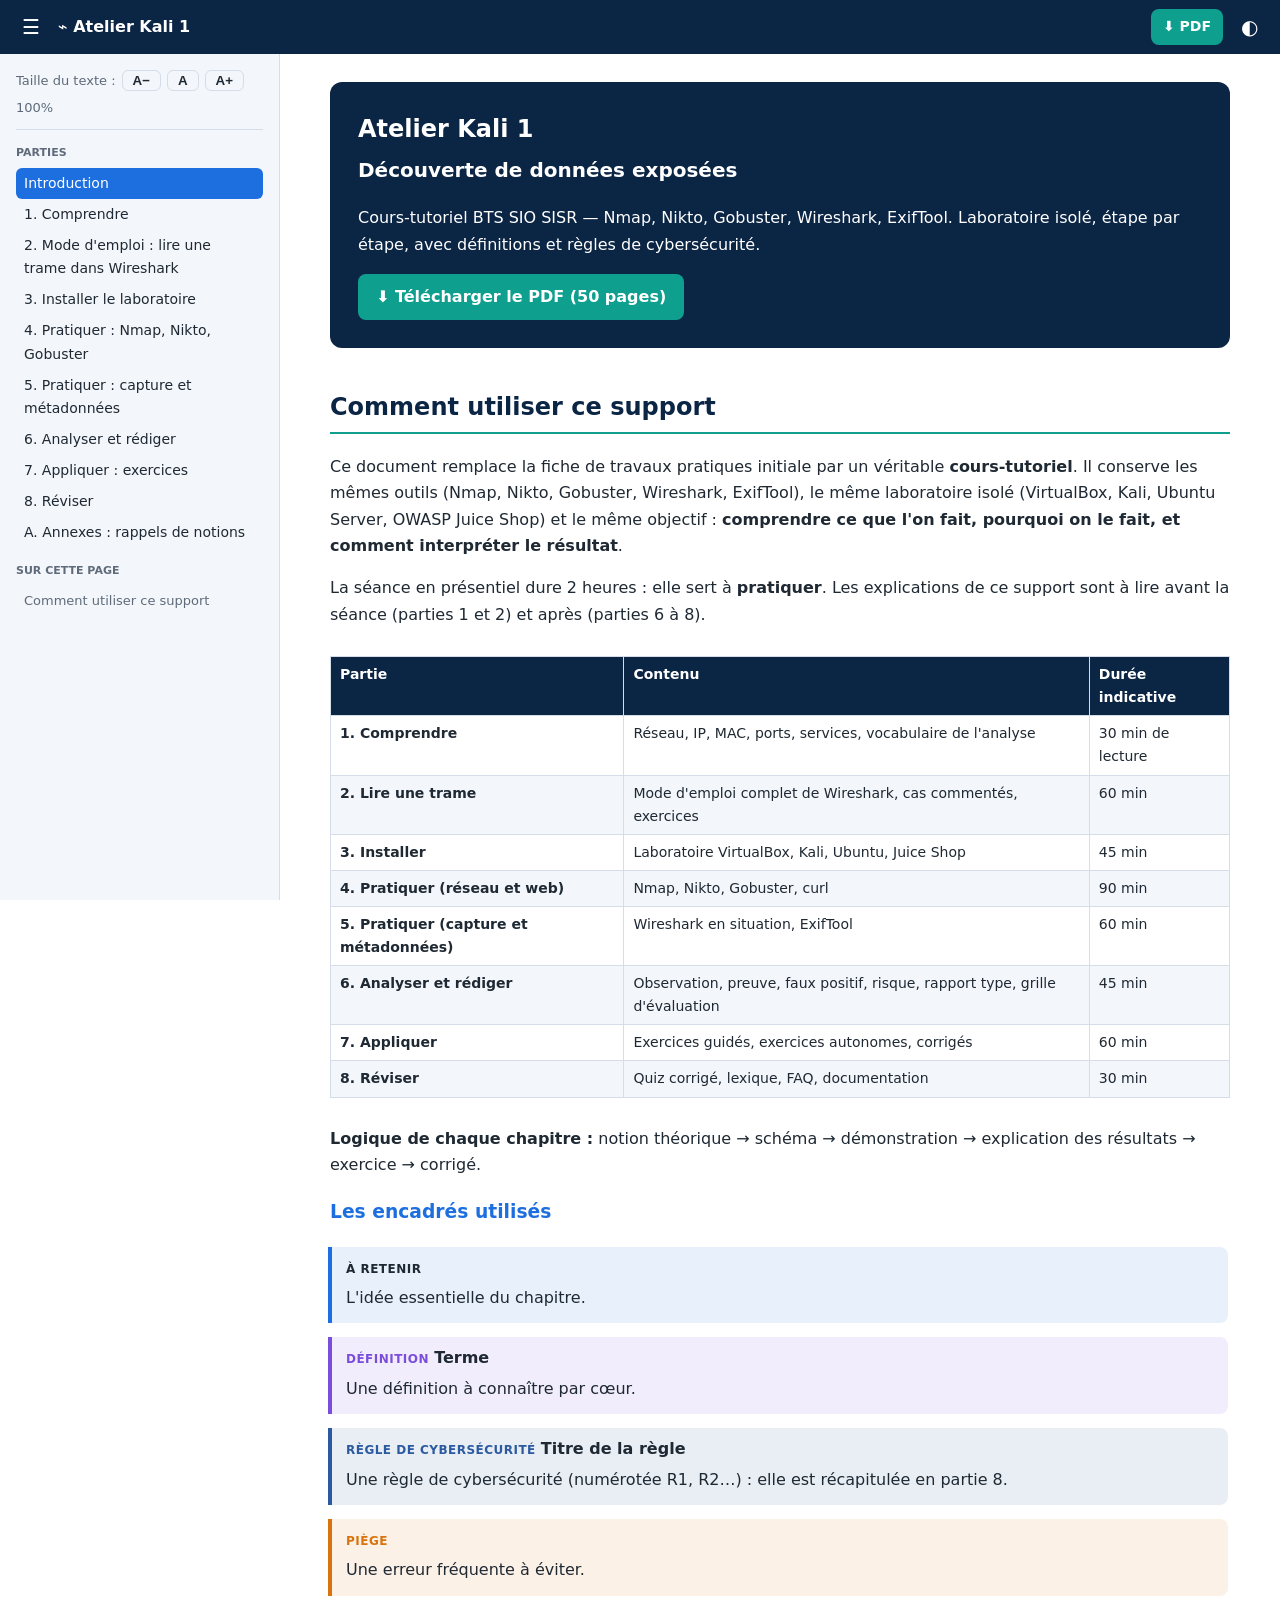
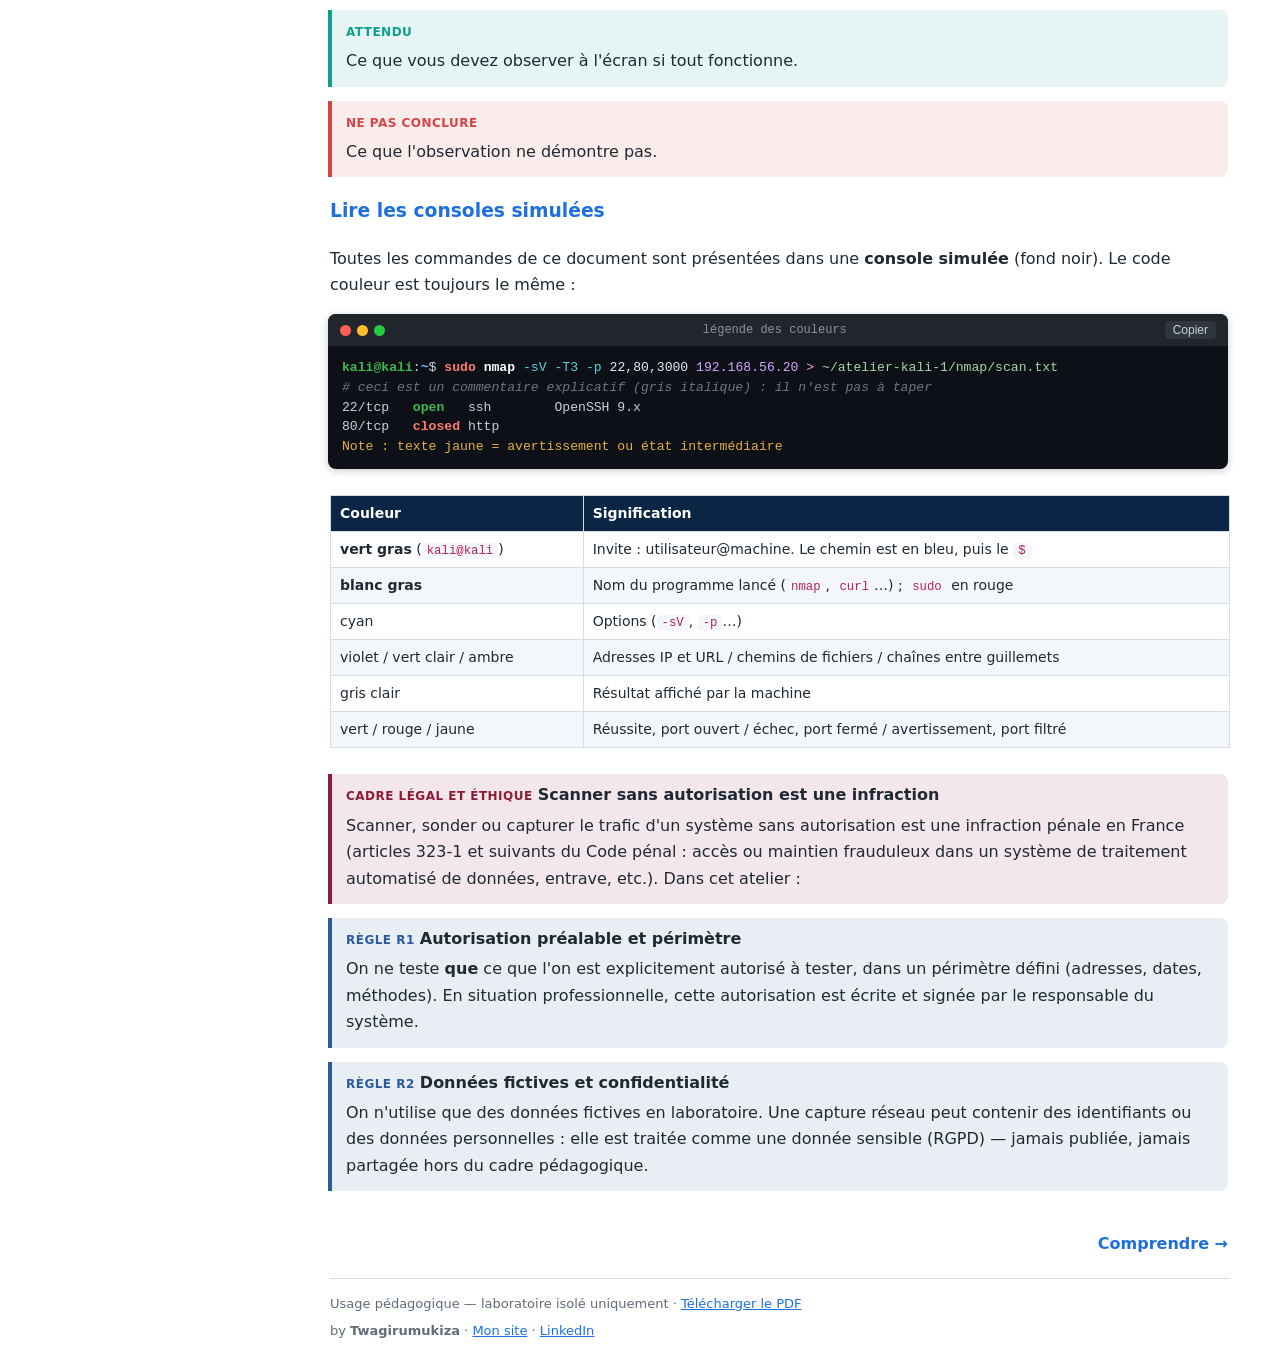
<file: index.html>
<!doctype html><html lang="fr"><head><meta charset="utf-8"><meta name="viewport" content="width=device-width,initial-scale=1"><title>Introduction · Atelier Kali 1</title><link rel="stylesheet" href="assets/site.css"><script>if(localStorage.sb=='0')document.documentElement.classList.add('hide');if(localStorage.th)document.documentElement.dataset.th=localStorage.th;if(localStorage.fs)document.documentElement.style.setProperty('--fs',localStorage.fs+'%')</script></head><body>
<header><button id="mn" aria-label="Menu">☰</button><a class="lg" href="index.html">⌁ Atelier Kali 1</a><a class="btn sm" href="assets/Seance3_Atelier_Kali1_Cours_detaille.pdf" download>⬇ PDF</a><button id="th" aria-label="Thème">◐</button></header>
<nav id="sb"><div class="fs">Taille du texte : <button data-fs="-10" aria-label="Réduire">A−</button><button data-fs="0" aria-label="Taille normale">A</button><button data-fs="10" aria-label="Agrandir">A+</button><span id="fv">100%</span></div><b>Parties</b><a href="index.html" data-f="index.html">Introduction</a><a href="partie-1.html" data-f="partie-1.html">1. Comprendre</a><a href="partie-2.html" data-f="partie-2.html">2. Mode d'emploi : lire une trame dans Wireshark</a><a href="partie-3.html" data-f="partie-3.html">3. Installer le laboratoire</a><a href="partie-4.html" data-f="partie-4.html">4. Pratiquer : Nmap, Nikto, Gobuster</a><a href="partie-5.html" data-f="partie-5.html">5. Pratiquer : capture et métadonnées</a><a href="partie-6.html" data-f="partie-6.html">6. Analyser et rédiger</a><a href="partie-7.html" data-f="partie-7.html">7. Appliquer : exercices</a><a href="partie-8.html" data-f="partie-8.html">8. Réviser</a><a href="annexes.html" data-f="annexes.html">A. Annexes : rappels de notions</a><b>Sur cette page</b><a class="t" href="#comment-utiliser-ce-support">Comment utiliser ce support</a></nav>
<main><section class="hero"><h1>Atelier Kali 1<br><small>Découverte de données exposées</small></h1><p>Cours-tutoriel BTS SIO SISR — Nmap, Nikto, Gobuster, Wireshark, ExifTool. Laboratoire isolé, étape par étape, avec définitions et règles de cybersécurité.</p><a class="btn" href="assets/Seance3_Atelier_Kali1_Cours_detaille.pdf" download>⬇ Télécharger le PDF (50 pages)</a></section><h2 id="comment-utiliser-ce-support">Comment utiliser ce support</h2><p>Ce document remplace la fiche de travaux pratiques initiale par un véritable <strong>cours-tutoriel</strong>. Il conserve les mêmes outils (Nmap, Nikto, Gobuster, Wireshark, ExifTool), le même laboratoire isolé (VirtualBox, Kali, Ubuntu Server, OWASP Juice Shop) et le même objectif : <strong>comprendre ce que l'on fait, pourquoi on le fait, et comment interpréter le résultat</strong>.</p><p>La séance en présentiel dure 2 heures : elle sert à <strong>pratiquer</strong>. Les explications de ce support sont à lire avant la séance (parties 1 et 2) et après (parties 6 à 8).</p><div class="tw"><table><thead><tr><th>Partie</th><th>Contenu</th><th>Durée indicative</th></tr></thead><tbody><tr><td><strong>1. Comprendre</strong></td><td>Réseau, IP, MAC, ports, services, vocabulaire de l'analyse</td><td>30 min de lecture</td></tr><tr><td><strong>2. Lire une trame</strong></td><td>Mode d'emploi complet de Wireshark, cas commentés, exercices</td><td>60 min</td></tr><tr><td><strong>3. Installer</strong></td><td>Laboratoire VirtualBox, Kali, Ubuntu, Juice Shop</td><td>45 min</td></tr><tr><td><strong>4. Pratiquer (réseau et web)</strong></td><td>Nmap, Nikto, Gobuster, curl</td><td>90 min</td></tr><tr><td><strong>5. Pratiquer (capture et métadonnées)</strong></td><td>Wireshark en situation, ExifTool</td><td>60 min</td></tr><tr><td><strong>6. Analyser et rédiger</strong></td><td>Observation, preuve, faux positif, risque, rapport type, grille d'évaluation</td><td>45 min</td></tr><tr><td><strong>7. Appliquer</strong></td><td>Exercices guidés, exercices autonomes, corrigés</td><td>60 min</td></tr><tr><td><strong>8. Réviser</strong></td><td>Quiz corrigé, lexique, FAQ, documentation</td><td>30 min</td></tr></tbody></table></div><p><strong>Logique de chaque chapitre :</strong> notion théorique → schéma → démonstration → explication des résultats → exercice → corrigé.</p><h3>Les encadrés utilisés</h3><div class="box retenir"><b class="lab">À RETENIR</b> <b></b><p>L'idée essentielle du chapitre.</p></div><div class="box definition"><b class="lab">DÉFINITION</b> <b>Terme</b><p>Une définition à connaître par cœur.</p></div><div class="box regle"><b class="lab">RÈGLE DE CYBERSÉCURITÉ</b> <b>Titre de la règle</b><p>Une règle de cybersécurité (numérotée R1, R2…) : elle est récapitulée en partie 8.</p></div><div class="box piege"><b class="lab">PIÈGE</b> <b></b><p>Une erreur fréquente à éviter.</p></div><div class="box attendu"><b class="lab">ATTENDU</b> <b></b><p>Ce que vous devez observer à l'écran si tout fonctionne.</p></div><div class="box nonconclure"><b class="lab">NE PAS CONCLURE</b> <b></b><p>Ce que l'observation ne démontre pas.</p></div><h3>Lire les consoles simulées</h3><p>Toutes les commandes de ce document sont présentées dans une <strong>console simulée</strong> (fond noir). Le code couleur est toujours le même :</p><div class="term"><div class="bar"><i></i><i></i><i></i><span>légende des couleurs</span><button class="cp" data-c="sudo nmap -sV -T3 -p 22,80,3000 192.168.56.20 &gt; ~/atelier-kali-1/nmap/scan.txt">Copier</button></div><pre><span class="g">kali@kali</span>:<span class="bl">~</span>$ <span style="color:#ff7b72"><b>sudo</b></span> <span style="color:#ffffff"><b>nmap</b></span> <span style="color:#56d4dd">-sV</span> <span style="color:#56d4dd">-T3</span> <span style="color:#56d4dd">-p</span> <span style="color:#e6edf3">22,80,3000</span> <span style="color:#d2a8ff">192.168.56.20</span> <span style="color:#ff9bce">&gt;</span> <span style="color:#a5d6a7">~/atelier-kali-1/nmap/scan.txt</span>
<span class="cm"># ceci est un commentaire explicatif (gris italique) : il n'est pas à taper</span>
22/tcp   <span style="color:#3fb950"><b>open</b></span>   ssh        OpenSSH 9.x
80/tcp   <span style="color:#ff7b72"><b>closed</b></span> http
<span style="color:#e3b341">Note : texte jaune = avertissement ou état intermédiaire</span></pre></div><div class="tw"><table><thead><tr><th>Couleur</th><th>Signification</th></tr></thead><tbody><tr><td><strong>vert gras</strong> (<code>kali@kali</code>)</td><td>Invite : utilisateur@machine. Le chemin est en bleu, puis le <code>$</code></td></tr><tr><td><strong>blanc gras</strong></td><td>Nom du programme lancé (<code>nmap</code>, <code>curl</code>…) ; <code>sudo</code> en rouge</td></tr><tr><td>cyan</td><td>Options (<code>-sV</code>, <code>-p</code>…)</td></tr><tr><td>violet / vert clair / ambre</td><td>Adresses IP et URL / chemins de fichiers / chaînes entre guillemets</td></tr><tr><td>gris clair</td><td>Résultat affiché par la machine</td></tr><tr><td>vert / rouge / jaune</td><td>Réussite, port ouvert / échec, port fermé / avertissement, port filtré</td></tr></tbody></table></div><div class="box legal"><b class="lab">CADRE LÉGAL ET ÉTHIQUE</b> <b>Scanner sans autorisation est une infraction</b><p>Scanner, sonder ou capturer le trafic d'un système sans autorisation est une infraction pénale en France (articles 323-1 et suivants du Code pénal : accès ou maintien frauduleux dans un système de traitement automatisé de données, entrave, etc.). Dans cet atelier :</p></div><div class="box regle"><b class="lab">RÈGLE R1</b> <b>Autorisation préalable et périmètre</b><p>On ne teste <strong>que</strong> ce que l'on est explicitement autorisé à tester, dans un périmètre défini (adresses, dates, méthodes). En situation professionnelle, cette autorisation est écrite et signée par le responsable du système.</p></div><div class="box regle"><b class="lab">RÈGLE R2</b> <b>Données fictives et confidentialité</b><p>On n'utilise que des données fictives en laboratoire. Une capture réseau peut contenir des identifiants ou des données personnelles : elle est traitée comme une donnée sensible (RGPD) — jamais publiée, jamais partagée hors du cadre pédagogique.</p></div><div class="pn"><span></span><a href="partie-1.html">Comprendre →</a></div><footer>Usage pédagogique — laboratoire isolé uniquement · <a href="assets/Seance3_Atelier_Kali1_Cours_detaille.pdf" download>Télécharger le PDF</a><div class="by">by <strong>Twagirumukiza</strong> · <a href="https://twagirumukiza.github.io/Twagirumukiza-Innocent/" target="_blank" rel="noopener">Mon site</a> · <a href="https://www.linkedin.com/in/innocent-twagirumukiza/" target="_blank" rel="noopener">LinkedIn</a></div></footer></main>
<script src="assets/config.js"></script><script src="assets/site.js"></script></body></html>
</file>
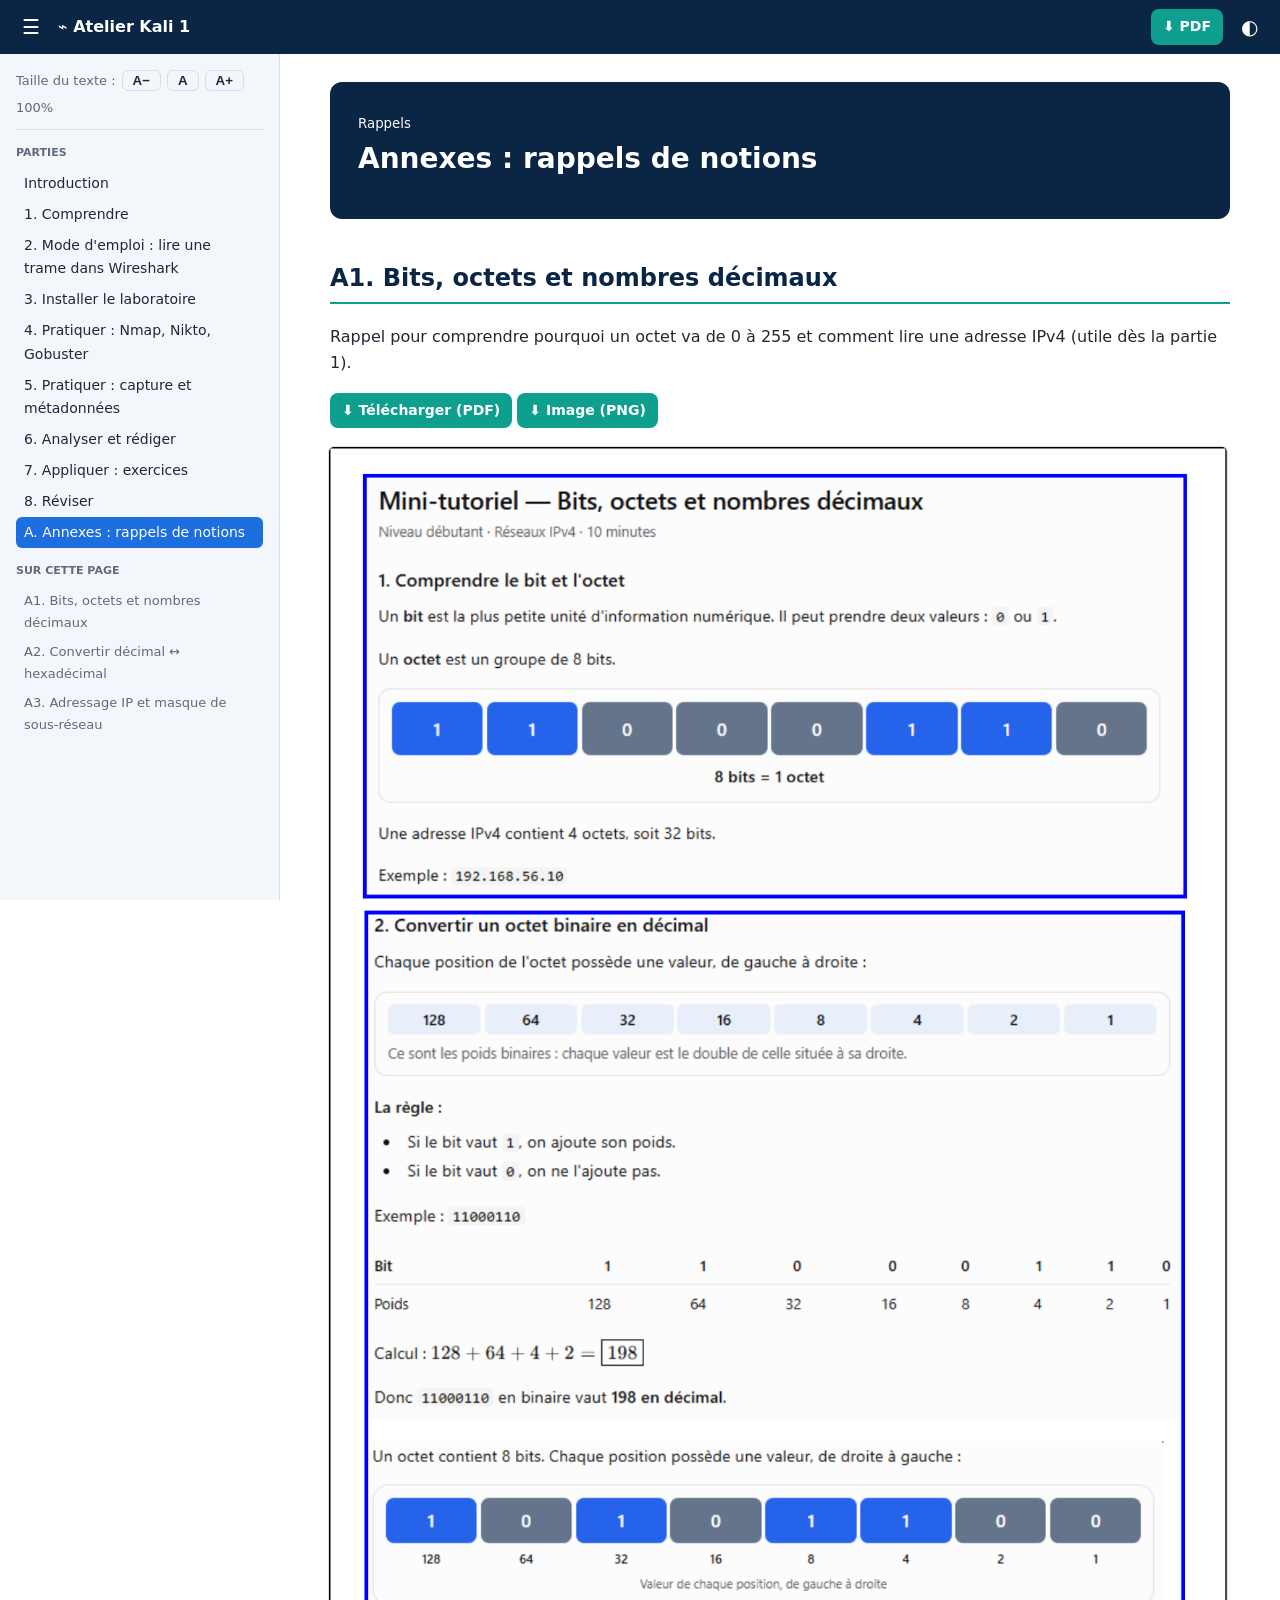
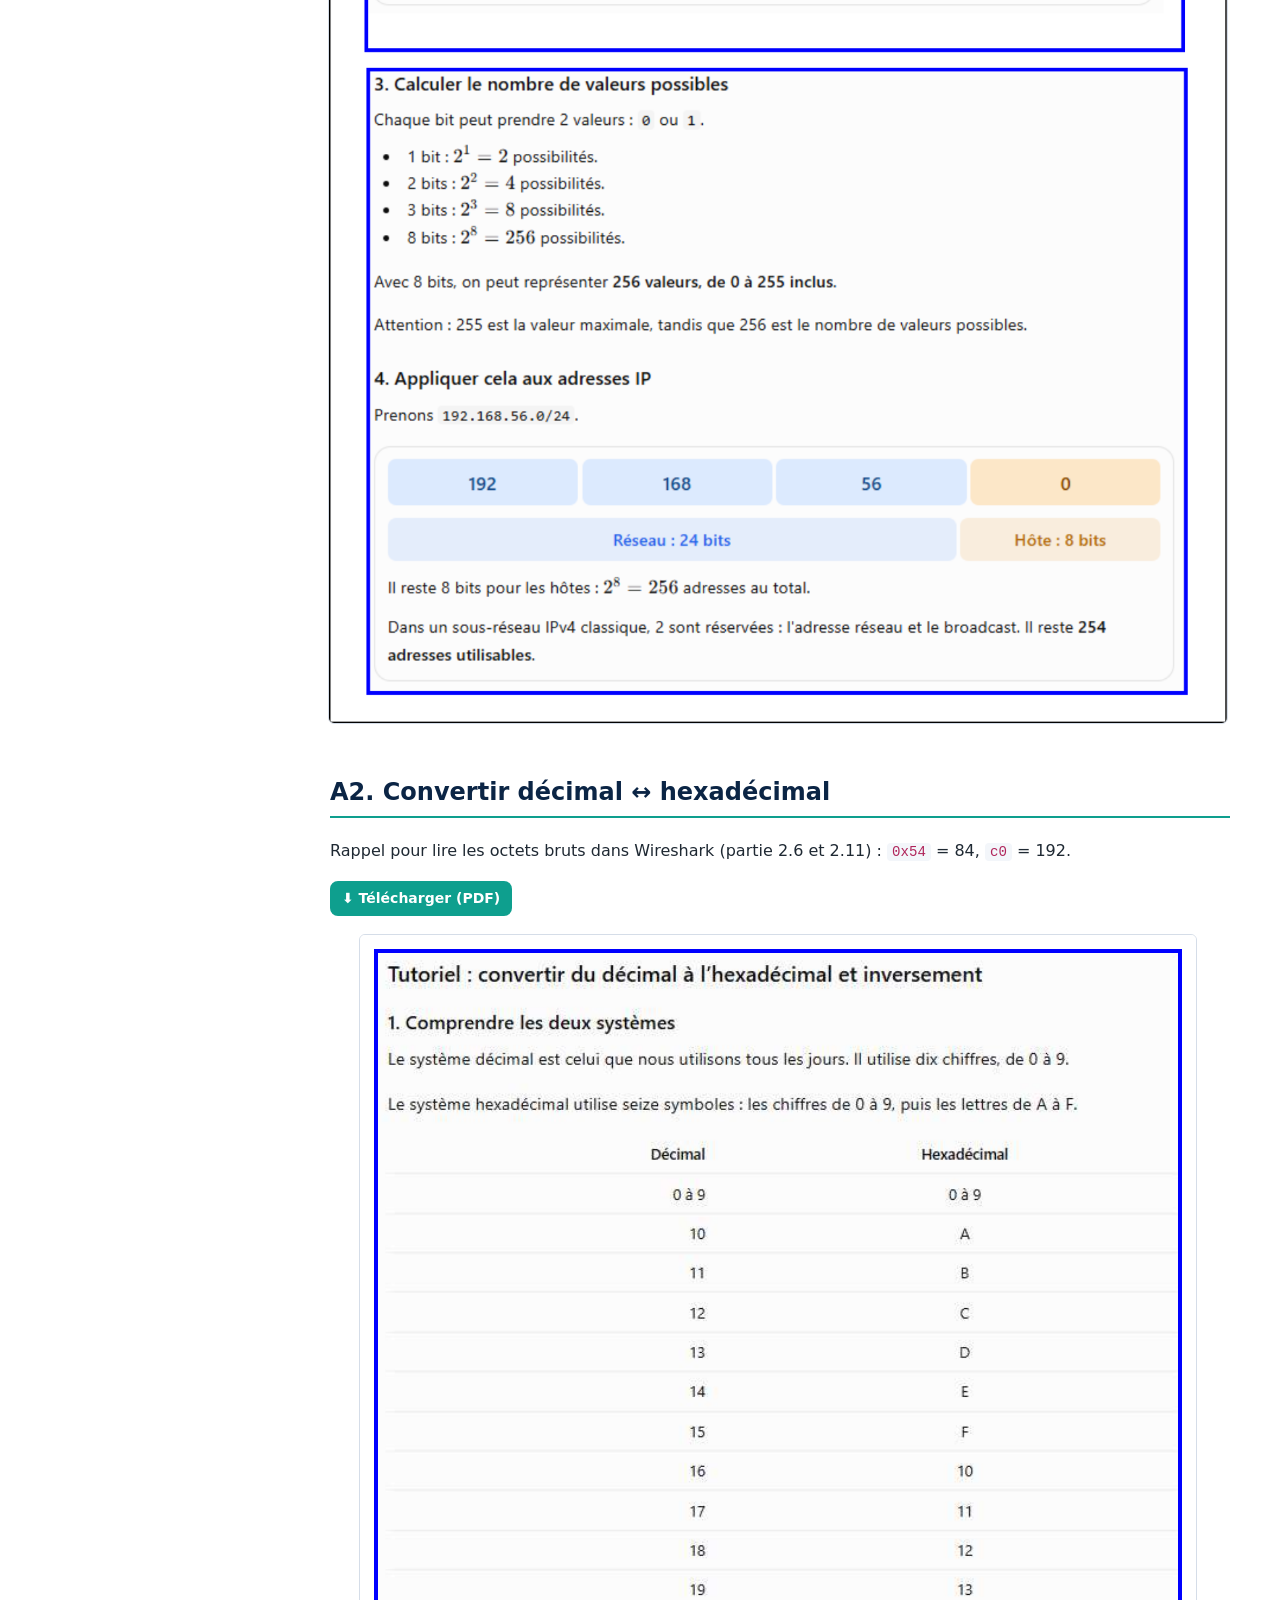
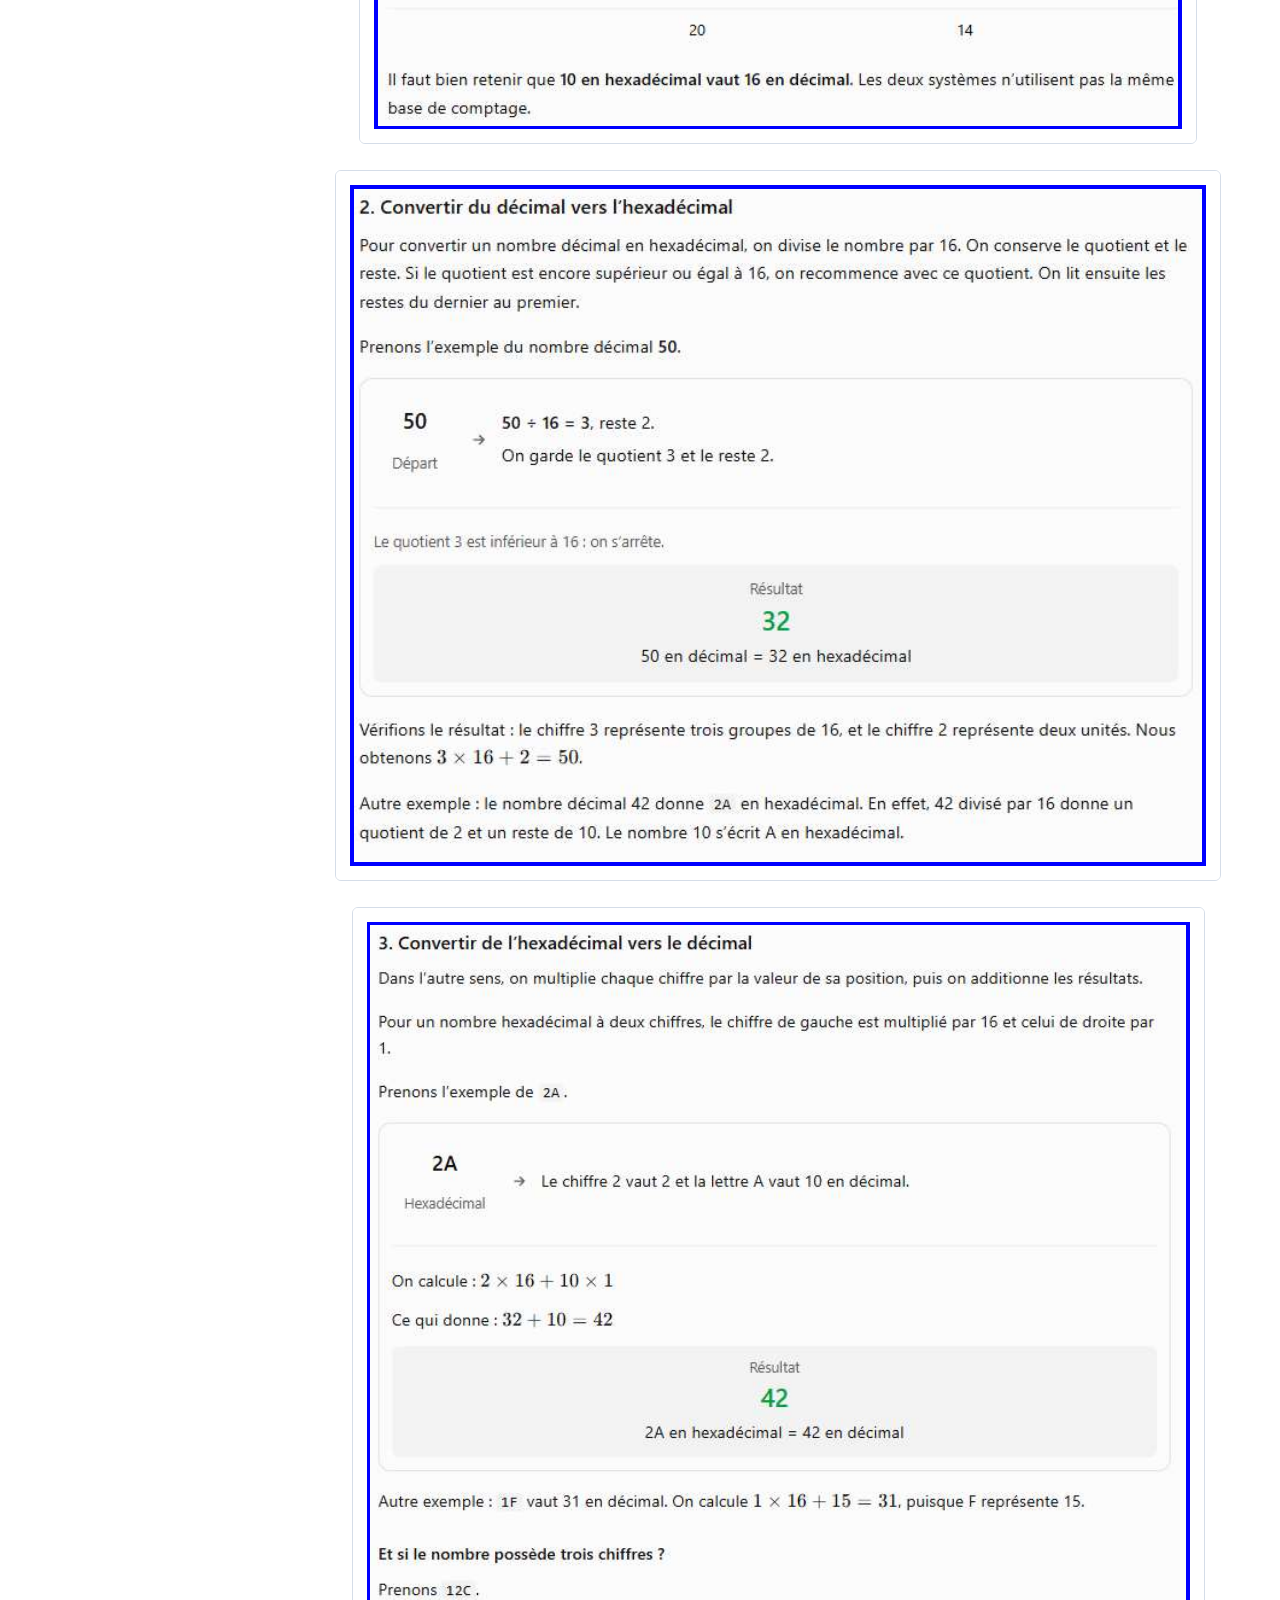
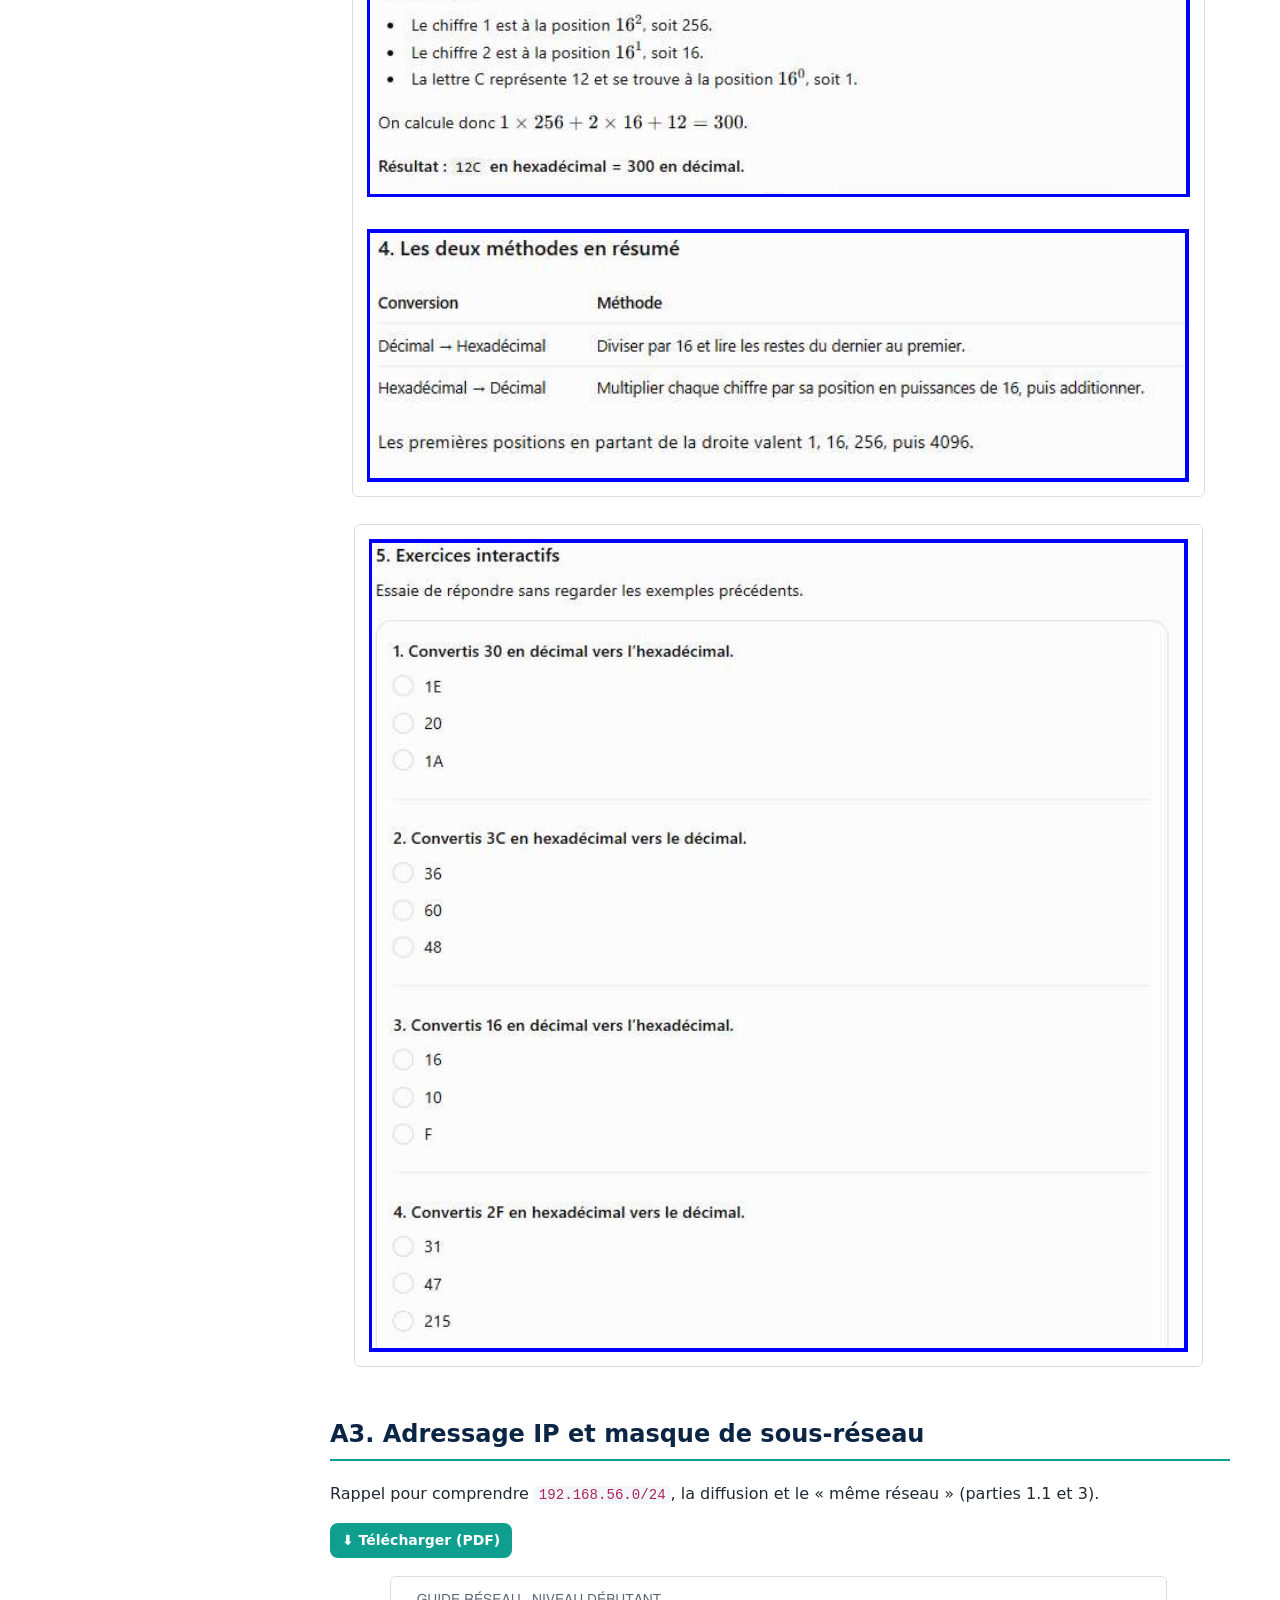
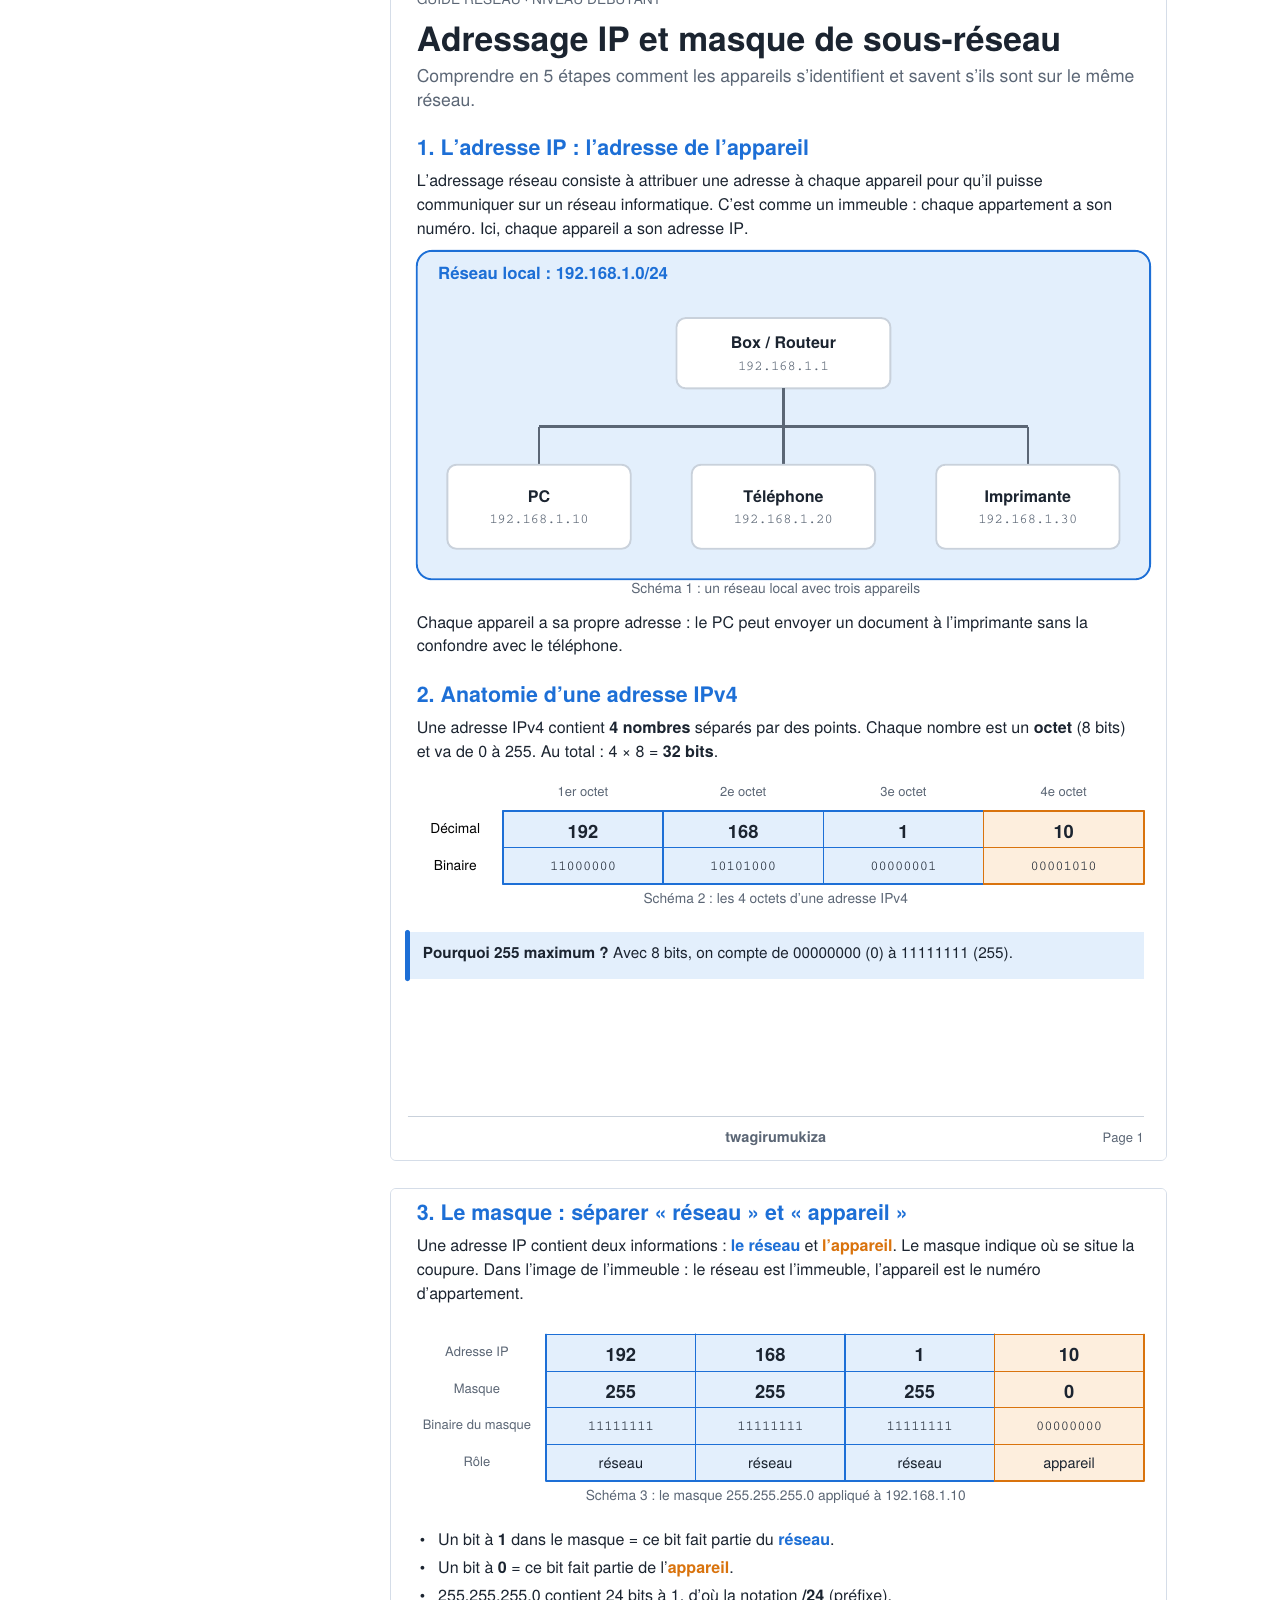
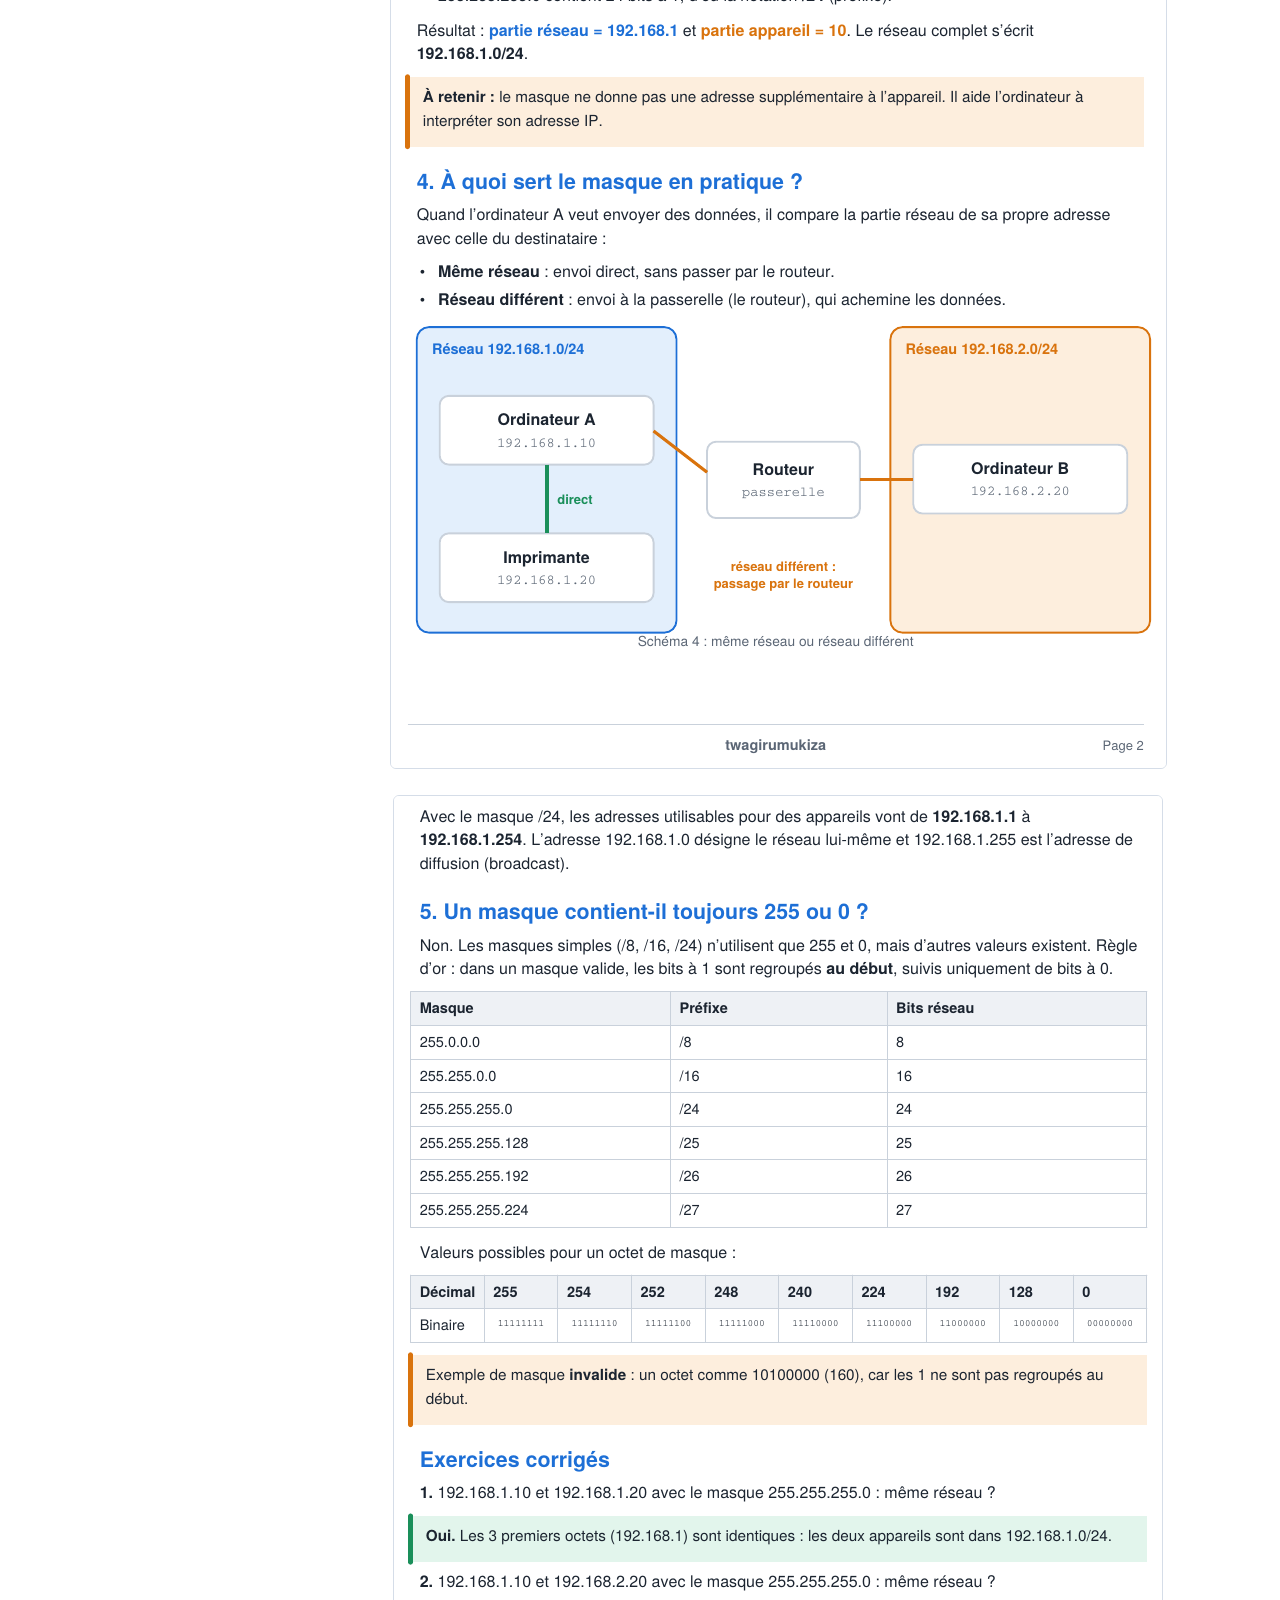
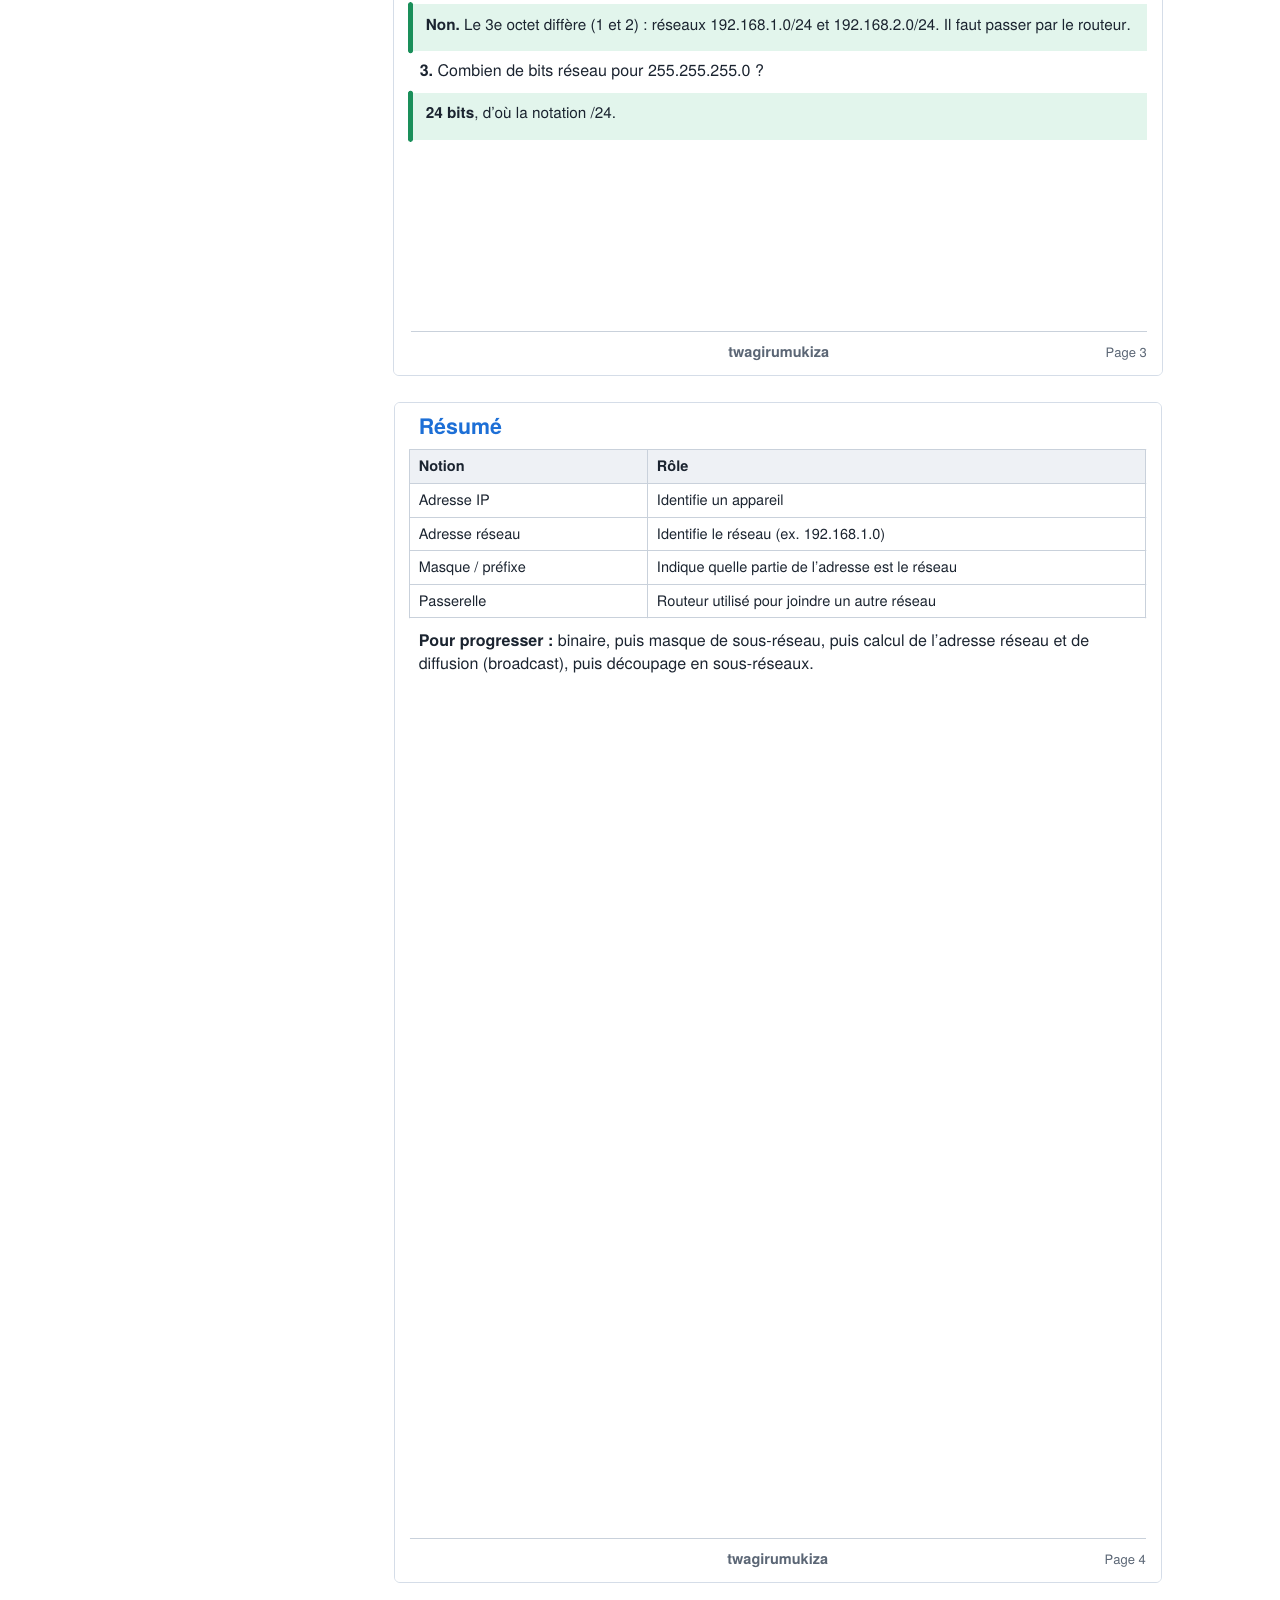
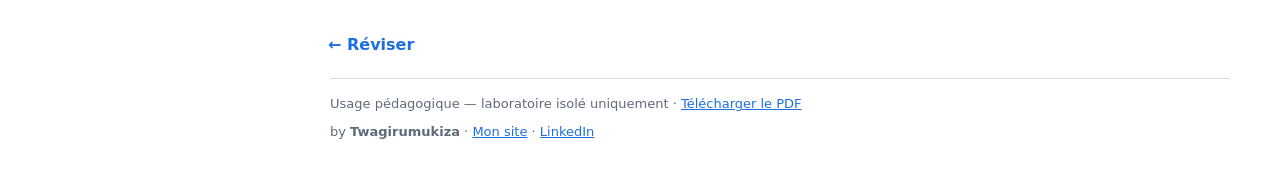
<file: annexes.html>
<!doctype html><html lang="fr"><head><meta charset="utf-8"><meta name="viewport" content="width=device-width,initial-scale=1"><title>Annexes : rappels de notions · Atelier Kali 1</title><link rel="stylesheet" href="assets/site.css"><script>if(localStorage.sb=='0')document.documentElement.classList.add('hide');if(localStorage.th)document.documentElement.dataset.th=localStorage.th;if(localStorage.fs)document.documentElement.style.setProperty('--fs',localStorage.fs+'%')</script></head><body>
<header><button id="mn" aria-label="Menu">☰</button><a class="lg" href="index.html">⌁ Atelier Kali 1</a><a class="btn sm" href="assets/Seance3_Atelier_Kali1_Cours_detaille.pdf" download>⬇ PDF</a><button id="th" aria-label="Thème">◐</button></header>
<nav id="sb"><div class="fs">Taille du texte : <button data-fs="-10" aria-label="Réduire">A−</button><button data-fs="0" aria-label="Taille normale">A</button><button data-fs="10" aria-label="Agrandir">A+</button><span id="fv">100%</span></div><b>Parties</b><a href="index.html" data-f="index.html">Introduction</a><a href="partie-1.html" data-f="partie-1.html">1. Comprendre</a><a href="partie-2.html" data-f="partie-2.html">2. Mode d'emploi : lire une trame dans Wireshark</a><a href="partie-3.html" data-f="partie-3.html">3. Installer le laboratoire</a><a href="partie-4.html" data-f="partie-4.html">4. Pratiquer : Nmap, Nikto, Gobuster</a><a href="partie-5.html" data-f="partie-5.html">5. Pratiquer : capture et métadonnées</a><a href="partie-6.html" data-f="partie-6.html">6. Analyser et rédiger</a><a href="partie-7.html" data-f="partie-7.html">7. Appliquer : exercices</a><a href="partie-8.html" data-f="partie-8.html">8. Réviser</a><a href="annexes.html" data-f="annexes.html">A. Annexes : rappels de notions</a><b>Sur cette page</b><a class="t" href="#annexe-bits">A1. Bits, octets et nombres décimaux</a><a class="t" href="#annexe-hexa">A2. Convertir décimal ↔ hexadécimal</a><a class="t" href="#annexe-masque">A3. Adressage IP et masque de sous-réseau</a></nav>
<main><div class="ph"><small>Rappels</small><h1>Annexes : rappels de notions</h1></div><h2 id="annexe-bits">A1. Bits, octets et nombres décimaux</h2><p>Rappel pour comprendre pourquoi un octet va de 0 à 255 et comment lire une adresse IPv4 (utile dès la partie 1).</p><p><a class="btn sm" href="assets/annexes/bits-octets-decimaux.pdf" download>⬇ Télécharger (PDF)</a> <a class="btn sm" href="assets/annexes/bits-octets-decimaux.png" download>⬇ Image (PNG)</a> </p><figure><img class="z" src="assets/annexes/bits-octets-decimaux.png" alt="" loading="lazy"></figure><h2 id="annexe-hexa">A2. Convertir décimal ↔ hexadécimal</h2><p>Rappel pour lire les octets bruts dans Wireshark (partie 2.6 et 2.11) : <code>0x54</code> = 84, <code>c0</code> = 192.</p><p><a class="btn sm" href="assets/annexes/decimal-hexadecimal.pdf" download>⬇ Télécharger (PDF)</a> </p><figure><img class="z" src="assets/annexes/hexa-1.png" alt="" loading="lazy"></figure><figure><img class="z" src="assets/annexes/hexa-2.png" alt="" loading="lazy"></figure><figure><img class="z" src="assets/annexes/hexa-3.png" alt="" loading="lazy"></figure><figure><img class="z" src="assets/annexes/hexa-4.png" alt="" loading="lazy"></figure><h2 id="annexe-masque">A3. Adressage IP et masque de sous-réseau</h2><p>Rappel pour comprendre <code>192.168.56.0/24</code>, la diffusion et le « même réseau » (parties 1.1 et 3).</p><p><a class="btn sm" href="assets/annexes/adressage-ip-masque.pdf" download>⬇ Télécharger (PDF)</a> </p><figure><img class="z" src="assets/annexes/ip-1.png" alt="" loading="lazy"></figure><figure><img class="z" src="assets/annexes/ip-2.png" alt="" loading="lazy"></figure><figure><img class="z" src="assets/annexes/ip-3.png" alt="" loading="lazy"></figure><figure><img class="z" src="assets/annexes/ip-4.png" alt="" loading="lazy"></figure><div class="pn"><a href="partie-8.html">← Réviser</a><span></span></div><footer>Usage pédagogique — laboratoire isolé uniquement · <a href="assets/Seance3_Atelier_Kali1_Cours_detaille.pdf" download>Télécharger le PDF</a><div class="by">by <strong>Twagirumukiza</strong> · <a href="https://twagirumukiza.github.io/Twagirumukiza-Innocent/" target="_blank" rel="noopener">Mon site</a> · <a href="https://www.linkedin.com/in/innocent-twagirumukiza/" target="_blank" rel="noopener">LinkedIn</a></div></footer></main>
<script src="assets/config.js"></script><script src="assets/site.js"></script></body></html>
</file>
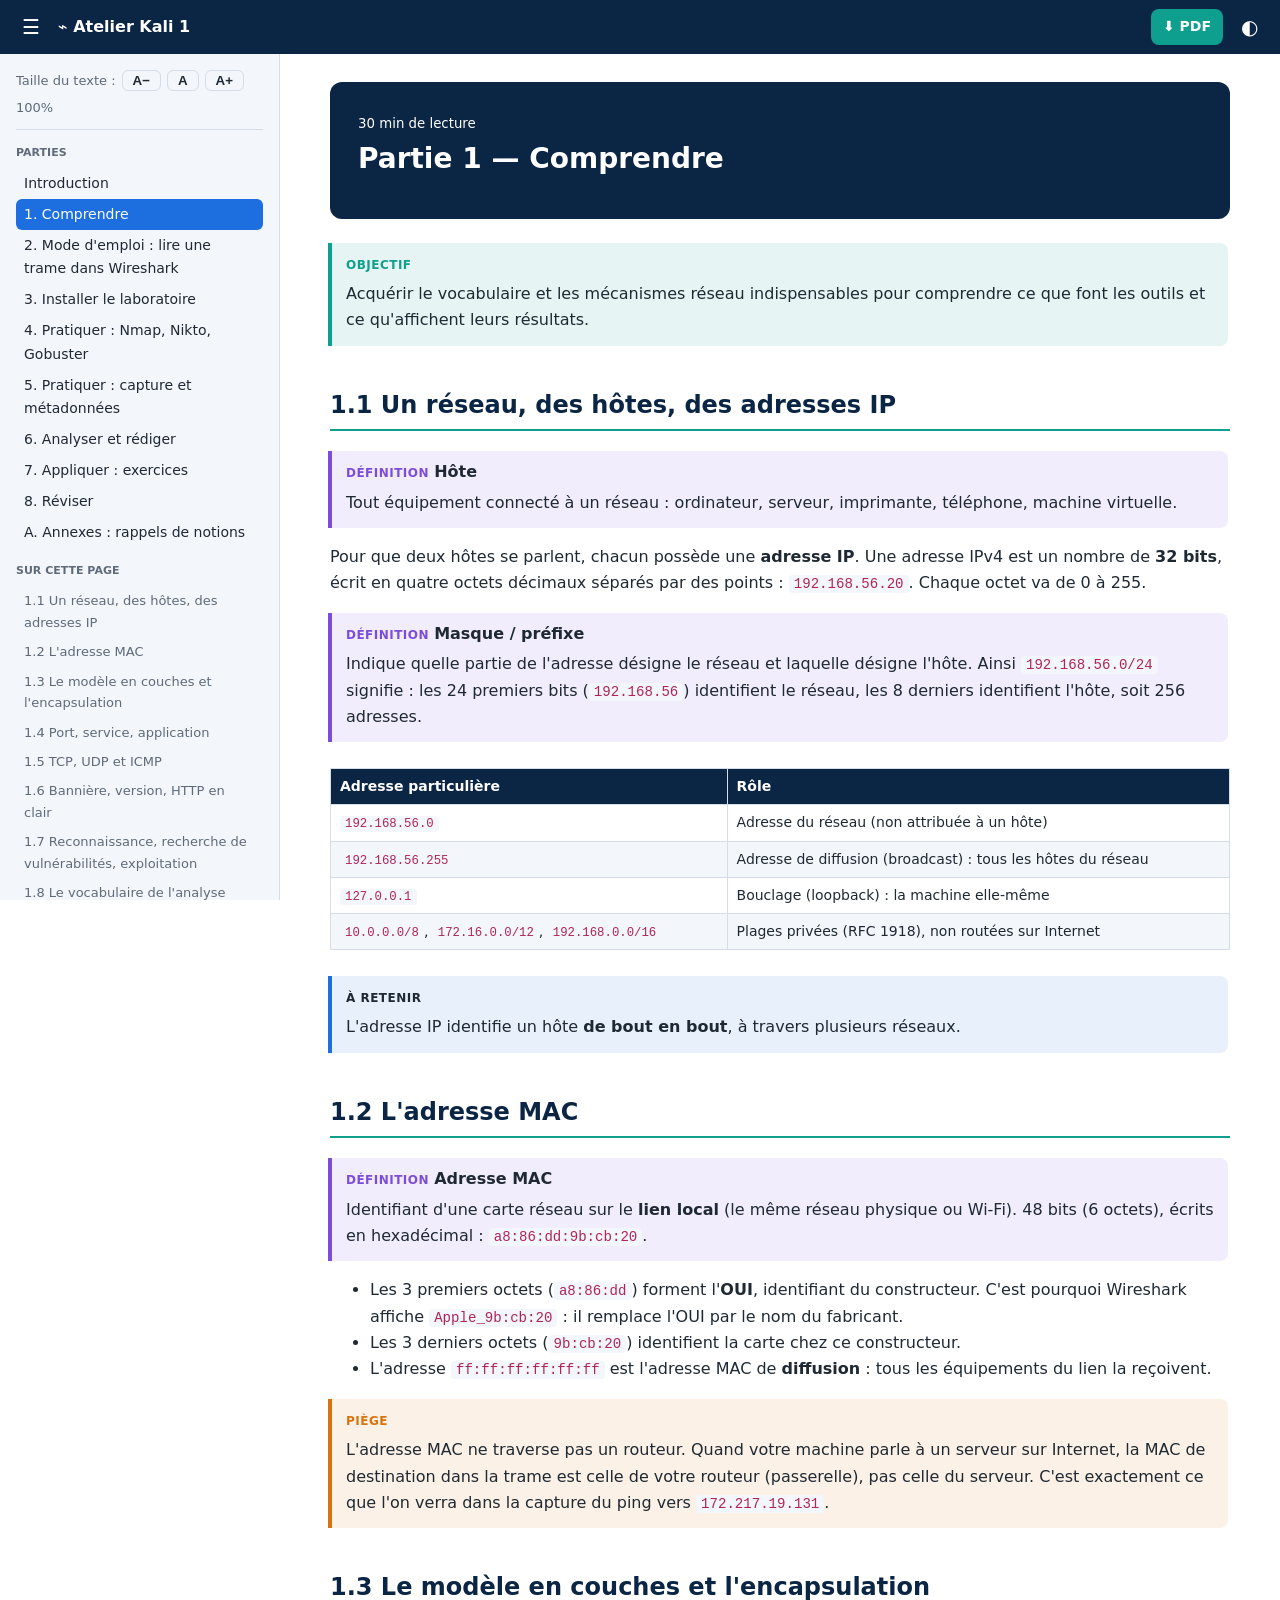
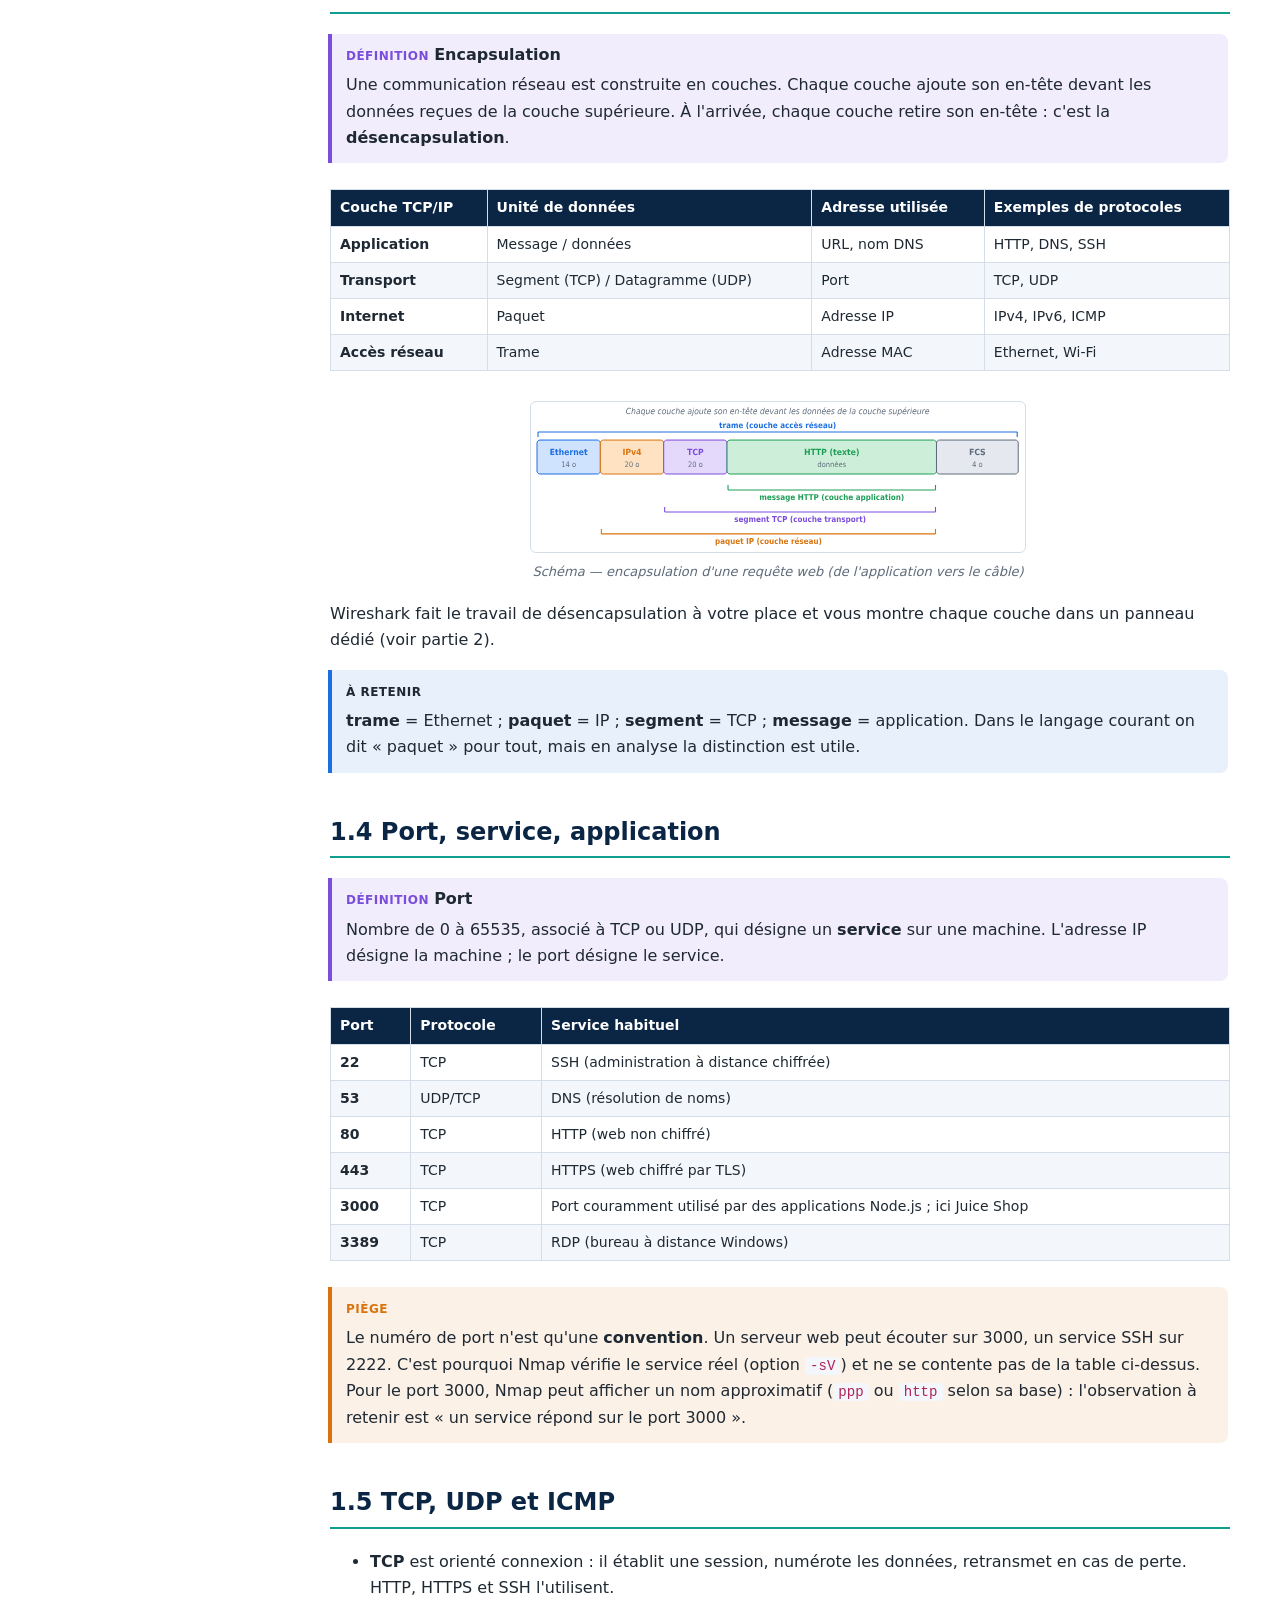
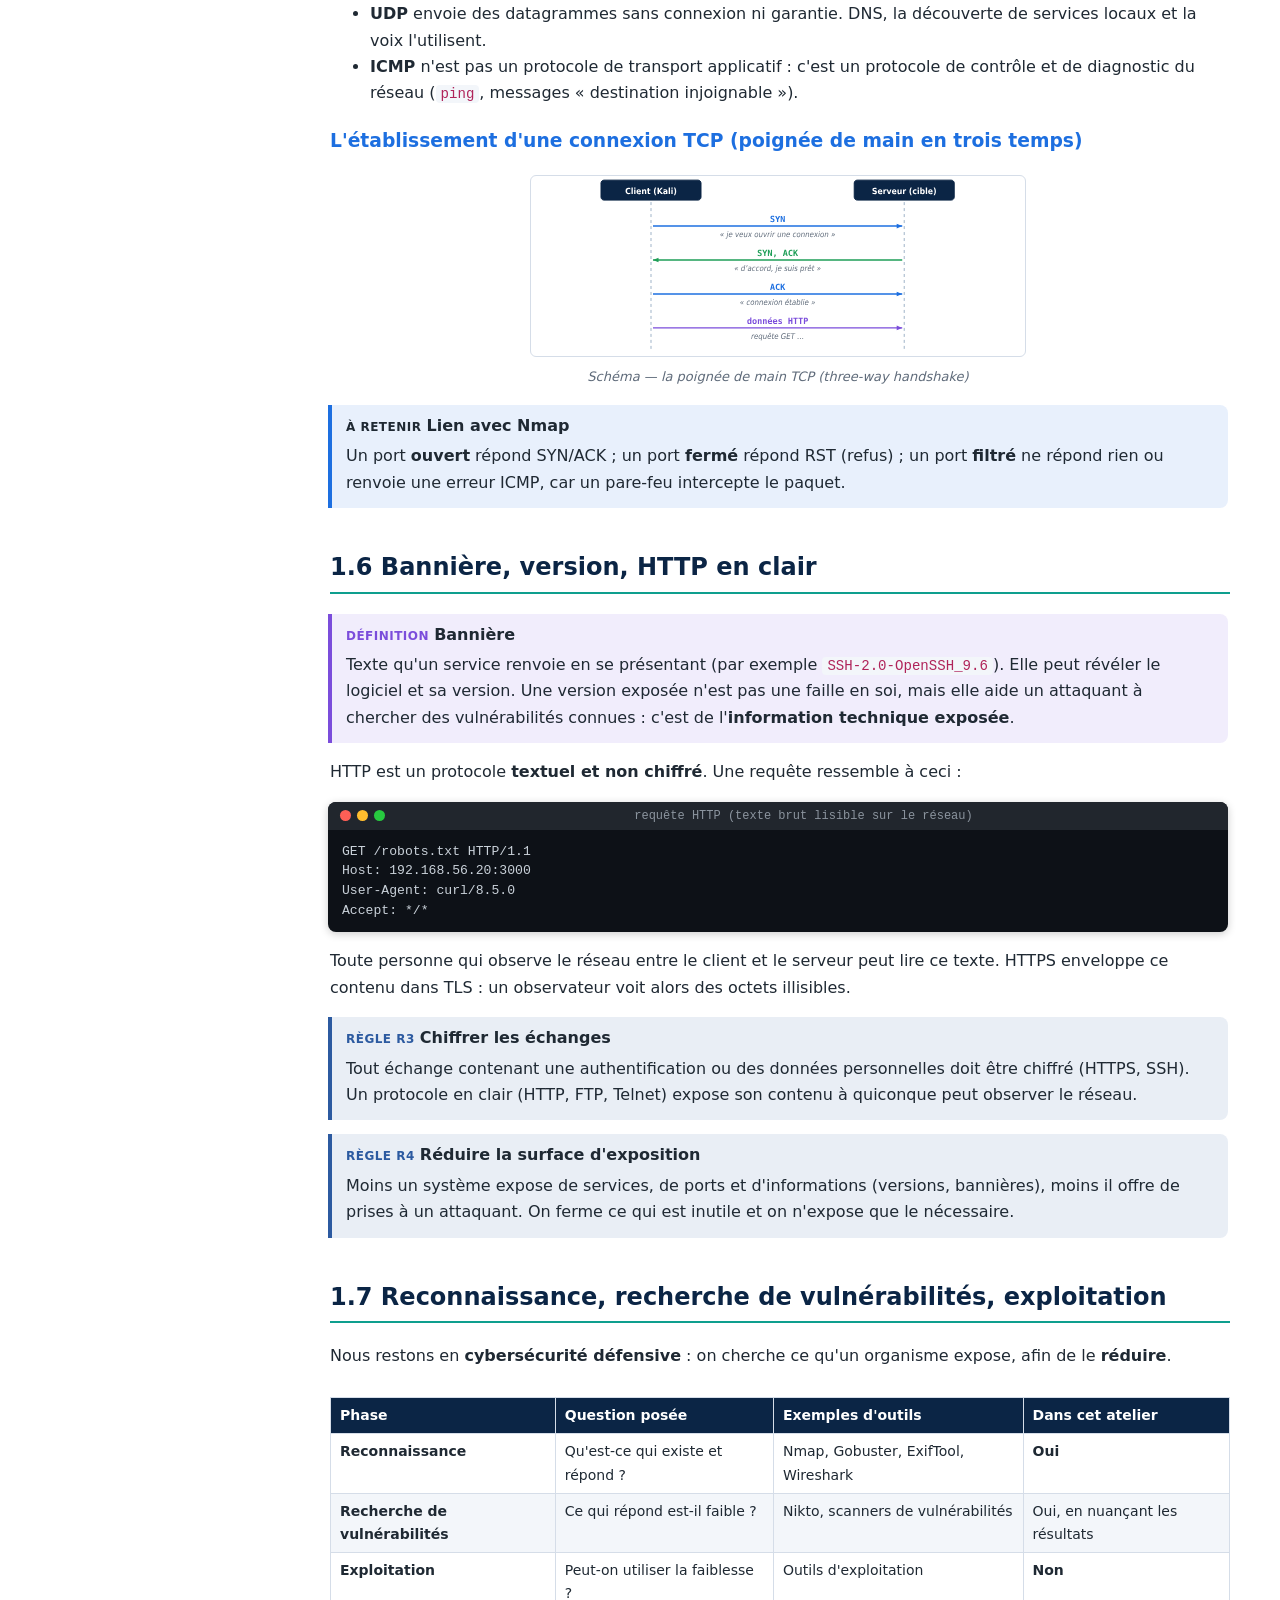
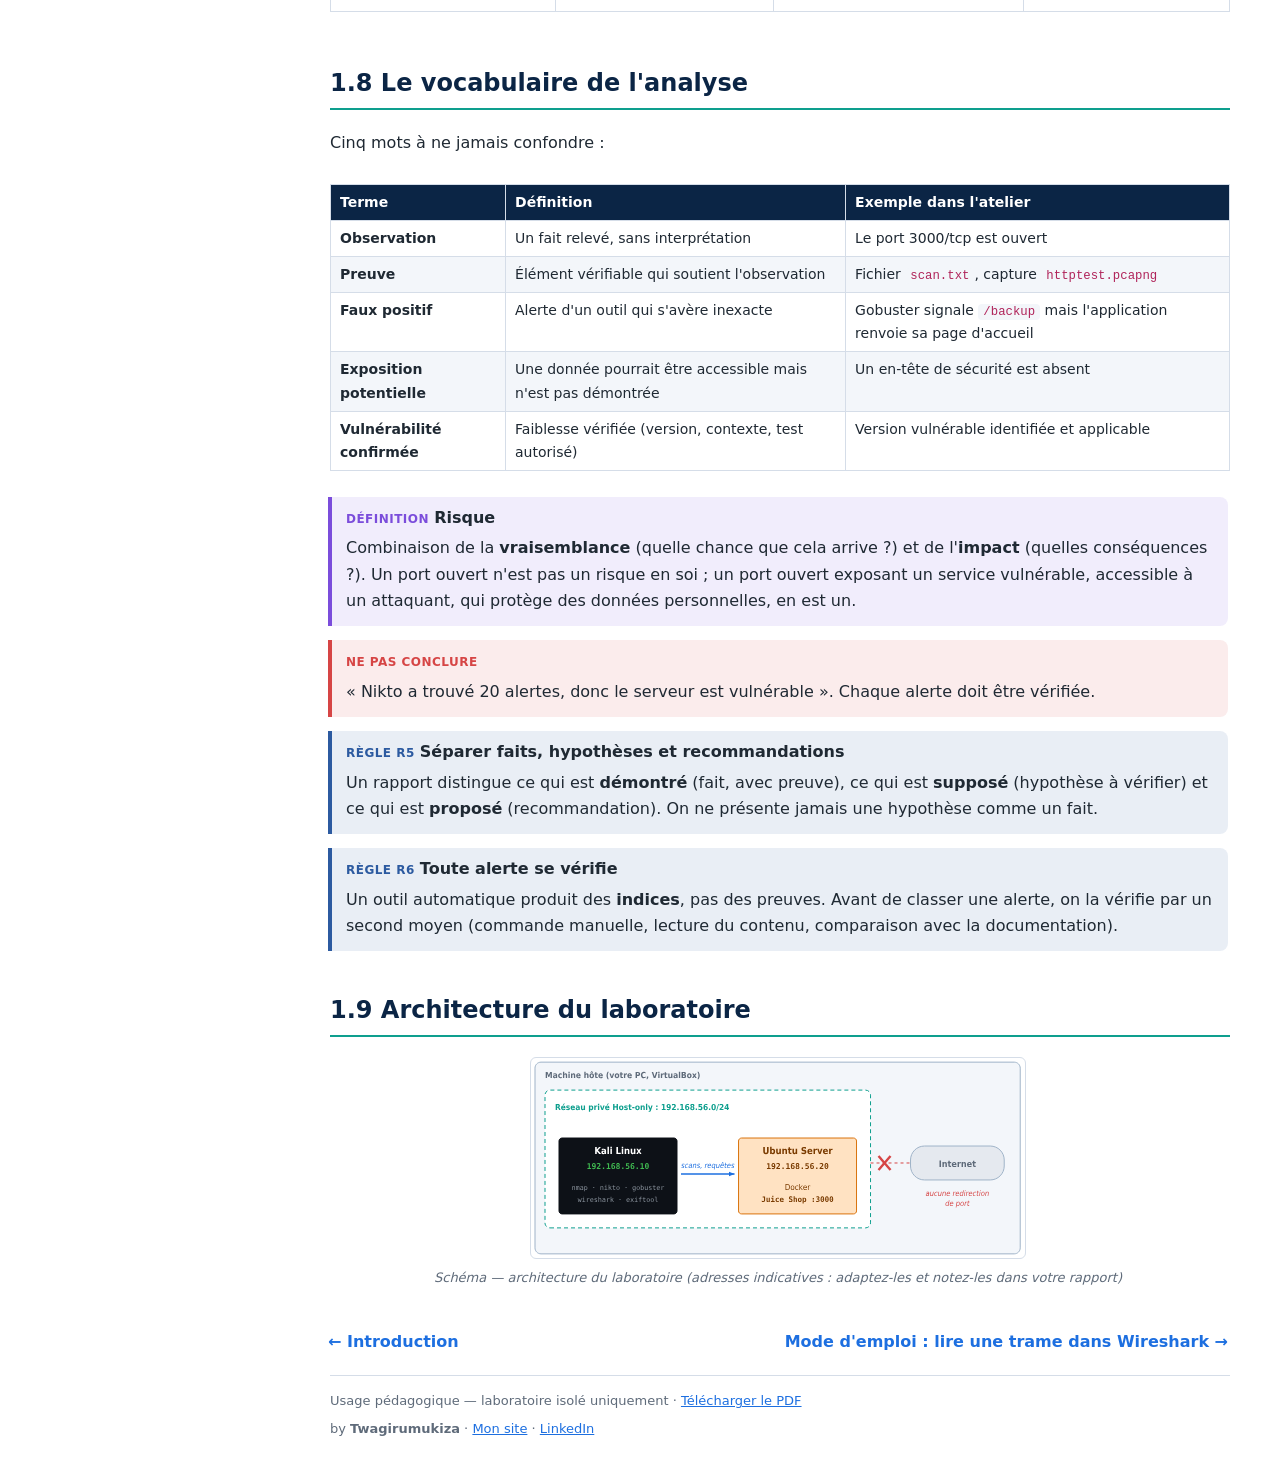
<file: partie-1.html>
<!doctype html><html lang="fr"><head><meta charset="utf-8"><meta name="viewport" content="width=device-width,initial-scale=1"><title>Partie 1 — Comprendre · Atelier Kali 1</title><link rel="stylesheet" href="assets/site.css"><script>if(localStorage.sb=='0')document.documentElement.classList.add('hide');if(localStorage.th)document.documentElement.dataset.th=localStorage.th;if(localStorage.fs)document.documentElement.style.setProperty('--fs',localStorage.fs+'%')</script></head><body>
<header><button id="mn" aria-label="Menu">☰</button><a class="lg" href="index.html">⌁ Atelier Kali 1</a><a class="btn sm" href="assets/Seance3_Atelier_Kali1_Cours_detaille.pdf" download>⬇ PDF</a><button id="th" aria-label="Thème">◐</button></header>
<nav id="sb"><div class="fs">Taille du texte : <button data-fs="-10" aria-label="Réduire">A−</button><button data-fs="0" aria-label="Taille normale">A</button><button data-fs="10" aria-label="Agrandir">A+</button><span id="fv">100%</span></div><b>Parties</b><a href="index.html" data-f="index.html">Introduction</a><a href="partie-1.html" data-f="partie-1.html">1. Comprendre</a><a href="partie-2.html" data-f="partie-2.html">2. Mode d'emploi : lire une trame dans Wireshark</a><a href="partie-3.html" data-f="partie-3.html">3. Installer le laboratoire</a><a href="partie-4.html" data-f="partie-4.html">4. Pratiquer : Nmap, Nikto, Gobuster</a><a href="partie-5.html" data-f="partie-5.html">5. Pratiquer : capture et métadonnées</a><a href="partie-6.html" data-f="partie-6.html">6. Analyser et rédiger</a><a href="partie-7.html" data-f="partie-7.html">7. Appliquer : exercices</a><a href="partie-8.html" data-f="partie-8.html">8. Réviser</a><a href="annexes.html" data-f="annexes.html">A. Annexes : rappels de notions</a><b>Sur cette page</b><a class="t" href="#1-1-un-reseau-des-hotes-des-adresses-ip">1.1 Un réseau, des hôtes, des adresses IP</a><a class="t" href="#1-2-l-adresse-mac">1.2 L'adresse MAC</a><a class="t" href="#1-3-le-modele-en-couches-et-l-encapsulat">1.3 Le modèle en couches et l'encapsulation</a><a class="t" href="#1-4-port-service-application">1.4 Port, service, application</a><a class="t" href="#1-5-tcp-udp-et-icmp">1.5 TCP, UDP et ICMP</a><a class="t" href="#1-6-banniere-version-http-en-clair">1.6 Bannière, version, HTTP en clair</a><a class="t" href="#1-7-reconnaissance-recherche-de-vulnerab">1.7 Reconnaissance, recherche de vulnérabilités, exploitation</a><a class="t" href="#1-8-le-vocabulaire-de-l-analyse">1.8 Le vocabulaire de l'analyse</a><a class="t" href="#1-9-architecture-du-laboratoire">1.9 Architecture du laboratoire</a></nav>
<main><div class="ph"><small>30 min de lecture</small><h1>Partie 1 — Comprendre</h1></div><div class="box objectif"><b class="lab">OBJECTIF</b> <b></b><p>Acquérir le vocabulaire et les mécanismes réseau indispensables pour comprendre ce que font les outils et ce qu'affichent leurs résultats.</p></div><h2 id="1-1-un-reseau-des-hotes-des-adresses-ip">1.1 Un réseau, des hôtes, des adresses IP</h2><div class="box definition"><b class="lab">DÉFINITION</b> <b>Hôte</b><p>Tout équipement connecté à un réseau : ordinateur, serveur, imprimante, téléphone, machine virtuelle.</p></div><p>Pour que deux hôtes se parlent, chacun possède une <strong>adresse IP</strong>. Une adresse IPv4 est un nombre de <strong>32 bits</strong>, écrit en quatre octets décimaux séparés par des points : <code>192.168.56.20</code>. Chaque octet va de 0 à 255.</p><div class="box definition"><b class="lab">DÉFINITION</b> <b>Masque / préfixe</b><p>Indique quelle partie de l'adresse désigne le réseau et laquelle désigne l'hôte. Ainsi <code>192.168.56.0/24</code> signifie : les 24 premiers bits (<code>192.168.56</code>) identifient le réseau, les 8 derniers identifient l'hôte, soit 256 adresses.</p></div><div class="tw"><table><thead><tr><th>Adresse particulière</th><th>Rôle</th></tr></thead><tbody><tr><td><code>192.168.56.0</code></td><td>Adresse du réseau (non attribuée à un hôte)</td></tr><tr><td><code>192.168.56.255</code></td><td>Adresse de diffusion (broadcast) : tous les hôtes du réseau</td></tr><tr><td><code>127.0.0.1</code></td><td>Bouclage (loopback) : la machine elle-même</td></tr><tr><td><code>10.0.0.0/8</code>, <code>172.16.0.0/12</code>, <code>192.168.0.0/16</code></td><td>Plages privées (RFC 1918), non routées sur Internet</td></tr></tbody></table></div><div class="box retenir"><b class="lab">À RETENIR</b> <b></b><p>L'adresse IP identifie un hôte <strong>de bout en bout</strong>, à travers plusieurs réseaux.</p></div><h2 id="1-2-l-adresse-mac">1.2 L'adresse MAC</h2><div class="box definition"><b class="lab">DÉFINITION</b> <b>Adresse MAC</b><p>Identifiant d'une carte réseau sur le <strong>lien local</strong> (le même réseau physique ou Wi-Fi). 48 bits (6 octets), écrits en hexadécimal : <code>a8:86:dd:9b:cb:20</code>.</p></div><ul><li>Les 3 premiers octets (<code>a8:86:dd</code>) forment l'<strong>OUI</strong>, identifiant du constructeur. C'est pourquoi Wireshark affiche <code>Apple_9b:cb:20</code> : il remplace l'OUI par le nom du fabricant.</li><li>Les 3 derniers octets (<code>9b:cb:20</code>) identifient la carte chez ce constructeur.</li><li>L'adresse <code>ff:ff:ff:ff:ff:ff</code> est l'adresse MAC de <strong>diffusion</strong> : tous les équipements du lien la reçoivent.</li></ul><div class="box piege"><b class="lab">PIÈGE</b> <b></b><p>L'adresse MAC ne traverse pas un routeur. Quand votre machine parle à un serveur sur Internet, la MAC de destination dans la trame est celle de votre routeur (passerelle), pas celle du serveur. C'est exactement ce que l'on verra dans la capture du ping vers <code>172.217.19.131</code>.</p></div><h2 id="1-3-le-modele-en-couches-et-l-encapsulat">1.3 Le modèle en couches et l'encapsulation</h2><div class="box definition"><b class="lab">DÉFINITION</b> <b>Encapsulation</b><p>Une communication réseau est construite en couches. Chaque couche ajoute son en-tête devant les données reçues de la couche supérieure. À l'arrivée, chaque couche retire son en-tête : c'est la <strong>désencapsulation</strong>.</p></div><div class="tw"><table><thead><tr><th>Couche TCP/IP</th><th>Unité de données</th><th>Adresse utilisée</th><th>Exemples de protocoles</th></tr></thead><tbody><tr><td><strong>Application</strong></td><td>Message / données</td><td>URL, nom DNS</td><td>HTTP, DNS, SSH</td></tr><tr><td><strong>Transport</strong></td><td>Segment (TCP) / Datagramme (UDP)</td><td>Port</td><td>TCP, UDP</td></tr><tr><td><strong>Internet</strong></td><td>Paquet</td><td>Adresse IP</td><td>IPv4, IPv6, ICMP</td></tr><tr><td><strong>Accès réseau</strong></td><td>Trame</td><td>Adresse MAC</td><td>Ethernet, Wi-Fi</td></tr></tbody></table></div><figure class="dg"><img src="assets/svg/d_encap.svg" alt=""><figcaption>Schéma — encapsulation d'une requête web (de l'application vers le câble)</figcaption></figure><p>Wireshark fait le travail de désencapsulation à votre place et vous montre chaque couche dans un panneau dédié (voir partie 2).</p><div class="box retenir"><b class="lab">À RETENIR</b> <b></b><p><strong>trame</strong> = Ethernet ; <strong>paquet</strong> = IP ; <strong>segment</strong> = TCP ; <strong>message</strong> = application. Dans le langage courant on dit « paquet » pour tout, mais en analyse la distinction est utile.</p></div><h2 id="1-4-port-service-application">1.4 Port, service, application</h2><div class="box definition"><b class="lab">DÉFINITION</b> <b>Port</b><p>Nombre de 0 à 65535, associé à TCP ou UDP, qui désigne un <strong>service</strong> sur une machine. L'adresse IP désigne la machine ; le port désigne le service.</p></div><div class="tw"><table><thead><tr><th>Port</th><th>Protocole</th><th>Service habituel</th></tr></thead><tbody><tr><td><strong>22</strong></td><td>TCP</td><td>SSH (administration à distance chiffrée)</td></tr><tr><td><strong>53</strong></td><td>UDP/TCP</td><td>DNS (résolution de noms)</td></tr><tr><td><strong>80</strong></td><td>TCP</td><td>HTTP (web non chiffré)</td></tr><tr><td><strong>443</strong></td><td>TCP</td><td>HTTPS (web chiffré par TLS)</td></tr><tr><td><strong>3000</strong></td><td>TCP</td><td>Port couramment utilisé par des applications Node.js ; ici Juice Shop</td></tr><tr><td><strong>3389</strong></td><td>TCP</td><td>RDP (bureau à distance Windows)</td></tr></tbody></table></div><div class="box piege"><b class="lab">PIÈGE</b> <b></b><p>Le numéro de port n'est qu'une <strong>convention</strong>. Un serveur web peut écouter sur 3000, un service SSH sur 2222. C'est pourquoi Nmap vérifie le service réel (option <code>-sV</code>) et ne se contente pas de la table ci-dessus. Pour le port 3000, Nmap peut afficher un nom approximatif (<code>ppp</code> ou <code>http</code> selon sa base) : l'observation à retenir est « un service répond sur le port 3000 ».</p></div><h2 id="1-5-tcp-udp-et-icmp">1.5 TCP, UDP et ICMP</h2><ul><li><strong>TCP</strong> est orienté connexion : il établit une session, numérote les données, retransmet en cas de perte. HTTP, HTTPS et SSH l'utilisent.</li><li><strong>UDP</strong> envoie des datagrammes sans connexion ni garantie. DNS, la découverte de services locaux et la voix l'utilisent.</li><li><strong>ICMP</strong> n'est pas un protocole de transport applicatif : c'est un protocole de contrôle et de diagnostic du réseau (<code>ping</code>, messages « destination injoignable »).</li></ul><h3>L'établissement d'une connexion TCP (poignée de main en trois temps)</h3><figure class="dg"><img src="assets/svg/d_handshake.svg" alt=""><figcaption>Schéma — la poignée de main TCP (three-way handshake)</figcaption></figure><div class="box retenir"><b class="lab">À RETENIR</b> <b>Lien avec Nmap</b><p>Un port <strong>ouvert</strong> répond SYN/ACK ; un port <strong>fermé</strong> répond RST (refus) ; un port <strong>filtré</strong> ne répond rien ou renvoie une erreur ICMP, car un pare-feu intercepte le paquet.</p></div><h2 id="1-6-banniere-version-http-en-clair">1.6 Bannière, version, HTTP en clair</h2><div class="box definition"><b class="lab">DÉFINITION</b> <b>Bannière</b><p>Texte qu'un service renvoie en se présentant (par exemple <code>SSH-2.0-OpenSSH_9.6</code>). Elle peut révéler le logiciel et sa version. Une version exposée n'est pas une faille en soi, mais elle aide un attaquant à chercher des vulnérabilités connues : c'est de l'<strong>information technique exposée</strong>.</p></div><p>HTTP est un protocole <strong>textuel et non chiffré</strong>. Une requête ressemble à ceci :</p><div class="term"><div class="bar"><i></i><i></i><i></i><span>requête HTTP (texte brut lisible sur le réseau)</span></div><pre><span style="color:#c9d1d9">GET /robots.txt HTTP/1.1</span>
<span style="color:#c9d1d9">Host: 192.168.56.20:3000</span>
<span style="color:#c9d1d9">User-Agent: curl/8.5.0</span>
<span style="color:#c9d1d9">Accept: */*</span></pre></div><p>Toute personne qui observe le réseau entre le client et le serveur peut lire ce texte. HTTPS enveloppe ce contenu dans TLS : un observateur voit alors des octets illisibles.</p><div class="box regle"><b class="lab">RÈGLE R3</b> <b>Chiffrer les échanges</b><p>Tout échange contenant une authentification ou des données personnelles doit être chiffré (HTTPS, SSH). Un protocole en clair (HTTP, FTP, Telnet) expose son contenu à quiconque peut observer le réseau.</p></div><div class="box regle"><b class="lab">RÈGLE R4</b> <b>Réduire la surface d'exposition</b><p>Moins un système expose de services, de ports et d'informations (versions, bannières), moins il offre de prises à un attaquant. On ferme ce qui est inutile et on n'expose que le nécessaire.</p></div><h2 id="1-7-reconnaissance-recherche-de-vulnerab">1.7 Reconnaissance, recherche de vulnérabilités, exploitation</h2><p>Nous restons en <strong>cybersécurité défensive</strong> : on cherche ce qu'un organisme expose, afin de le <strong>réduire</strong>.</p><div class="tw"><table><thead><tr><th>Phase</th><th>Question posée</th><th>Exemples d'outils</th><th>Dans cet atelier</th></tr></thead><tbody><tr><td><strong>Reconnaissance</strong></td><td>Qu'est-ce qui existe et répond ?</td><td>Nmap, Gobuster, ExifTool, Wireshark</td><td><strong>Oui</strong></td></tr><tr><td><strong>Recherche de vulnérabilités</strong></td><td>Ce qui répond est-il faible ?</td><td>Nikto, scanners de vulnérabilités</td><td>Oui, en nuançant les résultats</td></tr><tr><td><strong>Exploitation</strong></td><td>Peut-on utiliser la faiblesse ?</td><td>Outils d'exploitation</td><td><strong>Non</strong></td></tr></tbody></table></div><h2 id="1-8-le-vocabulaire-de-l-analyse">1.8 Le vocabulaire de l'analyse</h2><p>Cinq mots à ne jamais confondre :</p><div class="tw"><table><thead><tr><th>Terme</th><th>Définition</th><th>Exemple dans l'atelier</th></tr></thead><tbody><tr><td><strong>Observation</strong></td><td>Un fait relevé, sans interprétation</td><td>Le port 3000/tcp est ouvert</td></tr><tr><td><strong>Preuve</strong></td><td>Élément vérifiable qui soutient l'observation</td><td>Fichier <code>scan.txt</code>, capture <code>httptest.pcapng</code></td></tr><tr><td><strong>Faux positif</strong></td><td>Alerte d'un outil qui s'avère inexacte</td><td>Gobuster signale <code>/backup</code> mais l'application renvoie sa page d'accueil</td></tr><tr><td><strong>Exposition potentielle</strong></td><td>Une donnée pourrait être accessible mais n'est pas démontrée</td><td>Un en-tête de sécurité est absent</td></tr><tr><td><strong>Vulnérabilité confirmée</strong></td><td>Faiblesse vérifiée (version, contexte, test autorisé)</td><td>Version vulnérable identifiée et applicable</td></tr></tbody></table></div><div class="box definition"><b class="lab">DÉFINITION</b> <b>Risque</b><p>Combinaison de la <strong>vraisemblance</strong> (quelle chance que cela arrive ?) et de l'<strong>impact</strong> (quelles conséquences ?). Un port ouvert n'est pas un risque en soi ; un port ouvert exposant un service vulnérable, accessible à un attaquant, qui protège des données personnelles, en est un.</p></div><div class="box nonconclure"><b class="lab">NE PAS CONCLURE</b> <b></b><p>« Nikto a trouvé 20 alertes, donc le serveur est vulnérable ». Chaque alerte doit être vérifiée.</p></div><div class="box regle"><b class="lab">RÈGLE R5</b> <b>Séparer faits, hypothèses et recommandations</b><p>Un rapport distingue ce qui est <strong>démontré</strong> (fait, avec preuve), ce qui est <strong>supposé</strong> (hypothèse à vérifier) et ce qui est <strong>proposé</strong> (recommandation). On ne présente jamais une hypothèse comme un fait.</p></div><div class="box regle"><b class="lab">RÈGLE R6</b> <b>Toute alerte se vérifie</b><p>Un outil automatique produit des <strong>indices</strong>, pas des preuves. Avant de classer une alerte, on la vérifie par un second moyen (commande manuelle, lecture du contenu, comparaison avec la documentation).</p></div><h2 id="1-9-architecture-du-laboratoire">1.9 Architecture du laboratoire</h2><figure class="dg"><img src="assets/svg/d_lab.svg" alt=""><figcaption>Schéma — architecture du laboratoire (adresses indicatives : adaptez-les et notez-les dans votre rapport)</figcaption></figure><div class="pn"><a href="index.html">← Introduction</a><a href="partie-2.html">Mode d'emploi : lire une trame dans Wireshark →</a></div><footer>Usage pédagogique — laboratoire isolé uniquement · <a href="assets/Seance3_Atelier_Kali1_Cours_detaille.pdf" download>Télécharger le PDF</a><div class="by">by <strong>Twagirumukiza</strong> · <a href="https://twagirumukiza.github.io/Twagirumukiza-Innocent/" target="_blank" rel="noopener">Mon site</a> · <a href="https://www.linkedin.com/in/innocent-twagirumukiza/" target="_blank" rel="noopener">LinkedIn</a></div></footer></main>
<script src="assets/config.js"></script><script src="assets/site.js"></script></body></html>
</file>
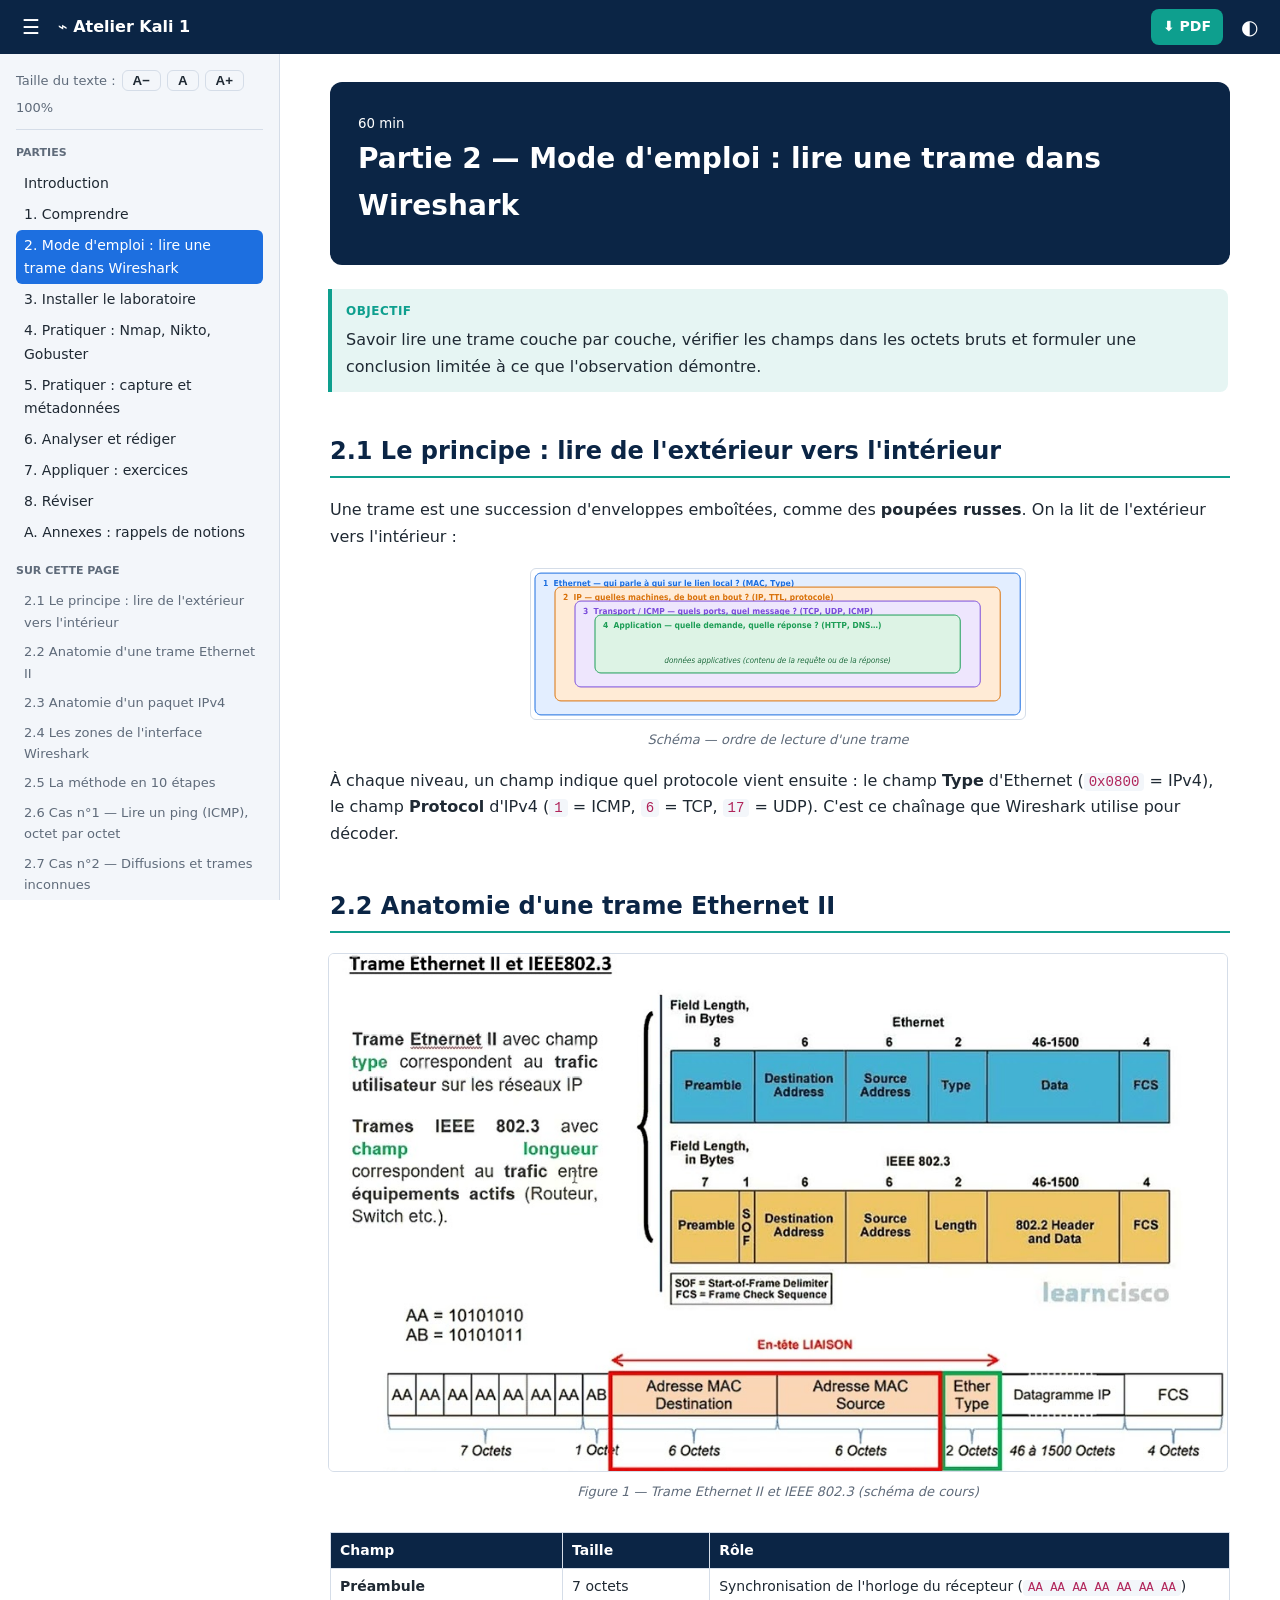
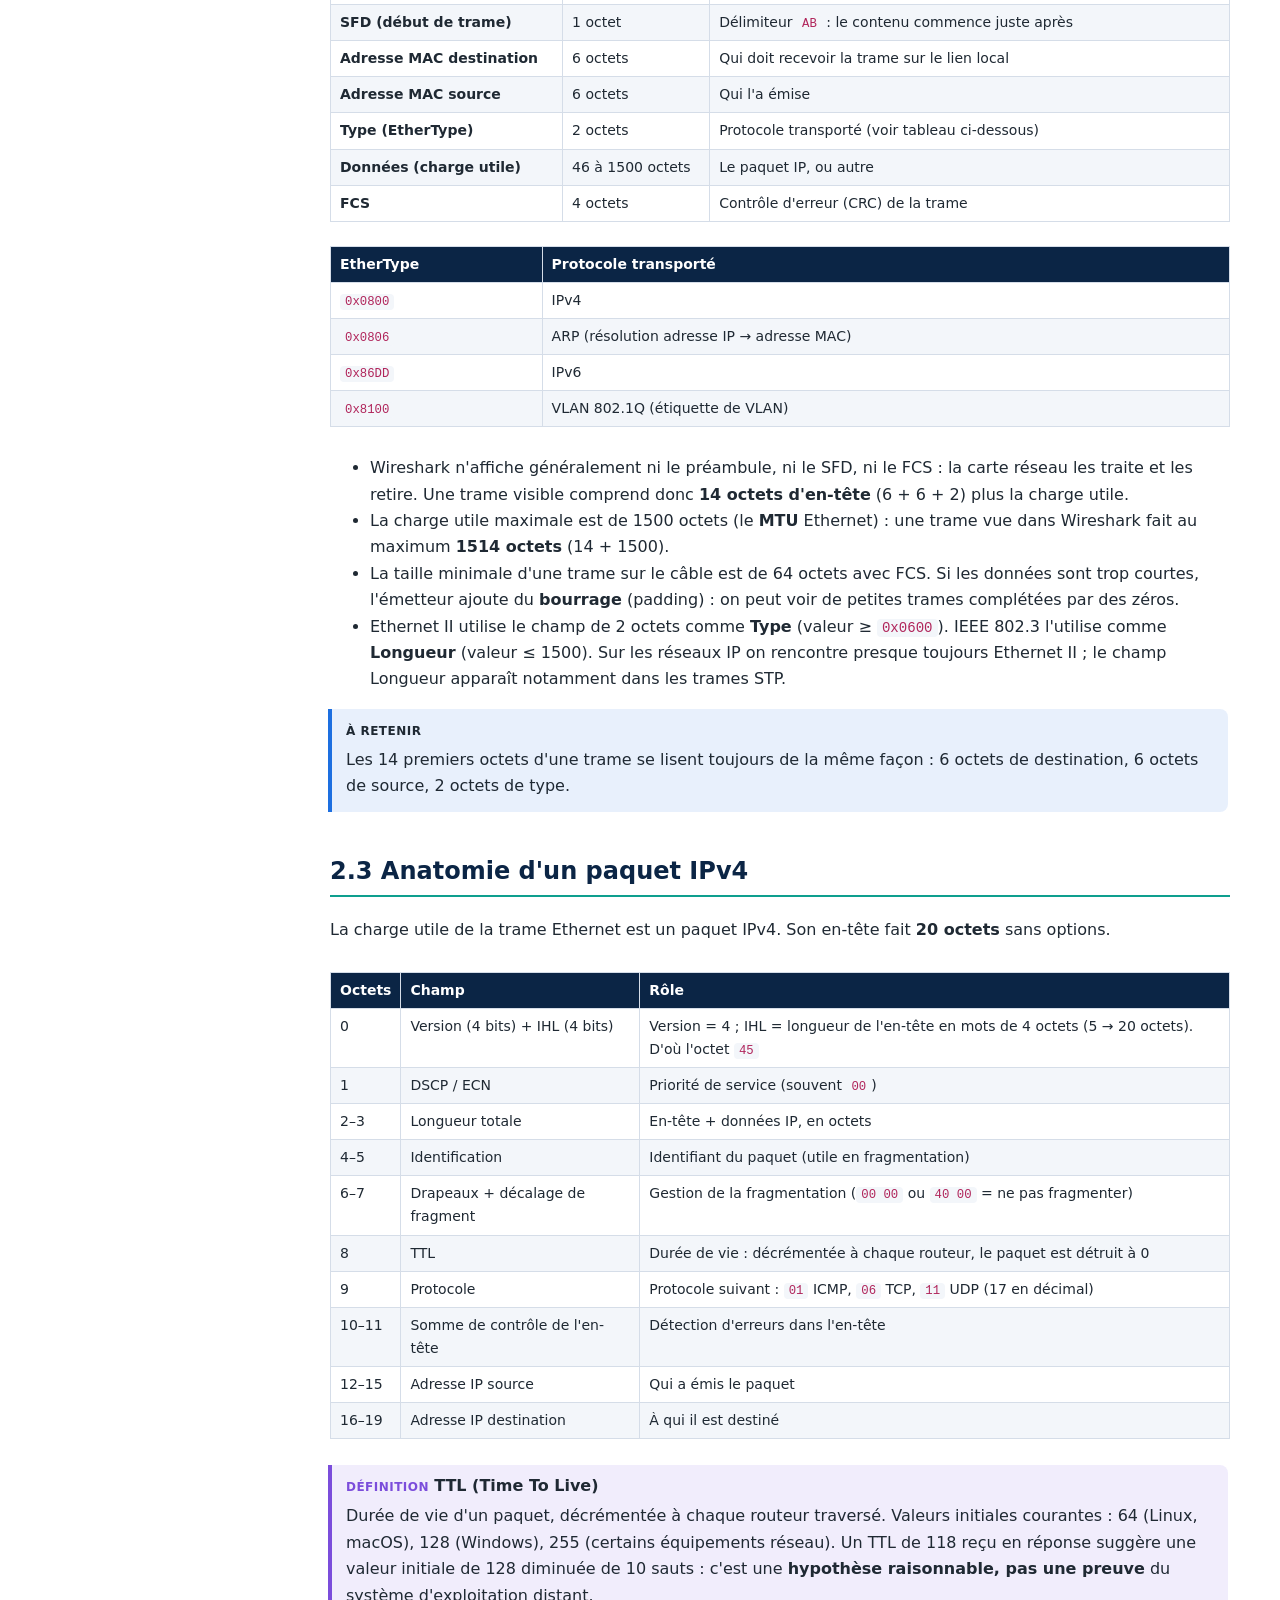
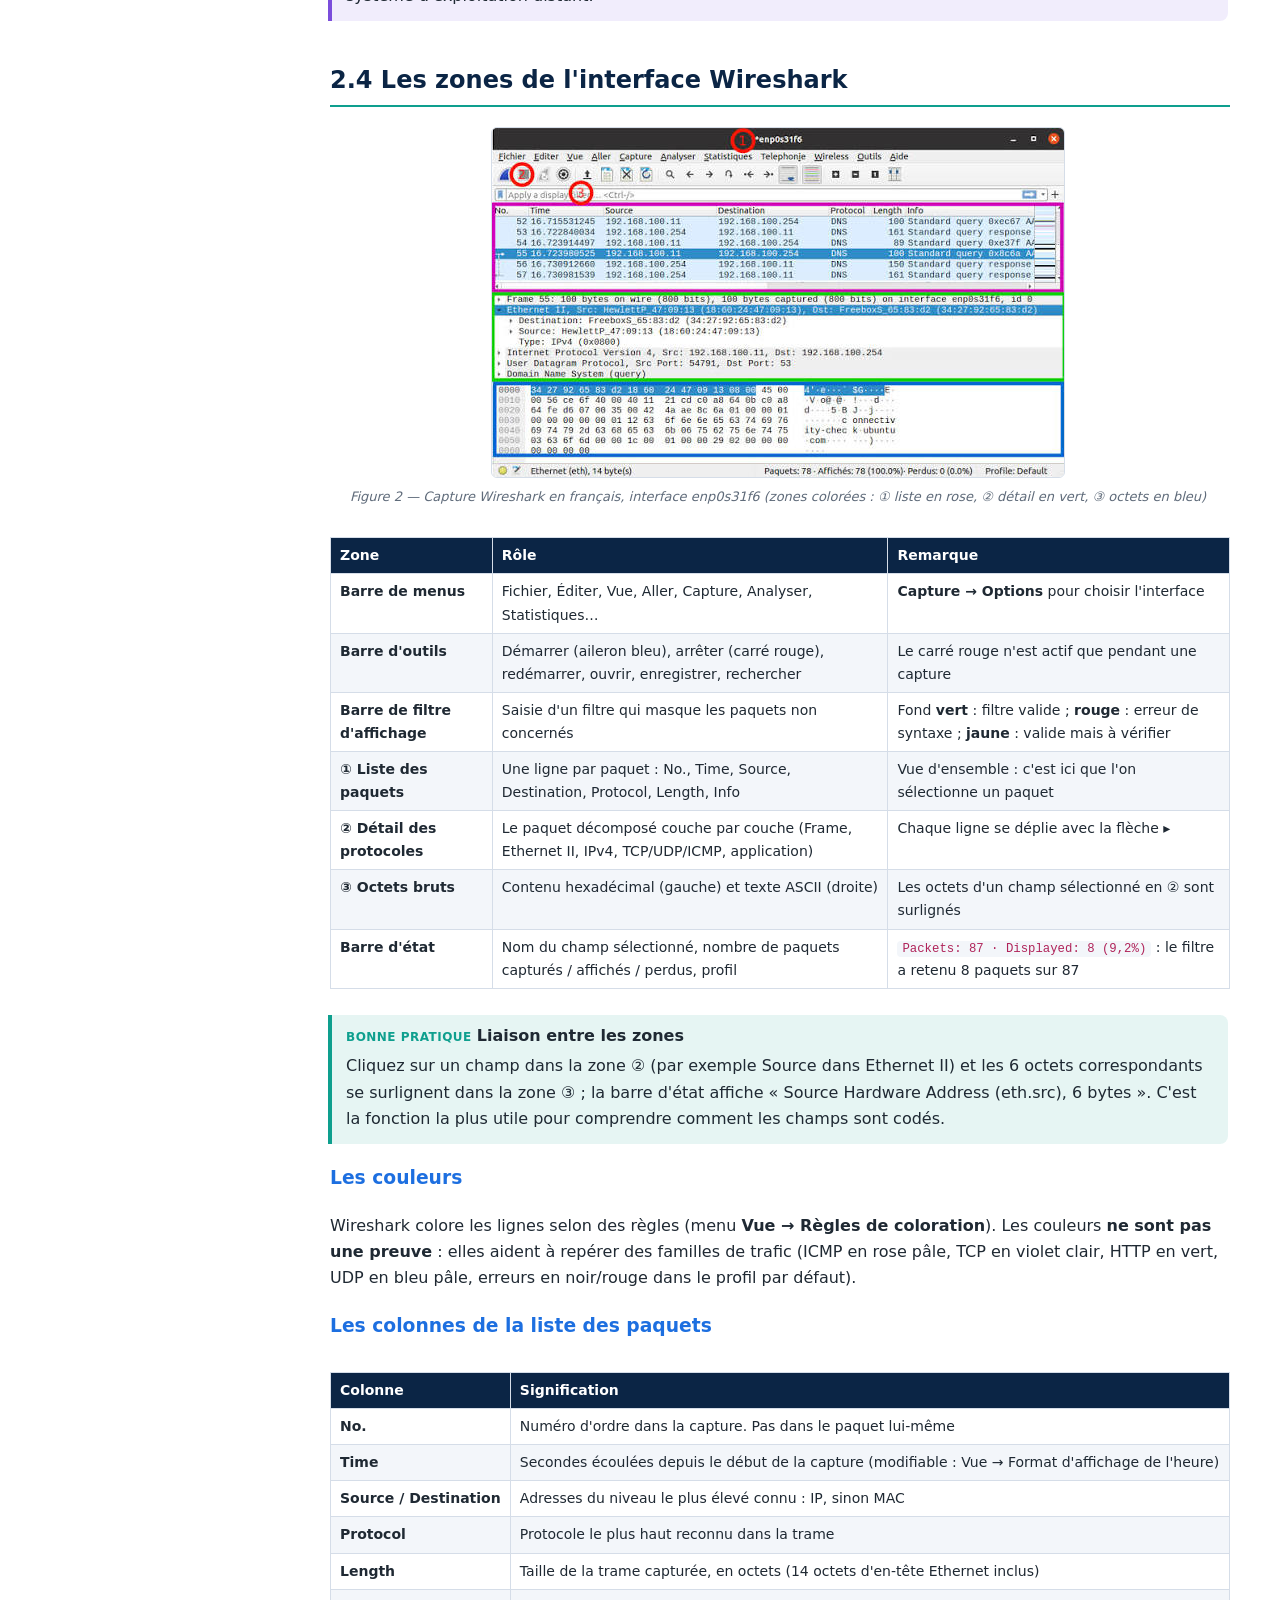
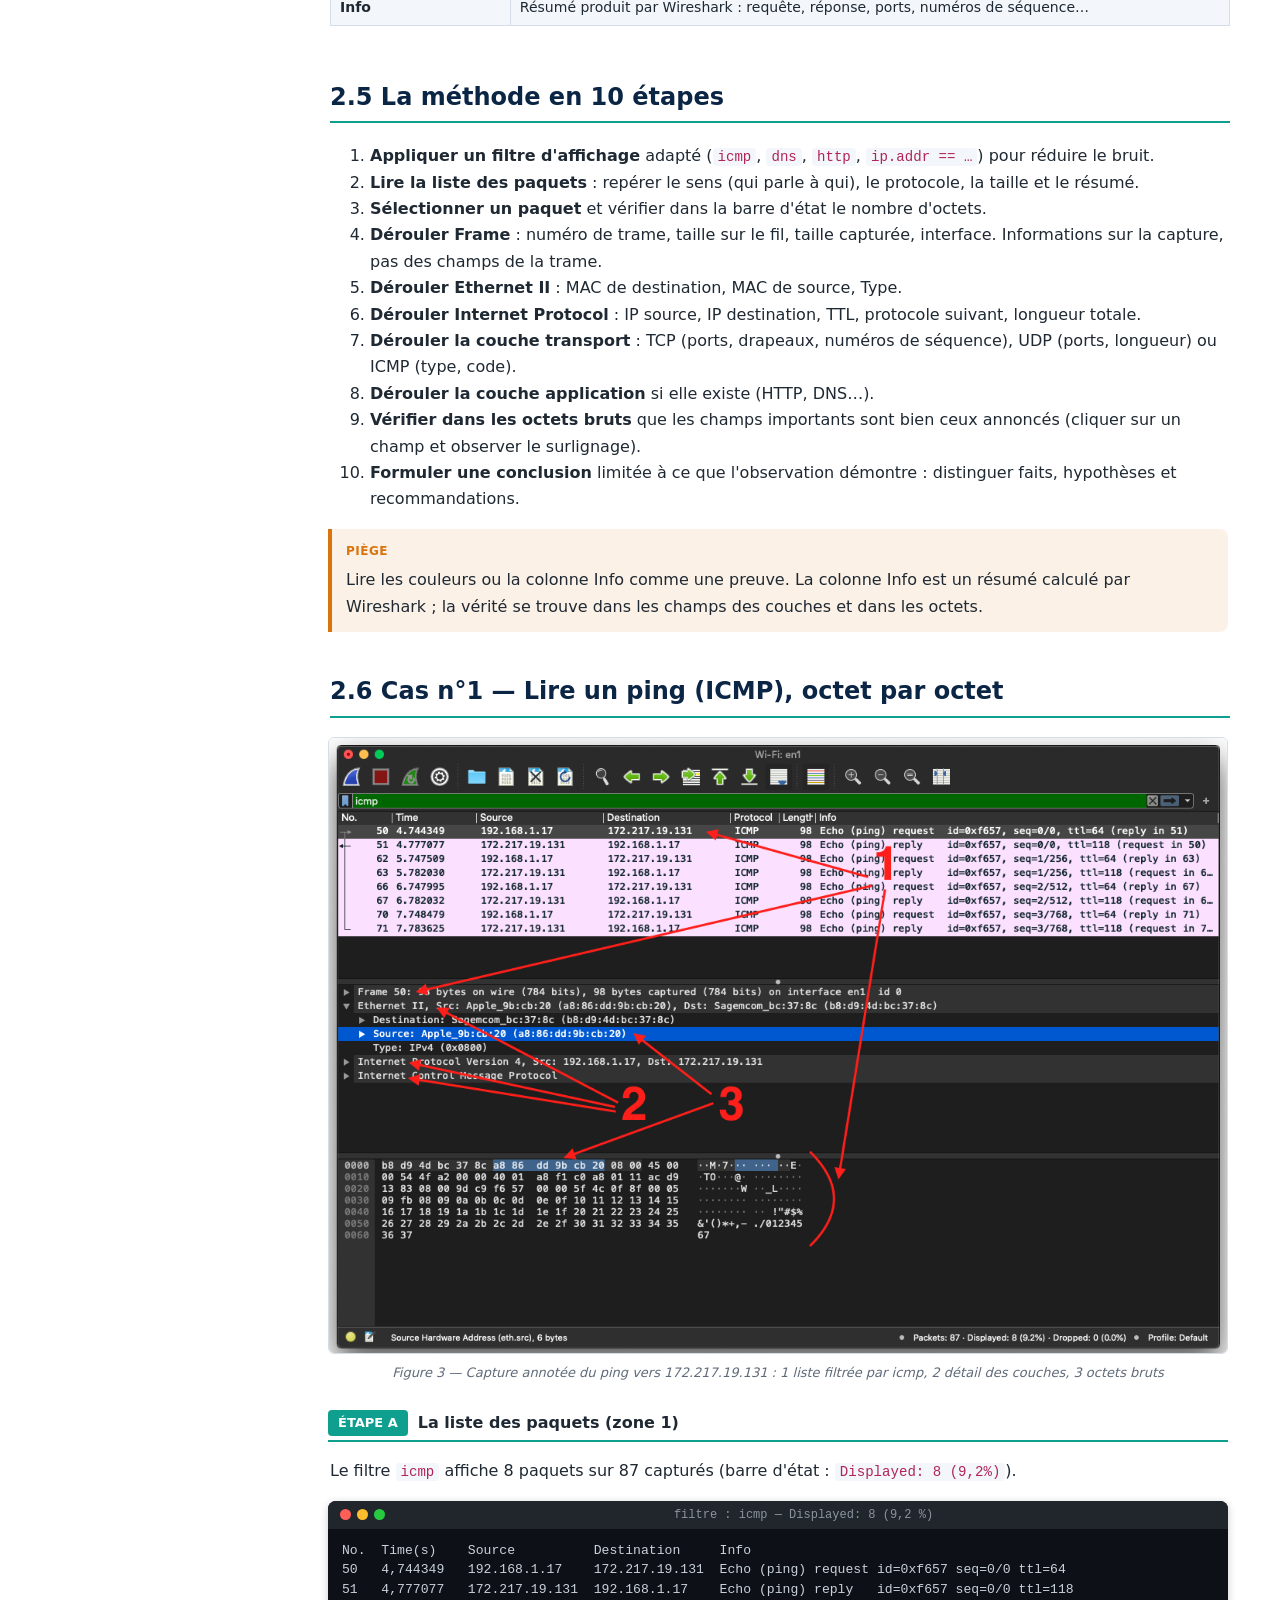
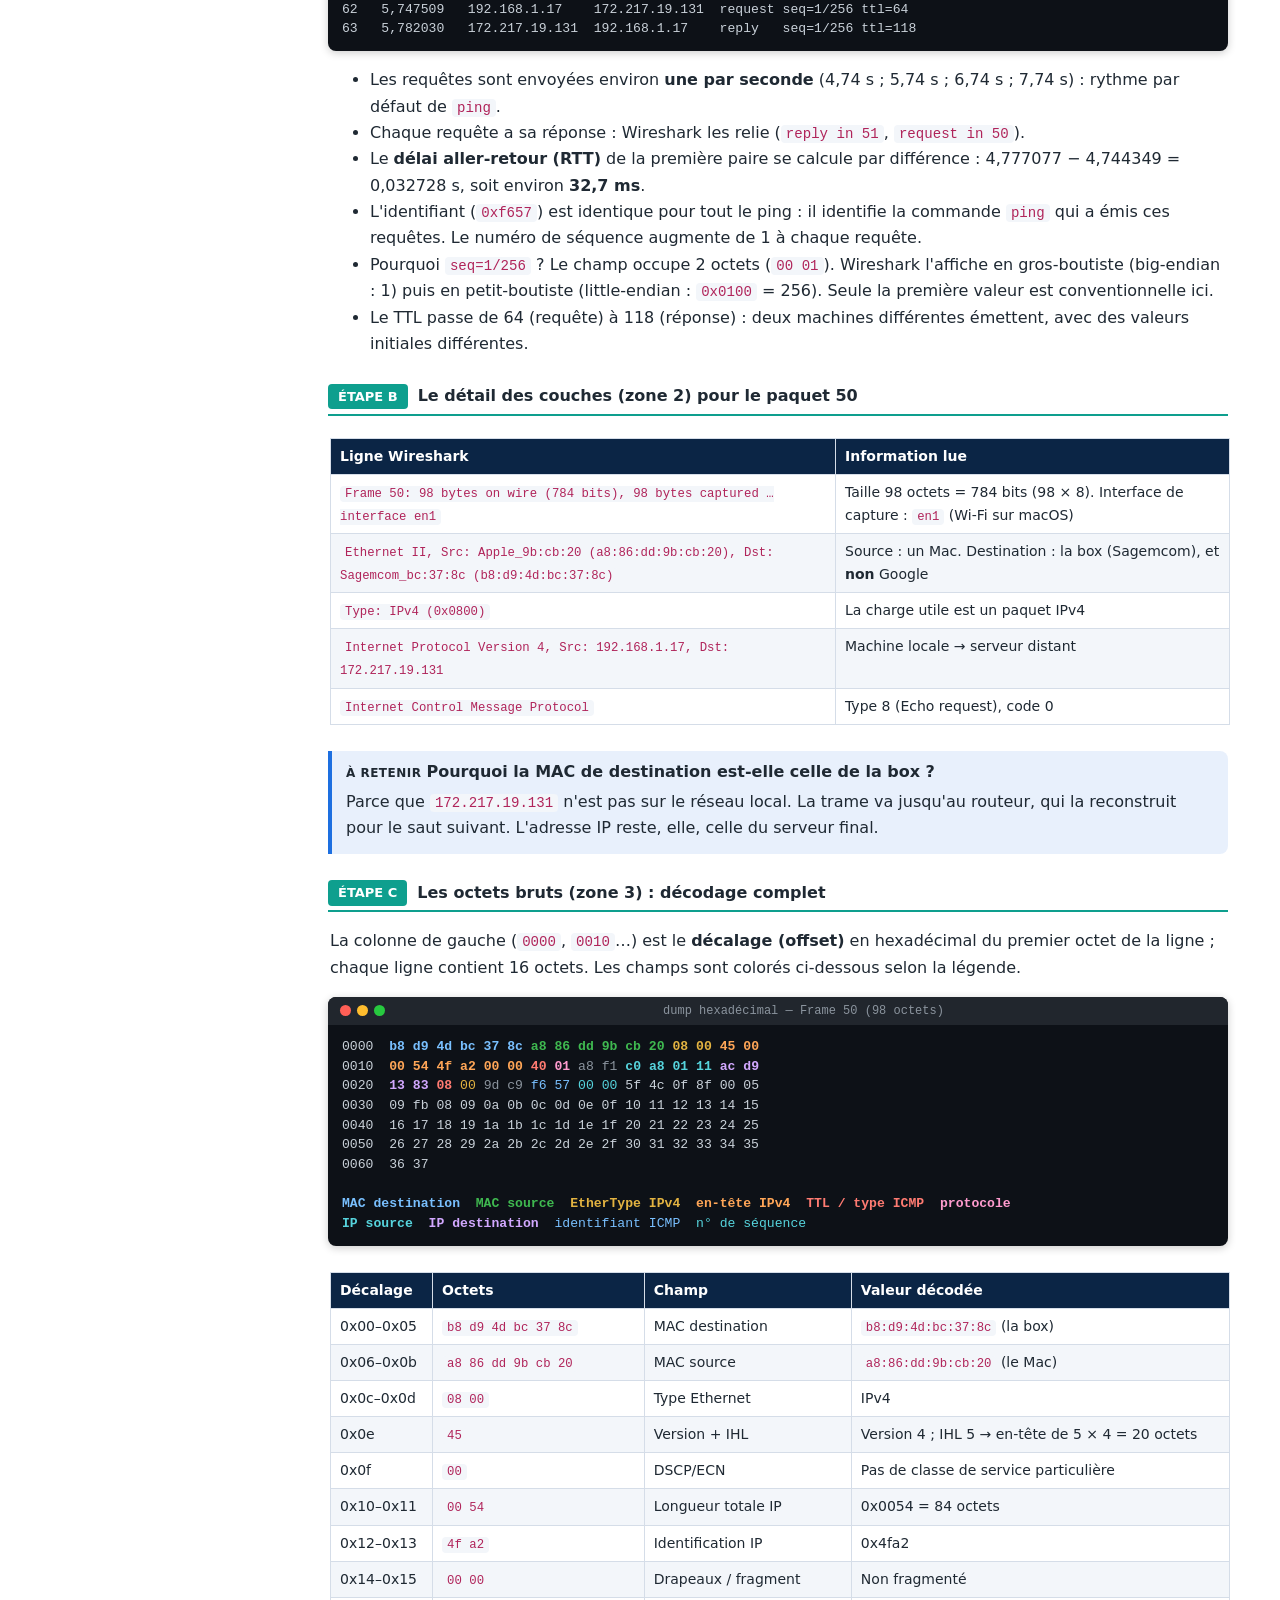
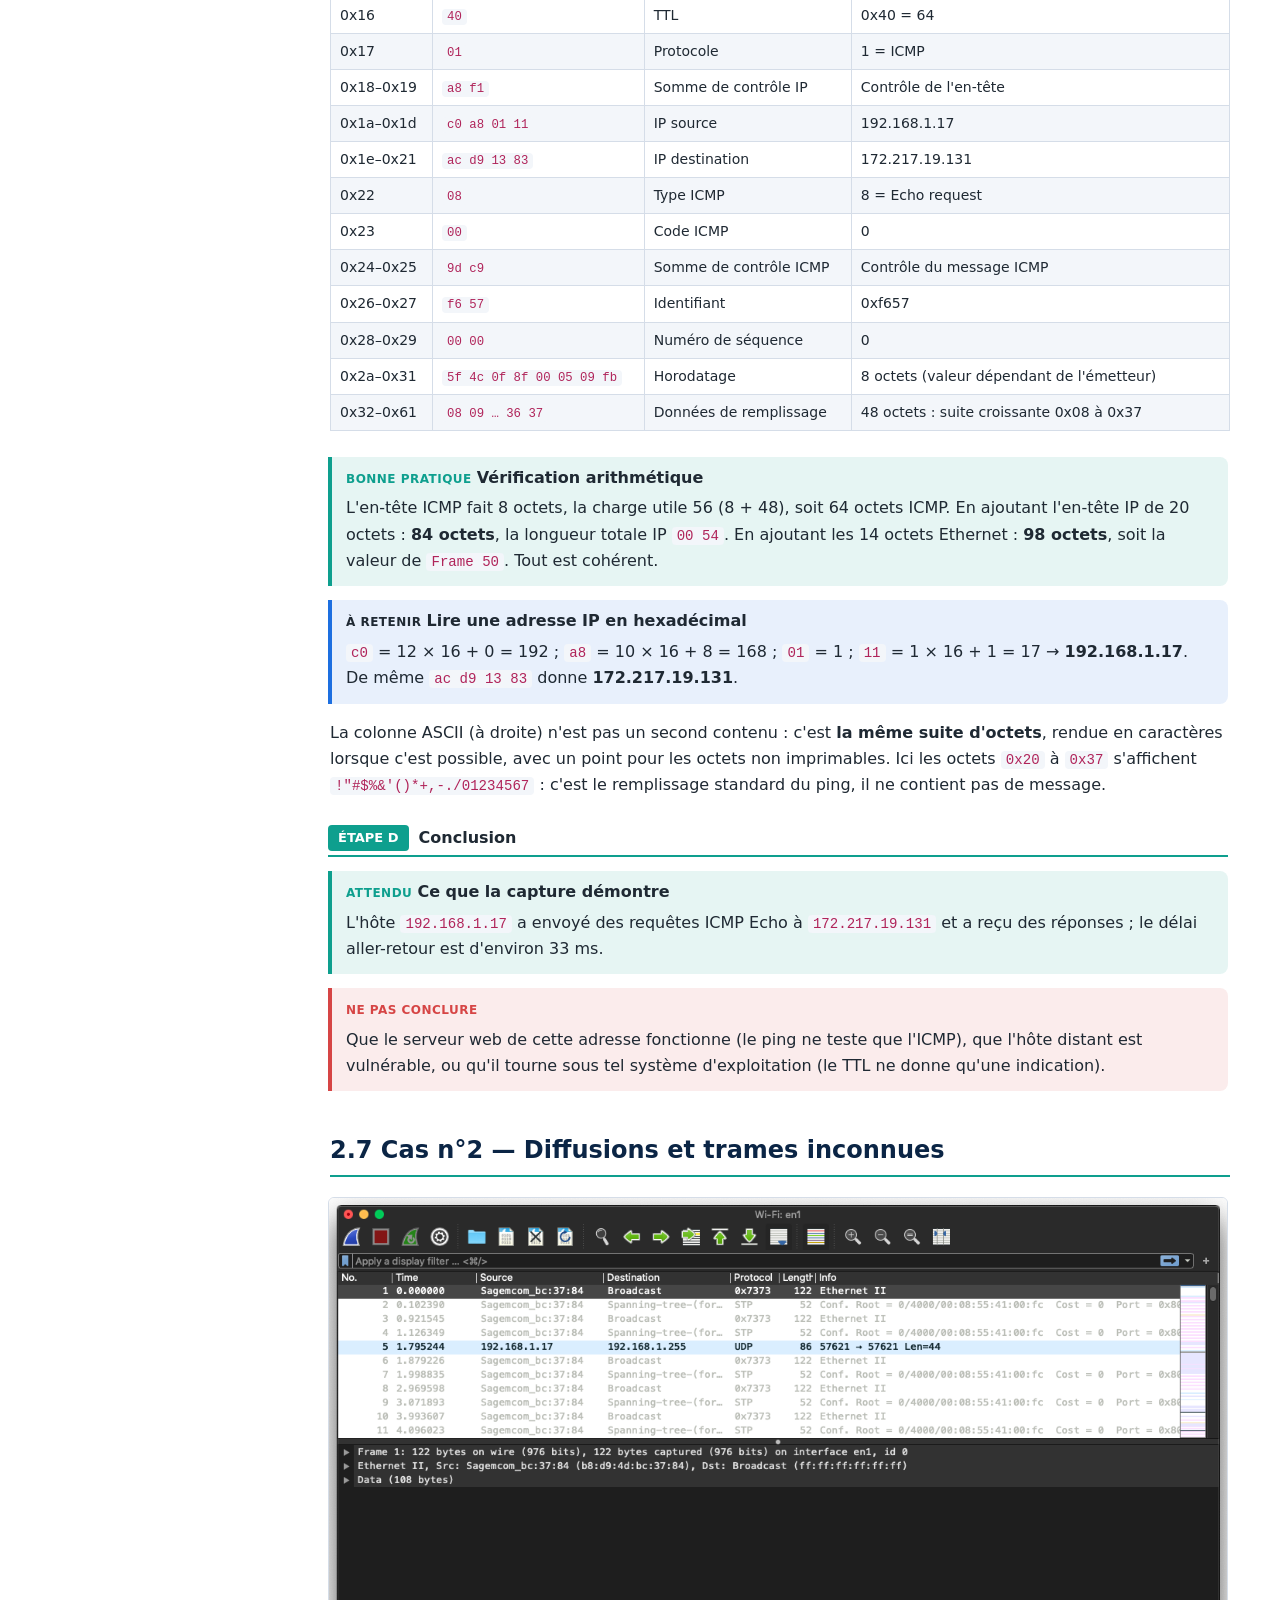
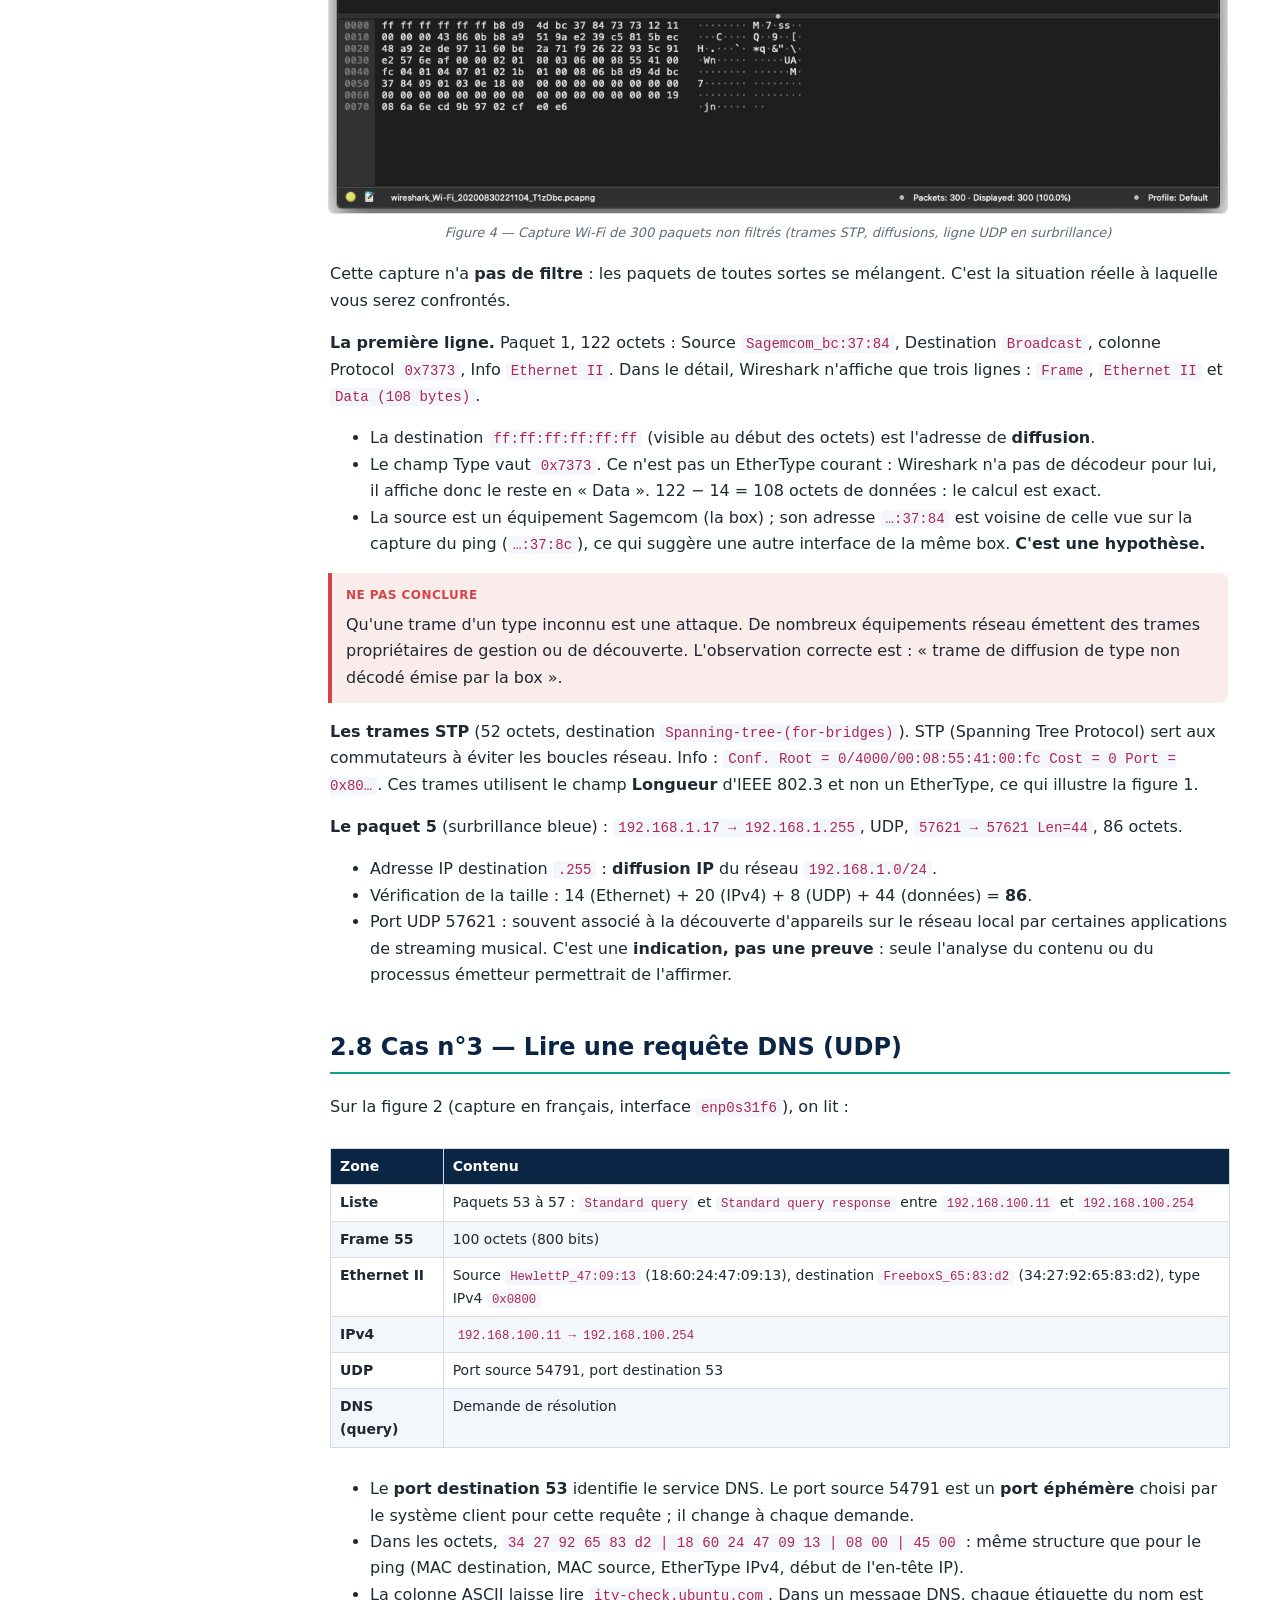
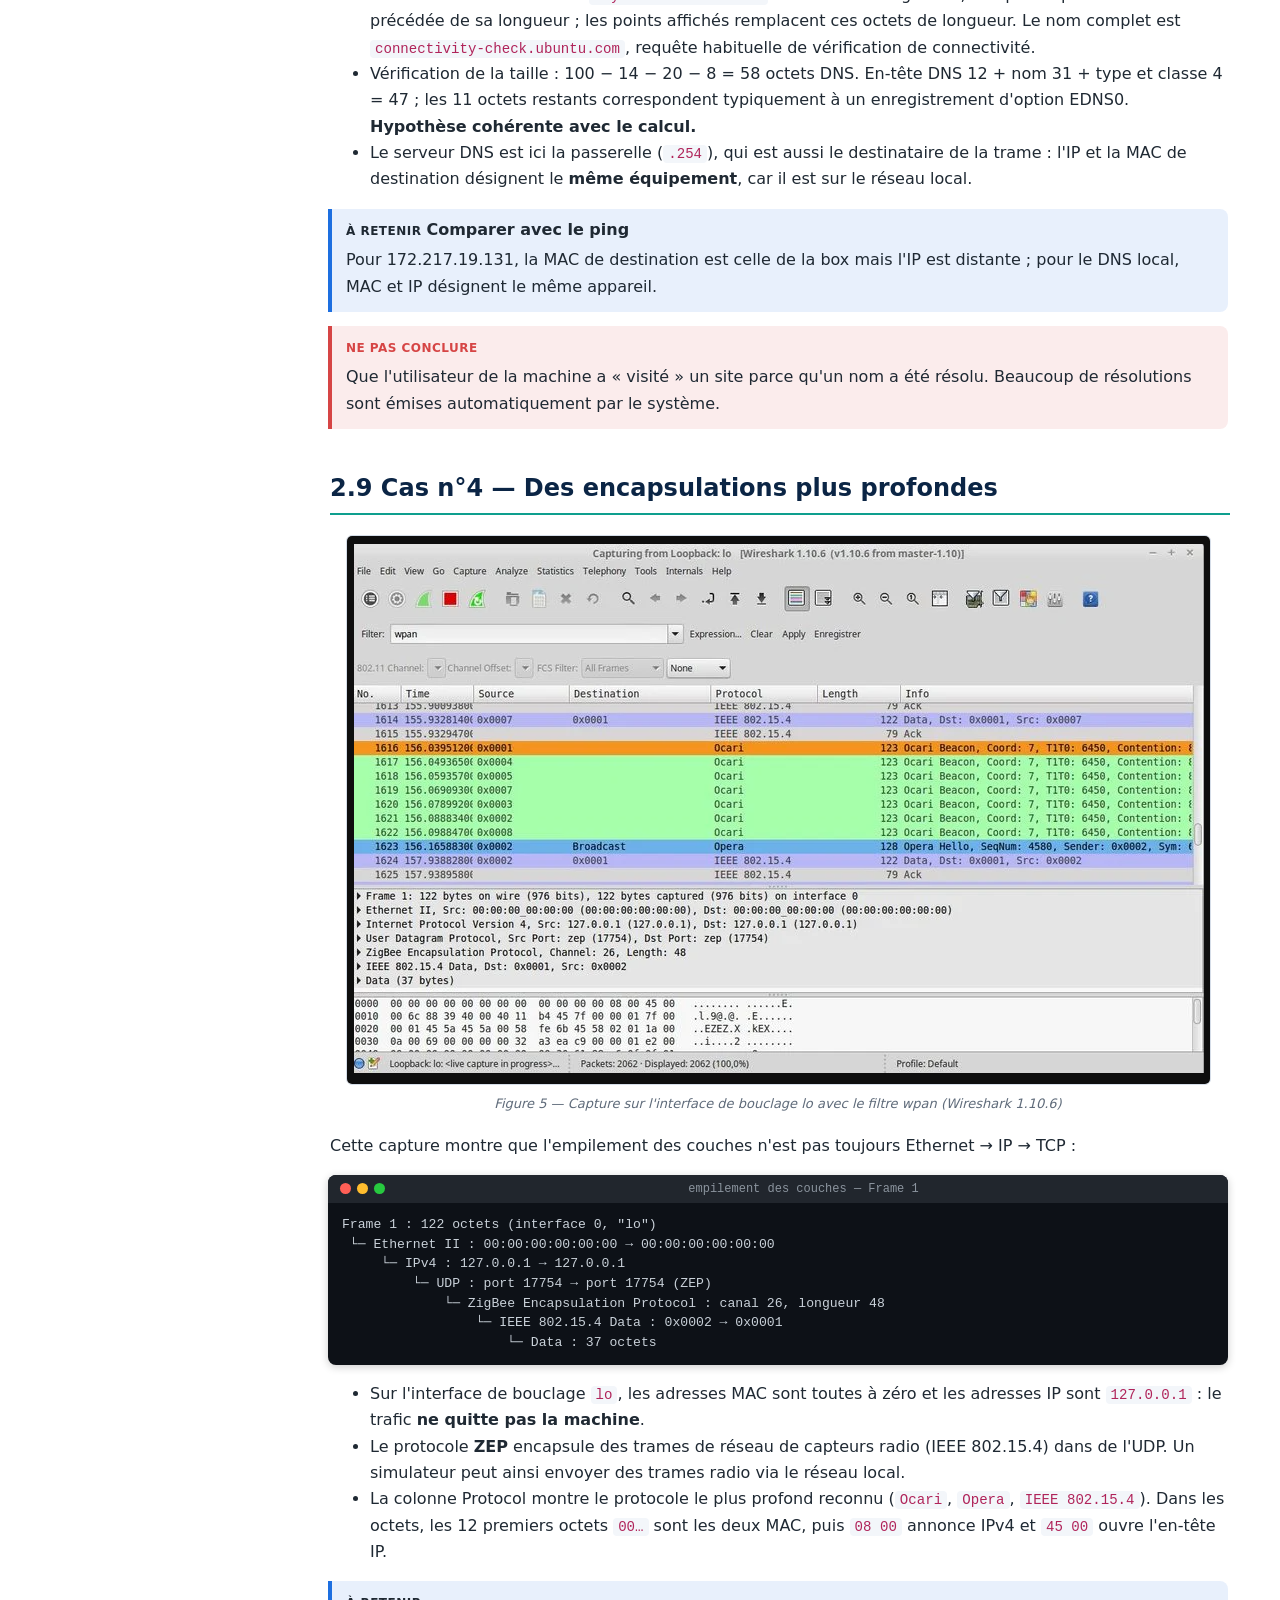
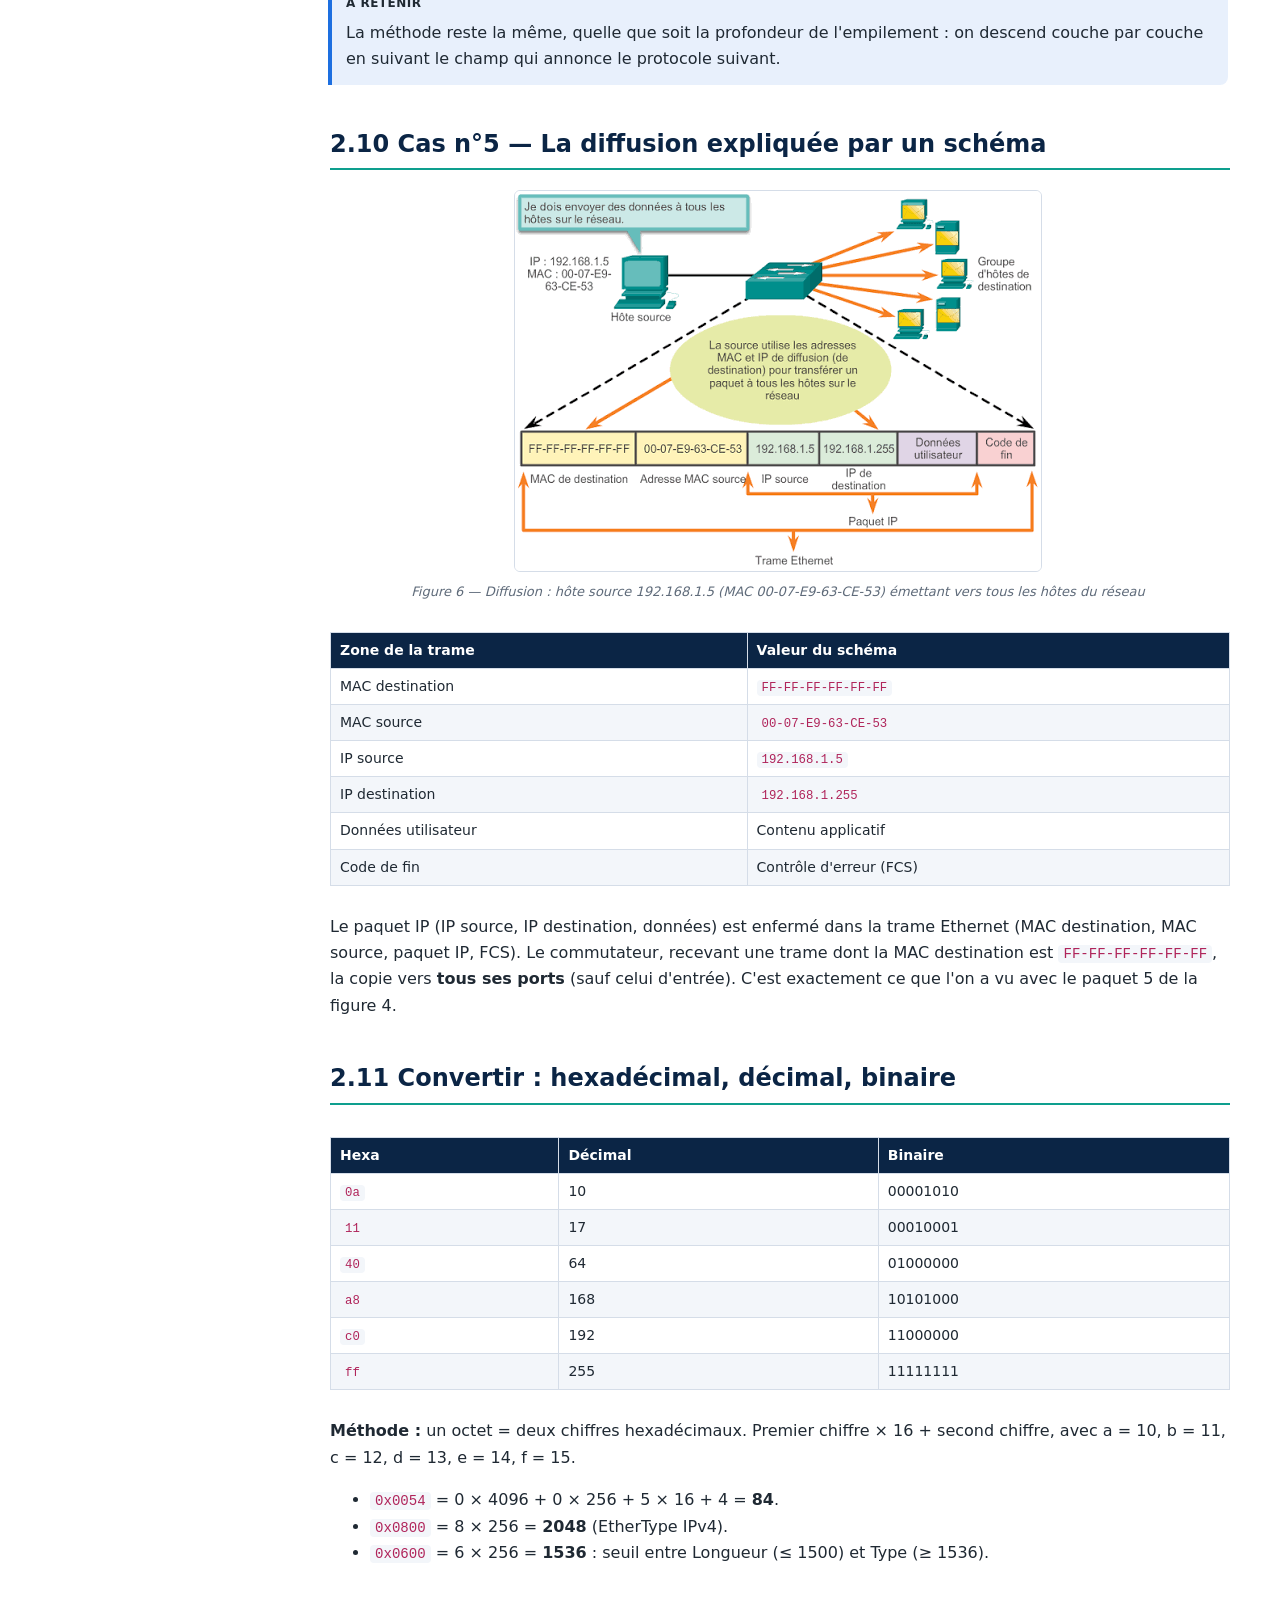
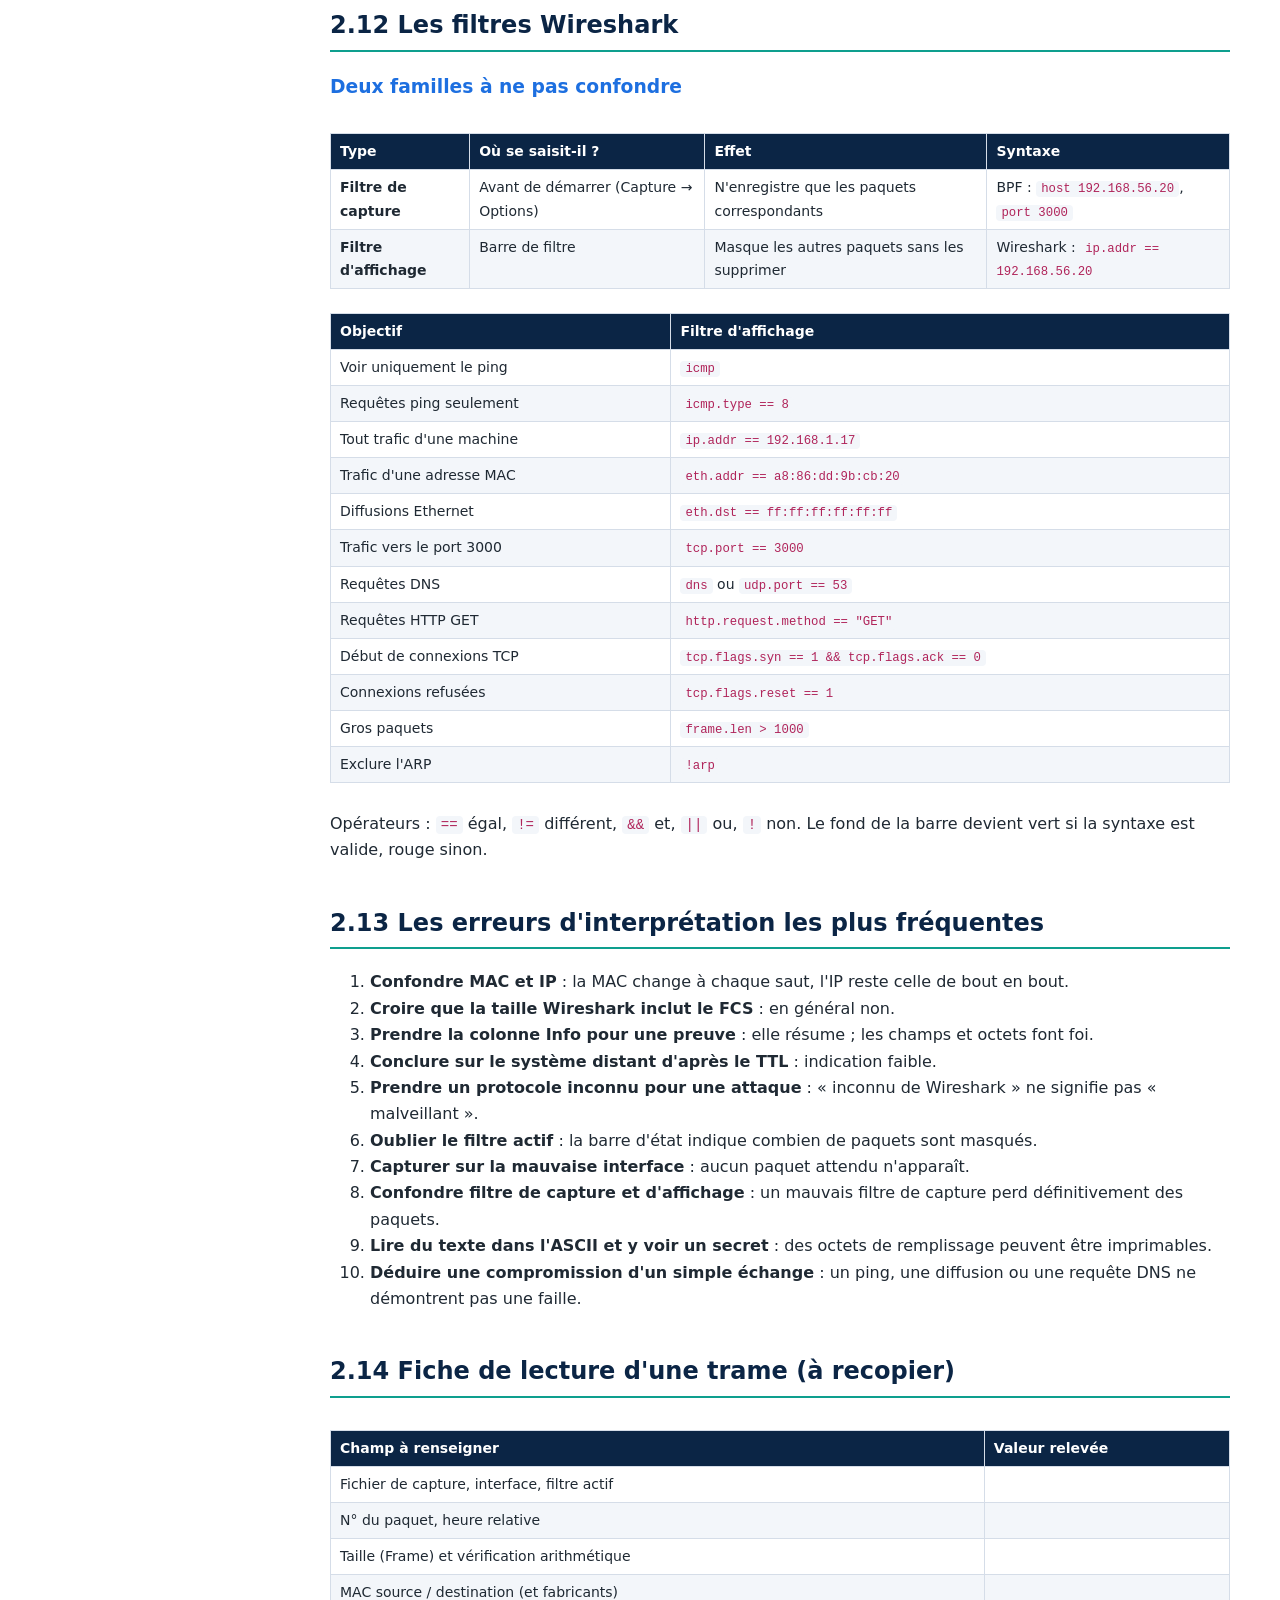
<file: partie-2.html>
<!doctype html><html lang="fr"><head><meta charset="utf-8"><meta name="viewport" content="width=device-width,initial-scale=1"><title>Partie 2 — Mode d&#x27;emploi : lire une trame dans Wireshark · Atelier Kali 1</title><link rel="stylesheet" href="assets/site.css"><script>if(localStorage.sb=='0')document.documentElement.classList.add('hide');if(localStorage.th)document.documentElement.dataset.th=localStorage.th;if(localStorage.fs)document.documentElement.style.setProperty('--fs',localStorage.fs+'%')</script></head><body>
<header><button id="mn" aria-label="Menu">☰</button><a class="lg" href="index.html">⌁ Atelier Kali 1</a><a class="btn sm" href="assets/Seance3_Atelier_Kali1_Cours_detaille.pdf" download>⬇ PDF</a><button id="th" aria-label="Thème">◐</button></header>
<nav id="sb"><div class="fs">Taille du texte : <button data-fs="-10" aria-label="Réduire">A−</button><button data-fs="0" aria-label="Taille normale">A</button><button data-fs="10" aria-label="Agrandir">A+</button><span id="fv">100%</span></div><b>Parties</b><a href="index.html" data-f="index.html">Introduction</a><a href="partie-1.html" data-f="partie-1.html">1. Comprendre</a><a href="partie-2.html" data-f="partie-2.html">2. Mode d'emploi : lire une trame dans Wireshark</a><a href="partie-3.html" data-f="partie-3.html">3. Installer le laboratoire</a><a href="partie-4.html" data-f="partie-4.html">4. Pratiquer : Nmap, Nikto, Gobuster</a><a href="partie-5.html" data-f="partie-5.html">5. Pratiquer : capture et métadonnées</a><a href="partie-6.html" data-f="partie-6.html">6. Analyser et rédiger</a><a href="partie-7.html" data-f="partie-7.html">7. Appliquer : exercices</a><a href="partie-8.html" data-f="partie-8.html">8. Réviser</a><a href="annexes.html" data-f="annexes.html">A. Annexes : rappels de notions</a><b>Sur cette page</b><a class="t" href="#2-1-le-principe-lire-de-l-exterieur-vers">2.1 Le principe : lire de l'extérieur vers l'intérieur</a><a class="t" href="#2-2-anatomie-d-une-trame-ethernet-ii">2.2 Anatomie d'une trame Ethernet II</a><a class="t" href="#2-3-anatomie-d-un-paquet-ipv4">2.3 Anatomie d'un paquet IPv4</a><a class="t" href="#2-4-les-zones-de-l-interface-wireshark">2.4 Les zones de l'interface Wireshark</a><a class="t" href="#2-5-la-methode-en-10-etapes">2.5 La méthode en 10 étapes</a><a class="t" href="#2-6-cas-n-1-lire-un-ping-icmp-octet-par-">2.6 Cas n°1 — Lire un ping (ICMP), octet par octet</a><a class="t" href="#2-7-cas-n-2-diffusions-et-trames-inconnu">2.7 Cas n°2 — Diffusions et trames inconnues</a><a class="t" href="#2-8-cas-n-3-lire-une-requ-te-dns-udp">2.8 Cas n°3 — Lire une requête DNS (UDP)</a><a class="t" href="#2-9-cas-n-4-des-encapsulations-plus-prof">2.9 Cas n°4 — Des encapsulations plus profondes</a><a class="t" href="#2-10-cas-n-5-la-diffusion-expliquee-par-">2.10 Cas n°5 — La diffusion expliquée par un schéma</a><a class="t" href="#2-11-convertir-hexadecimal-decimal-binai">2.11 Convertir : hexadécimal, décimal, binaire</a><a class="t" href="#2-12-les-filtres-wireshark">2.12 Les filtres Wireshark</a><a class="t" href="#2-13-les-erreurs-d-interpretation-les-pl">2.13 Les erreurs d'interprétation les plus fréquentes</a><a class="t" href="#2-14-fiche-de-lecture-d-une-trame-a-reco">2.14 Fiche de lecture d'une trame (à recopier)</a><a class="t" href="#2-15-exercices-de-lecture-de-trames">2.15 Exercices de lecture de trames</a></nav>
<main><div class="ph"><small>60 min</small><h1>Partie 2 — Mode d'emploi : lire une trame dans Wireshark</h1></div><div class="box objectif"><b class="lab">OBJECTIF</b> <b></b><p>Savoir lire une trame couche par couche, vérifier les champs dans les octets bruts et formuler une conclusion limitée à ce que l'observation démontre.</p></div><h2 id="2-1-le-principe-lire-de-l-exterieur-vers">2.1 Le principe : lire de l'extérieur vers l'intérieur</h2><p>Une trame est une succession d'enveloppes emboîtées, comme des <strong>poupées russes</strong>. On la lit de l'extérieur vers l'intérieur :</p><figure class="dg"><img src="assets/svg/d_nested.svg" alt=""><figcaption>Schéma — ordre de lecture d'une trame</figcaption></figure><p>À chaque niveau, un champ indique quel protocole vient ensuite : le champ <strong>Type</strong> d'Ethernet (<code>0x0800</code> = IPv4), le champ <strong>Protocol</strong> d'IPv4 (<code>1</code> = ICMP, <code>6</code> = TCP, <code>17</code> = UDP). C'est ce chaînage que Wireshark utilise pour décoder.</p><h2 id="2-2-anatomie-d-une-trame-ethernet-ii">2.2 Anatomie d'une trame Ethernet II</h2><figure><img src="assets/img/fig1.png" alt="" loading="lazy"><figcaption>Figure 1 — Trame Ethernet II et IEEE 802.3 (schéma de cours)</figcaption></figure><div class="tw"><table><thead><tr><th>Champ</th><th>Taille</th><th>Rôle</th></tr></thead><tbody><tr><td><strong>Préambule</strong></td><td>7 octets</td><td>Synchronisation de l'horloge du récepteur (<code>AA AA AA AA AA AA AA</code>)</td></tr><tr><td><strong>SFD (début de trame)</strong></td><td>1 octet</td><td>Délimiteur <code>AB</code> : le contenu commence juste après</td></tr><tr><td><strong>Adresse MAC destination</strong></td><td>6 octets</td><td>Qui doit recevoir la trame sur le lien local</td></tr><tr><td><strong>Adresse MAC source</strong></td><td>6 octets</td><td>Qui l'a émise</td></tr><tr><td><strong>Type (EtherType)</strong></td><td>2 octets</td><td>Protocole transporté (voir tableau ci-dessous)</td></tr><tr><td><strong>Données (charge utile)</strong></td><td>46 à 1500 octets</td><td>Le paquet IP, ou autre</td></tr><tr><td><strong>FCS</strong></td><td>4 octets</td><td>Contrôle d'erreur (CRC) de la trame</td></tr></tbody></table></div><div class="tw"><table><thead><tr><th>EtherType</th><th>Protocole transporté</th></tr></thead><tbody><tr><td><code>0x0800</code></td><td>IPv4</td></tr><tr><td><code>0x0806</code></td><td>ARP (résolution adresse IP → adresse MAC)</td></tr><tr><td><code>0x86DD</code></td><td>IPv6</td></tr><tr><td><code>0x8100</code></td><td>VLAN 802.1Q (étiquette de VLAN)</td></tr></tbody></table></div><ul><li>Wireshark n'affiche généralement ni le préambule, ni le SFD, ni le FCS : la carte réseau les traite et les retire. Une trame visible comprend donc <strong>14 octets d'en-tête</strong> (6 + 6 + 2) plus la charge utile.</li><li>La charge utile maximale est de 1500 octets (le <strong>MTU</strong> Ethernet) : une trame vue dans Wireshark fait au maximum <strong>1514 octets</strong> (14 + 1500).</li><li>La taille minimale d'une trame sur le câble est de 64 octets avec FCS. Si les données sont trop courtes, l'émetteur ajoute du <strong>bourrage</strong> (padding) : on peut voir de petites trames complétées par des zéros.</li><li>Ethernet II utilise le champ de 2 octets comme <strong>Type</strong> (valeur ≥ <code>0x0600</code>). IEEE 802.3 l'utilise comme <strong>Longueur</strong> (valeur ≤ 1500). Sur les réseaux IP on rencontre presque toujours Ethernet II ; le champ Longueur apparaît notamment dans les trames STP.</li></ul><div class="box retenir"><b class="lab">À RETENIR</b> <b></b><p>Les 14 premiers octets d'une trame se lisent toujours de la même façon : 6 octets de destination, 6 octets de source, 2 octets de type.</p></div><h2 id="2-3-anatomie-d-un-paquet-ipv4">2.3 Anatomie d'un paquet IPv4</h2><p>La charge utile de la trame Ethernet est un paquet IPv4. Son en-tête fait <strong>20 octets</strong> sans options.</p><div class="tw"><table><thead><tr><th>Octets</th><th>Champ</th><th>Rôle</th></tr></thead><tbody><tr><td>0</td><td>Version (4 bits) + IHL (4 bits)</td><td>Version = 4 ; IHL = longueur de l'en-tête en mots de 4 octets (5 → 20 octets). D'où l'octet <code>45</code></td></tr><tr><td>1</td><td>DSCP / ECN</td><td>Priorité de service (souvent <code>00</code>)</td></tr><tr><td>2–3</td><td>Longueur totale</td><td>En-tête + données IP, en octets</td></tr><tr><td>4–5</td><td>Identification</td><td>Identifiant du paquet (utile en fragmentation)</td></tr><tr><td>6–7</td><td>Drapeaux + décalage de fragment</td><td>Gestion de la fragmentation (<code>00 00</code> ou <code>40 00</code> = ne pas fragmenter)</td></tr><tr><td>8</td><td>TTL</td><td>Durée de vie : décrémentée à chaque routeur, le paquet est détruit à 0</td></tr><tr><td>9</td><td>Protocole</td><td>Protocole suivant : <code>01</code> ICMP, <code>06</code> TCP, <code>11</code> UDP (17 en décimal)</td></tr><tr><td>10–11</td><td>Somme de contrôle de l'en-tête</td><td>Détection d'erreurs dans l'en-tête</td></tr><tr><td>12–15</td><td>Adresse IP source</td><td>Qui a émis le paquet</td></tr><tr><td>16–19</td><td>Adresse IP destination</td><td>À qui il est destiné</td></tr></tbody></table></div><div class="box definition"><b class="lab">DÉFINITION</b> <b>TTL (Time To Live)</b><p>Durée de vie d'un paquet, décrémentée à chaque routeur traversé. Valeurs initiales courantes : 64 (Linux, macOS), 128 (Windows), 255 (certains équipements réseau). Un TTL de 118 reçu en réponse suggère une valeur initiale de 128 diminuée de 10 sauts : c'est une <strong>hypothèse raisonnable, pas une preuve</strong> du système d'exploitation distant.</p></div><h2 id="2-4-les-zones-de-l-interface-wireshark">2.4 Les zones de l'interface Wireshark</h2><figure><img src="assets/img/fig2.png" alt="" loading="lazy"><figcaption>Figure 2 — Capture Wireshark en français, interface enp0s31f6 (zones colorées : ① liste en rose, ② détail en vert, ③ octets en bleu)</figcaption></figure><div class="tw"><table><thead><tr><th>Zone</th><th>Rôle</th><th>Remarque</th></tr></thead><tbody><tr><td><strong>Barre de menus</strong></td><td>Fichier, Éditer, Vue, Aller, Capture, Analyser, Statistiques…</td><td><strong>Capture → Options</strong> pour choisir l'interface</td></tr><tr><td><strong>Barre d'outils</strong></td><td>Démarrer (aileron bleu), arrêter (carré rouge), redémarrer, ouvrir, enregistrer, rechercher</td><td>Le carré rouge n'est actif que pendant une capture</td></tr><tr><td><strong>Barre de filtre d'affichage</strong></td><td>Saisie d'un filtre qui masque les paquets non concernés</td><td>Fond <strong>vert</strong> : filtre valide ; <strong>rouge</strong> : erreur de syntaxe ; <strong>jaune</strong> : valide mais à vérifier</td></tr><tr><td><strong>① Liste des paquets</strong></td><td>Une ligne par paquet : No., Time, Source, Destination, Protocol, Length, Info</td><td>Vue d'ensemble : c'est ici que l'on sélectionne un paquet</td></tr><tr><td><strong>② Détail des protocoles</strong></td><td>Le paquet décomposé couche par couche (Frame, Ethernet II, IPv4, TCP/UDP/ICMP, application)</td><td>Chaque ligne se déplie avec la flèche ▸</td></tr><tr><td><strong>③ Octets bruts</strong></td><td>Contenu hexadécimal (gauche) et texte ASCII (droite)</td><td>Les octets d'un champ sélectionné en ② sont surlignés</td></tr><tr><td><strong>Barre d'état</strong></td><td>Nom du champ sélectionné, nombre de paquets capturés / affichés / perdus, profil</td><td><code>Packets: 87 · Displayed: 8 (9,2%)</code> : le filtre a retenu 8 paquets sur 87</td></tr></tbody></table></div><div class="box pratique"><b class="lab">BONNE PRATIQUE</b> <b>Liaison entre les zones</b><p>Cliquez sur un champ dans la zone ② (par exemple Source dans Ethernet II) et les 6 octets correspondants se surlignent dans la zone ③ ; la barre d'état affiche « Source Hardware Address (eth.src), 6 bytes ». C'est la fonction la plus utile pour comprendre comment les champs sont codés.</p></div><h3>Les couleurs</h3><p>Wireshark colore les lignes selon des règles (menu <strong>Vue → Règles de coloration</strong>). Les couleurs <strong>ne sont pas une preuve</strong> : elles aident à repérer des familles de trafic (ICMP en rose pâle, TCP en violet clair, HTTP en vert, UDP en bleu pâle, erreurs en noir/rouge dans le profil par défaut).</p><h3>Les colonnes de la liste des paquets</h3><div class="tw"><table><thead><tr><th>Colonne</th><th>Signification</th></tr></thead><tbody><tr><td><strong>No.</strong></td><td>Numéro d'ordre dans la capture. Pas dans le paquet lui-même</td></tr><tr><td><strong>Time</strong></td><td>Secondes écoulées depuis le début de la capture (modifiable : Vue → Format d'affichage de l'heure)</td></tr><tr><td><strong>Source / Destination</strong></td><td>Adresses du niveau le plus élevé connu : IP, sinon MAC</td></tr><tr><td><strong>Protocol</strong></td><td>Protocole le plus haut reconnu dans la trame</td></tr><tr><td><strong>Length</strong></td><td>Taille de la trame capturée, en octets (14 octets d'en-tête Ethernet inclus)</td></tr><tr><td><strong>Info</strong></td><td>Résumé produit par Wireshark : requête, réponse, ports, numéros de séquence…</td></tr></tbody></table></div><h2 id="2-5-la-methode-en-10-etapes">2.5 La méthode en 10 étapes</h2><ol><li><strong>Appliquer un filtre d'affichage</strong> adapté (<code>icmp</code>, <code>dns</code>, <code>http</code>, <code>ip.addr == …</code>) pour réduire le bruit.</li><li><strong>Lire la liste des paquets</strong> : repérer le sens (qui parle à qui), le protocole, la taille et le résumé.</li><li><strong>Sélectionner un paquet</strong> et vérifier dans la barre d'état le nombre d'octets.</li><li><strong>Dérouler Frame</strong> : numéro de trame, taille sur le fil, taille capturée, interface. Informations sur la capture, pas des champs de la trame.</li><li><strong>Dérouler Ethernet II</strong> : MAC de destination, MAC de source, Type.</li><li><strong>Dérouler Internet Protocol</strong> : IP source, IP destination, TTL, protocole suivant, longueur totale.</li><li><strong>Dérouler la couche transport</strong> : TCP (ports, drapeaux, numéros de séquence), UDP (ports, longueur) ou ICMP (type, code).</li><li><strong>Dérouler la couche application</strong> si elle existe (HTTP, DNS…).</li><li><strong>Vérifier dans les octets bruts</strong> que les champs importants sont bien ceux annoncés (cliquer sur un champ et observer le surlignage).</li><li><strong>Formuler une conclusion</strong> limitée à ce que l'observation démontre : distinguer faits, hypothèses et recommandations.</li></ol><div class="box piege"><b class="lab">PIÈGE</b> <b></b><p>Lire les couleurs ou la colonne Info comme une preuve. La colonne Info est un résumé calculé par Wireshark ; la vérité se trouve dans les champs des couches et dans les octets.</p></div><h2 id="2-6-cas-n-1-lire-un-ping-icmp-octet-par-">2.6 Cas n°1 — Lire un ping (ICMP), octet par octet</h2><figure><img src="assets/img/fig3.png" alt="" loading="lazy"><figcaption>Figure 3 — Capture annotée du ping vers 172.217.19.131 : 1 liste filtrée par icmp, 2 détail des couches, 3 octets bruts</figcaption></figure><h4 class="step"><span>ÉTAPE A</span>La liste des paquets (zone 1)</h4><p>Le filtre <code>icmp</code> affiche 8 paquets sur 87 capturés (barre d'état : <code>Displayed: 8 (9,2%)</code>).</p><div class="term"><div class="bar"><i></i><i></i><i></i><span>filtre : icmp   —   Displayed: 8 (9,2 %)</span></div><pre><span style="color:#c9d1d9">No.  Time(s)    Source          Destination     Info</span>
<span style="color:#c9d1d9">50   4,744349   192.168.1.17    172.217.19.131  Echo (ping) request id=0xf657 seq=0/0 ttl=64</span>
<span style="color:#c9d1d9">51   4,777077   172.217.19.131  192.168.1.17    Echo (ping) reply   id=0xf657 seq=0/0 ttl=118</span>
<span style="color:#c9d1d9">62   5,747509   192.168.1.17    172.217.19.131  request seq=1/256 ttl=64</span>
<span style="color:#c9d1d9">63   5,782030   172.217.19.131  192.168.1.17    reply   seq=1/256 ttl=118</span></pre></div><ul><li>Les requêtes sont envoyées environ <strong>une par seconde</strong> (4,74 s ; 5,74 s ; 6,74 s ; 7,74 s) : rythme par défaut de <code>ping</code>.</li><li>Chaque requête a sa réponse : Wireshark les relie (<code>reply in 51</code>, <code>request in 50</code>).</li><li>Le <strong>délai aller-retour (RTT)</strong> de la première paire se calcule par différence : 4,777077 − 4,744349 = 0,032728 s, soit environ <strong>32,7 ms</strong>.</li><li>L'identifiant (<code>0xf657</code>) est identique pour tout le ping : il identifie la commande <code>ping</code> qui a émis ces requêtes. Le numéro de séquence augmente de 1 à chaque requête.</li><li>Pourquoi <code>seq=1/256</code> ? Le champ occupe 2 octets (<code>00 01</code>). Wireshark l'affiche en gros-boutiste (big-endian : 1) puis en petit-boutiste (little-endian : <code>0x0100</code> = 256). Seule la première valeur est conventionnelle ici.</li><li>Le TTL passe de 64 (requête) à 118 (réponse) : deux machines différentes émettent, avec des valeurs initiales différentes.</li></ul><h4 class="step"><span>ÉTAPE B</span>Le détail des couches (zone 2) pour le paquet 50</h4><div class="tw"><table><thead><tr><th>Ligne Wireshark</th><th>Information lue</th></tr></thead><tbody><tr><td><code>Frame 50: 98 bytes on wire (784 bits), 98 bytes captured … interface en1</code></td><td>Taille 98 octets = 784 bits (98 × 8). Interface de capture : <code>en1</code> (Wi-Fi sur macOS)</td></tr><tr><td><code>Ethernet II, Src: Apple_9b:cb:20 (a8:86:dd:9b:cb:20), Dst: Sagemcom_bc:37:8c (b8:d9:4d:bc:37:8c)</code></td><td>Source : un Mac. Destination : la box (Sagemcom), et <strong>non</strong> Google</td></tr><tr><td><code>Type: IPv4 (0x0800)</code></td><td>La charge utile est un paquet IPv4</td></tr><tr><td><code>Internet Protocol Version 4, Src: 192.168.1.17, Dst: 172.217.19.131</code></td><td>Machine locale → serveur distant</td></tr><tr><td><code>Internet Control Message Protocol</code></td><td>Type 8 (Echo request), code 0</td></tr></tbody></table></div><div class="box retenir"><b class="lab">À RETENIR</b> <b>Pourquoi la MAC de destination est-elle celle de la box ?</b><p>Parce que <code>172.217.19.131</code> n'est pas sur le réseau local. La trame va jusqu'au routeur, qui la reconstruit pour le saut suivant. L'adresse IP reste, elle, celle du serveur final.</p></div><h4 class="step"><span>ÉTAPE C</span>Les octets bruts (zone 3) : décodage complet</h4><p>La colonne de gauche (<code>0000</code>, <code>0010</code>…) est le <strong>décalage (offset)</strong> en hexadécimal du premier octet de la ligne ; chaque ligne contient 16 octets. Les champs sont colorés ci-dessous selon la légende.</p><div class="term"><div class="bar"><i></i><i></i><i></i><span>dump hexadécimal — Frame 50 (98 octets)</span></div><pre>0000  <span style="color:#79c0ff"><b>b8 d9 4d bc 37 8c</b></span> <span style="color:#3fb950"><b>a8 86 dd 9b cb 20</b></span> <span style="color:#e3b341"><b>08 00</b></span> <span style="color:#ffa657"><b>45 00</b></span>
0010  <span style="color:#ffa657"><b>00 54</b></span> <span style="color:#ffa657"><b>4f a2</b></span> <span style="color:#ffa657"><b>00 00</b></span> <span style="color:#ff7b72"><b>40</b></span> <span style="color:#ff9bce"><b>01</b></span> <span style="color:#8b949e">a8 f1</span> <span style="color:#56d4dd"><b>c0 a8 01 11</b></span> <span style="color:#d2a8ff"><b>ac d9</b></span>
0020  <span style="color:#d2a8ff"><b>13 83</b></span> <span style="color:#ff7b72"><b>08</b></span> <span style="color:#e3b341">00</span> <span style="color:#8b949e">9d c9</span> <span style="color:#79c0ff">f6 57</span> <span style="color:#56d4dd">00 00</span> 5f 4c 0f 8f 00 05
<span style="color:#c9d1d9">0030  09 fb 08 09 0a 0b 0c 0d 0e 0f 10 11 12 13 14 15</span>
<span style="color:#c9d1d9">0040  16 17 18 19 1a 1b 1c 1d 1e 1f 20 21 22 23 24 25</span>
<span style="color:#c9d1d9">0050  26 27 28 29 2a 2b 2c 2d 2e 2f 30 31 32 33 34 35</span>
<span style="color:#c9d1d9">0060  36 37</span>
<span style="color:#c9d1d9"></span>
<span style="color:#79c0ff"><b>MAC destination</b></span>  <span style="color:#3fb950"><b>MAC source</b></span>  <span style="color:#e3b341"><b>EtherType IPv4</b></span>  <span style="color:#ffa657"><b>en-tête IPv4</b></span>  <span style="color:#ff7b72"><b>TTL / type ICMP</b></span>  <span style="color:#ff9bce"><b>protocole</b></span>
<span style="color:#56d4dd"><b>IP source</b></span>  <span style="color:#d2a8ff"><b>IP destination</b></span>  <span style="color:#79c0ff">identifiant ICMP</span>  <span style="color:#56d4dd">n° de séquence</span></pre></div><div class="tw"><table><thead><tr><th>Décalage</th><th>Octets</th><th>Champ</th><th>Valeur décodée</th></tr></thead><tbody><tr><td>0x00–0x05</td><td><code>b8 d9 4d bc 37 8c</code></td><td>MAC destination</td><td><code>b8:d9:4d:bc:37:8c</code> (la box)</td></tr><tr><td>0x06–0x0b</td><td><code>a8 86 dd 9b cb 20</code></td><td>MAC source</td><td><code>a8:86:dd:9b:cb:20</code> (le Mac)</td></tr><tr><td>0x0c–0x0d</td><td><code>08 00</code></td><td>Type Ethernet</td><td>IPv4</td></tr><tr><td>0x0e</td><td><code>45</code></td><td>Version + IHL</td><td>Version 4 ; IHL 5 → en-tête de 5 × 4 = 20 octets</td></tr><tr><td>0x0f</td><td><code>00</code></td><td>DSCP/ECN</td><td>Pas de classe de service particulière</td></tr><tr><td>0x10–0x11</td><td><code>00 54</code></td><td>Longueur totale IP</td><td>0x0054 = 84 octets</td></tr><tr><td>0x12–0x13</td><td><code>4f a2</code></td><td>Identification IP</td><td>0x4fa2</td></tr><tr><td>0x14–0x15</td><td><code>00 00</code></td><td>Drapeaux / fragment</td><td>Non fragmenté</td></tr><tr><td>0x16</td><td><code>40</code></td><td>TTL</td><td>0x40 = 64</td></tr><tr><td>0x17</td><td><code>01</code></td><td>Protocole</td><td>1 = ICMP</td></tr><tr><td>0x18–0x19</td><td><code>a8 f1</code></td><td>Somme de contrôle IP</td><td>Contrôle de l'en-tête</td></tr><tr><td>0x1a–0x1d</td><td><code>c0 a8 01 11</code></td><td>IP source</td><td>192.168.1.17</td></tr><tr><td>0x1e–0x21</td><td><code>ac d9 13 83</code></td><td>IP destination</td><td>172.217.19.131</td></tr><tr><td>0x22</td><td><code>08</code></td><td>Type ICMP</td><td>8 = Echo request</td></tr><tr><td>0x23</td><td><code>00</code></td><td>Code ICMP</td><td>0</td></tr><tr><td>0x24–0x25</td><td><code>9d c9</code></td><td>Somme de contrôle ICMP</td><td>Contrôle du message ICMP</td></tr><tr><td>0x26–0x27</td><td><code>f6 57</code></td><td>Identifiant</td><td>0xf657</td></tr><tr><td>0x28–0x29</td><td><code>00 00</code></td><td>Numéro de séquence</td><td>0</td></tr><tr><td>0x2a–0x31</td><td><code>5f 4c 0f 8f 00 05 09 fb</code></td><td>Horodatage</td><td>8 octets (valeur dépendant de l'émetteur)</td></tr><tr><td>0x32–0x61</td><td><code>08 09 … 36 37</code></td><td>Données de remplissage</td><td>48 octets : suite croissante 0x08 à 0x37</td></tr></tbody></table></div><div class="box pratique"><b class="lab">BONNE PRATIQUE</b> <b>Vérification arithmétique</b><p>L'en-tête ICMP fait 8 octets, la charge utile 56 (8 + 48), soit 64 octets ICMP. En ajoutant l'en-tête IP de 20 octets : <strong>84 octets</strong>, la longueur totale IP <code>00 54</code>. En ajoutant les 14 octets Ethernet : <strong>98 octets</strong>, soit la valeur de <code>Frame 50</code>. Tout est cohérent.</p></div><div class="box retenir"><b class="lab">À RETENIR</b> <b>Lire une adresse IP en hexadécimal</b><p><code>c0</code> = 12 × 16 + 0 = 192 ; <code>a8</code> = 10 × 16 + 8 = 168 ; <code>01</code> = 1 ; <code>11</code> = 1 × 16 + 1 = 17 → <strong>192.168.1.17</strong>. De même <code>ac d9 13 83</code> donne <strong>172.217.19.131</strong>.</p></div><p>La colonne ASCII (à droite) n'est pas un second contenu : c'est <strong>la même suite d'octets</strong>, rendue en caractères lorsque c'est possible, avec un point pour les octets non imprimables. Ici les octets <code>0x20</code> à <code>0x37</code> s'affichent <code>!"#$%&amp;'()*+,-./01234567</code> : c'est le remplissage standard du ping, il ne contient pas de message.</p><h4 class="step"><span>ÉTAPE D</span>Conclusion</h4><div class="box attendu"><b class="lab">ATTENDU</b> <b>Ce que la capture démontre</b><p>L'hôte <code>192.168.1.17</code> a envoyé des requêtes ICMP Echo à <code>172.217.19.131</code> et a reçu des réponses ; le délai aller-retour est d'environ 33 ms.</p></div><div class="box nonconclure"><b class="lab">NE PAS CONCLURE</b> <b></b><p>Que le serveur web de cette adresse fonctionne (le ping ne teste que l'ICMP), que l'hôte distant est vulnérable, ou qu'il tourne sous tel système d'exploitation (le TTL ne donne qu'une indication).</p></div><h2 id="2-7-cas-n-2-diffusions-et-trames-inconnu">2.7 Cas n°2 — Diffusions et trames inconnues</h2><figure><img src="assets/img/fig4.png" alt="" loading="lazy"><figcaption>Figure 4 — Capture Wi-Fi de 300 paquets non filtrés (trames STP, diffusions, ligne UDP en surbrillance)</figcaption></figure><p>Cette capture n'a <strong>pas de filtre</strong> : les paquets de toutes sortes se mélangent. C'est la situation réelle à laquelle vous serez confrontés.</p><p><strong>La première ligne.</strong> Paquet 1, 122 octets : Source <code>Sagemcom_bc:37:84</code>, Destination <code>Broadcast</code>, colonne Protocol <code>0x7373</code>, Info <code>Ethernet II</code>. Dans le détail, Wireshark n'affiche que trois lignes : <code>Frame</code>, <code>Ethernet II</code> et <code>Data (108 bytes)</code>.</p><ul><li>La destination <code>ff:ff:ff:ff:ff:ff</code> (visible au début des octets) est l'adresse de <strong>diffusion</strong>.</li><li>Le champ Type vaut <code>0x7373</code>. Ce n'est pas un EtherType courant : Wireshark n'a pas de décodeur pour lui, il affiche donc le reste en « Data ». 122 − 14 = 108 octets de données : le calcul est exact.</li><li>La source est un équipement Sagemcom (la box) ; son adresse <code>…:37:84</code> est voisine de celle vue sur la capture du ping (<code>…:37:8c</code>), ce qui suggère une autre interface de la même box. <strong>C'est une hypothèse.</strong></li></ul><div class="box nonconclure"><b class="lab">NE PAS CONCLURE</b> <b></b><p>Qu'une trame d'un type inconnu est une attaque. De nombreux équipements réseau émettent des trames propriétaires de gestion ou de découverte. L'observation correcte est : « trame de diffusion de type non décodé émise par la box ».</p></div><p><strong>Les trames STP</strong> (52 octets, destination <code>Spanning-tree-(for-bridges)</code>). STP (Spanning Tree Protocol) sert aux commutateurs à éviter les boucles réseau. Info : <code>Conf. Root = 0/4000/00:08:55:41:00:fc Cost = 0 Port = 0x80…</code>. Ces trames utilisent le champ <strong>Longueur</strong> d'IEEE 802.3 et non un EtherType, ce qui illustre la figure 1.</p><p><strong>Le paquet 5</strong> (surbrillance bleue) : <code>192.168.1.17 → 192.168.1.255</code>, UDP, <code>57621 → 57621 Len=44</code>, 86 octets.</p><ul><li>Adresse IP destination <code>.255</code> : <strong>diffusion IP</strong> du réseau <code>192.168.1.0/24</code>.</li><li>Vérification de la taille : 14 (Ethernet) + 20 (IPv4) + 8 (UDP) + 44 (données) = <strong>86</strong>.</li><li>Port UDP 57621 : souvent associé à la découverte d'appareils sur le réseau local par certaines applications de streaming musical. C'est une <strong>indication, pas une preuve</strong> : seule l'analyse du contenu ou du processus émetteur permettrait de l'affirmer.</li></ul><h2 id="2-8-cas-n-3-lire-une-requ-te-dns-udp">2.8 Cas n°3 — Lire une requête DNS (UDP)</h2><p>Sur la figure 2 (capture en français, interface <code>enp0s31f6</code>), on lit :</p><div class="tw"><table><thead><tr><th>Zone</th><th>Contenu</th></tr></thead><tbody><tr><td><strong>Liste</strong></td><td>Paquets 53 à 57 : <code>Standard query</code> et <code>Standard query response</code> entre <code>192.168.100.11</code> et <code>192.168.100.254</code></td></tr><tr><td><strong>Frame 55</strong></td><td>100 octets (800 bits)</td></tr><tr><td><strong>Ethernet II</strong></td><td>Source <code>HewlettP_47:09:13</code> (18:60:24:47:09:13), destination <code>FreeboxS_65:83:d2</code> (34:27:92:65:83:d2), type IPv4 <code>0x0800</code></td></tr><tr><td><strong>IPv4</strong></td><td><code>192.168.100.11 → 192.168.100.254</code></td></tr><tr><td><strong>UDP</strong></td><td>Port source 54791, port destination 53</td></tr><tr><td><strong>DNS (query)</strong></td><td>Demande de résolution</td></tr></tbody></table></div><ul><li>Le <strong>port destination 53</strong> identifie le service DNS. Le port source 54791 est un <strong>port éphémère</strong> choisi par le système client pour cette requête ; il change à chaque demande.</li><li>Dans les octets, <code>34 27 92 65 83 d2 | 18 60 24 47 09 13 | 08 00 | 45 00</code> : même structure que pour le ping (MAC destination, MAC source, EtherType IPv4, début de l'en-tête IP).</li><li>La colonne ASCII laisse lire <code>ity-check.ubuntu.com</code>. Dans un message DNS, chaque étiquette du nom est précédée de sa longueur ; les points affichés remplacent ces octets de longueur. Le nom complet est <code>connectivity-check.ubuntu.com</code>, requête habituelle de vérification de connectivité.</li><li>Vérification de la taille : 100 − 14 − 20 − 8 = 58 octets DNS. En-tête DNS 12 + nom 31 + type et classe 4 = 47 ; les 11 octets restants correspondent typiquement à un enregistrement d'option EDNS0. <strong>Hypothèse cohérente avec le calcul.</strong></li><li>Le serveur DNS est ici la passerelle (<code>.254</code>), qui est aussi le destinataire de la trame : l'IP et la MAC de destination désignent le <strong>même équipement</strong>, car il est sur le réseau local.</li></ul><div class="box retenir"><b class="lab">À RETENIR</b> <b>Comparer avec le ping</b><p>Pour 172.217.19.131, la MAC de destination est celle de la box mais l'IP est distante ; pour le DNS local, MAC et IP désignent le même appareil.</p></div><div class="box nonconclure"><b class="lab">NE PAS CONCLURE</b> <b></b><p>Que l'utilisateur de la machine a « visité » un site parce qu'un nom a été résolu. Beaucoup de résolutions sont émises automatiquement par le système.</p></div><h2 id="2-9-cas-n-4-des-encapsulations-plus-prof">2.9 Cas n°4 — Des encapsulations plus profondes</h2><figure><img src="assets/img/fig5.png" alt="" loading="lazy"><figcaption>Figure 5 — Capture sur l'interface de bouclage lo avec le filtre wpan (Wireshark 1.10.6)</figcaption></figure><p>Cette capture montre que l'empilement des couches n'est pas toujours Ethernet → IP → TCP :</p><div class="term"><div class="bar"><i></i><i></i><i></i><span>empilement des couches — Frame 1</span></div><pre><span style="color:#c9d1d9">Frame 1 : 122 octets (interface 0, "lo")</span>
<span style="color:#c9d1d9"> └─ Ethernet II : 00:00:00:00:00:00 → 00:00:00:00:00:00</span>
<span style="color:#c9d1d9">     └─ IPv4 : 127.0.0.1 → 127.0.0.1</span>
<span style="color:#c9d1d9">         └─ UDP : port 17754 → port 17754 (ZEP)</span>
<span style="color:#c9d1d9">             └─ ZigBee Encapsulation Protocol : canal 26, longueur 48</span>
<span style="color:#c9d1d9">                 └─ IEEE 802.15.4 Data : 0x0002 → 0x0001</span>
<span style="color:#c9d1d9">                     └─ Data : 37 octets</span></pre></div><ul><li>Sur l'interface de bouclage <code>lo</code>, les adresses MAC sont toutes à zéro et les adresses IP sont <code>127.0.0.1</code> : le trafic <strong>ne quitte pas la machine</strong>.</li><li>Le protocole <strong>ZEP</strong> encapsule des trames de réseau de capteurs radio (IEEE 802.15.4) dans de l'UDP. Un simulateur peut ainsi envoyer des trames radio via le réseau local.</li><li>La colonne Protocol montre le protocole le plus profond reconnu (<code>Ocari</code>, <code>Opera</code>, <code>IEEE 802.15.4</code>). Dans les octets, les 12 premiers octets <code>00…</code> sont les deux MAC, puis <code>08 00</code> annonce IPv4 et <code>45 00</code> ouvre l'en-tête IP.</li></ul><div class="box retenir"><b class="lab">À RETENIR</b> <b></b><p>La méthode reste la même, quelle que soit la profondeur de l'empilement : on descend couche par couche en suivant le champ qui annonce le protocole suivant.</p></div><h2 id="2-10-cas-n-5-la-diffusion-expliquee-par-">2.10 Cas n°5 — La diffusion expliquée par un schéma</h2><figure><img src="assets/img/fig6.png" alt="" loading="lazy"><figcaption>Figure 6 — Diffusion : hôte source 192.168.1.5 (MAC 00-07-E9-63-CE-53) émettant vers tous les hôtes du réseau</figcaption></figure><div class="tw"><table><thead><tr><th>Zone de la trame</th><th>Valeur du schéma</th></tr></thead><tbody><tr><td>MAC destination</td><td><code>FF-FF-FF-FF-FF-FF</code></td></tr><tr><td>MAC source</td><td><code>00-07-E9-63-CE-53</code></td></tr><tr><td>IP source</td><td><code>192.168.1.5</code></td></tr><tr><td>IP destination</td><td><code>192.168.1.255</code></td></tr><tr><td>Données utilisateur</td><td>Contenu applicatif</td></tr><tr><td>Code de fin</td><td>Contrôle d'erreur (FCS)</td></tr></tbody></table></div><p>Le paquet IP (IP source, IP destination, données) est enfermé dans la trame Ethernet (MAC destination, MAC source, paquet IP, FCS). Le commutateur, recevant une trame dont la MAC destination est <code>FF-FF-FF-FF-FF-FF</code>, la copie vers <strong>tous ses ports</strong> (sauf celui d'entrée). C'est exactement ce que l'on a vu avec le paquet 5 de la figure 4.</p><h2 id="2-11-convertir-hexadecimal-decimal-binai">2.11 Convertir : hexadécimal, décimal, binaire</h2><div class="tw"><table><thead><tr><th>Hexa</th><th>Décimal</th><th>Binaire</th></tr></thead><tbody><tr><td><code>0a</code></td><td>10</td><td>00001010</td></tr><tr><td><code>11</code></td><td>17</td><td>00010001</td></tr><tr><td><code>40</code></td><td>64</td><td>01000000</td></tr><tr><td><code>a8</code></td><td>168</td><td>10101000</td></tr><tr><td><code>c0</code></td><td>192</td><td>11000000</td></tr><tr><td><code>ff</code></td><td>255</td><td>11111111</td></tr></tbody></table></div><p><strong>Méthode :</strong> un octet = deux chiffres hexadécimaux. Premier chiffre × 16 + second chiffre, avec a = 10, b = 11, c = 12, d = 13, e = 14, f = 15.</p><ul><li><code>0x0054</code> = 0 × 4096 + 0 × 256 + 5 × 16 + 4 = <strong>84</strong>.</li><li><code>0x0800</code> = 8 × 256 = <strong>2048</strong> (EtherType IPv4).</li><li><code>0x0600</code> = 6 × 256 = <strong>1536</strong> : seuil entre Longueur (≤ 1500) et Type (≥ 1536).</li></ul><h2 id="2-12-les-filtres-wireshark">2.12 Les filtres Wireshark</h2><h3>Deux familles à ne pas confondre</h3><div class="tw"><table><thead><tr><th>Type</th><th>Où se saisit-il ?</th><th>Effet</th><th>Syntaxe</th></tr></thead><tbody><tr><td><strong>Filtre de capture</strong></td><td>Avant de démarrer (Capture → Options)</td><td>N'enregistre que les paquets correspondants</td><td>BPF : <code>host 192.168.56.20</code>, <code>port 3000</code></td></tr><tr><td><strong>Filtre d'affichage</strong></td><td>Barre de filtre</td><td>Masque les autres paquets sans les supprimer</td><td>Wireshark : <code>ip.addr == 192.168.56.20</code></td></tr></tbody></table></div><div class="tw"><table><thead><tr><th>Objectif</th><th>Filtre d'affichage</th></tr></thead><tbody><tr><td>Voir uniquement le ping</td><td><code>icmp</code></td></tr><tr><td>Requêtes ping seulement</td><td><code>icmp.type == 8</code></td></tr><tr><td>Tout trafic d'une machine</td><td><code>ip.addr == 192.168.1.17</code></td></tr><tr><td>Trafic d'une adresse MAC</td><td><code>eth.addr == a8:86:dd:9b:cb:20</code></td></tr><tr><td>Diffusions Ethernet</td><td><code>eth.dst == ff:ff:ff:ff:ff:ff</code></td></tr><tr><td>Trafic vers le port 3000</td><td><code>tcp.port == 3000</code></td></tr><tr><td>Requêtes DNS</td><td><code>dns</code> ou <code>udp.port == 53</code></td></tr><tr><td>Requêtes HTTP GET</td><td><code>http.request.method == "GET"</code></td></tr><tr><td>Début de connexions TCP</td><td><code>tcp.flags.syn == 1 &amp;&amp; tcp.flags.ack == 0</code></td></tr><tr><td>Connexions refusées</td><td><code>tcp.flags.reset == 1</code></td></tr><tr><td>Gros paquets</td><td><code>frame.len &gt; 1000</code></td></tr><tr><td>Exclure l'ARP</td><td><code>!arp</code></td></tr></tbody></table></div><p>Opérateurs : <code>==</code> égal, <code>!=</code> différent, <code>&amp;&amp;</code> et, <code>||</code> ou, <code>!</code> non. Le fond de la barre devient vert si la syntaxe est valide, rouge sinon.</p><h2 id="2-13-les-erreurs-d-interpretation-les-pl">2.13 Les erreurs d'interprétation les plus fréquentes</h2><ol><li><strong>Confondre MAC et IP</strong> : la MAC change à chaque saut, l'IP reste celle de bout en bout.</li><li><strong>Croire que la taille Wireshark inclut le FCS</strong> : en général non.</li><li><strong>Prendre la colonne Info pour une preuve</strong> : elle résume ; les champs et octets font foi.</li><li><strong>Conclure sur le système distant d'après le TTL</strong> : indication faible.</li><li><strong>Prendre un protocole inconnu pour une attaque</strong> : « inconnu de Wireshark » ne signifie pas « malveillant ».</li><li><strong>Oublier le filtre actif</strong> : la barre d'état indique combien de paquets sont masqués.</li><li><strong>Capturer sur la mauvaise interface</strong> : aucun paquet attendu n'apparaît.</li><li><strong>Confondre filtre de capture et d'affichage</strong> : un mauvais filtre de capture perd définitivement des paquets.</li><li><strong>Lire du texte dans l'ASCII et y voir un secret</strong> : des octets de remplissage peuvent être imprimables.</li><li><strong>Déduire une compromission d'un simple échange</strong> : un ping, une diffusion ou une requête DNS ne démontrent pas une faille.</li></ol><h2 id="2-14-fiche-de-lecture-d-une-trame-a-reco">2.14 Fiche de lecture d'une trame (à recopier)</h2><div class="tw"><table><thead><tr><th>Champ à renseigner</th><th>Valeur relevée</th></tr></thead><tbody><tr><td>Fichier de capture, interface, filtre actif</td><td></td></tr><tr><td>N° du paquet, heure relative</td><td></td></tr><tr><td>Taille (Frame) et vérification arithmétique</td><td></td></tr><tr><td>MAC source / destination (et fabricants)</td><td></td></tr><tr><td>EtherType</td><td></td></tr><tr><td>IP source / destination, TTL, protocole</td><td></td></tr><tr><td>Transport : ports (TCP/UDP) ou type/code (ICMP)</td><td></td></tr><tr><td>Application : requête ou réponse</td><td></td></tr><tr><td>Octets vérifiés (décalages)</td><td></td></tr><tr><td>Fait démontré</td><td></td></tr><tr><td>Hypothèse (à vérifier)</td><td></td></tr><tr><td>Ce que l'on ne peut pas conclure</td><td></td></tr></tbody></table></div><h2 id="2-15-exercices-de-lecture-de-trames">2.15 Exercices de lecture de trames</h2><p><strong>Exercice 1.</strong> Dans le dump du ping, que désignent les octets <code>ac d9 13 83</code> ?</p><p><strong>Exercice 2.</strong> La longueur totale IP est <code>00 54</code>. Que vaut-elle en décimal, et comment retrouver les 98 octets du Frame ?</p><p><strong>Exercice 3.</strong> Paquet 5 de la figure 4 : vérifier la taille de 86 octets et expliquer pourquoi la MAC destination est <code>ff:ff:ff:ff:ff:ff</code>.</p><p><strong>Exercice 4.</strong> Paquet 55 de la figure 2 : quel est le port du serveur, quel est celui du client, et que désigne <code>connectivity-check.ubuntu.com</code> ?</p><p><strong>Exercice 5.</strong> Calculer le délai aller-retour entre les paquets 62 et 63 (figure 3).</p><p><strong>Exercice 6.</strong> Un collègue affirme : « le TTL de 118 prouve que le serveur distant tourne sous Windows et qu'il est à 10 sauts. » Corrigez cette phrase.</p><p><strong>Exercice 7.</strong> Un étudiant rédige : « des trames de type <code>0x7373</code> sont présentes, le réseau est attaqué. » Rédigez une observation correcte.</p><h3>Corrigés</h3><p><strong>Corrigé 1.</strong> C'est l'adresse IP destination : 0xac = 172, 0xd9 = 217, 0x13 = 19, 0x83 = 131, soit <code>172.217.19.131</code>.</p><p><strong>Corrigé 2.</strong> 0x0054 = 5 × 16 + 4 = 84 octets (en-tête IP de 20 + message ICMP de 64). En ajoutant les 14 octets d'en-tête Ethernet : 84 + 14 = 98, soit la taille de <code>Frame 50</code>.</p><p><strong>Corrigé 3.</strong> 14 + 20 + 8 + 44 = 86. La MAC destination est <code>ff:ff:ff:ff:ff:ff</code> parce que l'IP destination est <code>192.168.1.255</code> : un paquet de diffusion IP est transporté dans une trame de diffusion Ethernet pour que tous les hôtes du réseau la reçoivent.</p><p><strong>Corrigé 4.</strong> Port du serveur : 53 (DNS). Port du client : 54791 (éphémère). Le nom demandé est celui d'un service de vérification de connectivité utilisé par Ubuntu ; la requête démontre qu'une résolution de nom a été demandée, pas qu'un utilisateur a navigué.</p><p><strong>Corrigé 5.</strong> 5,782030 − 5,747509 = 0,034521 s, soit environ <strong>34,5 ms</strong>.</p><p><strong>Corrigé 6.</strong> « Le TTL de 118 est compatible avec une valeur initiale de 128 diminuée de 10 sauts, ce qui est courant pour certains systèmes, mais ne prouve ni le système d'exploitation ni la distance réelle (les routeurs peuvent ne pas décrémenter comme prévu, et la valeur initiale est configurable). »</p><p><strong>Corrigé 7.</strong> « Des trames de diffusion de type Ethernet <code>0x7373</code>, non décodées par Wireshark, émises par <code>Sagemcom_bc:37:84</code>, sont présentes dans la capture. Leur nature n'est pas déterminée. Aucun élément ne permet de conclure à une attaque ; vérifier la documentation de l'équipement ou comparer avec une capture de référence. »</p><div class="pn"><a href="partie-1.html">← Comprendre</a><a href="partie-3.html">Installer le laboratoire →</a></div><footer>Usage pédagogique — laboratoire isolé uniquement · <a href="assets/Seance3_Atelier_Kali1_Cours_detaille.pdf" download>Télécharger le PDF</a><div class="by">by <strong>Twagirumukiza</strong> · <a href="https://twagirumukiza.github.io/Twagirumukiza-Innocent/" target="_blank" rel="noopener">Mon site</a> · <a href="https://www.linkedin.com/in/innocent-twagirumukiza/" target="_blank" rel="noopener">LinkedIn</a></div></footer></main>
<script src="assets/config.js"></script><script src="assets/site.js"></script></body></html>
</file>
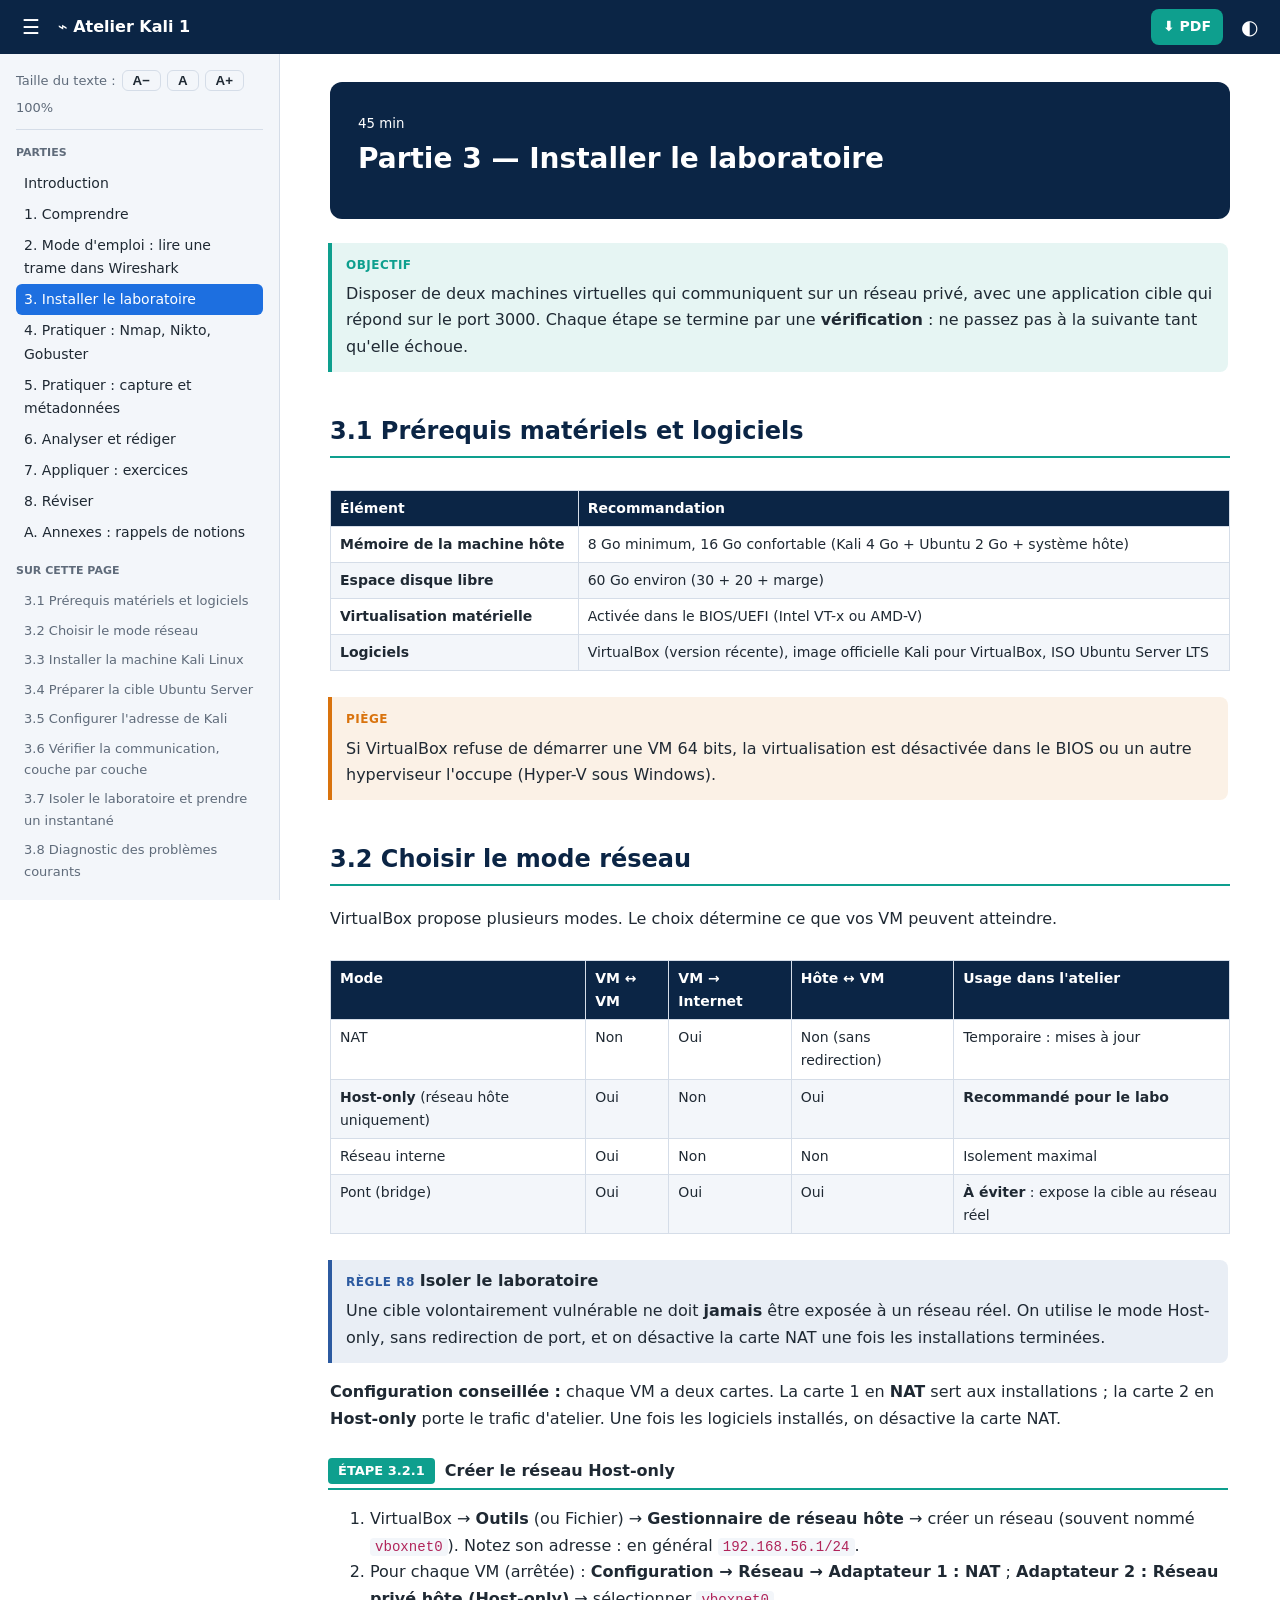
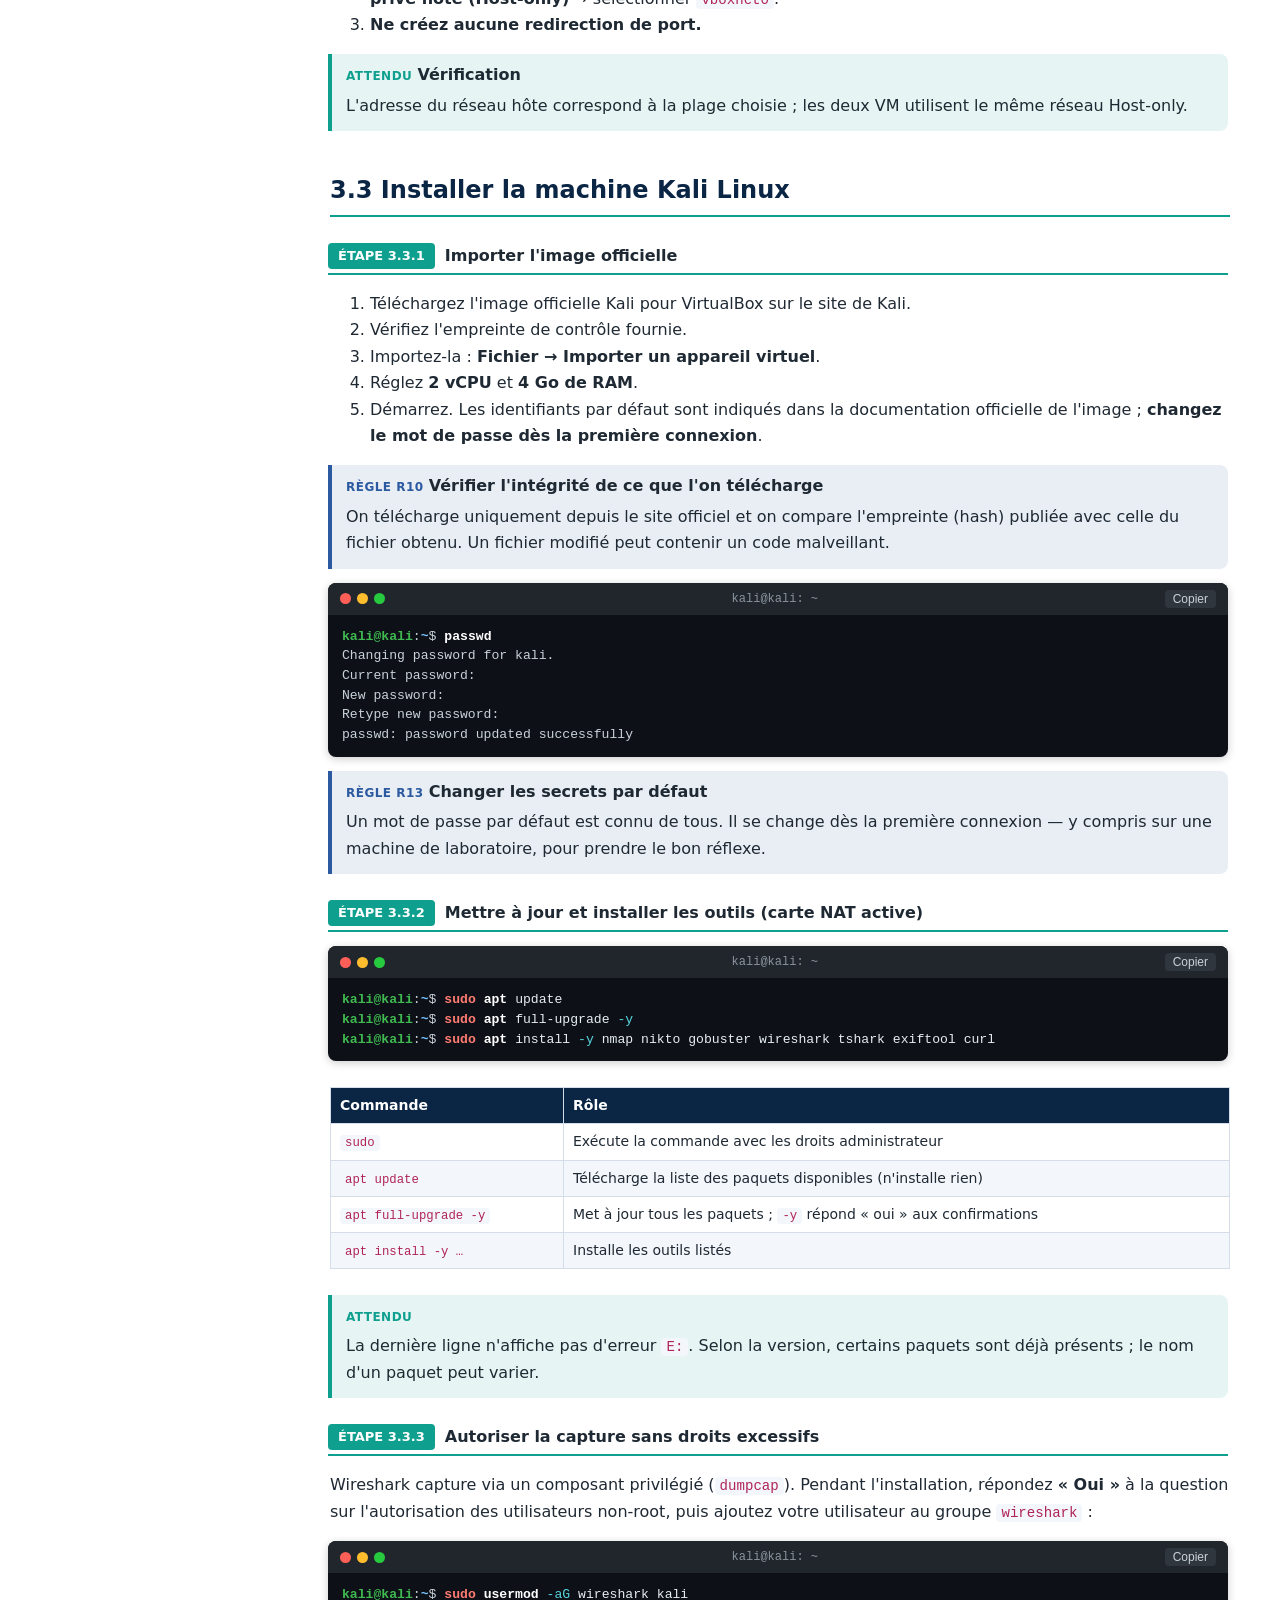
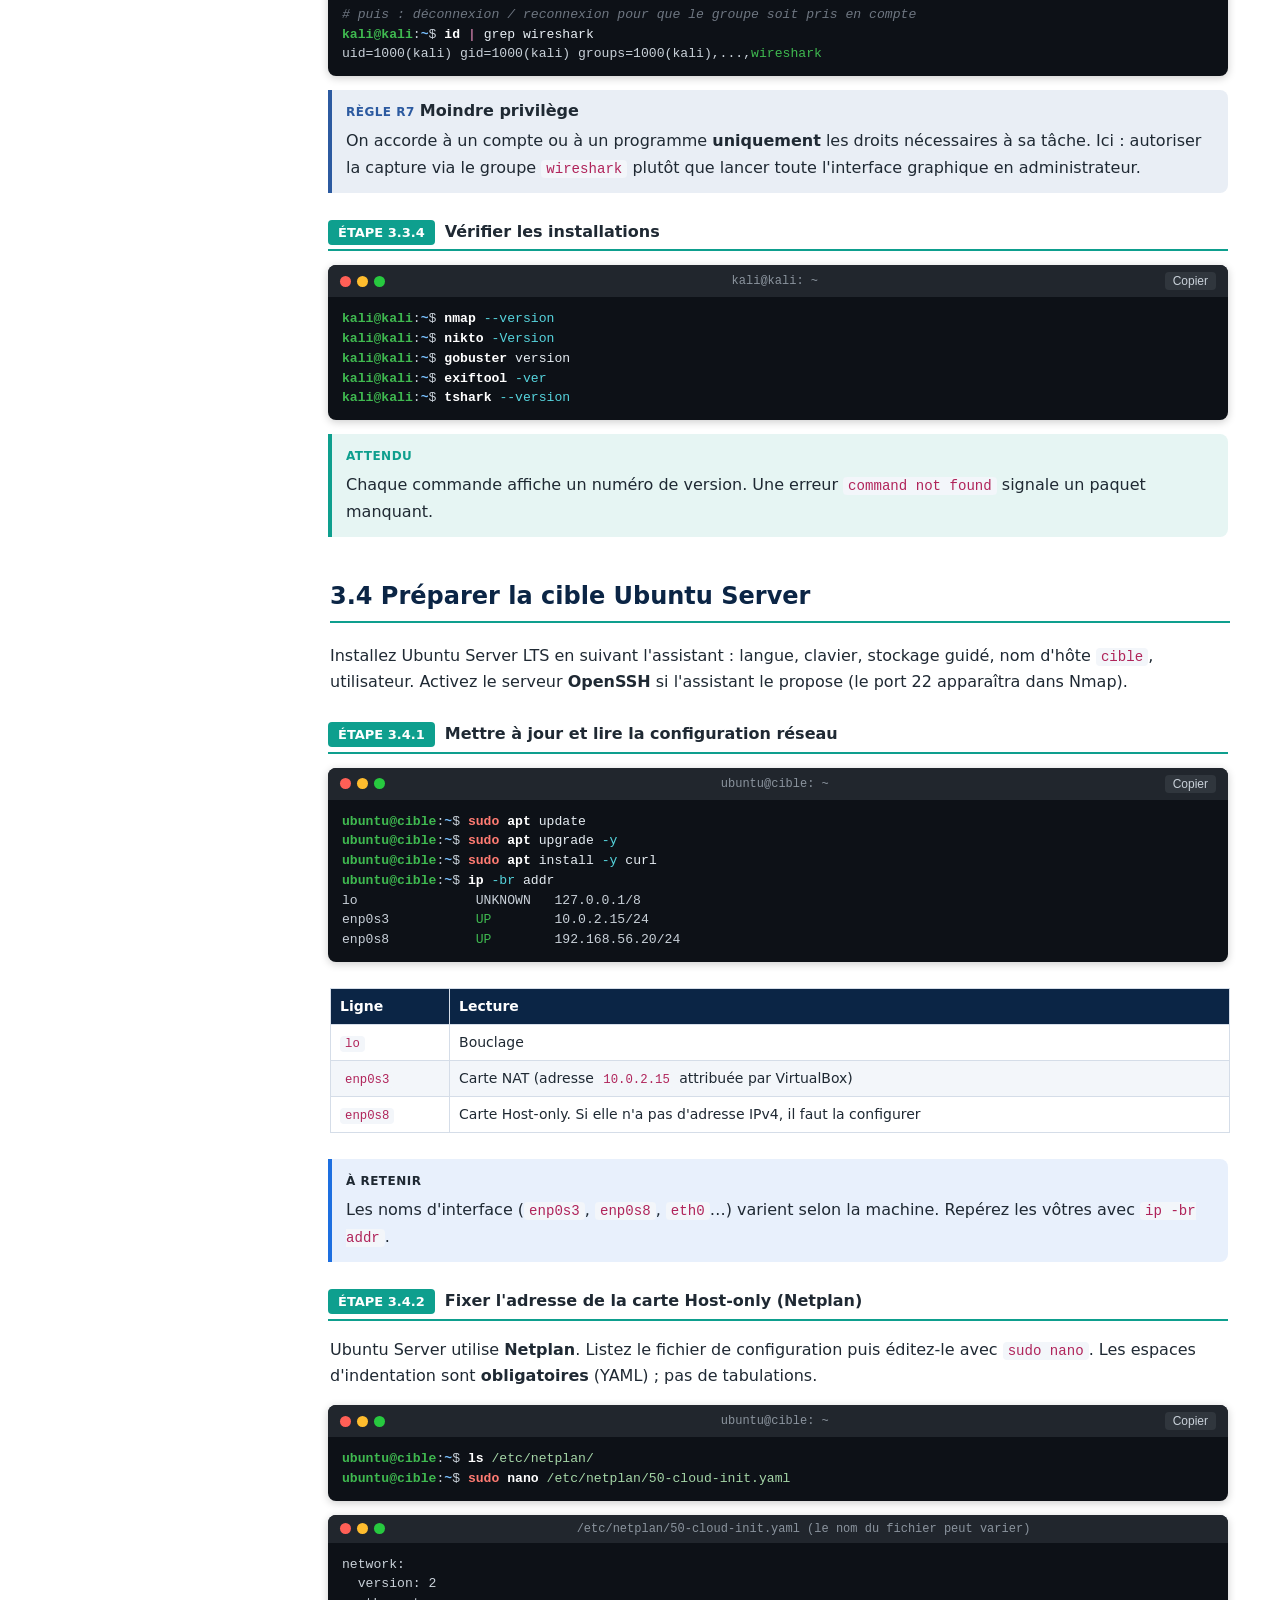
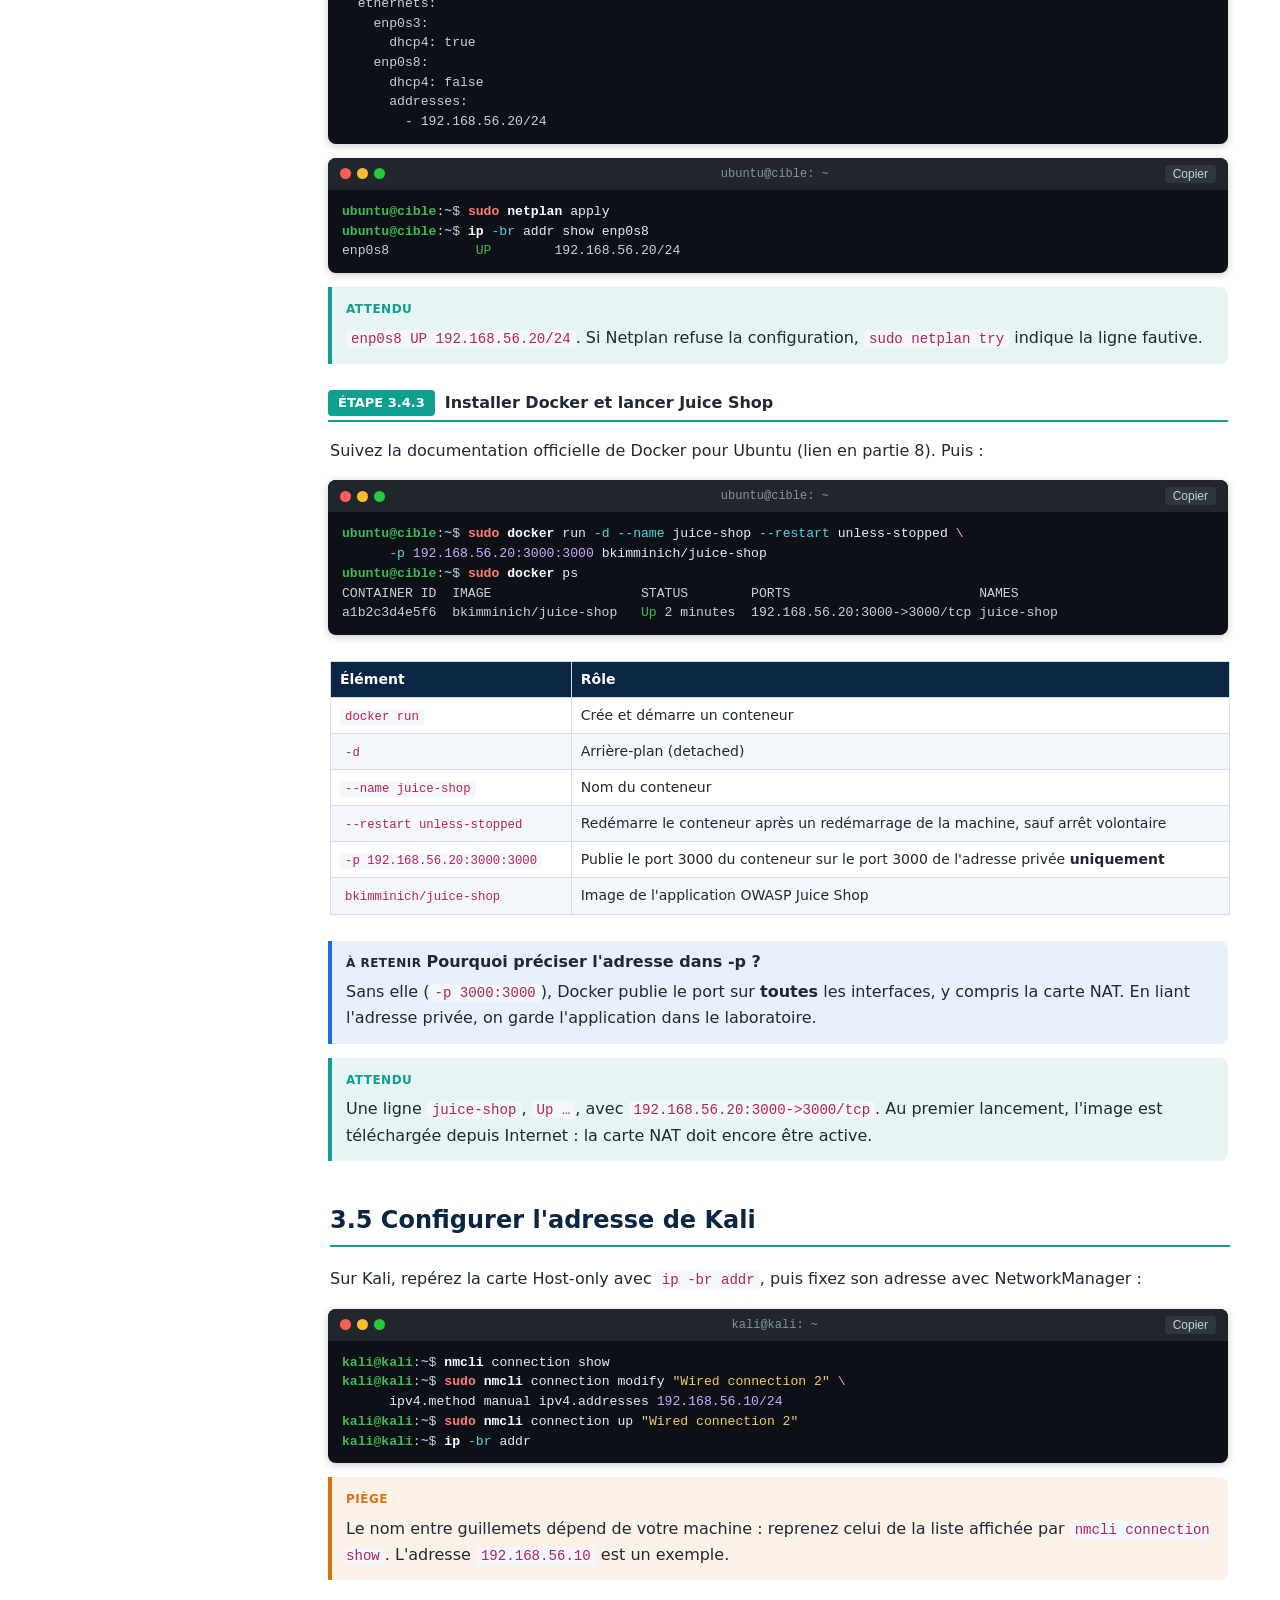
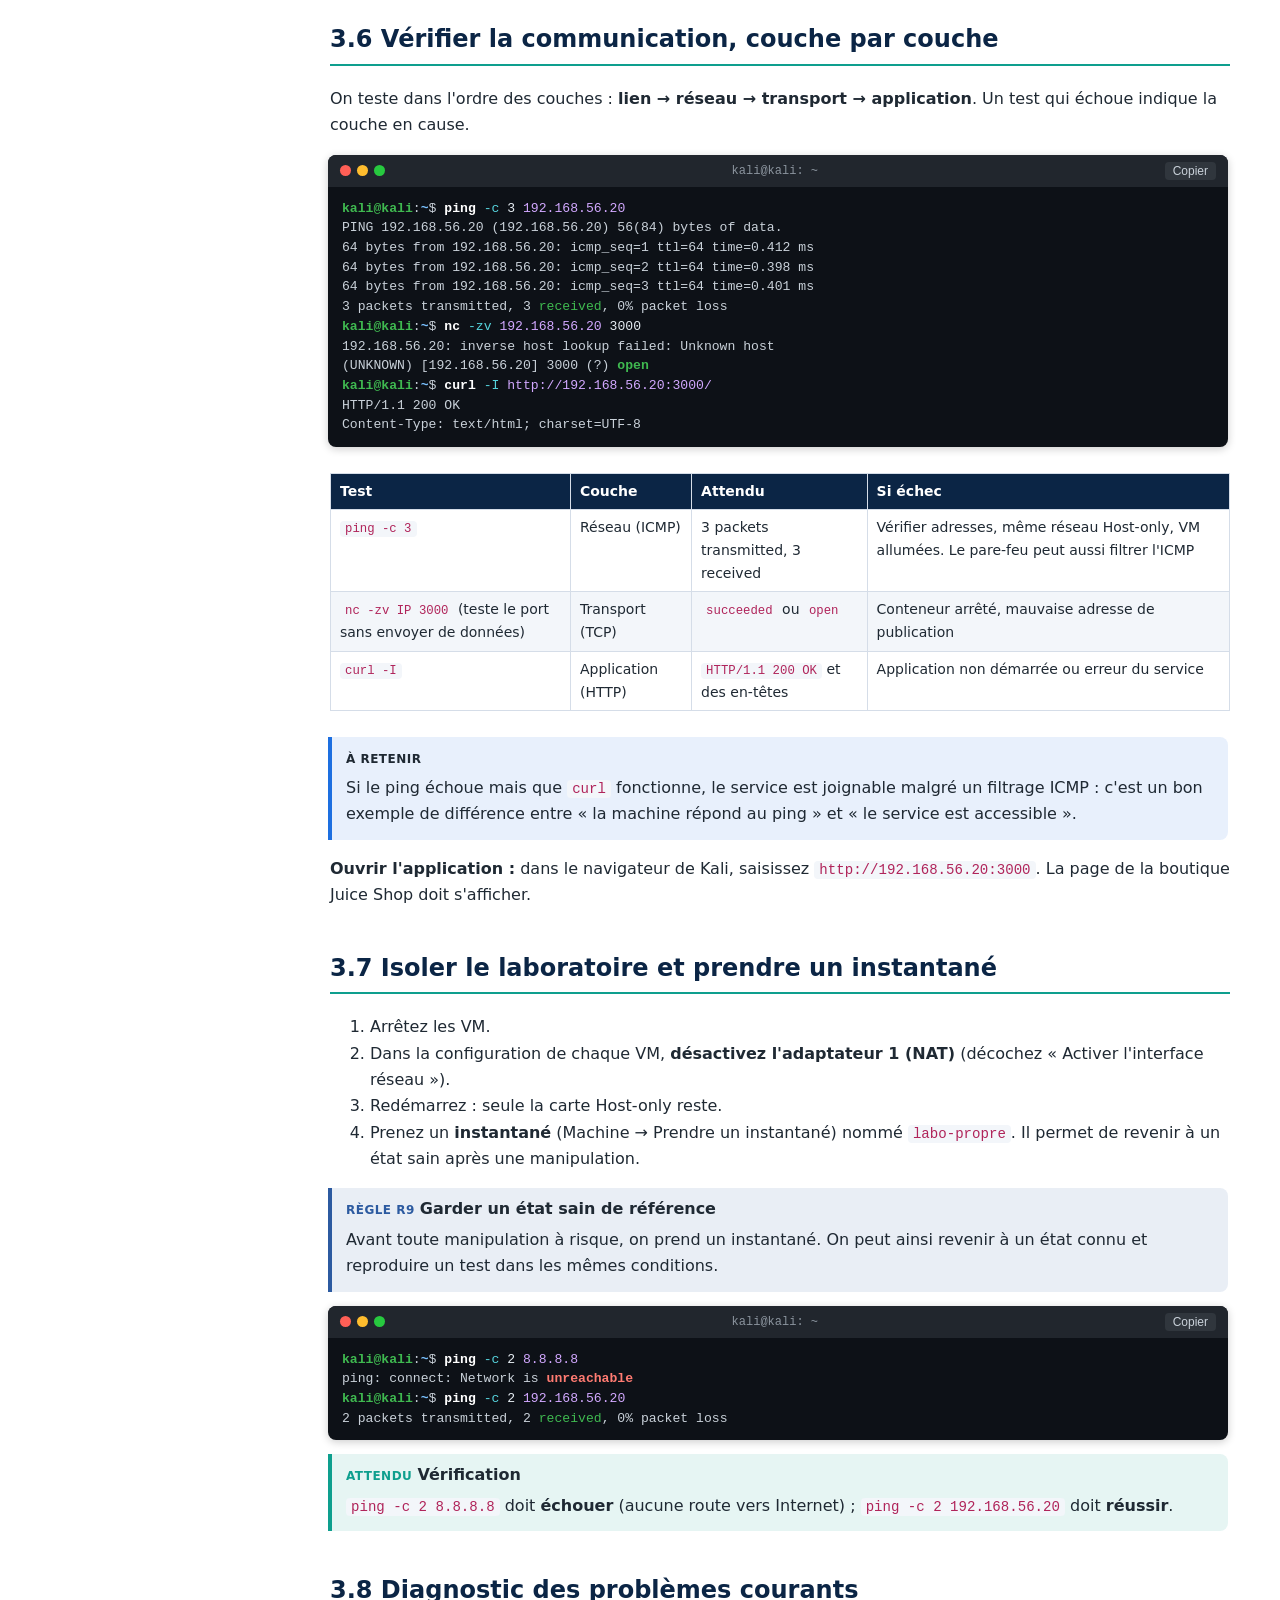
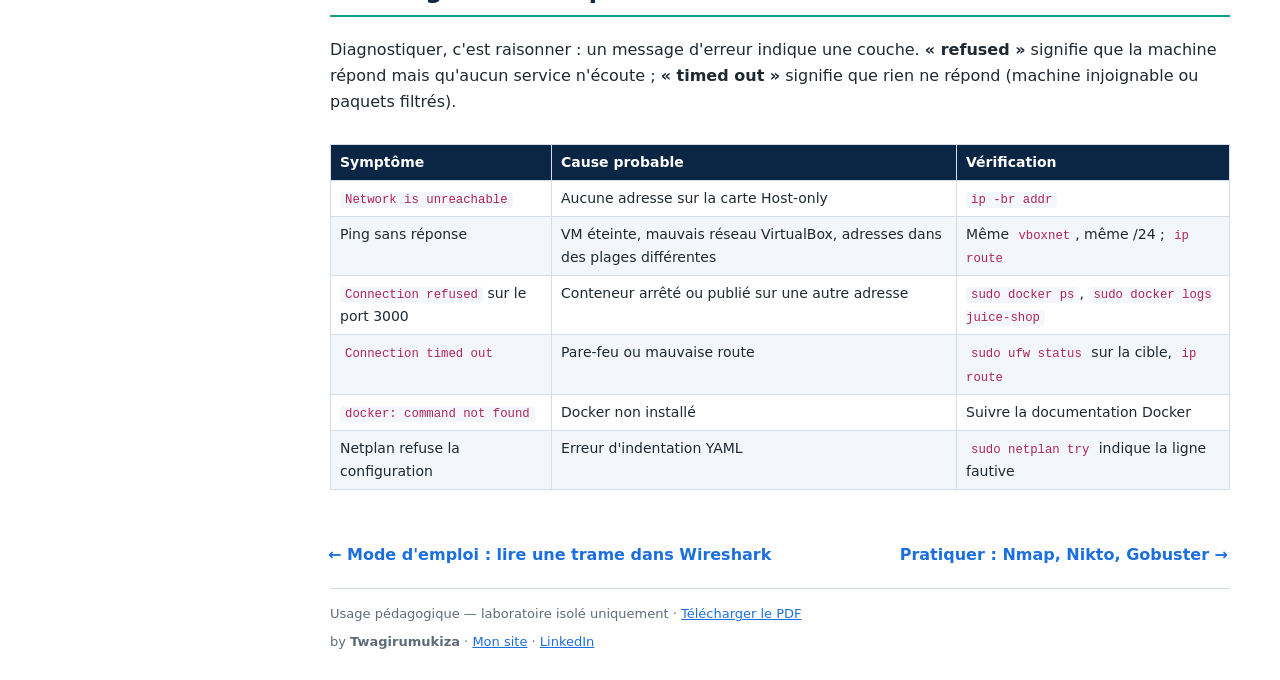
<file: partie-3.html>
<!doctype html><html lang="fr"><head><meta charset="utf-8"><meta name="viewport" content="width=device-width,initial-scale=1"><title>Partie 3 — Installer le laboratoire · Atelier Kali 1</title><link rel="stylesheet" href="assets/site.css"><script>if(localStorage.sb=='0')document.documentElement.classList.add('hide');if(localStorage.th)document.documentElement.dataset.th=localStorage.th;if(localStorage.fs)document.documentElement.style.setProperty('--fs',localStorage.fs+'%')</script></head><body>
<header><button id="mn" aria-label="Menu">☰</button><a class="lg" href="index.html">⌁ Atelier Kali 1</a><a class="btn sm" href="assets/Seance3_Atelier_Kali1_Cours_detaille.pdf" download>⬇ PDF</a><button id="th" aria-label="Thème">◐</button></header>
<nav id="sb"><div class="fs">Taille du texte : <button data-fs="-10" aria-label="Réduire">A−</button><button data-fs="0" aria-label="Taille normale">A</button><button data-fs="10" aria-label="Agrandir">A+</button><span id="fv">100%</span></div><b>Parties</b><a href="index.html" data-f="index.html">Introduction</a><a href="partie-1.html" data-f="partie-1.html">1. Comprendre</a><a href="partie-2.html" data-f="partie-2.html">2. Mode d'emploi : lire une trame dans Wireshark</a><a href="partie-3.html" data-f="partie-3.html">3. Installer le laboratoire</a><a href="partie-4.html" data-f="partie-4.html">4. Pratiquer : Nmap, Nikto, Gobuster</a><a href="partie-5.html" data-f="partie-5.html">5. Pratiquer : capture et métadonnées</a><a href="partie-6.html" data-f="partie-6.html">6. Analyser et rédiger</a><a href="partie-7.html" data-f="partie-7.html">7. Appliquer : exercices</a><a href="partie-8.html" data-f="partie-8.html">8. Réviser</a><a href="annexes.html" data-f="annexes.html">A. Annexes : rappels de notions</a><b>Sur cette page</b><a class="t" href="#3-1-prerequis-materiels-et-logiciels">3.1 Prérequis matériels et logiciels</a><a class="t" href="#3-2-choisir-le-mode-reseau">3.2 Choisir le mode réseau</a><a class="t" href="#3-3-installer-la-machine-kali-linux">3.3 Installer la machine Kali Linux</a><a class="t" href="#3-4-preparer-la-cible-ubuntu-server">3.4 Préparer la cible Ubuntu Server</a><a class="t" href="#3-5-configurer-l-adresse-de-kali">3.5 Configurer l'adresse de Kali</a><a class="t" href="#3-6-verifier-la-communication-couche-par">3.6 Vérifier la communication, couche par couche</a><a class="t" href="#3-7-isoler-le-laboratoire-et-prendre-un-">3.7 Isoler le laboratoire et prendre un instantané</a><a class="t" href="#3-8-diagnostic-des-problemes-courants">3.8 Diagnostic des problèmes courants</a></nav>
<main><div class="ph"><small>45 min</small><h1>Partie 3 — Installer le laboratoire</h1></div><div class="box objectif"><b class="lab">OBJECTIF</b> <b></b><p>Disposer de deux machines virtuelles qui communiquent sur un réseau privé, avec une application cible qui répond sur le port 3000. Chaque étape se termine par une <strong>vérification</strong> : ne passez pas à la suivante tant qu'elle échoue.</p></div><h2 id="3-1-prerequis-materiels-et-logiciels">3.1 Prérequis matériels et logiciels</h2><div class="tw"><table><thead><tr><th>Élément</th><th>Recommandation</th></tr></thead><tbody><tr><td><strong>Mémoire de la machine hôte</strong></td><td>8 Go minimum, 16 Go confortable (Kali 4 Go + Ubuntu 2 Go + système hôte)</td></tr><tr><td><strong>Espace disque libre</strong></td><td>60 Go environ (30 + 20 + marge)</td></tr><tr><td><strong>Virtualisation matérielle</strong></td><td>Activée dans le BIOS/UEFI (Intel VT-x ou AMD-V)</td></tr><tr><td><strong>Logiciels</strong></td><td>VirtualBox (version récente), image officielle Kali pour VirtualBox, ISO Ubuntu Server LTS</td></tr></tbody></table></div><div class="box piege"><b class="lab">PIÈGE</b> <b></b><p>Si VirtualBox refuse de démarrer une VM 64 bits, la virtualisation est désactivée dans le BIOS ou un autre hyperviseur l'occupe (Hyper-V sous Windows).</p></div><h2 id="3-2-choisir-le-mode-reseau">3.2 Choisir le mode réseau</h2><p>VirtualBox propose plusieurs modes. Le choix détermine ce que vos VM peuvent atteindre.</p><div class="tw"><table><thead><tr><th>Mode</th><th>VM ↔ VM</th><th>VM → Internet</th><th>Hôte ↔ VM</th><th>Usage dans l'atelier</th></tr></thead><tbody><tr><td>NAT</td><td>Non</td><td>Oui</td><td>Non (sans redirection)</td><td>Temporaire : mises à jour</td></tr><tr><td><strong>Host-only</strong> (réseau hôte uniquement)</td><td>Oui</td><td>Non</td><td>Oui</td><td><strong>Recommandé pour le labo</strong></td></tr><tr><td>Réseau interne</td><td>Oui</td><td>Non</td><td>Non</td><td>Isolement maximal</td></tr><tr><td>Pont (bridge)</td><td>Oui</td><td>Oui</td><td>Oui</td><td><strong>À éviter</strong> : expose la cible au réseau réel</td></tr></tbody></table></div><div class="box regle"><b class="lab">RÈGLE R8</b> <b>Isoler le laboratoire</b><p>Une cible volontairement vulnérable ne doit <strong>jamais</strong> être exposée à un réseau réel. On utilise le mode Host-only, sans redirection de port, et on désactive la carte NAT une fois les installations terminées.</p></div><p><strong>Configuration conseillée :</strong> chaque VM a deux cartes. La carte 1 en <strong>NAT</strong> sert aux installations ; la carte 2 en <strong>Host-only</strong> porte le trafic d'atelier. Une fois les logiciels installés, on désactive la carte NAT.</p><h4 class="step"><span>ÉTAPE 3.2.1</span>Créer le réseau Host-only</h4><ol><li>VirtualBox → <strong>Outils</strong> (ou Fichier) → <strong>Gestionnaire de réseau hôte</strong> → créer un réseau (souvent nommé <code>vboxnet0</code>). Notez son adresse : en général <code>192.168.56.1/24</code>.</li><li>Pour chaque VM (arrêtée) : <strong>Configuration → Réseau → Adaptateur 1 : NAT</strong> ; <strong>Adaptateur 2 : Réseau privé hôte (Host-only)</strong> → sélectionner <code>vboxnet0</code>.</li><li><strong>Ne créez aucune redirection de port.</strong></li></ol><div class="box attendu"><b class="lab">ATTENDU</b> <b>Vérification</b><p>L'adresse du réseau hôte correspond à la plage choisie ; les deux VM utilisent le même réseau Host-only.</p></div><h2 id="3-3-installer-la-machine-kali-linux">3.3 Installer la machine Kali Linux</h2><h4 class="step"><span>ÉTAPE 3.3.1</span>Importer l'image officielle</h4><ol><li>Téléchargez l'image officielle Kali pour VirtualBox sur le site de Kali.</li><li>Vérifiez l'empreinte de contrôle fournie.</li><li>Importez-la : <strong>Fichier → Importer un appareil virtuel</strong>.</li><li>Réglez <strong>2 vCPU</strong> et <strong>4 Go de RAM</strong>.</li><li>Démarrez. Les identifiants par défaut sont indiqués dans la documentation officielle de l'image ; <strong>changez le mot de passe dès la première connexion</strong>.</li></ol><div class="box regle"><b class="lab">RÈGLE R10</b> <b>Vérifier l'intégrité de ce que l'on télécharge</b><p>On télécharge uniquement depuis le site officiel et on compare l'empreinte (hash) publiée avec celle du fichier obtenu. Un fichier modifié peut contenir un code malveillant.</p></div><div class="term"><div class="bar"><i></i><i></i><i></i><span>kali@kali: ~</span><button class="cp" data-c="passwd">Copier</button></div><pre><span class="g">kali@kali</span>:<span class="bl">~</span>$ <span style="color:#ffffff"><b>passwd</b></span>
<span style="color:#c9d1d9">Changing password for kali.</span>
<span style="color:#c9d1d9">Current password:</span>
<span style="color:#c9d1d9">New password:</span>
<span style="color:#c9d1d9">Retype new password:</span>
<span style="color:#c9d1d9">passwd: password updated successfully</span></pre></div><div class="box regle"><b class="lab">RÈGLE R13</b> <b>Changer les secrets par défaut</b><p>Un mot de passe par défaut est connu de tous. Il se change dès la première connexion — y compris sur une machine de laboratoire, pour prendre le bon réflexe.</p></div><h4 class="step"><span>ÉTAPE 3.3.2</span>Mettre à jour et installer les outils (carte NAT active)</h4><div class="term"><div class="bar"><i></i><i></i><i></i><span>kali@kali: ~</span><button class="cp" data-c="sudo apt update
sudo apt full-upgrade -y
sudo apt install -y nmap nikto gobuster wireshark tshark exiftool curl">Copier</button></div><pre><span class="g">kali@kali</span>:<span class="bl">~</span>$ <span style="color:#ff7b72"><b>sudo</b></span> <span style="color:#ffffff"><b>apt</b></span> <span style="color:#e6edf3">update</span>
<span class="g">kali@kali</span>:<span class="bl">~</span>$ <span style="color:#ff7b72"><b>sudo</b></span> <span style="color:#ffffff"><b>apt</b></span> <span style="color:#e6edf3">full-upgrade</span> <span style="color:#56d4dd">-y</span>
<span class="g">kali@kali</span>:<span class="bl">~</span>$ <span style="color:#ff7b72"><b>sudo</b></span> <span style="color:#ffffff"><b>apt</b></span> <span style="color:#e6edf3">install</span> <span style="color:#56d4dd">-y</span> <span style="color:#e6edf3">nmap</span> <span style="color:#e6edf3">nikto</span> <span style="color:#e6edf3">gobuster</span> <span style="color:#e6edf3">wireshark</span> <span style="color:#e6edf3">tshark</span> <span style="color:#e6edf3">exiftool</span> <span style="color:#e6edf3">curl</span></pre></div><div class="tw"><table><thead><tr><th>Commande</th><th>Rôle</th></tr></thead><tbody><tr><td><code>sudo</code></td><td>Exécute la commande avec les droits administrateur</td></tr><tr><td><code>apt update</code></td><td>Télécharge la liste des paquets disponibles (n'installe rien)</td></tr><tr><td><code>apt full-upgrade -y</code></td><td>Met à jour tous les paquets ; <code>-y</code> répond « oui » aux confirmations</td></tr><tr><td><code>apt install -y …</code></td><td>Installe les outils listés</td></tr></tbody></table></div><div class="box attendu"><b class="lab">ATTENDU</b> <b></b><p>La dernière ligne n'affiche pas d'erreur <code>E:</code>. Selon la version, certains paquets sont déjà présents ; le nom d'un paquet peut varier.</p></div><h4 class="step"><span>ÉTAPE 3.3.3</span>Autoriser la capture sans droits excessifs</h4><p>Wireshark capture via un composant privilégié (<code>dumpcap</code>). Pendant l'installation, répondez <strong>« Oui »</strong> à la question sur l'autorisation des utilisateurs non-root, puis ajoutez votre utilisateur au groupe <code>wireshark</code> :</p><div class="term"><div class="bar"><i></i><i></i><i></i><span>kali@kali: ~</span><button class="cp" data-c="sudo usermod -aG wireshark kali
id | grep wireshark">Copier</button></div><pre><span class="g">kali@kali</span>:<span class="bl">~</span>$ <span style="color:#ff7b72"><b>sudo</b></span> <span style="color:#ffffff"><b>usermod</b></span> <span style="color:#56d4dd">-aG</span> <span style="color:#e6edf3">wireshark</span> <span style="color:#e6edf3">kali</span>
<span class="cm"># puis : déconnexion / reconnexion pour que le groupe soit pris en compte</span>
<span class="g">kali@kali</span>:<span class="bl">~</span>$ <span style="color:#ffffff"><b>id</b></span> <span style="color:#ff9bce">|</span> <span style="color:#e6edf3">grep</span> <span style="color:#e6edf3">wireshark</span>
uid=1000(kali) gid=1000(kali) groups=1000(kali),...,<span style="color:#3fb950">wireshark</span></pre></div><div class="box regle"><b class="lab">RÈGLE R7</b> <b>Moindre privilège</b><p>On accorde à un compte ou à un programme <strong>uniquement</strong> les droits nécessaires à sa tâche. Ici : autoriser la capture via le groupe <code>wireshark</code> plutôt que lancer toute l'interface graphique en administrateur.</p></div><h4 class="step"><span>ÉTAPE 3.3.4</span>Vérifier les installations</h4><div class="term"><div class="bar"><i></i><i></i><i></i><span>kali@kali: ~</span><button class="cp" data-c="nmap --version
nikto -Version
gobuster version
exiftool -ver
tshark --version">Copier</button></div><pre><span class="g">kali@kali</span>:<span class="bl">~</span>$ <span style="color:#ffffff"><b>nmap</b></span> <span style="color:#56d4dd">--version</span>
<span class="g">kali@kali</span>:<span class="bl">~</span>$ <span style="color:#ffffff"><b>nikto</b></span> <span style="color:#56d4dd">-Version</span>
<span class="g">kali@kali</span>:<span class="bl">~</span>$ <span style="color:#ffffff"><b>gobuster</b></span> <span style="color:#e6edf3">version</span>
<span class="g">kali@kali</span>:<span class="bl">~</span>$ <span style="color:#ffffff"><b>exiftool</b></span> <span style="color:#56d4dd">-ver</span>
<span class="g">kali@kali</span>:<span class="bl">~</span>$ <span style="color:#ffffff"><b>tshark</b></span> <span style="color:#56d4dd">--version</span></pre></div><div class="box attendu"><b class="lab">ATTENDU</b> <b></b><p>Chaque commande affiche un numéro de version. Une erreur <code>command not found</code> signale un paquet manquant.</p></div><h2 id="3-4-preparer-la-cible-ubuntu-server">3.4 Préparer la cible Ubuntu Server</h2><p>Installez Ubuntu Server LTS en suivant l'assistant : langue, clavier, stockage guidé, nom d'hôte <code>cible</code>, utilisateur. Activez le serveur <strong>OpenSSH</strong> si l'assistant le propose (le port 22 apparaîtra dans Nmap).</p><h4 class="step"><span>ÉTAPE 3.4.1</span>Mettre à jour et lire la configuration réseau</h4><div class="term"><div class="bar"><i></i><i></i><i></i><span>ubuntu@cible: ~</span><button class="cp" data-c="sudo apt update
sudo apt upgrade -y
sudo apt install -y curl
ip -br addr">Copier</button></div><pre><span class="g">ubuntu@cible</span>:<span class="bl">~</span>$ <span style="color:#ff7b72"><b>sudo</b></span> <span style="color:#ffffff"><b>apt</b></span> <span style="color:#e6edf3">update</span>
<span class="g">ubuntu@cible</span>:<span class="bl">~</span>$ <span style="color:#ff7b72"><b>sudo</b></span> <span style="color:#ffffff"><b>apt</b></span> <span style="color:#e6edf3">upgrade</span> <span style="color:#56d4dd">-y</span>
<span class="g">ubuntu@cible</span>:<span class="bl">~</span>$ <span style="color:#ff7b72"><b>sudo</b></span> <span style="color:#ffffff"><b>apt</b></span> <span style="color:#e6edf3">install</span> <span style="color:#56d4dd">-y</span> <span style="color:#e6edf3">curl</span>
<span class="g">ubuntu@cible</span>:<span class="bl">~</span>$ <span style="color:#ffffff"><b>ip</b></span> <span style="color:#56d4dd">-br</span> <span style="color:#e6edf3">addr</span>
<span style="color:#c9d1d9">lo               UNKNOWN   127.0.0.1/8</span>
<span style="color:#c9d1d9">enp0s3           <span style="color:#3fb950">UP </span>       10.0.2.15/24</span>
<span style="color:#c9d1d9">enp0s8           <span style="color:#3fb950">UP </span>       192.168.56.20/24</span></pre></div><div class="tw"><table><thead><tr><th>Ligne</th><th>Lecture</th></tr></thead><tbody><tr><td><code>lo</code></td><td>Bouclage</td></tr><tr><td><code>enp0s3</code></td><td>Carte NAT (adresse <code>10.0.2.15</code> attribuée par VirtualBox)</td></tr><tr><td><code>enp0s8</code></td><td>Carte Host-only. Si elle n'a pas d'adresse IPv4, il faut la configurer</td></tr></tbody></table></div><div class="box retenir"><b class="lab">À RETENIR</b> <b></b><p>Les noms d'interface (<code>enp0s3</code>, <code>enp0s8</code>, <code>eth0</code>…) varient selon la machine. Repérez les vôtres avec <code>ip -br addr</code>.</p></div><h4 class="step"><span>ÉTAPE 3.4.2</span>Fixer l'adresse de la carte Host-only (Netplan)</h4><p>Ubuntu Server utilise <strong>Netplan</strong>. Listez le fichier de configuration puis éditez-le avec <code>sudo nano</code>. Les espaces d'indentation sont <strong>obligatoires</strong> (YAML) ; pas de tabulations.</p><div class="term"><div class="bar"><i></i><i></i><i></i><span>ubuntu@cible: ~</span><button class="cp" data-c="ls /etc/netplan/
sudo nano /etc/netplan/50-cloud-init.yaml">Copier</button></div><pre><span class="g">ubuntu@cible</span>:<span class="bl">~</span>$ <span style="color:#ffffff"><b>ls</b></span> <span style="color:#a5d6a7">/etc/netplan/</span>
<span class="g">ubuntu@cible</span>:<span class="bl">~</span>$ <span style="color:#ff7b72"><b>sudo</b></span> <span style="color:#ffffff"><b>nano</b></span> <span style="color:#a5d6a7">/etc/netplan/50-cloud-init.yaml</span></pre></div><div class="term"><div class="bar"><i></i><i></i><i></i><span>/etc/netplan/50-cloud-init.yaml (le nom du fichier peut varier)</span></div><pre><span style="color:#c9d1d9">network:</span>
<span style="color:#c9d1d9">  version: 2</span>
<span style="color:#c9d1d9">  ethernets:</span>
<span style="color:#c9d1d9">    enp0s3:</span>
<span style="color:#c9d1d9">      dhcp4: true</span>
<span style="color:#c9d1d9">    enp0s8:</span>
<span style="color:#c9d1d9">      dhcp4: false</span>
<span style="color:#c9d1d9">      addresses:</span>
<span style="color:#c9d1d9">        - 192.168.56.20/24</span></pre></div><div class="term"><div class="bar"><i></i><i></i><i></i><span>ubuntu@cible: ~</span><button class="cp" data-c="sudo netplan apply
ip -br addr show enp0s8">Copier</button></div><pre><span class="g">ubuntu@cible</span>:<span class="bl">~</span>$ <span style="color:#ff7b72"><b>sudo</b></span> <span style="color:#ffffff"><b>netplan</b></span> <span style="color:#e6edf3">apply</span>
<span class="g">ubuntu@cible</span>:<span class="bl">~</span>$ <span style="color:#ffffff"><b>ip</b></span> <span style="color:#56d4dd">-br</span> <span style="color:#e6edf3">addr</span> <span style="color:#e6edf3">show</span> <span style="color:#e6edf3">enp0s8</span>
<span style="color:#c9d1d9">enp0s8           <span style="color:#3fb950">UP </span>       192.168.56.20/24</span></pre></div><div class="box attendu"><b class="lab">ATTENDU</b> <b></b><p><code>enp0s8 UP 192.168.56.20/24</code>. Si Netplan refuse la configuration, <code>sudo netplan try</code> indique la ligne fautive.</p></div><h4 class="step"><span>ÉTAPE 3.4.3</span>Installer Docker et lancer Juice Shop</h4><p>Suivez la documentation officielle de Docker pour Ubuntu (lien en partie 8). Puis :</p><div class="term"><div class="bar"><i></i><i></i><i></i><span>ubuntu@cible: ~</span><button class="cp" data-c="sudo docker run -d --name juice-shop --restart unless-stopped -p 192.168.56.20:3000:3000 bkimminich/juice-shop
sudo docker ps">Copier</button></div><pre><span class="g">ubuntu@cible</span>:<span class="bl">~</span>$ <span style="color:#ff7b72"><b>sudo</b></span> <span style="color:#ffffff"><b>docker</b></span> <span style="color:#e6edf3">run</span> <span style="color:#56d4dd">-d</span> <span style="color:#56d4dd">--name</span> <span style="color:#e6edf3">juice-shop</span> <span style="color:#56d4dd">--restart</span> <span style="color:#e6edf3">unless-stopped</span> <span style="color:#ff9bce">\</span>
      <span style="color:#56d4dd">-p</span> <span style="color:#d2a8ff">192.168.56.20:3000:3000</span> <span style="color:#e6edf3">bkimminich/juice-shop</span>
<span class="g">ubuntu@cible</span>:<span class="bl">~</span>$ <span style="color:#ff7b72"><b>sudo</b></span> <span style="color:#ffffff"><b>docker</b></span> <span style="color:#e6edf3">ps</span>
<span style="color:#c9d1d9">CONTAINER ID  IMAGE                   STATUS        PORTS                        NAMES</span>
<span style="color:#c9d1d9">a1b2c3d4e5f6  bkimminich/juice-shop   <span style="color:#3fb950">Up </span>2 minutes  192.168.56.20:3000-&gt;3000/tcp juice-shop</span></pre></div><div class="tw"><table><thead><tr><th>Élément</th><th>Rôle</th></tr></thead><tbody><tr><td><code>docker run</code></td><td>Crée et démarre un conteneur</td></tr><tr><td><code>-d</code></td><td>Arrière-plan (detached)</td></tr><tr><td><code>--name juice-shop</code></td><td>Nom du conteneur</td></tr><tr><td><code>--restart unless-stopped</code></td><td>Redémarre le conteneur après un redémarrage de la machine, sauf arrêt volontaire</td></tr><tr><td><code>-p 192.168.56.20:3000:3000</code></td><td>Publie le port 3000 du conteneur sur le port 3000 de l'adresse privée <strong>uniquement</strong></td></tr><tr><td><code>bkimminich/juice-shop</code></td><td>Image de l'application OWASP Juice Shop</td></tr></tbody></table></div><div class="box retenir"><b class="lab">À RETENIR</b> <b>Pourquoi préciser l'adresse dans -p ?</b><p>Sans elle (<code>-p 3000:3000</code>), Docker publie le port sur <strong>toutes</strong> les interfaces, y compris la carte NAT. En liant l'adresse privée, on garde l'application dans le laboratoire.</p></div><div class="box attendu"><b class="lab">ATTENDU</b> <b></b><p>Une ligne <code>juice-shop</code>, <code>Up …</code>, avec <code>192.168.56.20:3000-&gt;3000/tcp</code>. Au premier lancement, l'image est téléchargée depuis Internet : la carte NAT doit encore être active.</p></div><h2 id="3-5-configurer-l-adresse-de-kali">3.5 Configurer l'adresse de Kali</h2><p>Sur Kali, repérez la carte Host-only avec <code>ip -br addr</code>, puis fixez son adresse avec NetworkManager :</p><div class="term"><div class="bar"><i></i><i></i><i></i><span>kali@kali: ~</span><button class="cp" data-c="nmcli connection show
sudo nmcli connection modify &quot;Wired connection 2&quot; ipv4.method manual ipv4.addresses 192.168.56.10/24
sudo nmcli connection up &quot;Wired connection 2&quot;
ip -br addr">Copier</button></div><pre><span class="g">kali@kali</span>:<span class="bl">~</span>$ <span style="color:#ffffff"><b>nmcli</b></span> <span style="color:#e6edf3">connection</span> <span style="color:#e6edf3">show</span>
<span class="g">kali@kali</span>:<span class="bl">~</span>$ <span style="color:#ff7b72"><b>sudo</b></span> <span style="color:#ffffff"><b>nmcli</b></span> <span style="color:#e6edf3">connection</span> <span style="color:#e6edf3">modify</span> <span style="color:#f2cc60">"Wired connection 2"</span> <span style="color:#ff9bce">\</span>
      <span style="color:#e6edf3">ipv4.method</span> <span style="color:#e6edf3">manual</span> <span style="color:#e6edf3">ipv4.addresses</span> <span style="color:#d2a8ff">192.168.56.10/24</span>
<span class="g">kali@kali</span>:<span class="bl">~</span>$ <span style="color:#ff7b72"><b>sudo</b></span> <span style="color:#ffffff"><b>nmcli</b></span> <span style="color:#e6edf3">connection</span> <span style="color:#e6edf3">up</span> <span style="color:#f2cc60">"Wired connection 2"</span>
<span class="g">kali@kali</span>:<span class="bl">~</span>$ <span style="color:#ffffff"><b>ip</b></span> <span style="color:#56d4dd">-br</span> <span style="color:#e6edf3">addr</span></pre></div><div class="box piege"><b class="lab">PIÈGE</b> <b></b><p>Le nom entre guillemets dépend de votre machine : reprenez celui de la liste affichée par <code>nmcli connection show</code>. L'adresse <code>192.168.56.10</code> est un exemple.</p></div><h2 id="3-6-verifier-la-communication-couche-par">3.6 Vérifier la communication, couche par couche</h2><p>On teste dans l'ordre des couches : <strong>lien → réseau → transport → application</strong>. Un test qui échoue indique la couche en cause.</p><div class="term"><div class="bar"><i></i><i></i><i></i><span>kali@kali: ~</span><button class="cp" data-c="ping -c 3 192.168.56.20
nc -zv 192.168.56.20 3000
curl -I http://192.168.56.20:3000/">Copier</button></div><pre><span class="g">kali@kali</span>:<span class="bl">~</span>$ <span style="color:#ffffff"><b>ping</b></span> <span style="color:#56d4dd">-c</span> <span style="color:#e6edf3">3</span> <span style="color:#d2a8ff">192.168.56.20</span>
<span style="color:#c9d1d9">PING 192.168.56.20 (192.168.56.20) 56(84) bytes of data.</span>
<span style="color:#c9d1d9">64 bytes from 192.168.56.20: icmp_seq=1 ttl=64 time=0.412 ms</span>
<span style="color:#c9d1d9">64 bytes from 192.168.56.20: icmp_seq=2 ttl=64 time=0.398 ms</span>
<span style="color:#c9d1d9">64 bytes from 192.168.56.20: icmp_seq=3 ttl=64 time=0.401 ms</span>
<span style="color:#c9d1d9">3 packets transmitted, 3 <span style="color:#3fb950">received</span>, 0% packet loss</span>
<span class="g">kali@kali</span>:<span class="bl">~</span>$ <span style="color:#ffffff"><b>nc</b></span> <span style="color:#56d4dd">-zv</span> <span style="color:#d2a8ff">192.168.56.20</span> <span style="color:#e6edf3">3000</span>
<span style="color:#c9d1d9">192.168.56.20: inverse host lookup failed: Unknown host</span>
<span style="color:#c9d1d9">(UNKNOWN) [192.168.56.20] 3000 (?) <span style="color:#3fb950"><b>open</b></span></span>
<span class="g">kali@kali</span>:<span class="bl">~</span>$ <span style="color:#ffffff"><b>curl</b></span> <span style="color:#56d4dd">-I</span> <span style="color:#d2a8ff">http://192.168.56.20:3000/</span>
<span style="color:#c9d1d9">HTTP/1.1 200 OK</span>
<span style="color:#c9d1d9">Content-Type: text/html; charset=UTF-8</span></pre></div><div class="tw"><table><thead><tr><th>Test</th><th>Couche</th><th>Attendu</th><th>Si échec</th></tr></thead><tbody><tr><td><code>ping -c 3</code></td><td>Réseau (ICMP)</td><td>3 packets transmitted, 3 received</td><td>Vérifier adresses, même réseau Host-only, VM allumées. Le pare-feu peut aussi filtrer l'ICMP</td></tr><tr><td><code>nc -zv IP 3000</code> (teste le port sans envoyer de données)</td><td>Transport (TCP)</td><td><code>succeeded</code> ou <code>open</code></td><td>Conteneur arrêté, mauvaise adresse de publication</td></tr><tr><td><code>curl -I</code></td><td>Application (HTTP)</td><td><code>HTTP/1.1 200 OK</code> et des en-têtes</td><td>Application non démarrée ou erreur du service</td></tr></tbody></table></div><div class="box retenir"><b class="lab">À RETENIR</b> <b></b><p>Si le ping échoue mais que <code>curl</code> fonctionne, le service est joignable malgré un filtrage ICMP : c'est un bon exemple de différence entre « la machine répond au ping » et « le service est accessible ».</p></div><p><strong>Ouvrir l'application :</strong> dans le navigateur de Kali, saisissez <code>http://192.168.56.20:3000</code>. La page de la boutique Juice Shop doit s'afficher.</p><h2 id="3-7-isoler-le-laboratoire-et-prendre-un-">3.7 Isoler le laboratoire et prendre un instantané</h2><ol><li>Arrêtez les VM.</li><li>Dans la configuration de chaque VM, <strong>désactivez l'adaptateur 1 (NAT)</strong> (décochez « Activer l'interface réseau »).</li><li>Redémarrez : seule la carte Host-only reste.</li><li>Prenez un <strong>instantané</strong> (Machine → Prendre un instantané) nommé <code>labo-propre</code>. Il permet de revenir à un état sain après une manipulation.</li></ol><div class="box regle"><b class="lab">RÈGLE R9</b> <b>Garder un état sain de référence</b><p>Avant toute manipulation à risque, on prend un instantané. On peut ainsi revenir à un état connu et reproduire un test dans les mêmes conditions.</p></div><div class="term"><div class="bar"><i></i><i></i><i></i><span>kali@kali: ~</span><button class="cp" data-c="ping -c 2 8.8.8.8
ping -c 2 192.168.56.20">Copier</button></div><pre><span class="g">kali@kali</span>:<span class="bl">~</span>$ <span style="color:#ffffff"><b>ping</b></span> <span style="color:#56d4dd">-c</span> <span style="color:#e6edf3">2</span> <span style="color:#d2a8ff">8.8.8.8</span>
<span style="color:#c9d1d9">ping: connect: Network is <span style="color:#ff7b72"><b>unreachable</b></span></span>
<span class="g">kali@kali</span>:<span class="bl">~</span>$ <span style="color:#ffffff"><b>ping</b></span> <span style="color:#56d4dd">-c</span> <span style="color:#e6edf3">2</span> <span style="color:#d2a8ff">192.168.56.20</span>
<span style="color:#c9d1d9">2 packets transmitted, 2 <span style="color:#3fb950">received</span>, 0% packet loss</span></pre></div><div class="box attendu"><b class="lab">ATTENDU</b> <b>Vérification</b><p><code>ping -c 2 8.8.8.8</code> doit <strong>échouer</strong> (aucune route vers Internet) ; <code>ping -c 2 192.168.56.20</code> doit <strong>réussir</strong>.</p></div><h2 id="3-8-diagnostic-des-problemes-courants">3.8 Diagnostic des problèmes courants</h2><p>Diagnostiquer, c'est raisonner : un message d'erreur indique une couche. <strong>« refused »</strong> signifie que la machine répond mais qu'aucun service n'écoute ; <strong>« timed out »</strong> signifie que rien ne répond (machine injoignable ou paquets filtrés).</p><div class="tw"><table><thead><tr><th>Symptôme</th><th>Cause probable</th><th>Vérification</th></tr></thead><tbody><tr><td><code>Network is unreachable</code></td><td>Aucune adresse sur la carte Host-only</td><td><code>ip -br addr</code></td></tr><tr><td>Ping sans réponse</td><td>VM éteinte, mauvais réseau VirtualBox, adresses dans des plages différentes</td><td>Même <code>vboxnet</code>, même /24 ; <code>ip route</code></td></tr><tr><td><code>Connection refused</code> sur le port 3000</td><td>Conteneur arrêté ou publié sur une autre adresse</td><td><code>sudo docker ps</code>, <code>sudo docker logs juice-shop</code></td></tr><tr><td><code>Connection timed out</code></td><td>Pare-feu ou mauvaise route</td><td><code>sudo ufw status</code> sur la cible, <code>ip route</code></td></tr><tr><td><code>docker: command not found</code></td><td>Docker non installé</td><td>Suivre la documentation Docker</td></tr><tr><td>Netplan refuse la configuration</td><td>Erreur d'indentation YAML</td><td><code>sudo netplan try</code> indique la ligne fautive</td></tr></tbody></table></div><div class="pn"><a href="partie-2.html">← Mode d'emploi : lire une trame dans Wireshark</a><a href="partie-4.html">Pratiquer : Nmap, Nikto, Gobuster →</a></div><footer>Usage pédagogique — laboratoire isolé uniquement · <a href="assets/Seance3_Atelier_Kali1_Cours_detaille.pdf" download>Télécharger le PDF</a><div class="by">by <strong>Twagirumukiza</strong> · <a href="https://twagirumukiza.github.io/Twagirumukiza-Innocent/" target="_blank" rel="noopener">Mon site</a> · <a href="https://www.linkedin.com/in/innocent-twagirumukiza/" target="_blank" rel="noopener">LinkedIn</a></div></footer></main>
<script src="assets/config.js"></script><script src="assets/site.js"></script></body></html>
</file>
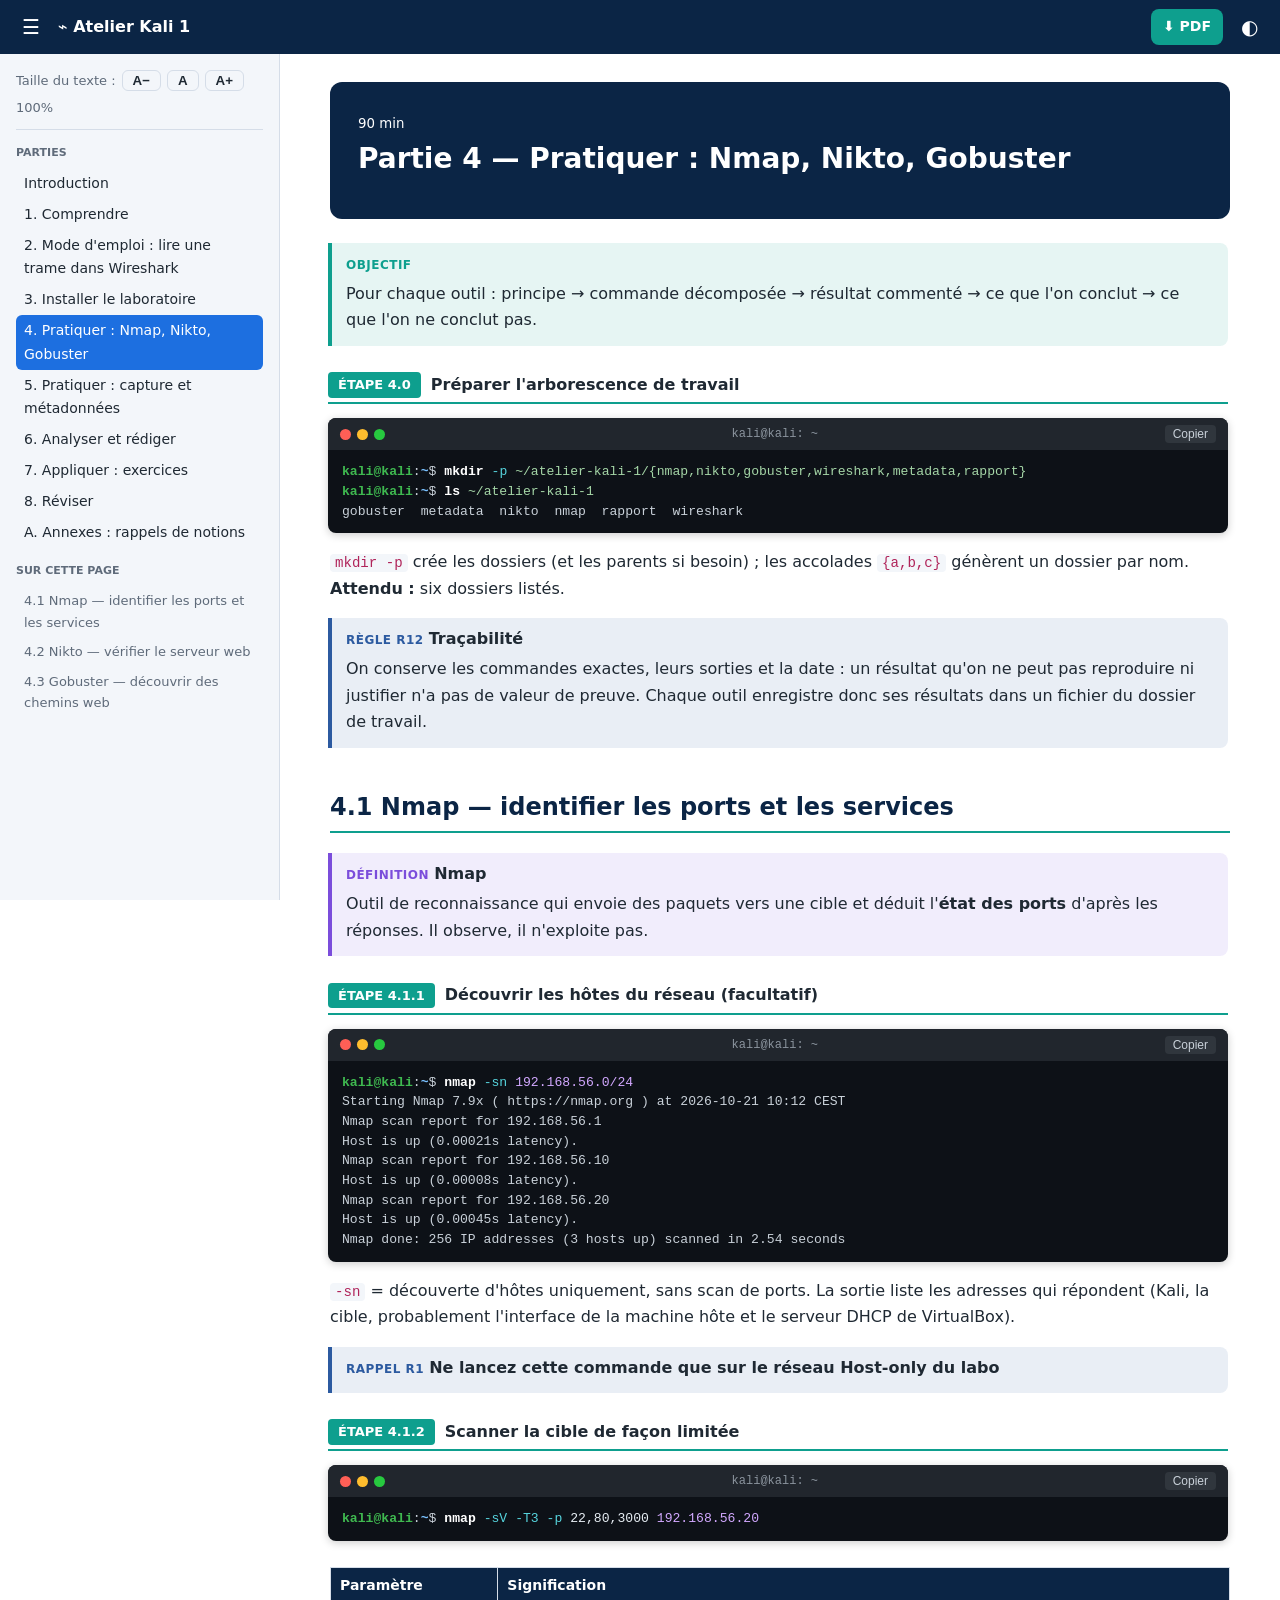
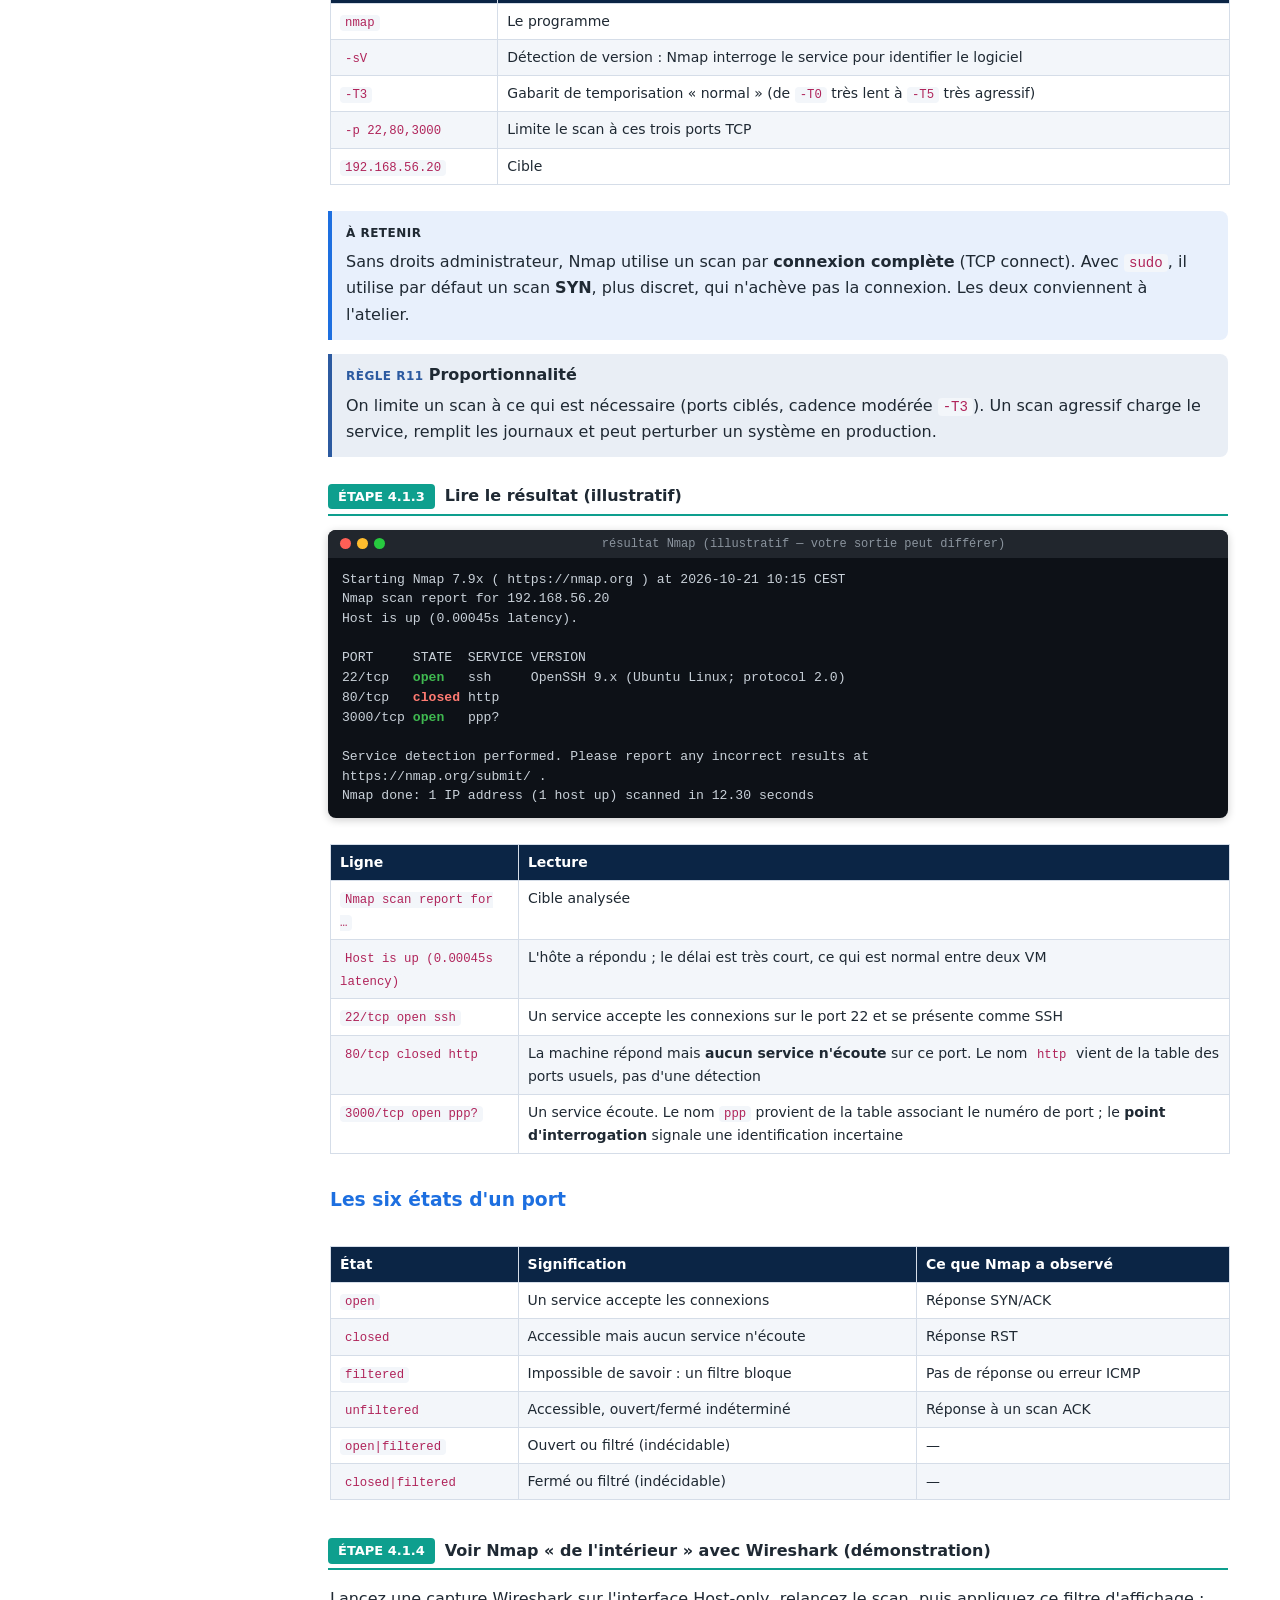
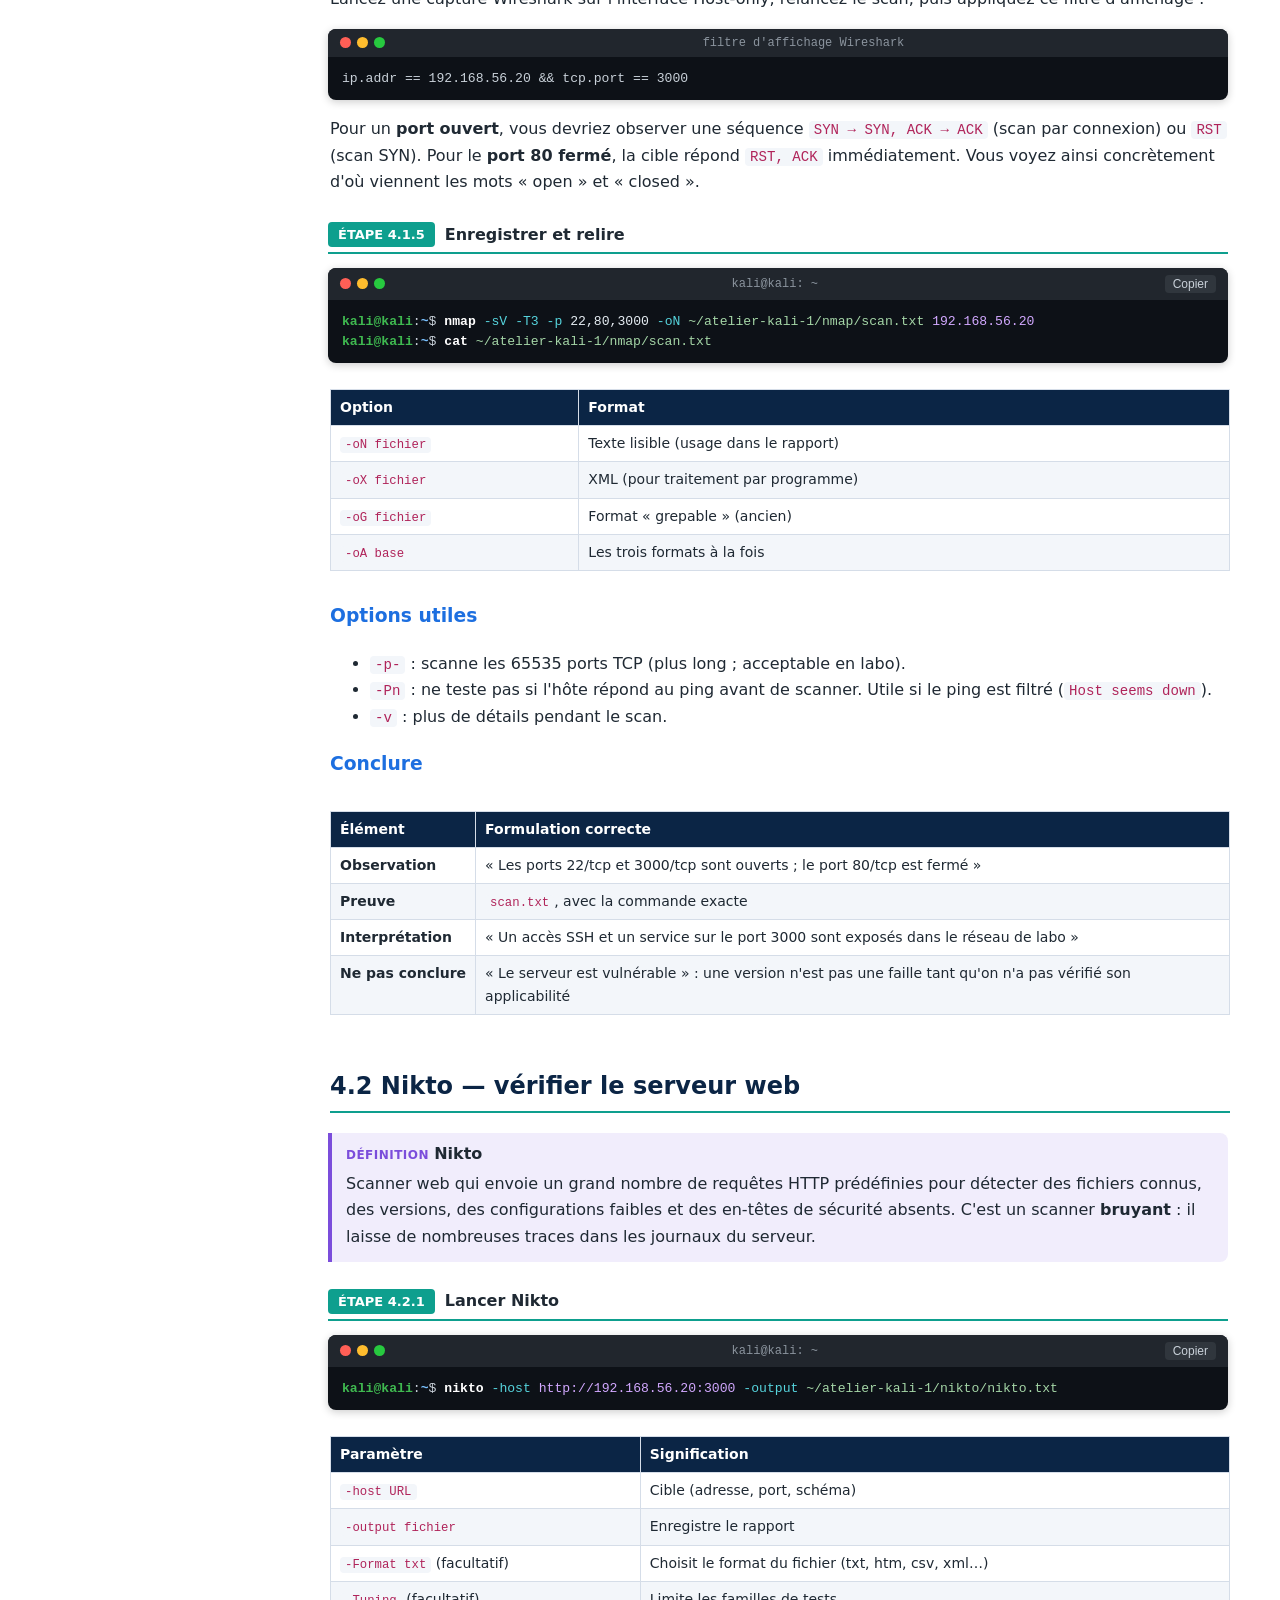
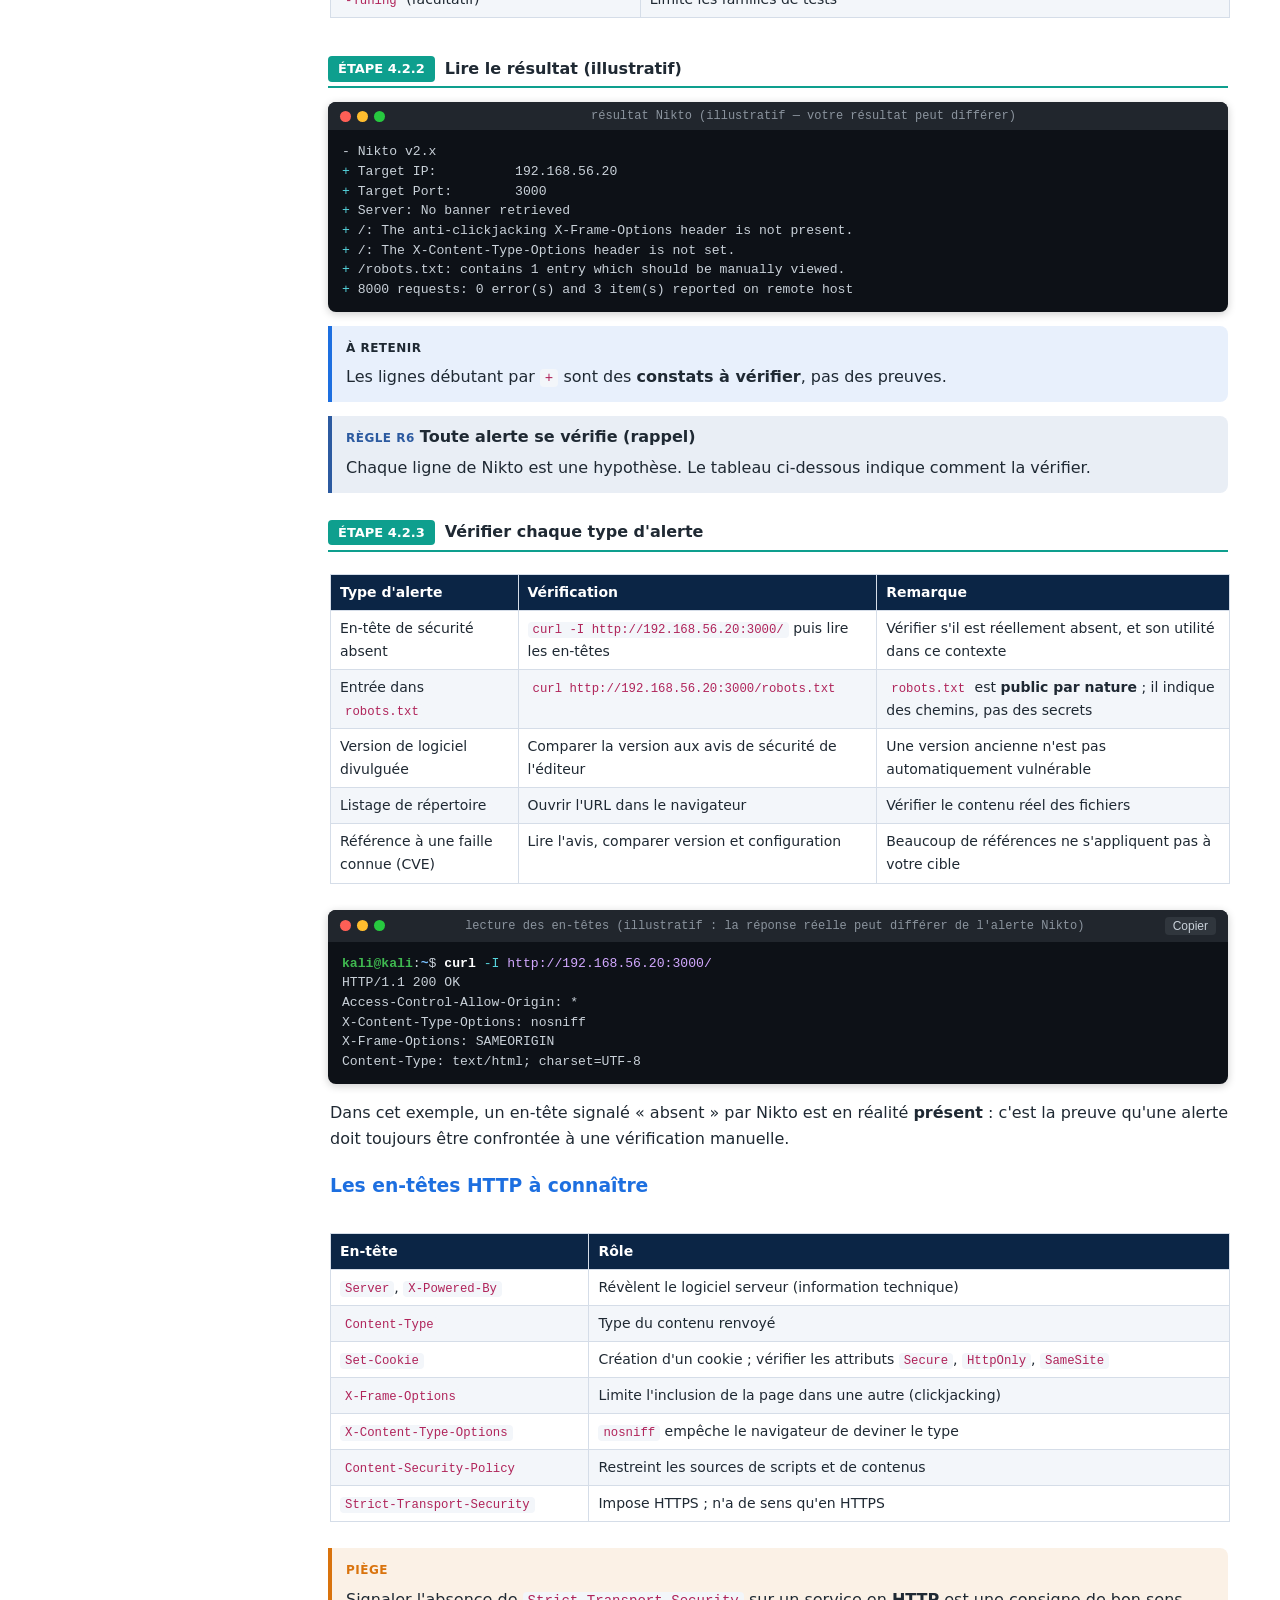
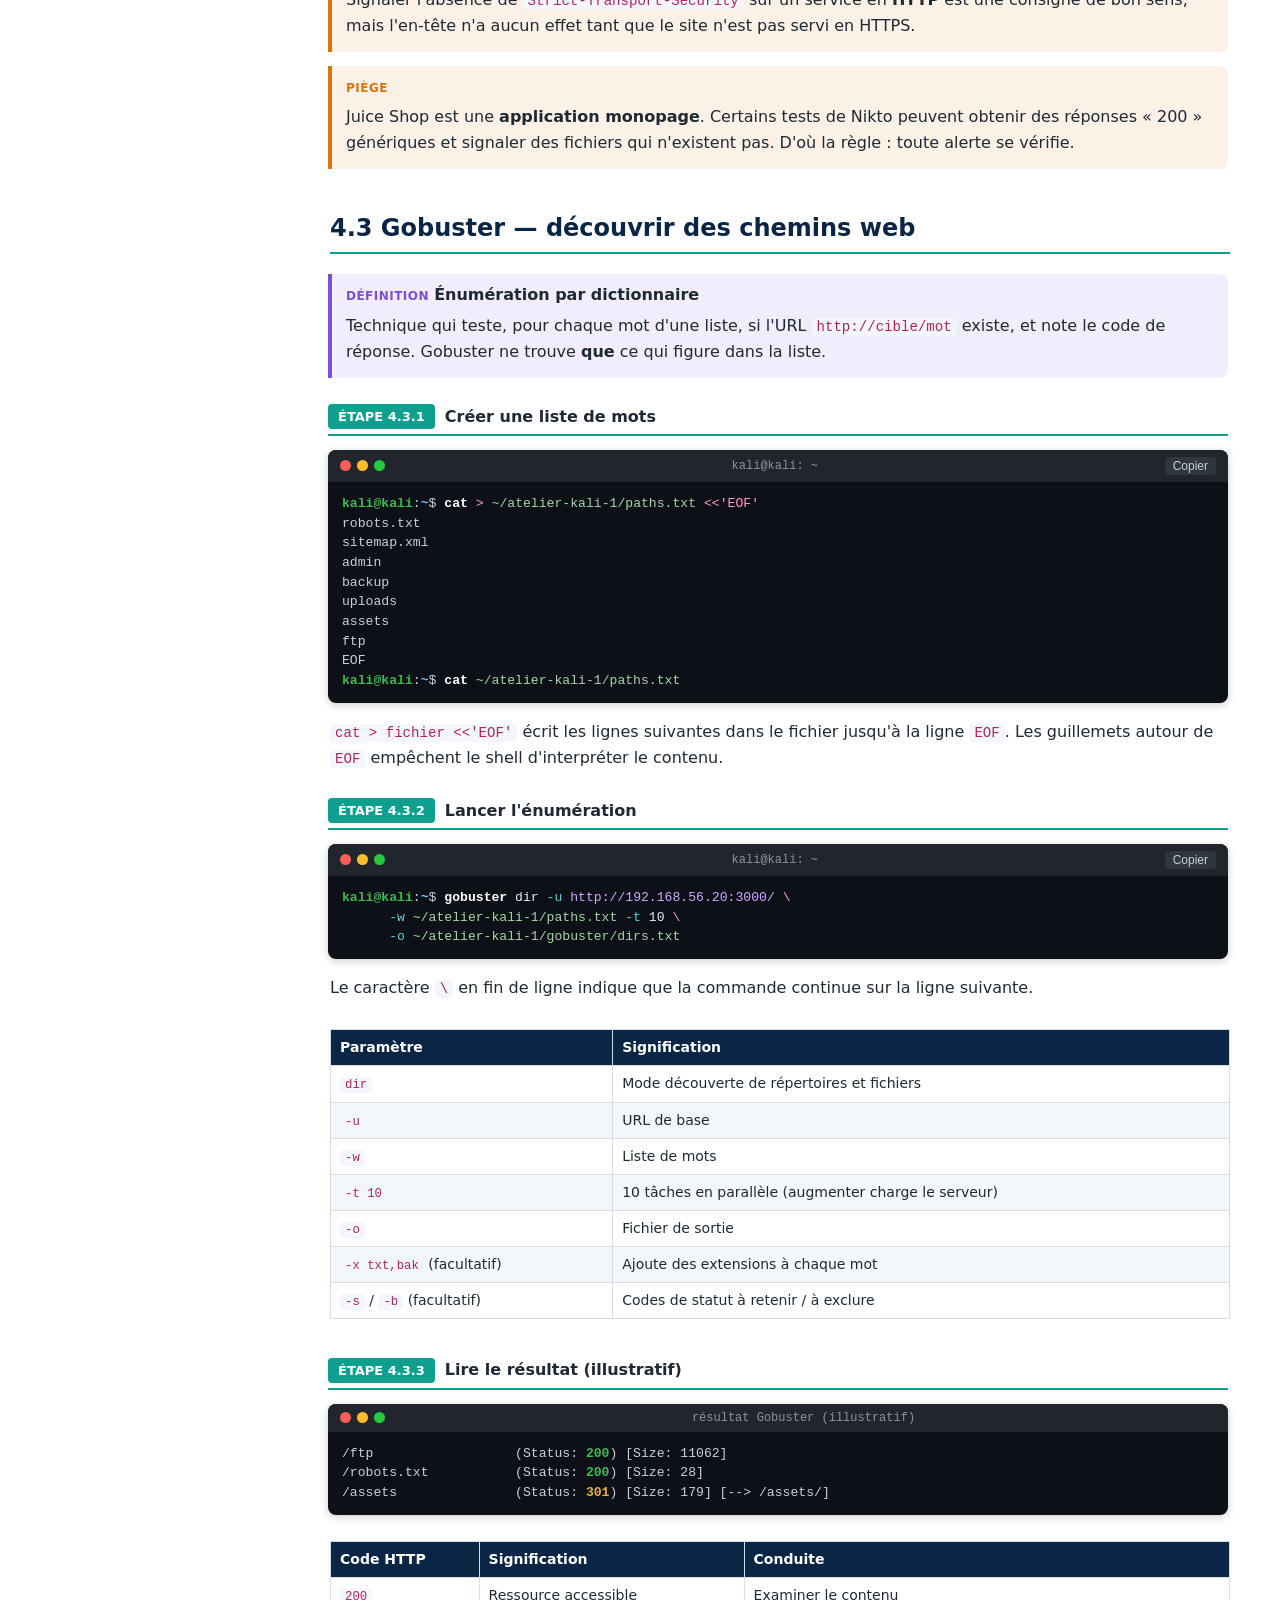
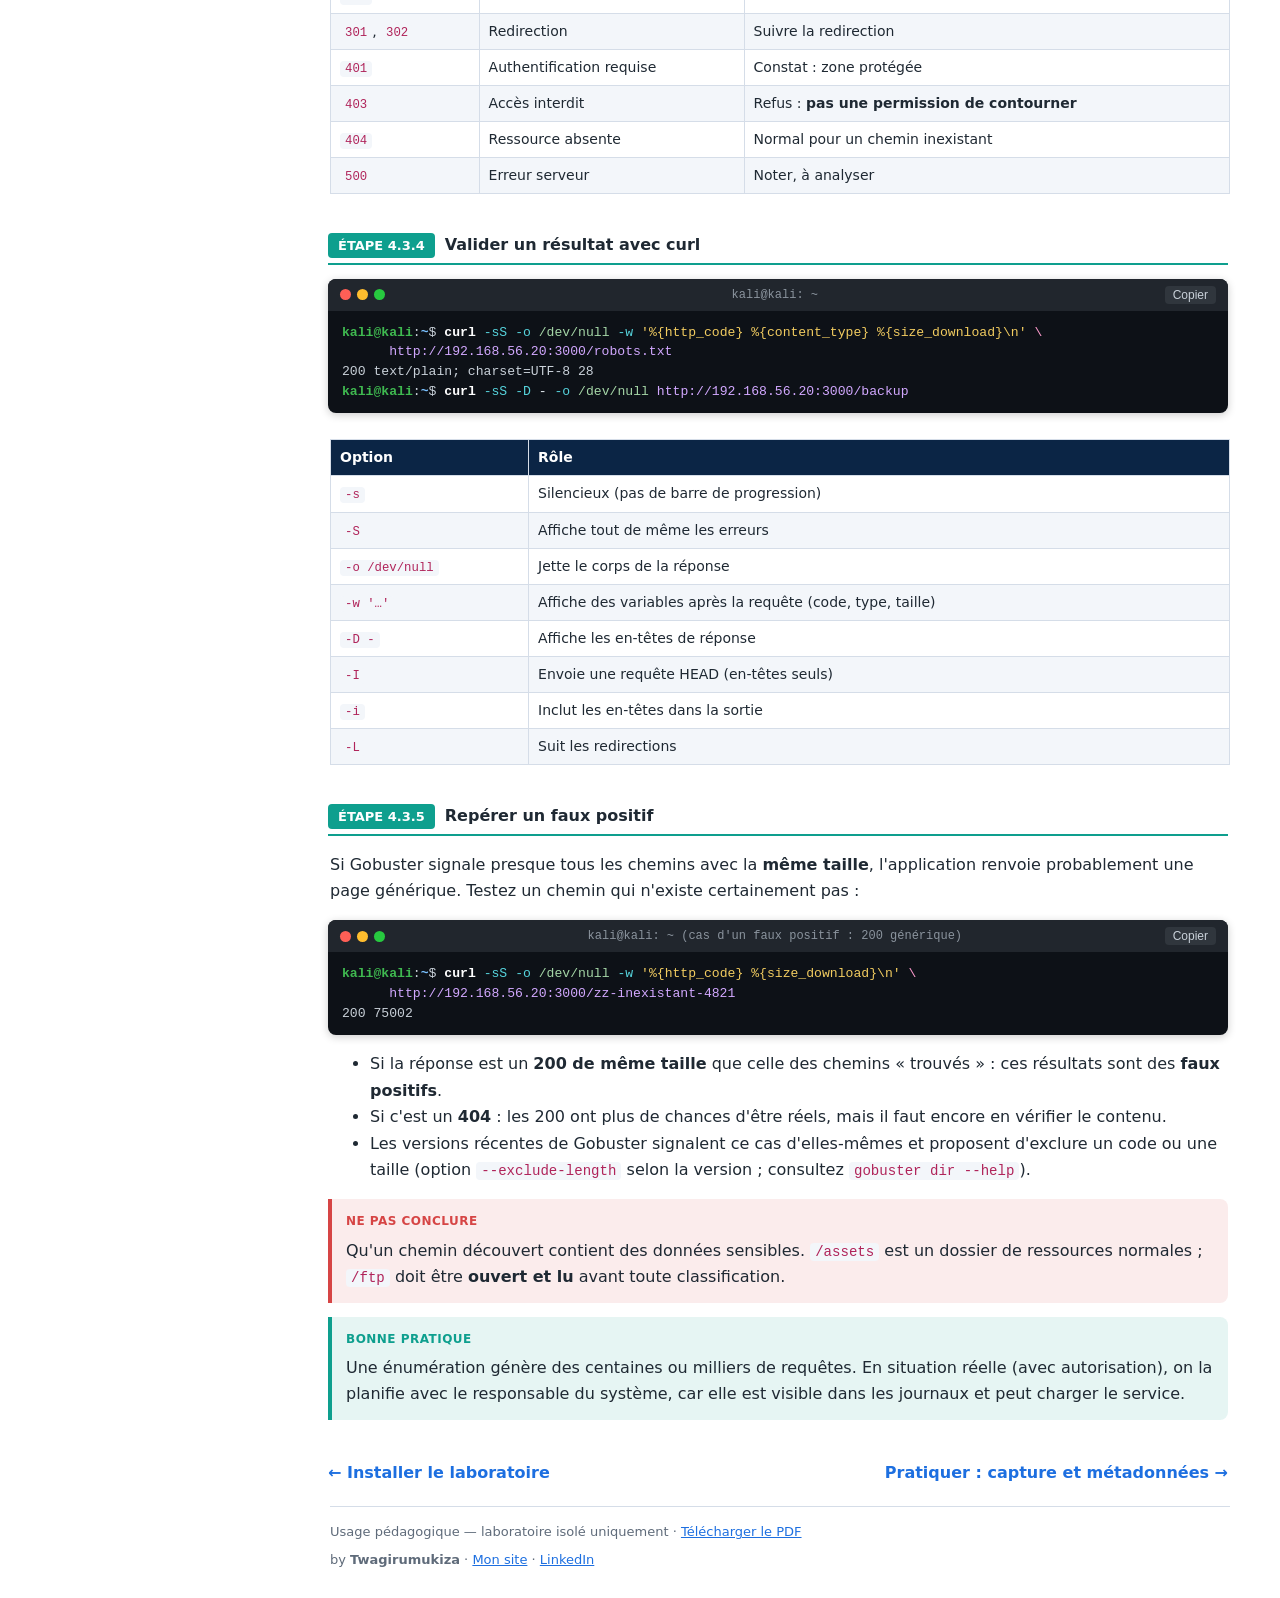
<file: partie-4.html>
<!doctype html><html lang="fr"><head><meta charset="utf-8"><meta name="viewport" content="width=device-width,initial-scale=1"><title>Partie 4 — Pratiquer : Nmap, Nikto, Gobuster · Atelier Kali 1</title><link rel="stylesheet" href="assets/site.css"><script>if(localStorage.sb=='0')document.documentElement.classList.add('hide');if(localStorage.th)document.documentElement.dataset.th=localStorage.th;if(localStorage.fs)document.documentElement.style.setProperty('--fs',localStorage.fs+'%')</script></head><body>
<header><button id="mn" aria-label="Menu">☰</button><a class="lg" href="index.html">⌁ Atelier Kali 1</a><a class="btn sm" href="assets/Seance3_Atelier_Kali1_Cours_detaille.pdf" download>⬇ PDF</a><button id="th" aria-label="Thème">◐</button></header>
<nav id="sb"><div class="fs">Taille du texte : <button data-fs="-10" aria-label="Réduire">A−</button><button data-fs="0" aria-label="Taille normale">A</button><button data-fs="10" aria-label="Agrandir">A+</button><span id="fv">100%</span></div><b>Parties</b><a href="index.html" data-f="index.html">Introduction</a><a href="partie-1.html" data-f="partie-1.html">1. Comprendre</a><a href="partie-2.html" data-f="partie-2.html">2. Mode d'emploi : lire une trame dans Wireshark</a><a href="partie-3.html" data-f="partie-3.html">3. Installer le laboratoire</a><a href="partie-4.html" data-f="partie-4.html">4. Pratiquer : Nmap, Nikto, Gobuster</a><a href="partie-5.html" data-f="partie-5.html">5. Pratiquer : capture et métadonnées</a><a href="partie-6.html" data-f="partie-6.html">6. Analyser et rédiger</a><a href="partie-7.html" data-f="partie-7.html">7. Appliquer : exercices</a><a href="partie-8.html" data-f="partie-8.html">8. Réviser</a><a href="annexes.html" data-f="annexes.html">A. Annexes : rappels de notions</a><b>Sur cette page</b><a class="t" href="#4-1-nmap-identifier-les-ports-et-les-ser">4.1 Nmap — identifier les ports et les services</a><a class="t" href="#4-2-nikto-verifier-le-serveur-web">4.2 Nikto — vérifier le serveur web</a><a class="t" href="#4-3-gobuster-decouvrir-des-chemins-web">4.3 Gobuster — découvrir des chemins web</a></nav>
<main><div class="ph"><small>90 min</small><h1>Partie 4 — Pratiquer : Nmap, Nikto, Gobuster</h1></div><div class="box objectif"><b class="lab">OBJECTIF</b> <b></b><p>Pour chaque outil : principe → commande décomposée → résultat commenté → ce que l'on conclut → ce que l'on ne conclut pas.</p></div><h4 class="step"><span>ÉTAPE 4.0</span>Préparer l'arborescence de travail</h4><div class="term"><div class="bar"><i></i><i></i><i></i><span>kali@kali: ~</span><button class="cp" data-c="mkdir -p ~/atelier-kali-1/{nmap,nikto,gobuster,wireshark,metadata,rapport}
ls ~/atelier-kali-1">Copier</button></div><pre><span class="g">kali@kali</span>:<span class="bl">~</span>$ <span style="color:#ffffff"><b>mkdir</b></span> <span style="color:#56d4dd">-p</span> <span style="color:#a5d6a7">~/atelier-kali-1/{nmap,nikto,gobuster,wireshark,metadata,rapport}</span>
<span class="g">kali@kali</span>:<span class="bl">~</span>$ <span style="color:#ffffff"><b>ls</b></span> <span style="color:#a5d6a7">~/atelier-kali-1</span>
<span style="color:#c9d1d9">gobuster  metadata  nikto  nmap  rapport  wireshark</span></pre></div><p><code>mkdir -p</code> crée les dossiers (et les parents si besoin) ; les accolades <code>{a,b,c}</code> génèrent un dossier par nom. <strong>Attendu :</strong> six dossiers listés.</p><div class="box regle"><b class="lab">RÈGLE R12</b> <b>Traçabilité</b><p>On conserve les commandes exactes, leurs sorties et la date : un résultat qu'on ne peut pas reproduire ni justifier n'a pas de valeur de preuve. Chaque outil enregistre donc ses résultats dans un fichier du dossier de travail.</p></div><h2 id="4-1-nmap-identifier-les-ports-et-les-ser">4.1 Nmap — identifier les ports et les services</h2><div class="box definition"><b class="lab">DÉFINITION</b> <b>Nmap</b><p>Outil de reconnaissance qui envoie des paquets vers une cible et déduit l'<strong>état des ports</strong> d'après les réponses. Il observe, il n'exploite pas.</p></div><h4 class="step"><span>ÉTAPE 4.1.1</span>Découvrir les hôtes du réseau (facultatif)</h4><div class="term"><div class="bar"><i></i><i></i><i></i><span>kali@kali: ~</span><button class="cp" data-c="nmap -sn 192.168.56.0/24">Copier</button></div><pre><span class="g">kali@kali</span>:<span class="bl">~</span>$ <span style="color:#ffffff"><b>nmap</b></span> <span style="color:#56d4dd">-sn</span> <span style="color:#d2a8ff">192.168.56.0/24</span>
<span style="color:#c9d1d9">Starting Nmap 7.9x ( https://nmap.org ) at 2026-10-21 10:12 CEST</span>
<span style="color:#c9d1d9">Nmap scan report for 192.168.56.1</span>
<span style="color:#c9d1d9">Host is up (0.00021s latency).</span>
<span style="color:#c9d1d9">Nmap scan report for 192.168.56.10</span>
<span style="color:#c9d1d9">Host is up (0.00008s latency).</span>
<span style="color:#c9d1d9">Nmap scan report for 192.168.56.20</span>
<span style="color:#c9d1d9">Host is up (0.00045s latency).</span>
<span style="color:#c9d1d9">Nmap done: 256 IP addresses (3 hosts up) scanned in 2.54 seconds</span></pre></div><p><code>-sn</code> = découverte d'hôtes uniquement, sans scan de ports. La sortie liste les adresses qui répondent (Kali, la cible, probablement l'interface de la machine hôte et le serveur DHCP de VirtualBox).</p><div class="box regle"><b class="lab">RAPPEL R1</b> <b>Ne lancez cette commande que sur le réseau Host-only du labo</b><p></p></div><h4 class="step"><span>ÉTAPE 4.1.2</span>Scanner la cible de façon limitée</h4><div class="term"><div class="bar"><i></i><i></i><i></i><span>kali@kali: ~</span><button class="cp" data-c="nmap -sV -T3 -p 22,80,3000 192.168.56.20">Copier</button></div><pre><span class="g">kali@kali</span>:<span class="bl">~</span>$ <span style="color:#ffffff"><b>nmap</b></span> <span style="color:#56d4dd">-sV</span> <span style="color:#56d4dd">-T3</span> <span style="color:#56d4dd">-p</span> <span style="color:#e6edf3">22,80,3000</span> <span style="color:#d2a8ff">192.168.56.20</span></pre></div><div class="tw"><table><thead><tr><th>Paramètre</th><th>Signification</th></tr></thead><tbody><tr><td><code>nmap</code></td><td>Le programme</td></tr><tr><td><code>-sV</code></td><td>Détection de version : Nmap interroge le service pour identifier le logiciel</td></tr><tr><td><code>-T3</code></td><td>Gabarit de temporisation « normal » (de <code>-T0</code> très lent à <code>-T5</code> très agressif)</td></tr><tr><td><code>-p 22,80,3000</code></td><td>Limite le scan à ces trois ports TCP</td></tr><tr><td><code>192.168.56.20</code></td><td>Cible</td></tr></tbody></table></div><div class="box retenir"><b class="lab">À RETENIR</b> <b></b><p>Sans droits administrateur, Nmap utilise un scan par <strong>connexion complète</strong> (TCP connect). Avec <code>sudo</code>, il utilise par défaut un scan <strong>SYN</strong>, plus discret, qui n'achève pas la connexion. Les deux conviennent à l'atelier.</p></div><div class="box regle"><b class="lab">RÈGLE R11</b> <b>Proportionnalité</b><p>On limite un scan à ce qui est nécessaire (ports ciblés, cadence modérée <code>-T3</code>). Un scan agressif charge le service, remplit les journaux et peut perturber un système en production.</p></div><h4 class="step"><span>ÉTAPE 4.1.3</span>Lire le résultat (illustratif)</h4><div class="term"><div class="bar"><i></i><i></i><i></i><span>résultat Nmap (illustratif — votre sortie peut différer)</span></div><pre><span style="color:#c9d1d9">Starting Nmap 7.9x ( https://nmap.org ) at 2026-10-21 10:15 CEST</span>
<span style="color:#c9d1d9">Nmap scan report for 192.168.56.20</span>
<span style="color:#c9d1d9">Host is up (0.00045s latency).</span>
<span style="color:#c9d1d9"></span>
<span style="color:#c9d1d9">PORT     STATE  SERVICE VERSION</span>
<span style="color:#c9d1d9">22/tcp   <span style="color:#3fb950"><b>open</b></span>   ssh     OpenSSH 9.x (Ubuntu Linux; protocol 2.0)</span>
<span style="color:#c9d1d9">80/tcp   <span style="color:#ff7b72"><b>closed</b></span> http</span>
<span style="color:#c9d1d9">3000/tcp <span style="color:#3fb950"><b>open</b></span>   ppp?</span>
<span style="color:#c9d1d9"></span>
<span style="color:#c9d1d9">Service detection performed. Please report any incorrect results at</span>
<span style="color:#c9d1d9">https://nmap.org/submit/ .</span>
<span style="color:#c9d1d9">Nmap done: 1 IP address (1 host up) scanned in 12.30 seconds</span></pre></div><div class="tw"><table><thead><tr><th>Ligne</th><th>Lecture</th></tr></thead><tbody><tr><td><code>Nmap scan report for …</code></td><td>Cible analysée</td></tr><tr><td><code>Host is up (0.00045s latency)</code></td><td>L'hôte a répondu ; le délai est très court, ce qui est normal entre deux VM</td></tr><tr><td><code>22/tcp open ssh</code></td><td>Un service accepte les connexions sur le port 22 et se présente comme SSH</td></tr><tr><td><code>80/tcp closed http</code></td><td>La machine répond mais <strong>aucun service n'écoute</strong> sur ce port. Le nom <code>http</code> vient de la table des ports usuels, pas d'une détection</td></tr><tr><td><code>3000/tcp open ppp?</code></td><td>Un service écoute. Le nom <code>ppp</code> provient de la table associant le numéro de port ; le <strong>point d'interrogation</strong> signale une identification incertaine</td></tr></tbody></table></div><h3>Les six états d'un port</h3><div class="tw"><table><thead><tr><th>État</th><th>Signification</th><th>Ce que Nmap a observé</th></tr></thead><tbody><tr><td><code>open</code></td><td>Un service accepte les connexions</td><td>Réponse SYN/ACK</td></tr><tr><td><code>closed</code></td><td>Accessible mais aucun service n'écoute</td><td>Réponse RST</td></tr><tr><td><code>filtered</code></td><td>Impossible de savoir : un filtre bloque</td><td>Pas de réponse ou erreur ICMP</td></tr><tr><td><code>unfiltered</code></td><td>Accessible, ouvert/fermé indéterminé</td><td>Réponse à un scan ACK</td></tr><tr><td><code>open|filtered</code></td><td>Ouvert ou filtré (indécidable)</td><td>—</td></tr><tr><td><code>closed|filtered</code></td><td>Fermé ou filtré (indécidable)</td><td>—</td></tr></tbody></table></div><h4 class="step"><span>ÉTAPE 4.1.4</span>Voir Nmap « de l'intérieur » avec Wireshark (démonstration)</h4><p>Lancez une capture Wireshark sur l'interface Host-only, relancez le scan, puis appliquez ce filtre d'affichage :</p><div class="term"><div class="bar"><i></i><i></i><i></i><span>filtre d'affichage Wireshark</span></div><pre><span style="color:#c9d1d9">ip.addr == 192.168.56.20 &amp;&amp; tcp.port == 3000</span></pre></div><p>Pour un <strong>port ouvert</strong>, vous devriez observer une séquence <code>SYN → SYN, ACK → ACK</code> (scan par connexion) ou <code>RST</code> (scan SYN). Pour le <strong>port 80 fermé</strong>, la cible répond <code>RST, ACK</code> immédiatement. Vous voyez ainsi concrètement d'où viennent les mots « open » et « closed ».</p><h4 class="step"><span>ÉTAPE 4.1.5</span>Enregistrer et relire</h4><div class="term"><div class="bar"><i></i><i></i><i></i><span>kali@kali: ~</span><button class="cp" data-c="nmap -sV -T3 -p 22,80,3000 -oN ~/atelier-kali-1/nmap/scan.txt 192.168.56.20
cat ~/atelier-kali-1/nmap/scan.txt">Copier</button></div><pre><span class="g">kali@kali</span>:<span class="bl">~</span>$ <span style="color:#ffffff"><b>nmap</b></span> <span style="color:#56d4dd">-sV</span> <span style="color:#56d4dd">-T3</span> <span style="color:#56d4dd">-p</span> <span style="color:#e6edf3">22,80,3000</span> <span style="color:#56d4dd">-oN</span> <span style="color:#a5d6a7">~/atelier-kali-1/nmap/scan.txt</span> <span style="color:#d2a8ff">192.168.56.20</span>
<span class="g">kali@kali</span>:<span class="bl">~</span>$ <span style="color:#ffffff"><b>cat</b></span> <span style="color:#a5d6a7">~/atelier-kali-1/nmap/scan.txt</span></pre></div><div class="tw"><table><thead><tr><th>Option</th><th>Format</th></tr></thead><tbody><tr><td><code>-oN fichier</code></td><td>Texte lisible (usage dans le rapport)</td></tr><tr><td><code>-oX fichier</code></td><td>XML (pour traitement par programme)</td></tr><tr><td><code>-oG fichier</code></td><td>Format « grepable » (ancien)</td></tr><tr><td><code>-oA base</code></td><td>Les trois formats à la fois</td></tr></tbody></table></div><h3>Options utiles</h3><ul><li><code>-p-</code> : scanne les 65535 ports TCP (plus long ; acceptable en labo).</li><li><code>-Pn</code> : ne teste pas si l'hôte répond au ping avant de scanner. Utile si le ping est filtré (<code>Host seems down</code>).</li><li><code>-v</code> : plus de détails pendant le scan.</li></ul><h3>Conclure</h3><div class="tw"><table><thead><tr><th>Élément</th><th>Formulation correcte</th></tr></thead><tbody><tr><td><strong>Observation</strong></td><td>« Les ports 22/tcp et 3000/tcp sont ouverts ; le port 80/tcp est fermé »</td></tr><tr><td><strong>Preuve</strong></td><td><code>scan.txt</code>, avec la commande exacte</td></tr><tr><td><strong>Interprétation</strong></td><td>« Un accès SSH et un service sur le port 3000 sont exposés dans le réseau de labo »</td></tr><tr><td><strong>Ne pas conclure</strong></td><td>« Le serveur est vulnérable » : une version n'est pas une faille tant qu'on n'a pas vérifié son applicabilité</td></tr></tbody></table></div><h2 id="4-2-nikto-verifier-le-serveur-web">4.2 Nikto — vérifier le serveur web</h2><div class="box definition"><b class="lab">DÉFINITION</b> <b>Nikto</b><p>Scanner web qui envoie un grand nombre de requêtes HTTP prédéfinies pour détecter des fichiers connus, des versions, des configurations faibles et des en-têtes de sécurité absents. C'est un scanner <strong>bruyant</strong> : il laisse de nombreuses traces dans les journaux du serveur.</p></div><h4 class="step"><span>ÉTAPE 4.2.1</span>Lancer Nikto</h4><div class="term"><div class="bar"><i></i><i></i><i></i><span>kali@kali: ~</span><button class="cp" data-c="nikto -host http://192.168.56.20:3000 -output ~/atelier-kali-1/nikto/nikto.txt">Copier</button></div><pre><span class="g">kali@kali</span>:<span class="bl">~</span>$ <span style="color:#ffffff"><b>nikto</b></span> <span style="color:#56d4dd">-host</span> <span style="color:#d2a8ff">http://192.168.56.20:3000</span> <span style="color:#56d4dd">-output</span> <span style="color:#a5d6a7">~/atelier-kali-1/nikto/nikto.txt</span></pre></div><div class="tw"><table><thead><tr><th>Paramètre</th><th>Signification</th></tr></thead><tbody><tr><td><code>-host URL</code></td><td>Cible (adresse, port, schéma)</td></tr><tr><td><code>-output fichier</code></td><td>Enregistre le rapport</td></tr><tr><td><code>-Format txt</code> (facultatif)</td><td>Choisit le format du fichier (txt, htm, csv, xml…)</td></tr><tr><td><code>-Tuning</code> (facultatif)</td><td>Limite les familles de tests</td></tr></tbody></table></div><h4 class="step"><span>ÉTAPE 4.2.2</span>Lire le résultat (illustratif)</h4><div class="term"><div class="bar"><i></i><i></i><i></i><span>résultat Nikto (illustratif — votre résultat peut différer)</span></div><pre><span style="color:#c9d1d9">- Nikto v2.x</span>
<span style="color:#c9d1d9"><span style="color:#56d4dd">+</span> Target IP:          192.168.56.20</span>
<span style="color:#c9d1d9"><span style="color:#56d4dd">+</span> Target Port:        3000</span>
<span style="color:#c9d1d9"><span style="color:#56d4dd">+</span> Server: No banner retrieved</span>
<span style="color:#c9d1d9"><span style="color:#56d4dd">+</span> /: The anti-clickjacking X-Frame-Options header is not present.</span>
<span style="color:#c9d1d9"><span style="color:#56d4dd">+</span> /: The X-Content-Type-Options header is not set.</span>
<span style="color:#c9d1d9"><span style="color:#56d4dd">+</span> /robots.txt: contains 1 entry which should be manually viewed.</span>
<span style="color:#c9d1d9"><span style="color:#56d4dd">+</span> 8000 requests: 0 error(s) and 3 item(s) reported on remote host</span></pre></div><div class="box retenir"><b class="lab">À RETENIR</b> <b></b><p>Les lignes débutant par <code>+</code> sont des <strong>constats à vérifier</strong>, pas des preuves.</p></div><div class="box regle"><b class="lab">RÈGLE R6</b> <b>Toute alerte se vérifie (rappel)</b><p>Chaque ligne de Nikto est une hypothèse. Le tableau ci-dessous indique comment la vérifier.</p></div><h4 class="step"><span>ÉTAPE 4.2.3</span>Vérifier chaque type d'alerte</h4><div class="tw"><table><thead><tr><th>Type d'alerte</th><th>Vérification</th><th>Remarque</th></tr></thead><tbody><tr><td>En-tête de sécurité absent</td><td><code>curl -I http://192.168.56.20:3000/</code> puis lire les en-têtes</td><td>Vérifier s'il est réellement absent, et son utilité dans ce contexte</td></tr><tr><td>Entrée dans <code>robots.txt</code></td><td><code>curl http://192.168.56.20:3000/robots.txt</code></td><td><code>robots.txt</code> est <strong>public par nature</strong> ; il indique des chemins, pas des secrets</td></tr><tr><td>Version de logiciel divulguée</td><td>Comparer la version aux avis de sécurité de l'éditeur</td><td>Une version ancienne n'est pas automatiquement vulnérable</td></tr><tr><td>Listage de répertoire</td><td>Ouvrir l'URL dans le navigateur</td><td>Vérifier le contenu réel des fichiers</td></tr><tr><td>Référence à une faille connue (CVE)</td><td>Lire l'avis, comparer version et configuration</td><td>Beaucoup de références ne s'appliquent pas à votre cible</td></tr></tbody></table></div><div class="term"><div class="bar"><i></i><i></i><i></i><span>lecture des en-têtes (illustratif : la réponse réelle peut différer de l'alerte Nikto)</span><button class="cp" data-c="curl -I http://192.168.56.20:3000/">Copier</button></div><pre><span class="g">kali@kali</span>:<span class="bl">~</span>$ <span style="color:#ffffff"><b>curl</b></span> <span style="color:#56d4dd">-I</span> <span style="color:#d2a8ff">http://192.168.56.20:3000/</span>
<span style="color:#c9d1d9">HTTP/1.1 200 OK</span>
<span style="color:#c9d1d9">Access-Control-Allow-Origin: *</span>
<span style="color:#c9d1d9">X-Content-Type-Options: nosniff</span>
<span style="color:#c9d1d9">X-Frame-Options: SAMEORIGIN</span>
<span style="color:#c9d1d9">Content-Type: text/html; charset=UTF-8</span></pre></div><p>Dans cet exemple, un en-tête signalé « absent » par Nikto est en réalité <strong>présent</strong> : c'est la preuve qu'une alerte doit toujours être confrontée à une vérification manuelle.</p><h3>Les en-têtes HTTP à connaître</h3><div class="tw"><table><thead><tr><th>En-tête</th><th>Rôle</th></tr></thead><tbody><tr><td><code>Server</code>, <code>X-Powered-By</code></td><td>Révèlent le logiciel serveur (information technique)</td></tr><tr><td><code>Content-Type</code></td><td>Type du contenu renvoyé</td></tr><tr><td><code>Set-Cookie</code></td><td>Création d'un cookie ; vérifier les attributs <code>Secure</code>, <code>HttpOnly</code>, <code>SameSite</code></td></tr><tr><td><code>X-Frame-Options</code></td><td>Limite l'inclusion de la page dans une autre (clickjacking)</td></tr><tr><td><code>X-Content-Type-Options</code></td><td><code>nosniff</code> empêche le navigateur de deviner le type</td></tr><tr><td><code>Content-Security-Policy</code></td><td>Restreint les sources de scripts et de contenus</td></tr><tr><td><code>Strict-Transport-Security</code></td><td>Impose HTTPS ; n'a de sens qu'en HTTPS</td></tr></tbody></table></div><div class="box piege"><b class="lab">PIÈGE</b> <b></b><p>Signaler l'absence de <code>Strict-Transport-Security</code> sur un service en <strong>HTTP</strong> est une consigne de bon sens, mais l'en-tête n'a aucun effet tant que le site n'est pas servi en HTTPS.</p></div><div class="box piege"><b class="lab">PIÈGE</b> <b></b><p>Juice Shop est une <strong>application monopage</strong>. Certains tests de Nikto peuvent obtenir des réponses « 200 » génériques et signaler des fichiers qui n'existent pas. D'où la règle : toute alerte se vérifie.</p></div><h2 id="4-3-gobuster-decouvrir-des-chemins-web">4.3 Gobuster — découvrir des chemins web</h2><div class="box definition"><b class="lab">DÉFINITION</b> <b>Énumération par dictionnaire</b><p>Technique qui teste, pour chaque mot d'une liste, si l'URL <code>http://cible/mot</code> existe, et note le code de réponse. Gobuster ne trouve <strong>que</strong> ce qui figure dans la liste.</p></div><h4 class="step"><span>ÉTAPE 4.3.1</span>Créer une liste de mots</h4><div class="term"><div class="bar"><i></i><i></i><i></i><span>kali@kali: ~</span><button class="cp" data-c="cat &gt; ~/atelier-kali-1/paths.txt &lt;&lt;&#x27;EOF&#x27;
cat ~/atelier-kali-1/paths.txt">Copier</button></div><pre><span class="g">kali@kali</span>:<span class="bl">~</span>$ <span style="color:#ffffff"><b>cat</b></span> <span style="color:#ff9bce">&gt;</span> <span style="color:#a5d6a7">~/atelier-kali-1/paths.txt</span> <span style="color:#ff9bce">&lt;&lt;'EOF'</span>
<span style="color:#c9d1d9">robots.txt</span>
<span style="color:#c9d1d9">sitemap.xml</span>
<span style="color:#c9d1d9">admin</span>
<span style="color:#c9d1d9">backup</span>
<span style="color:#c9d1d9">uploads</span>
<span style="color:#c9d1d9">assets</span>
<span style="color:#c9d1d9">ftp</span>
<span style="color:#c9d1d9">EOF</span>
<span class="g">kali@kali</span>:<span class="bl">~</span>$ <span style="color:#ffffff"><b>cat</b></span> <span style="color:#a5d6a7">~/atelier-kali-1/paths.txt</span></pre></div><p><code>cat &gt; fichier &lt;&lt;'EOF'</code> écrit les lignes suivantes dans le fichier jusqu'à la ligne <code>EOF</code>. Les guillemets autour de <code>EOF</code> empêchent le shell d'interpréter le contenu.</p><h4 class="step"><span>ÉTAPE 4.3.2</span>Lancer l'énumération</h4><div class="term"><div class="bar"><i></i><i></i><i></i><span>kali@kali: ~</span><button class="cp" data-c="gobuster dir -u http://192.168.56.20:3000/ -w ~/atelier-kali-1/paths.txt -t 10 \ -o ~/atelier-kali-1/gobuster/dirs.txt">Copier</button></div><pre><span class="g">kali@kali</span>:<span class="bl">~</span>$ <span style="color:#ffffff"><b>gobuster</b></span> <span style="color:#e6edf3">dir</span> <span style="color:#56d4dd">-u</span> <span style="color:#d2a8ff">http://192.168.56.20:3000/</span> <span style="color:#ff9bce">\</span>
      <span style="color:#56d4dd">-w</span> <span style="color:#a5d6a7">~/atelier-kali-1/paths.txt</span> <span style="color:#56d4dd">-t</span> <span style="color:#e6edf3">10</span> <span style="color:#ff9bce">\</span>
      <span style="color:#56d4dd">-o</span> <span style="color:#a5d6a7">~/atelier-kali-1/gobuster/dirs.txt</span></pre></div><p>Le caractère <code>\</code> en fin de ligne indique que la commande continue sur la ligne suivante.</p><div class="tw"><table><thead><tr><th>Paramètre</th><th>Signification</th></tr></thead><tbody><tr><td><code>dir</code></td><td>Mode découverte de répertoires et fichiers</td></tr><tr><td><code>-u</code></td><td>URL de base</td></tr><tr><td><code>-w</code></td><td>Liste de mots</td></tr><tr><td><code>-t 10</code></td><td>10 tâches en parallèle (augmenter charge le serveur)</td></tr><tr><td><code>-o</code></td><td>Fichier de sortie</td></tr><tr><td><code>-x txt,bak</code> (facultatif)</td><td>Ajoute des extensions à chaque mot</td></tr><tr><td><code>-s</code> / <code>-b</code> (facultatif)</td><td>Codes de statut à retenir / à exclure</td></tr></tbody></table></div><h4 class="step"><span>ÉTAPE 4.3.3</span>Lire le résultat (illustratif)</h4><div class="term"><div class="bar"><i></i><i></i><i></i><span>résultat Gobuster (illustratif)</span></div><pre><span style="color:#c9d1d9">/ftp                  (Status: <span style="color:#3fb950"><b>200</b></span>) [Size: 11062]</span>
<span style="color:#c9d1d9">/robots.txt           (Status: <span style="color:#3fb950"><b>200</b></span>) [Size: 28]</span>
<span style="color:#c9d1d9">/assets               (Status: <span style="color:#e3b341"><b>301</b></span>) [Size: 179] [--&gt; /assets/]</span></pre></div><div class="tw"><table><thead><tr><th>Code HTTP</th><th>Signification</th><th>Conduite</th></tr></thead><tbody><tr><td><code>200</code></td><td>Ressource accessible</td><td>Examiner le contenu</td></tr><tr><td><code>301</code>, <code>302</code></td><td>Redirection</td><td>Suivre la redirection</td></tr><tr><td><code>401</code></td><td>Authentification requise</td><td>Constat : zone protégée</td></tr><tr><td><code>403</code></td><td>Accès interdit</td><td>Refus : <strong>pas une permission de contourner</strong></td></tr><tr><td><code>404</code></td><td>Ressource absente</td><td>Normal pour un chemin inexistant</td></tr><tr><td><code>500</code></td><td>Erreur serveur</td><td>Noter, à analyser</td></tr></tbody></table></div><h4 class="step"><span>ÉTAPE 4.3.4</span>Valider un résultat avec curl</h4><div class="term"><div class="bar"><i></i><i></i><i></i><span>kali@kali: ~</span><button class="cp" data-c="curl -sS -o /dev/null -w &#x27;%{http_code} %{content_type} %{size_download}\n&#x27; http://192.168.56.20:3000/robots.txt
curl -sS -D - -o /dev/null http://192.168.56.20:3000/backup">Copier</button></div><pre><span class="g">kali@kali</span>:<span class="bl">~</span>$ <span style="color:#ffffff"><b>curl</b></span> <span style="color:#56d4dd">-sS</span> <span style="color:#56d4dd">-o</span> <span style="color:#a5d6a7">/dev/null</span> <span style="color:#56d4dd">-w</span> <span style="color:#f2cc60">'%{http_code} %{content_type} %{size_download}\n'</span> <span style="color:#ff9bce">\</span>
      <span style="color:#d2a8ff">http://192.168.56.20:3000/robots.txt</span>
<span style="color:#c9d1d9">200 text/plain; charset=UTF-8 28</span>
<span class="g">kali@kali</span>:<span class="bl">~</span>$ <span style="color:#ffffff"><b>curl</b></span> <span style="color:#56d4dd">-sS</span> <span style="color:#56d4dd">-D</span> <span style="color:#e6edf3">-</span> <span style="color:#56d4dd">-o</span> <span style="color:#a5d6a7">/dev/null</span> <span style="color:#d2a8ff">http://192.168.56.20:3000/backup</span></pre></div><div class="tw"><table><thead><tr><th>Option</th><th>Rôle</th></tr></thead><tbody><tr><td><code>-s</code></td><td>Silencieux (pas de barre de progression)</td></tr><tr><td><code>-S</code></td><td>Affiche tout de même les erreurs</td></tr><tr><td><code>-o /dev/null</code></td><td>Jette le corps de la réponse</td></tr><tr><td><code>-w '…'</code></td><td>Affiche des variables après la requête (code, type, taille)</td></tr><tr><td><code>-D -</code></td><td>Affiche les en-têtes de réponse</td></tr><tr><td><code>-I</code></td><td>Envoie une requête HEAD (en-têtes seuls)</td></tr><tr><td><code>-i</code></td><td>Inclut les en-têtes dans la sortie</td></tr><tr><td><code>-L</code></td><td>Suit les redirections</td></tr></tbody></table></div><h4 class="step"><span>ÉTAPE 4.3.5</span>Repérer un faux positif</h4><p>Si Gobuster signale presque tous les chemins avec la <strong>même taille</strong>, l'application renvoie probablement une page générique. Testez un chemin qui n'existe certainement pas :</p><div class="term"><div class="bar"><i></i><i></i><i></i><span>kali@kali: ~   (cas d'un faux positif : 200 générique)</span><button class="cp" data-c="curl -sS -o /dev/null -w &#x27;%{http_code} %{size_download}\n&#x27; http://192.168.56.20:3000/zz-inexistant-4821">Copier</button></div><pre><span class="g">kali@kali</span>:<span class="bl">~</span>$ <span style="color:#ffffff"><b>curl</b></span> <span style="color:#56d4dd">-sS</span> <span style="color:#56d4dd">-o</span> <span style="color:#a5d6a7">/dev/null</span> <span style="color:#56d4dd">-w</span> <span style="color:#f2cc60">'%{http_code} %{size_download}\n'</span> <span style="color:#ff9bce">\</span>
      <span style="color:#d2a8ff">http://192.168.56.20:3000/zz-inexistant-4821</span>
<span style="color:#c9d1d9">200 75002</span></pre></div><ul><li>Si la réponse est un <strong>200 de même taille</strong> que celle des chemins « trouvés » : ces résultats sont des <strong>faux positifs</strong>.</li><li>Si c'est un <strong>404</strong> : les 200 ont plus de chances d'être réels, mais il faut encore en vérifier le contenu.</li><li>Les versions récentes de Gobuster signalent ce cas d'elles-mêmes et proposent d'exclure un code ou une taille (option <code>--exclude-length</code> selon la version ; consultez <code>gobuster dir --help</code>).</li></ul><div class="box nonconclure"><b class="lab">NE PAS CONCLURE</b> <b></b><p>Qu'un chemin découvert contient des données sensibles. <code>/assets</code> est un dossier de ressources normales ; <code>/ftp</code> doit être <strong>ouvert et lu</strong> avant toute classification.</p></div><div class="box pratique"><b class="lab">BONNE PRATIQUE</b> <b></b><p>Une énumération génère des centaines ou milliers de requêtes. En situation réelle (avec autorisation), on la planifie avec le responsable du système, car elle est visible dans les journaux et peut charger le service.</p></div><div class="pn"><a href="partie-3.html">← Installer le laboratoire</a><a href="partie-5.html">Pratiquer : capture et métadonnées →</a></div><footer>Usage pédagogique — laboratoire isolé uniquement · <a href="assets/Seance3_Atelier_Kali1_Cours_detaille.pdf" download>Télécharger le PDF</a><div class="by">by <strong>Twagirumukiza</strong> · <a href="https://twagirumukiza.github.io/Twagirumukiza-Innocent/" target="_blank" rel="noopener">Mon site</a> · <a href="https://www.linkedin.com/in/innocent-twagirumukiza/" target="_blank" rel="noopener">LinkedIn</a></div></footer></main>
<script src="assets/config.js"></script><script src="assets/site.js"></script></body></html>
</file>
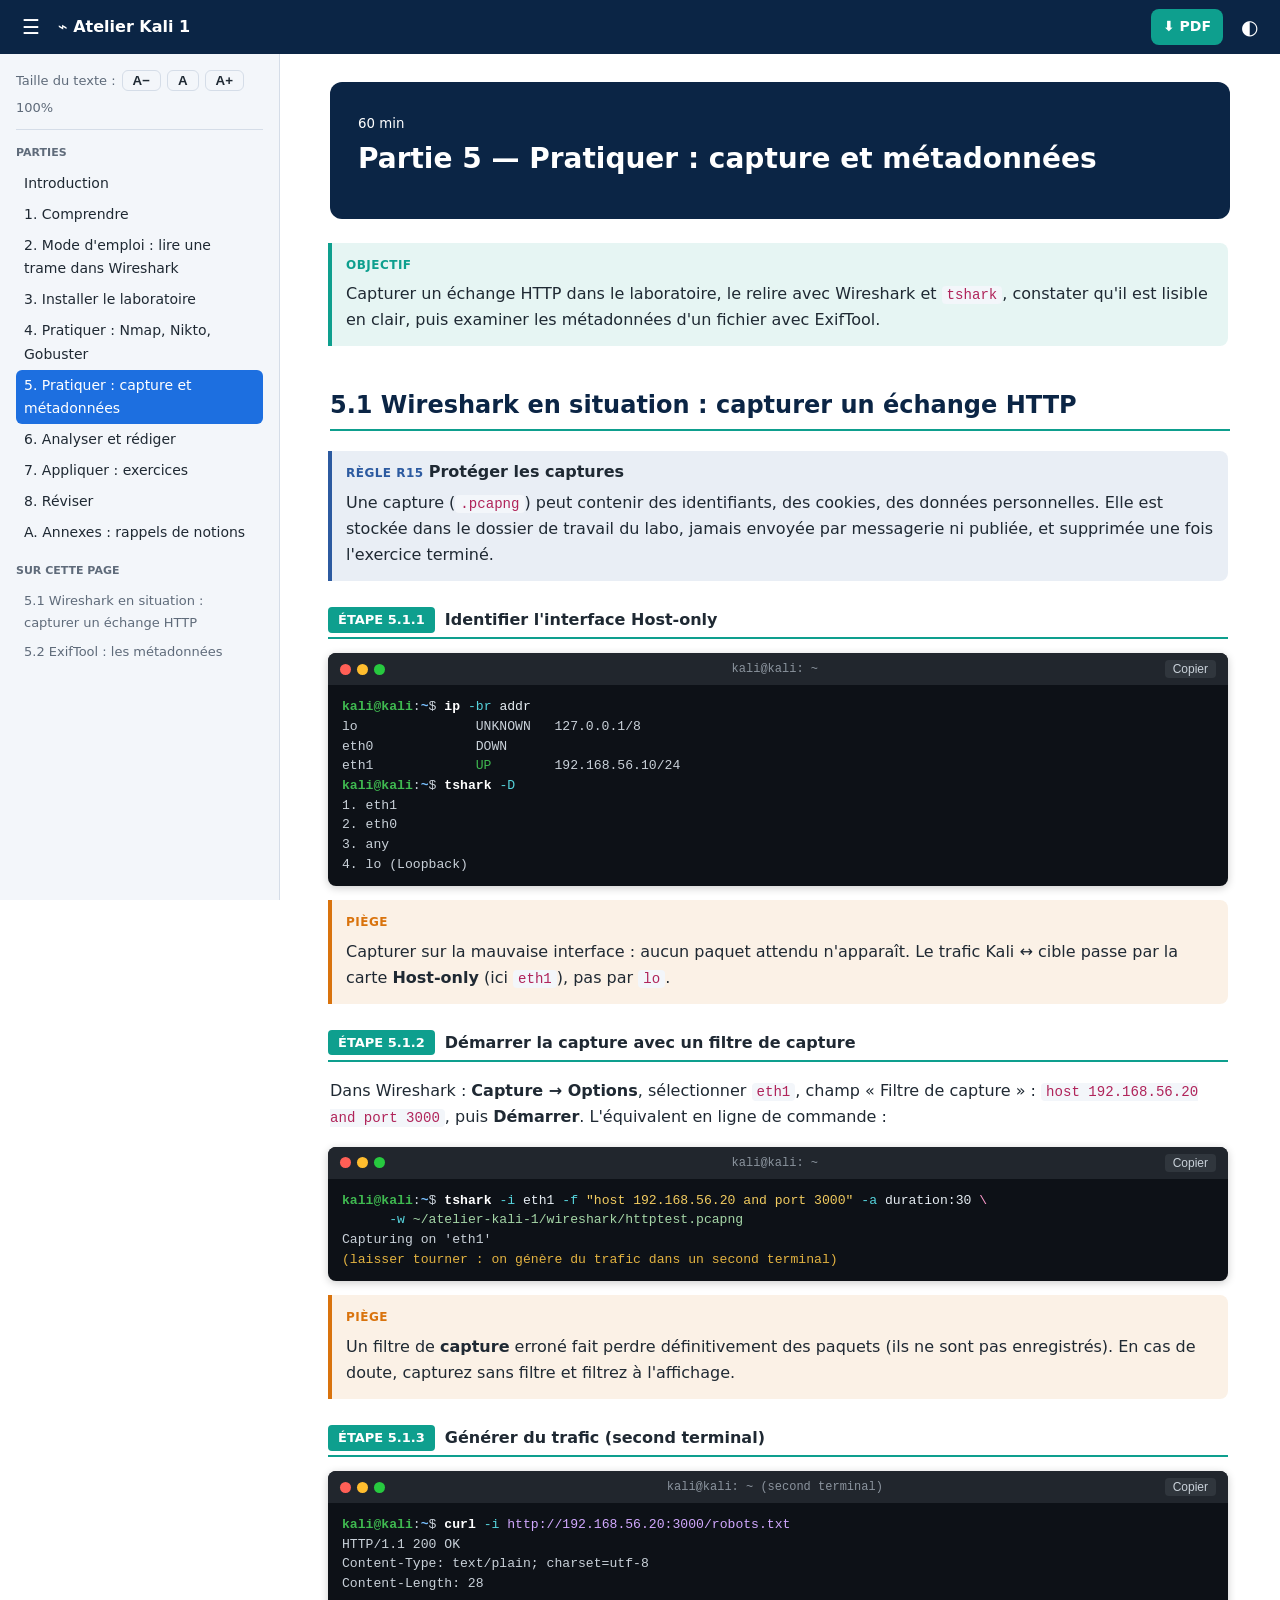
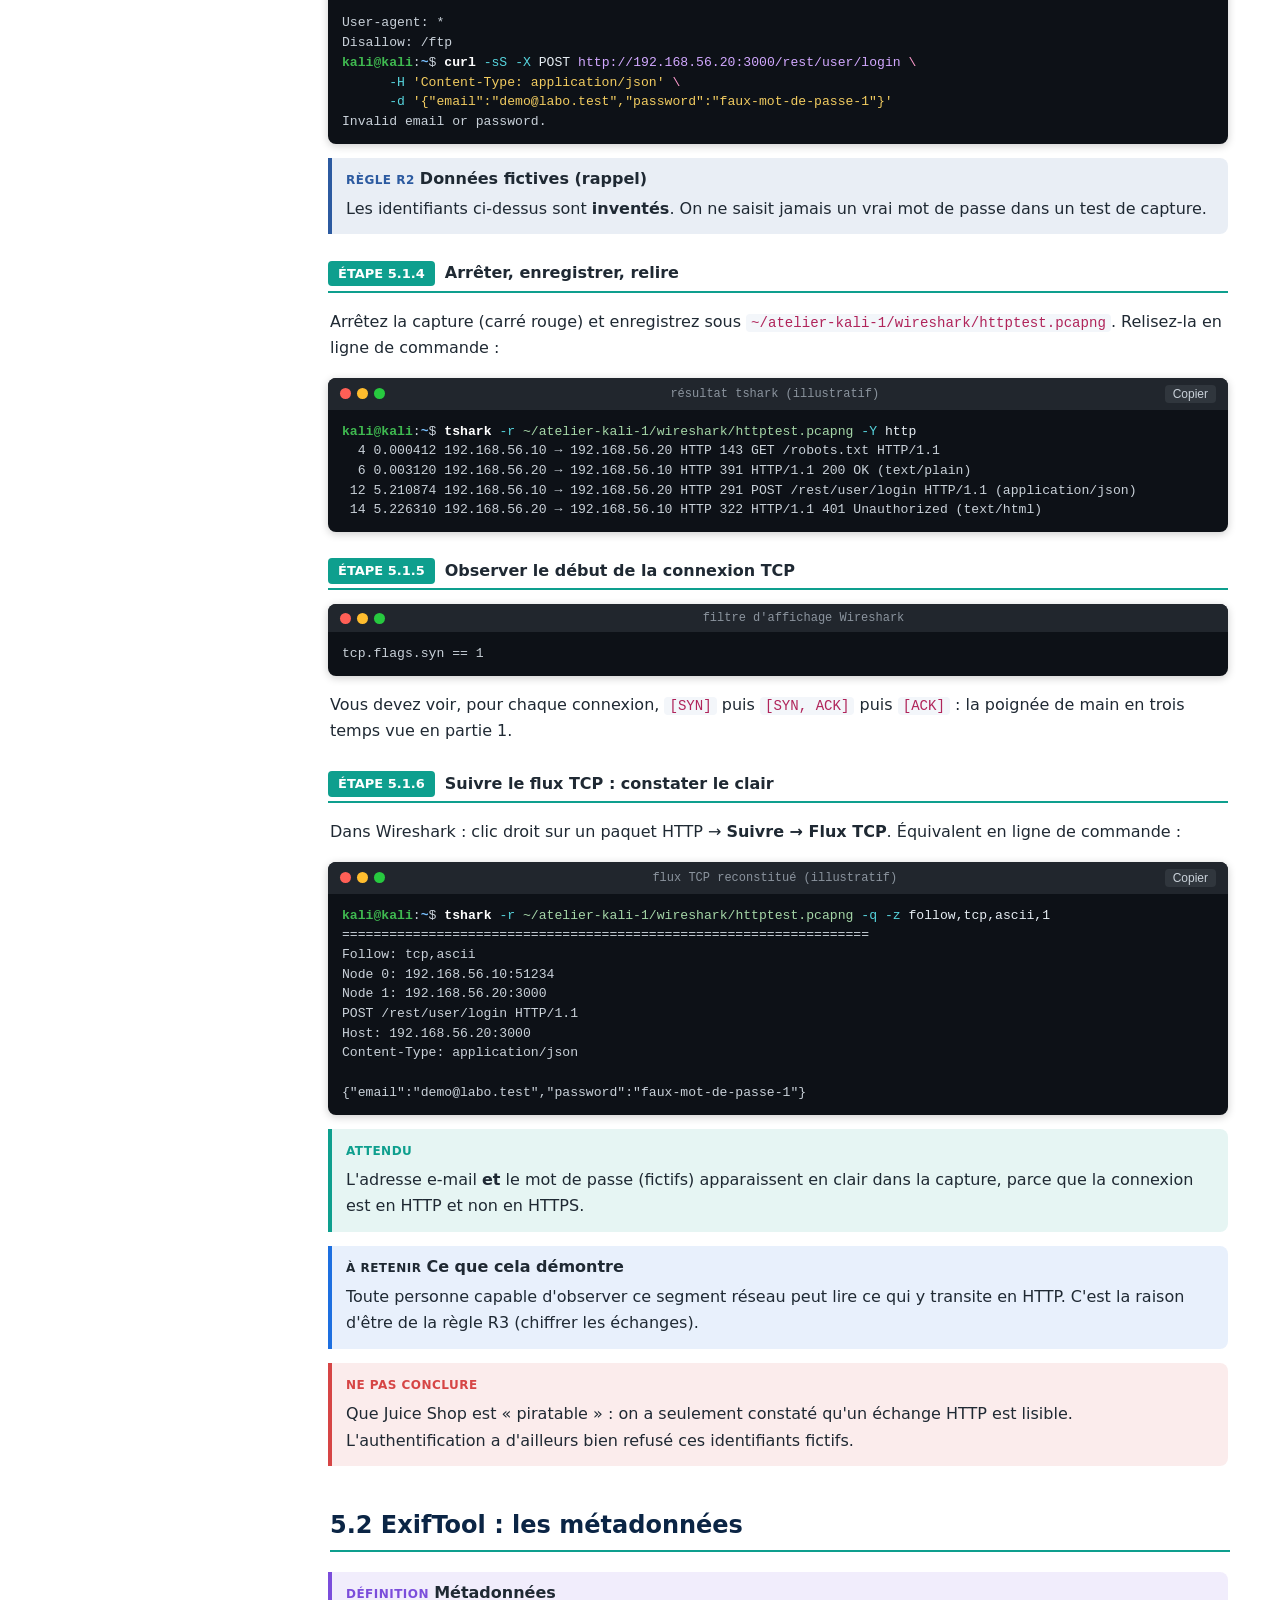
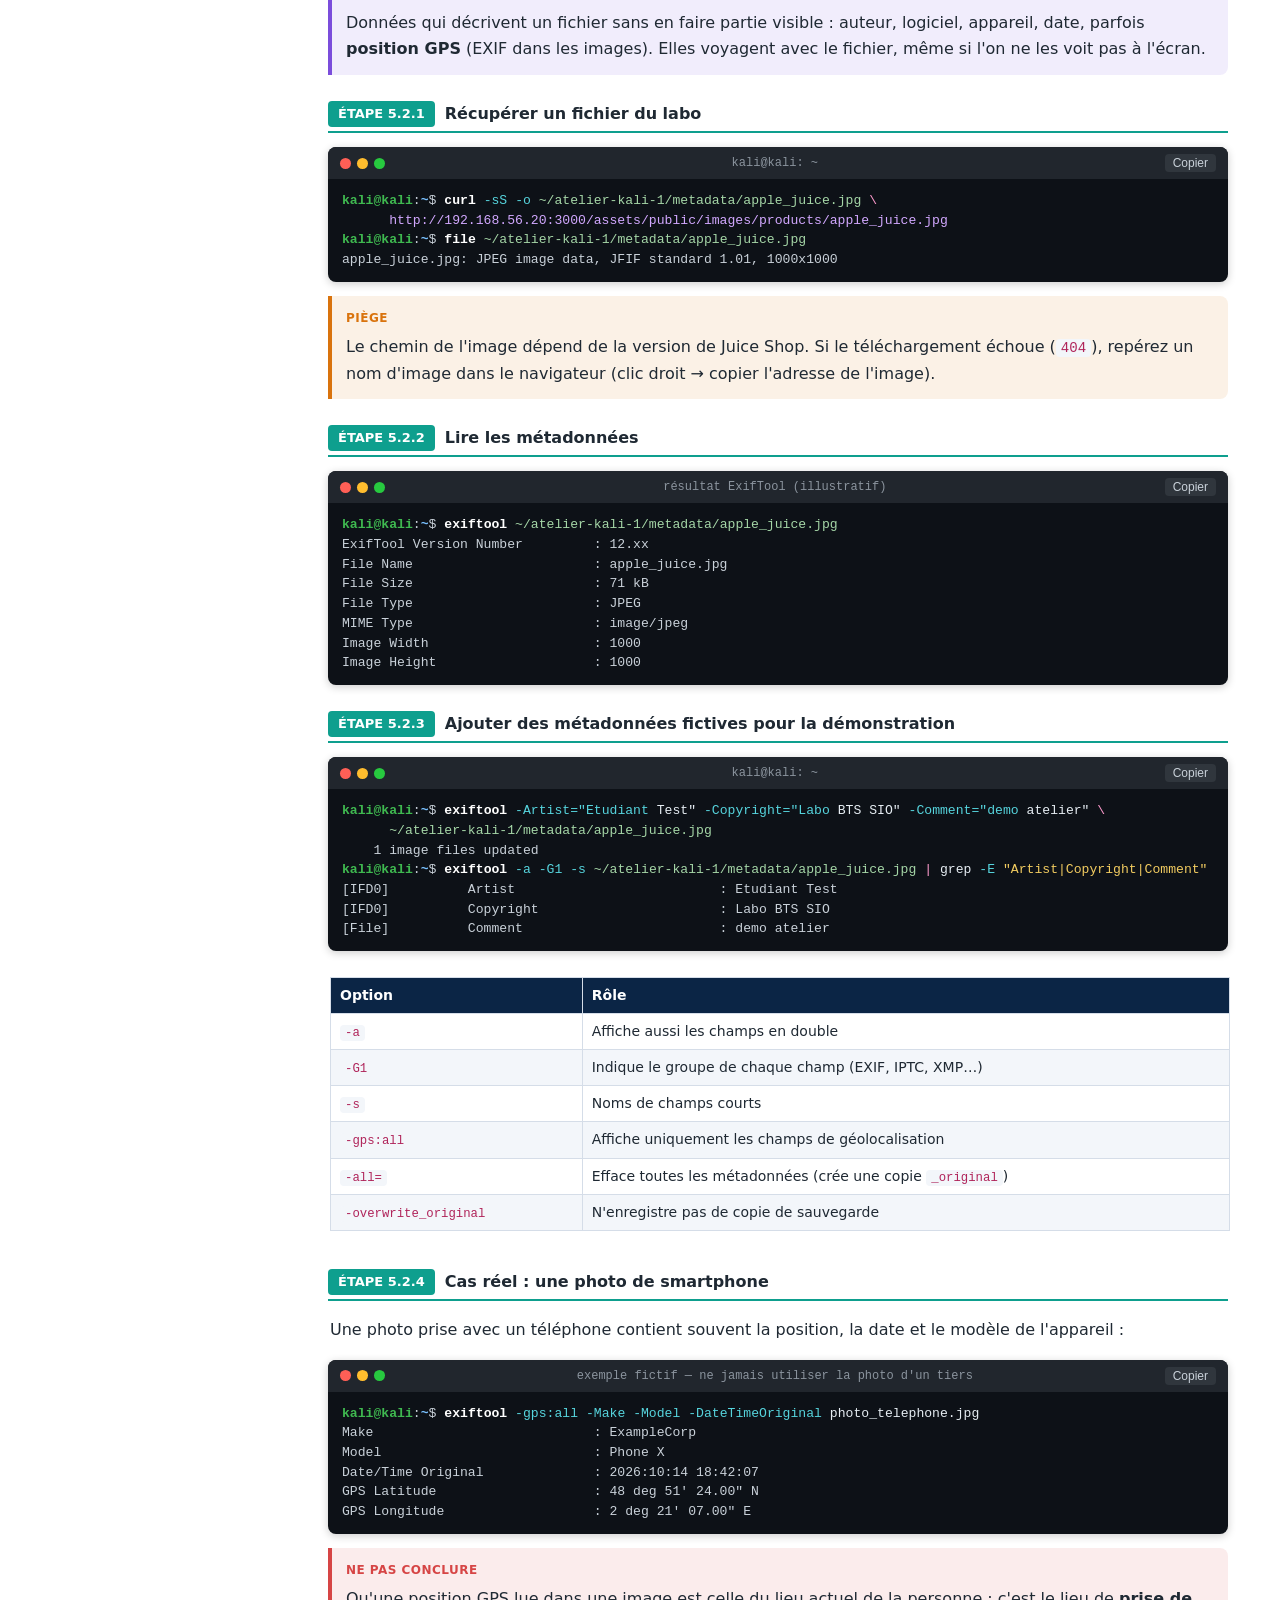
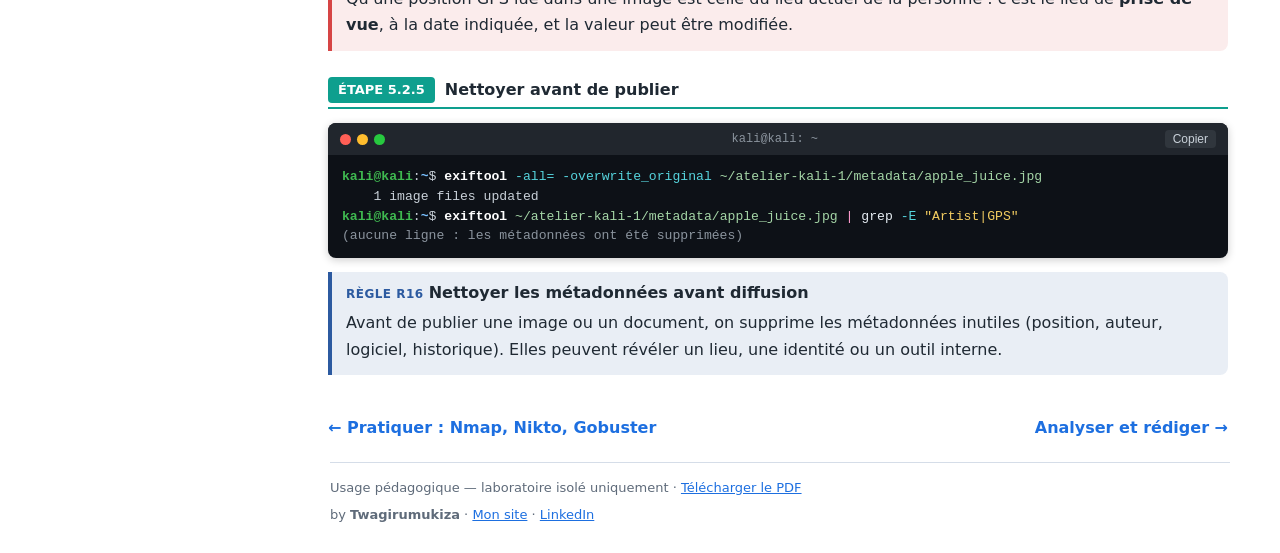
<file: partie-5.html>
<!doctype html><html lang="fr"><head><meta charset="utf-8"><meta name="viewport" content="width=device-width,initial-scale=1"><title>Partie 5 — Pratiquer : capture et métadonnées · Atelier Kali 1</title><link rel="stylesheet" href="assets/site.css"><script>if(localStorage.sb=='0')document.documentElement.classList.add('hide');if(localStorage.th)document.documentElement.dataset.th=localStorage.th;if(localStorage.fs)document.documentElement.style.setProperty('--fs',localStorage.fs+'%')</script></head><body>
<header><button id="mn" aria-label="Menu">☰</button><a class="lg" href="index.html">⌁ Atelier Kali 1</a><a class="btn sm" href="assets/Seance3_Atelier_Kali1_Cours_detaille.pdf" download>⬇ PDF</a><button id="th" aria-label="Thème">◐</button></header>
<nav id="sb"><div class="fs">Taille du texte : <button data-fs="-10" aria-label="Réduire">A−</button><button data-fs="0" aria-label="Taille normale">A</button><button data-fs="10" aria-label="Agrandir">A+</button><span id="fv">100%</span></div><b>Parties</b><a href="index.html" data-f="index.html">Introduction</a><a href="partie-1.html" data-f="partie-1.html">1. Comprendre</a><a href="partie-2.html" data-f="partie-2.html">2. Mode d'emploi : lire une trame dans Wireshark</a><a href="partie-3.html" data-f="partie-3.html">3. Installer le laboratoire</a><a href="partie-4.html" data-f="partie-4.html">4. Pratiquer : Nmap, Nikto, Gobuster</a><a href="partie-5.html" data-f="partie-5.html">5. Pratiquer : capture et métadonnées</a><a href="partie-6.html" data-f="partie-6.html">6. Analyser et rédiger</a><a href="partie-7.html" data-f="partie-7.html">7. Appliquer : exercices</a><a href="partie-8.html" data-f="partie-8.html">8. Réviser</a><a href="annexes.html" data-f="annexes.html">A. Annexes : rappels de notions</a><b>Sur cette page</b><a class="t" href="#5-1-wireshark-en-situation-capturer-un-e">5.1 Wireshark en situation : capturer un échange HTTP</a><a class="t" href="#5-2-exiftool-les-metadonnees">5.2 ExifTool : les métadonnées</a></nav>
<main><div class="ph"><small>60 min</small><h1>Partie 5 — Pratiquer : capture et métadonnées</h1></div><div class="box objectif"><b class="lab">OBJECTIF</b> <b></b><p>Capturer un échange HTTP dans le laboratoire, le relire avec Wireshark et <code>tshark</code>, constater qu'il est lisible en clair, puis examiner les métadonnées d'un fichier avec ExifTool.</p></div><h2 id="5-1-wireshark-en-situation-capturer-un-e">5.1 Wireshark en situation : capturer un échange HTTP</h2><div class="box regle"><b class="lab">RÈGLE R15</b> <b>Protéger les captures</b><p>Une capture (<code>.pcapng</code>) peut contenir des identifiants, des cookies, des données personnelles. Elle est stockée dans le dossier de travail du labo, jamais envoyée par messagerie ni publiée, et supprimée une fois l'exercice terminé.</p></div><h4 class="step"><span>ÉTAPE 5.1.1</span>Identifier l'interface Host-only</h4><div class="term"><div class="bar"><i></i><i></i><i></i><span>kali@kali: ~</span><button class="cp" data-c="ip -br addr
tshark -D">Copier</button></div><pre><span class="g">kali@kali</span>:<span class="bl">~</span>$ <span style="color:#ffffff"><b>ip</b></span> <span style="color:#56d4dd">-br</span> <span style="color:#e6edf3">addr</span>
<span style="color:#c9d1d9">lo               UNKNOWN   127.0.0.1/8</span>
<span style="color:#c9d1d9">eth0             DOWN</span>
<span style="color:#c9d1d9">eth1             <span style="color:#3fb950">UP </span>       192.168.56.10/24</span>
<span class="g">kali@kali</span>:<span class="bl">~</span>$ <span style="color:#ffffff"><b>tshark</b></span> <span style="color:#56d4dd">-D</span>
<span style="color:#c9d1d9">1. eth1</span>
<span style="color:#c9d1d9">2. eth0</span>
<span style="color:#c9d1d9">3. any</span>
<span style="color:#c9d1d9">4. lo (Loopback)</span></pre></div><div class="box piege"><b class="lab">PIÈGE</b> <b></b><p>Capturer sur la mauvaise interface : aucun paquet attendu n'apparaît. Le trafic Kali ↔ cible passe par la carte <strong>Host-only</strong> (ici <code>eth1</code>), pas par <code>lo</code>.</p></div><h4 class="step"><span>ÉTAPE 5.1.2</span>Démarrer la capture avec un filtre de capture</h4><p>Dans Wireshark : <strong>Capture → Options</strong>, sélectionner <code>eth1</code>, champ « Filtre de capture » : <code>host 192.168.56.20 and port 3000</code>, puis <strong>Démarrer</strong>. L'équivalent en ligne de commande :</p><div class="term"><div class="bar"><i></i><i></i><i></i><span>kali@kali: ~</span><button class="cp" data-c="tshark -i eth1 -f &quot;host 192.168.56.20 and port 3000&quot; -a duration:30 -w ~/atelier-kali-1/wireshark/httptest.pcapng">Copier</button></div><pre><span class="g">kali@kali</span>:<span class="bl">~</span>$ <span style="color:#ffffff"><b>tshark</b></span> <span style="color:#56d4dd">-i</span> <span style="color:#e6edf3">eth1</span> <span style="color:#56d4dd">-f</span> <span style="color:#f2cc60">"host 192.168.56.20 and port 3000"</span> <span style="color:#56d4dd">-a</span> <span style="color:#e6edf3">duration:30</span> <span style="color:#ff9bce">\</span>
      <span style="color:#56d4dd">-w</span> <span style="color:#a5d6a7">~/atelier-kali-1/wireshark/httptest.pcapng</span>
<span style="color:#c9d1d9">Capturing on 'eth1'</span>
<span style="color:#e3b341">(laisser tourner : on génère du trafic dans un second terminal)</span></pre></div><div class="box piege"><b class="lab">PIÈGE</b> <b></b><p>Un filtre de <strong>capture</strong> erroné fait perdre définitivement des paquets (ils ne sont pas enregistrés). En cas de doute, capturez sans filtre et filtrez à l'affichage.</p></div><h4 class="step"><span>ÉTAPE 5.1.3</span>Générer du trafic (second terminal)</h4><div class="term"><div class="bar"><i></i><i></i><i></i><span>kali@kali: ~   (second terminal)</span><button class="cp" data-c="curl -i http://192.168.56.20:3000/robots.txt
curl -sS -X POST http://192.168.56.20:3000/rest/user/login -H &#x27;Content-Type: application/json&#x27; \ -d &#x27;{&quot;email&quot;:&quot;demo@labo.test&quot;,&quot;password&quot;:&quot;faux-mot-de-passe-1&quot;}&#x27;">Copier</button></div><pre><span class="g">kali@kali</span>:<span class="bl">~</span>$ <span style="color:#ffffff"><b>curl</b></span> <span style="color:#56d4dd">-i</span> <span style="color:#d2a8ff">http://192.168.56.20:3000/robots.txt</span>
<span style="color:#c9d1d9">HTTP/1.1 200 OK</span>
<span style="color:#c9d1d9">Content-Type: text/plain; charset=utf-8</span>
<span style="color:#c9d1d9">Content-Length: 28</span>
<span style="color:#c9d1d9"></span>
<span style="color:#c9d1d9">User-agent: *</span>
<span style="color:#c9d1d9">Disallow: /ftp</span>
<span class="g">kali@kali</span>:<span class="bl">~</span>$ <span style="color:#ffffff"><b>curl</b></span> <span style="color:#56d4dd">-sS</span> <span style="color:#56d4dd">-X</span> <span style="color:#e6edf3">POST</span> <span style="color:#d2a8ff">http://192.168.56.20:3000/rest/user/login</span> <span style="color:#ff9bce">\</span>
      <span style="color:#56d4dd">-H</span> <span style="color:#f2cc60">'Content-Type: application/json'</span> <span style="color:#ff9bce">\</span>
      <span style="color:#56d4dd">-d</span> <span style="color:#f2cc60">'{"email":"demo@labo.test","password":"faux-mot-de-passe-1"}'</span>
<span style="color:#c9d1d9">Invalid email or password.</span></pre></div><div class="box regle"><b class="lab">RÈGLE R2</b> <b>Données fictives (rappel)</b><p>Les identifiants ci-dessus sont <strong>inventés</strong>. On ne saisit jamais un vrai mot de passe dans un test de capture.</p></div><h4 class="step"><span>ÉTAPE 5.1.4</span>Arrêter, enregistrer, relire</h4><p>Arrêtez la capture (carré rouge) et enregistrez sous <code>~/atelier-kali-1/wireshark/httptest.pcapng</code>. Relisez-la en ligne de commande :</p><div class="term"><div class="bar"><i></i><i></i><i></i><span>résultat tshark (illustratif)</span><button class="cp" data-c="tshark -r ~/atelier-kali-1/wireshark/httptest.pcapng -Y http">Copier</button></div><pre><span class="g">kali@kali</span>:<span class="bl">~</span>$ <span style="color:#ffffff"><b>tshark</b></span> <span style="color:#56d4dd">-r</span> <span style="color:#a5d6a7">~/atelier-kali-1/wireshark/httptest.pcapng</span> <span style="color:#56d4dd">-Y</span> <span style="color:#e6edf3">http</span>
<span style="color:#c9d1d9">  4 0.000412 192.168.56.10 → 192.168.56.20 HTTP 143 GET /robots.txt HTTP/1.1</span>
<span style="color:#c9d1d9">  6 0.003120 192.168.56.20 → 192.168.56.10 HTTP 391 HTTP/1.1 200 OK (text/plain)</span>
<span style="color:#c9d1d9"> 12 5.210874 192.168.56.10 → 192.168.56.20 HTTP 291 POST /rest/user/login HTTP/1.1 (application/json)</span>
<span style="color:#c9d1d9"> 14 5.226310 192.168.56.20 → 192.168.56.10 HTTP 322 HTTP/1.1 401 Unauthorized (text/html)</span></pre></div><h4 class="step"><span>ÉTAPE 5.1.5</span>Observer le début de la connexion TCP</h4><div class="term"><div class="bar"><i></i><i></i><i></i><span>filtre d'affichage Wireshark</span></div><pre><span style="color:#c9d1d9">tcp.flags.syn == 1</span></pre></div><p>Vous devez voir, pour chaque connexion, <code>[SYN]</code> puis <code>[SYN, ACK]</code> puis <code>[ACK]</code> : la poignée de main en trois temps vue en partie 1.</p><h4 class="step"><span>ÉTAPE 5.1.6</span>Suivre le flux TCP : constater le clair</h4><p>Dans Wireshark : clic droit sur un paquet HTTP → <strong>Suivre → Flux TCP</strong>. Équivalent en ligne de commande :</p><div class="term"><div class="bar"><i></i><i></i><i></i><span>flux TCP reconstitué (illustratif)</span><button class="cp" data-c="tshark -r ~/atelier-kali-1/wireshark/httptest.pcapng -q -z follow,tcp,ascii,1">Copier</button></div><pre><span class="g">kali@kali</span>:<span class="bl">~</span>$ <span style="color:#ffffff"><b>tshark</b></span> <span style="color:#56d4dd">-r</span> <span style="color:#a5d6a7">~/atelier-kali-1/wireshark/httptest.pcapng</span> <span style="color:#56d4dd">-q</span> <span style="color:#56d4dd">-z</span> <span style="color:#e6edf3">follow,tcp,ascii,1</span>
<span style="color:#c9d1d9">===================================================================</span>
<span style="color:#c9d1d9">Follow: tcp,ascii</span>
<span style="color:#c9d1d9">Node 0: 192.168.56.10:51234</span>
<span style="color:#c9d1d9">Node 1: 192.168.56.20:3000</span>
<span style="color:#c9d1d9">POST /rest/user/login HTTP/1.1</span>
<span style="color:#c9d1d9">Host: 192.168.56.20:3000</span>
<span style="color:#c9d1d9">Content-Type: application/json</span>
<span style="color:#c9d1d9"></span>
<span style="color:#c9d1d9">{"email":"demo@labo.test","password":"faux-mot-de-passe-1"}</span></pre></div><div class="box attendu"><b class="lab">ATTENDU</b> <b></b><p>L'adresse e-mail <strong>et</strong> le mot de passe (fictifs) apparaissent en clair dans la capture, parce que la connexion est en HTTP et non en HTTPS.</p></div><div class="box retenir"><b class="lab">À RETENIR</b> <b>Ce que cela démontre</b><p>Toute personne capable d'observer ce segment réseau peut lire ce qui y transite en HTTP. C'est la raison d'être de la règle R3 (chiffrer les échanges).</p></div><div class="box nonconclure"><b class="lab">NE PAS CONCLURE</b> <b></b><p>Que Juice Shop est « piratable » : on a seulement constaté qu'un échange HTTP est lisible. L'authentification a d'ailleurs bien refusé ces identifiants fictifs.</p></div><h2 id="5-2-exiftool-les-metadonnees">5.2 ExifTool : les métadonnées</h2><div class="box definition"><b class="lab">DÉFINITION</b> <b>Métadonnées</b><p>Données qui décrivent un fichier sans en faire partie visible : auteur, logiciel, appareil, date, parfois <strong>position GPS</strong> (EXIF dans les images). Elles voyagent avec le fichier, même si l'on ne les voit pas à l'écran.</p></div><h4 class="step"><span>ÉTAPE 5.2.1</span>Récupérer un fichier du labo</h4><div class="term"><div class="bar"><i></i><i></i><i></i><span>kali@kali: ~</span><button class="cp" data-c="curl -sS -o ~/atelier-kali-1/metadata/apple_juice.jpg http://192.168.56.20:3000/assets/public/images/products/apple_juice.jpg
file ~/atelier-kali-1/metadata/apple_juice.jpg">Copier</button></div><pre><span class="g">kali@kali</span>:<span class="bl">~</span>$ <span style="color:#ffffff"><b>curl</b></span> <span style="color:#56d4dd">-sS</span> <span style="color:#56d4dd">-o</span> <span style="color:#a5d6a7">~/atelier-kali-1/metadata/apple_juice.jpg</span> <span style="color:#ff9bce">\</span>
      <span style="color:#d2a8ff">http://192.168.56.20:3000/assets/public/images/products/apple_juice.jpg</span>
<span class="g">kali@kali</span>:<span class="bl">~</span>$ <span style="color:#ffffff"><b>file</b></span> <span style="color:#a5d6a7">~/atelier-kali-1/metadata/apple_juice.jpg</span>
<span style="color:#c9d1d9">apple_juice.jpg: JPEG image data, JFIF standard 1.01, 1000x1000</span></pre></div><div class="box piege"><b class="lab">PIÈGE</b> <b></b><p>Le chemin de l'image dépend de la version de Juice Shop. Si le téléchargement échoue (<code>404</code>), repérez un nom d'image dans le navigateur (clic droit → copier l'adresse de l'image).</p></div><h4 class="step"><span>ÉTAPE 5.2.2</span>Lire les métadonnées</h4><div class="term"><div class="bar"><i></i><i></i><i></i><span>résultat ExifTool (illustratif)</span><button class="cp" data-c="exiftool ~/atelier-kali-1/metadata/apple_juice.jpg">Copier</button></div><pre><span class="g">kali@kali</span>:<span class="bl">~</span>$ <span style="color:#ffffff"><b>exiftool</b></span> <span style="color:#a5d6a7">~/atelier-kali-1/metadata/apple_juice.jpg</span>
<span style="color:#c9d1d9">ExifTool Version Number         : 12.xx</span>
<span style="color:#c9d1d9">File Name                       : apple_juice.jpg</span>
<span style="color:#c9d1d9">File Size                       : 71 kB</span>
<span style="color:#c9d1d9">File Type                       : JPEG</span>
<span style="color:#c9d1d9">MIME Type                       : image/jpeg</span>
<span style="color:#c9d1d9">Image Width                     : 1000</span>
<span style="color:#c9d1d9">Image Height                    : 1000</span></pre></div><h4 class="step"><span>ÉTAPE 5.2.3</span>Ajouter des métadonnées fictives pour la démonstration</h4><div class="term"><div class="bar"><i></i><i></i><i></i><span>kali@kali: ~</span><button class="cp" data-c="exiftool -Artist=&quot;Etudiant Test&quot; -Copyright=&quot;Labo BTS SIO&quot; -Comment=&quot;demo atelier&quot; ~/atelier-kali-1/metadata/apple_juice.jpg
exiftool -a -G1 -s ~/atelier-kali-1/metadata/apple_juice.jpg | grep -E &quot;Artist|Copyright|Comment&quot;">Copier</button></div><pre><span class="g">kali@kali</span>:<span class="bl">~</span>$ <span style="color:#ffffff"><b>exiftool</b></span> <span style="color:#56d4dd">-Artist="Etudiant</span> <span style="color:#e6edf3">Test"</span> <span style="color:#56d4dd">-Copyright="Labo</span> <span style="color:#e6edf3">BTS</span> <span style="color:#e6edf3">SIO"</span> <span style="color:#56d4dd">-Comment="demo</span> <span style="color:#e6edf3">atelier"</span> <span style="color:#ff9bce">\</span>
      <span style="color:#a5d6a7">~/atelier-kali-1/metadata/apple_juice.jpg</span>
<span style="color:#c9d1d9">    1 image files updated</span>
<span class="g">kali@kali</span>:<span class="bl">~</span>$ <span style="color:#ffffff"><b>exiftool</b></span> <span style="color:#56d4dd">-a</span> <span style="color:#56d4dd">-G1</span> <span style="color:#56d4dd">-s</span> <span style="color:#a5d6a7">~/atelier-kali-1/metadata/apple_juice.jpg</span> <span style="color:#ff9bce">|</span> <span style="color:#e6edf3">grep</span> <span style="color:#56d4dd">-E</span> <span style="color:#f2cc60">"Artist|Copyright|Comment"</span>
<span style="color:#c9d1d9">[IFD0]          Artist                          : Etudiant Test</span>
<span style="color:#c9d1d9">[IFD0]          Copyright                       : Labo BTS SIO</span>
<span style="color:#c9d1d9">[File]          Comment                         : demo atelier</span></pre></div><div class="tw"><table><thead><tr><th>Option</th><th>Rôle</th></tr></thead><tbody><tr><td><code>-a</code></td><td>Affiche aussi les champs en double</td></tr><tr><td><code>-G1</code></td><td>Indique le groupe de chaque champ (EXIF, IPTC, XMP…)</td></tr><tr><td><code>-s</code></td><td>Noms de champs courts</td></tr><tr><td><code>-gps:all</code></td><td>Affiche uniquement les champs de géolocalisation</td></tr><tr><td><code>-all=</code></td><td>Efface toutes les métadonnées (crée une copie <code>_original</code>)</td></tr><tr><td><code>-overwrite_original</code></td><td>N'enregistre pas de copie de sauvegarde</td></tr></tbody></table></div><h4 class="step"><span>ÉTAPE 5.2.4</span>Cas réel : une photo de smartphone</h4><p>Une photo prise avec un téléphone contient souvent la position, la date et le modèle de l'appareil :</p><div class="term"><div class="bar"><i></i><i></i><i></i><span>exemple fictif — ne jamais utiliser la photo d'un tiers</span><button class="cp" data-c="exiftool -gps:all -Make -Model -DateTimeOriginal photo_telephone.jpg">Copier</button></div><pre><span class="g">kali@kali</span>:<span class="bl">~</span>$ <span style="color:#ffffff"><b>exiftool</b></span> <span style="color:#56d4dd">-gps:all</span> <span style="color:#56d4dd">-Make</span> <span style="color:#56d4dd">-Model</span> <span style="color:#56d4dd">-DateTimeOriginal</span> <span style="color:#e6edf3">photo_telephone.jpg</span>
<span style="color:#c9d1d9">Make                            : ExampleCorp</span>
<span style="color:#c9d1d9">Model                           : Phone X</span>
<span style="color:#c9d1d9">Date/Time Original              : 2026:10:14 18:42:07</span>
<span style="color:#c9d1d9">GPS Latitude                    : 48 deg 51' 24.00" N</span>
<span style="color:#c9d1d9">GPS Longitude                   : 2 deg 21' 07.00" E</span></pre></div><div class="box nonconclure"><b class="lab">NE PAS CONCLURE</b> <b></b><p>Qu'une position GPS lue dans une image est celle du lieu actuel de la personne : c'est le lieu de <strong>prise de vue</strong>, à la date indiquée, et la valeur peut être modifiée.</p></div><h4 class="step"><span>ÉTAPE 5.2.5</span>Nettoyer avant de publier</h4><div class="term"><div class="bar"><i></i><i></i><i></i><span>kali@kali: ~</span><button class="cp" data-c="exiftool -all= -overwrite_original ~/atelier-kali-1/metadata/apple_juice.jpg
exiftool ~/atelier-kali-1/metadata/apple_juice.jpg | grep -E &quot;Artist|GPS&quot;">Copier</button></div><pre><span class="g">kali@kali</span>:<span class="bl">~</span>$ <span style="color:#ffffff"><b>exiftool</b></span> <span style="color:#56d4dd">-all=</span> <span style="color:#56d4dd">-overwrite_original</span> <span style="color:#a5d6a7">~/atelier-kali-1/metadata/apple_juice.jpg</span>
<span style="color:#c9d1d9">    1 image files updated</span>
<span class="g">kali@kali</span>:<span class="bl">~</span>$ <span style="color:#ffffff"><b>exiftool</b></span> <span style="color:#a5d6a7">~/atelier-kali-1/metadata/apple_juice.jpg</span> <span style="color:#ff9bce">|</span> <span style="color:#e6edf3">grep</span> <span style="color:#56d4dd">-E</span> <span style="color:#f2cc60">"Artist|GPS"</span>
<span style="color:#8b949e">(aucune ligne : les métadonnées ont été supprimées)</span></pre></div><div class="box regle"><b class="lab">RÈGLE R16</b> <b>Nettoyer les métadonnées avant diffusion</b><p>Avant de publier une image ou un document, on supprime les métadonnées inutiles (position, auteur, logiciel, historique). Elles peuvent révéler un lieu, une identité ou un outil interne.</p></div><div class="pn"><a href="partie-4.html">← Pratiquer : Nmap, Nikto, Gobuster</a><a href="partie-6.html">Analyser et rédiger →</a></div><footer>Usage pédagogique — laboratoire isolé uniquement · <a href="assets/Seance3_Atelier_Kali1_Cours_detaille.pdf" download>Télécharger le PDF</a><div class="by">by <strong>Twagirumukiza</strong> · <a href="https://twagirumukiza.github.io/Twagirumukiza-Innocent/" target="_blank" rel="noopener">Mon site</a> · <a href="https://www.linkedin.com/in/innocent-twagirumukiza/" target="_blank" rel="noopener">LinkedIn</a></div></footer></main>
<script src="assets/config.js"></script><script src="assets/site.js"></script></body></html>
</file>
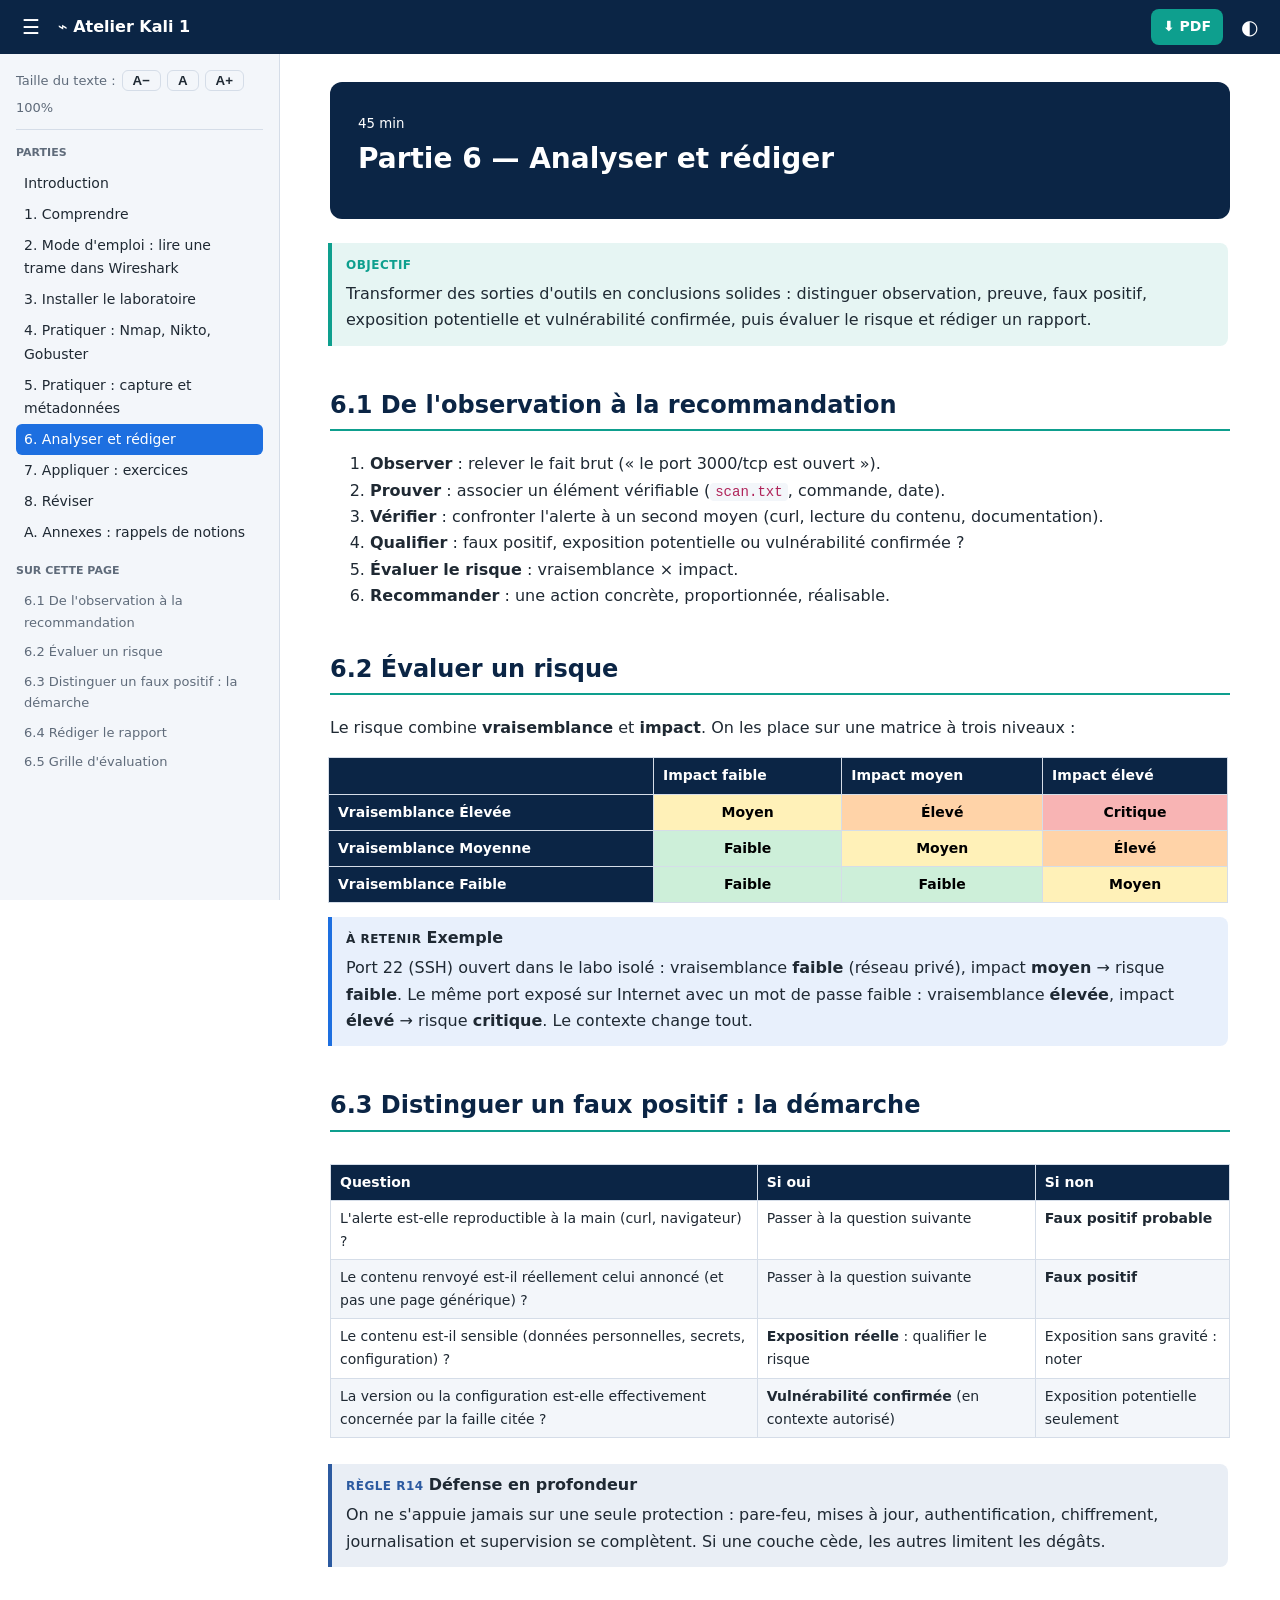
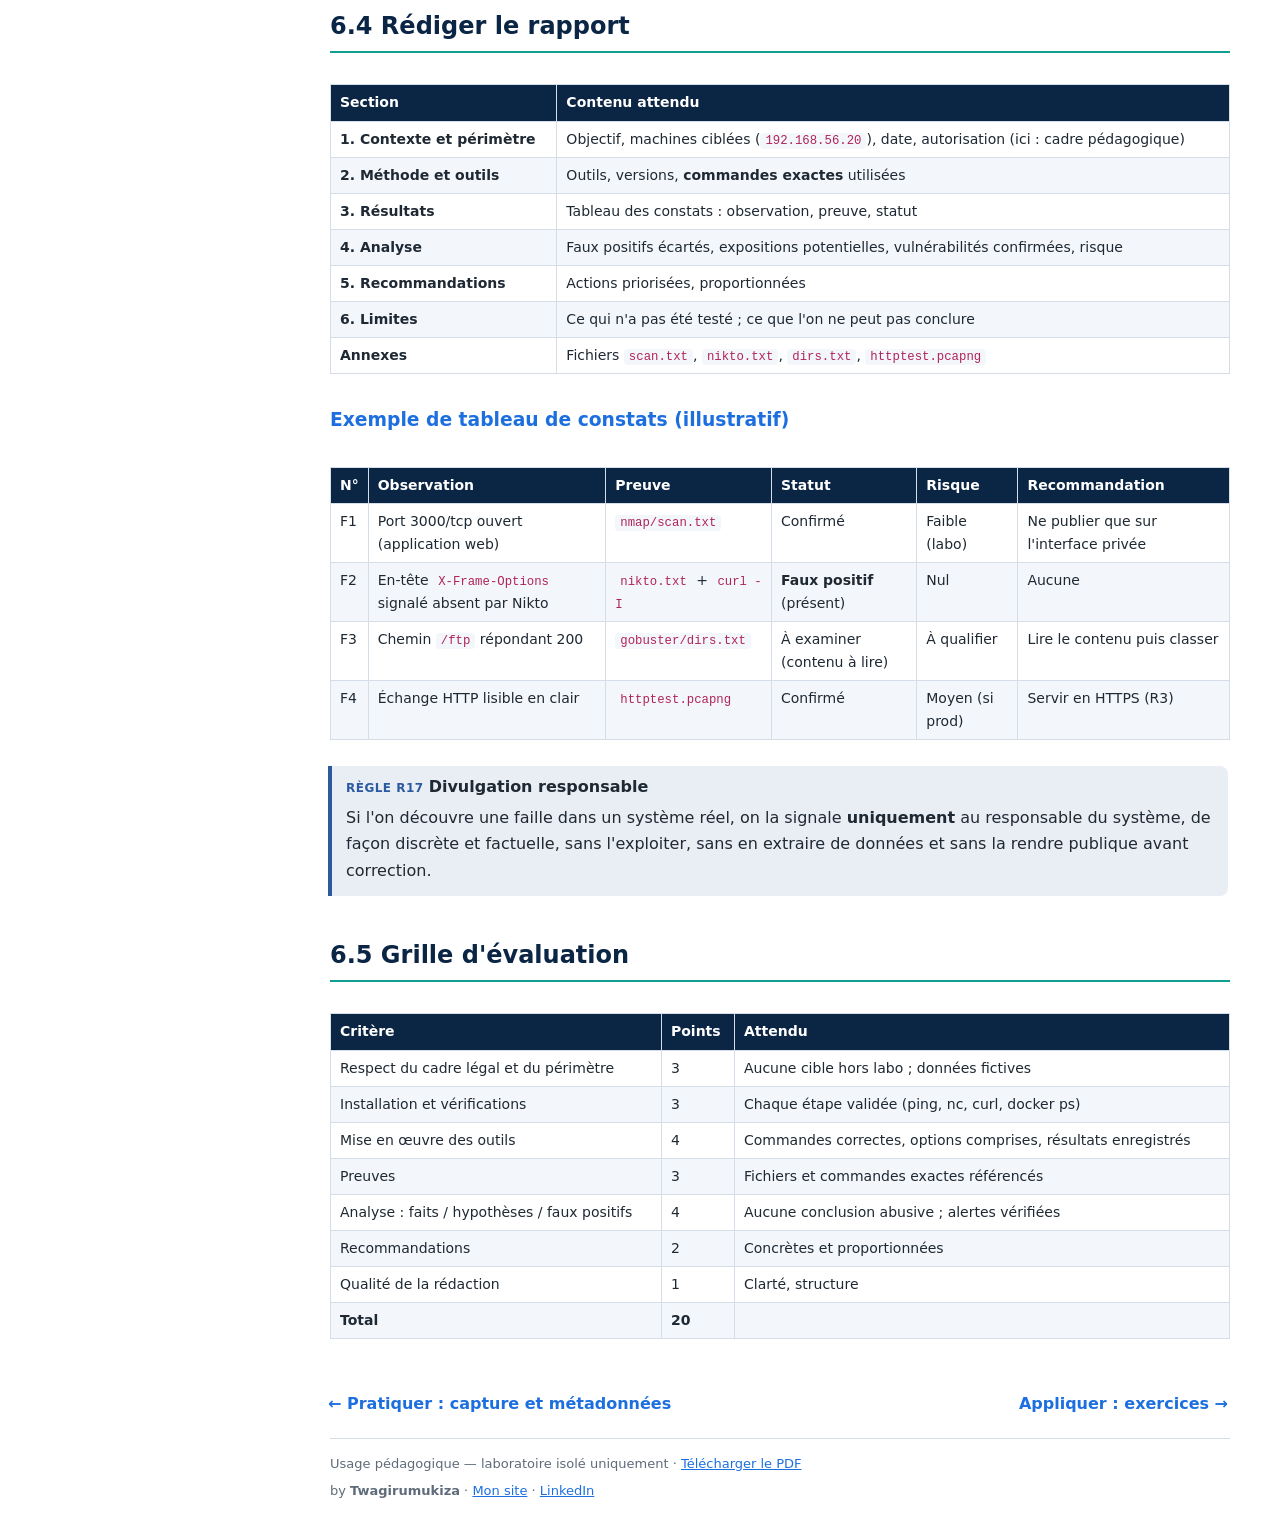
<file: partie-6.html>
<!doctype html><html lang="fr"><head><meta charset="utf-8"><meta name="viewport" content="width=device-width,initial-scale=1"><title>Partie 6 — Analyser et rédiger · Atelier Kali 1</title><link rel="stylesheet" href="assets/site.css"><script>if(localStorage.sb=='0')document.documentElement.classList.add('hide');if(localStorage.th)document.documentElement.dataset.th=localStorage.th;if(localStorage.fs)document.documentElement.style.setProperty('--fs',localStorage.fs+'%')</script></head><body>
<header><button id="mn" aria-label="Menu">☰</button><a class="lg" href="index.html">⌁ Atelier Kali 1</a><a class="btn sm" href="assets/Seance3_Atelier_Kali1_Cours_detaille.pdf" download>⬇ PDF</a><button id="th" aria-label="Thème">◐</button></header>
<nav id="sb"><div class="fs">Taille du texte : <button data-fs="-10" aria-label="Réduire">A−</button><button data-fs="0" aria-label="Taille normale">A</button><button data-fs="10" aria-label="Agrandir">A+</button><span id="fv">100%</span></div><b>Parties</b><a href="index.html" data-f="index.html">Introduction</a><a href="partie-1.html" data-f="partie-1.html">1. Comprendre</a><a href="partie-2.html" data-f="partie-2.html">2. Mode d'emploi : lire une trame dans Wireshark</a><a href="partie-3.html" data-f="partie-3.html">3. Installer le laboratoire</a><a href="partie-4.html" data-f="partie-4.html">4. Pratiquer : Nmap, Nikto, Gobuster</a><a href="partie-5.html" data-f="partie-5.html">5. Pratiquer : capture et métadonnées</a><a href="partie-6.html" data-f="partie-6.html">6. Analyser et rédiger</a><a href="partie-7.html" data-f="partie-7.html">7. Appliquer : exercices</a><a href="partie-8.html" data-f="partie-8.html">8. Réviser</a><a href="annexes.html" data-f="annexes.html">A. Annexes : rappels de notions</a><b>Sur cette page</b><a class="t" href="#6-1-de-l-observation-a-la-recommandation">6.1 De l'observation à la recommandation</a><a class="t" href="#6-2-evaluer-un-risque">6.2 Évaluer un risque</a><a class="t" href="#6-3-distinguer-un-faux-positif-la-demarc">6.3 Distinguer un faux positif : la démarche</a><a class="t" href="#6-4-rediger-le-rapport">6.4 Rédiger le rapport</a><a class="t" href="#6-5-grille-d-evaluation">6.5 Grille d'évaluation</a></nav>
<main><div class="ph"><small>45 min</small><h1>Partie 6 — Analyser et rédiger</h1></div><div class="box objectif"><b class="lab">OBJECTIF</b> <b></b><p>Transformer des sorties d'outils en conclusions solides : distinguer observation, preuve, faux positif, exposition potentielle et vulnérabilité confirmée, puis évaluer le risque et rédiger un rapport.</p></div><h2 id="6-1-de-l-observation-a-la-recommandation">6.1 De l'observation à la recommandation</h2><ol><li><strong>Observer</strong> : relever le fait brut (« le port 3000/tcp est ouvert »).</li><li><strong>Prouver</strong> : associer un élément vérifiable (<code>scan.txt</code>, commande, date).</li><li><strong>Vérifier</strong> : confronter l'alerte à un second moyen (curl, lecture du contenu, documentation).</li><li><strong>Qualifier</strong> : faux positif, exposition potentielle ou vulnérabilité confirmée ?</li><li><strong>Évaluer le risque</strong> : vraisemblance × impact.</li><li><strong>Recommander</strong> : une action concrète, proportionnée, réalisable.</li></ol><h2 id="6-2-evaluer-un-risque">6.2 Évaluer un risque</h2><p>Le risque combine <strong>vraisemblance</strong> et <strong>impact</strong>. On les place sur une matrice à trois niveaux :</p><table class="mx"><tr><th></th><th>Impact faible</th><th>Impact moyen</th><th>Impact élevé</th></tr><tr><th>Vraisemblance Élevée</th><td class="c-Moyen">Moyen</td><td class="c-Élevé">Élevé</td><td class="c-Critique">Critique</td></tr><tr><th>Vraisemblance Moyenne</th><td class="c-Faible">Faible</td><td class="c-Moyen">Moyen</td><td class="c-Élevé">Élevé</td></tr><tr><th>Vraisemblance Faible</th><td class="c-Faible">Faible</td><td class="c-Faible">Faible</td><td class="c-Moyen">Moyen</td></tr></table><div class="box retenir"><b class="lab">À RETENIR</b> <b>Exemple</b><p>Port 22 (SSH) ouvert dans le labo isolé : vraisemblance <strong>faible</strong> (réseau privé), impact <strong>moyen</strong> → risque <strong>faible</strong>. Le même port exposé sur Internet avec un mot de passe faible : vraisemblance <strong>élevée</strong>, impact <strong>élevé</strong> → risque <strong>critique</strong>. Le contexte change tout.</p></div><h2 id="6-3-distinguer-un-faux-positif-la-demarc">6.3 Distinguer un faux positif : la démarche</h2><div class="tw"><table><thead><tr><th>Question</th><th>Si oui</th><th>Si non</th></tr></thead><tbody><tr><td>L'alerte est-elle reproductible à la main (curl, navigateur) ?</td><td>Passer à la question suivante</td><td><strong>Faux positif probable</strong></td></tr><tr><td>Le contenu renvoyé est-il réellement celui annoncé (et pas une page générique) ?</td><td>Passer à la question suivante</td><td><strong>Faux positif</strong></td></tr><tr><td>Le contenu est-il sensible (données personnelles, secrets, configuration) ?</td><td><strong>Exposition réelle</strong> : qualifier le risque</td><td>Exposition sans gravité : noter</td></tr><tr><td>La version ou la configuration est-elle effectivement concernée par la faille citée ?</td><td><strong>Vulnérabilité confirmée</strong> (en contexte autorisé)</td><td>Exposition potentielle seulement</td></tr></tbody></table></div><div class="box regle"><b class="lab">RÈGLE R14</b> <b>Défense en profondeur</b><p>On ne s'appuie jamais sur une seule protection : pare-feu, mises à jour, authentification, chiffrement, journalisation et supervision se complètent. Si une couche cède, les autres limitent les dégâts.</p></div><h2 id="6-4-rediger-le-rapport">6.4 Rédiger le rapport</h2><div class="tw"><table><thead><tr><th>Section</th><th>Contenu attendu</th></tr></thead><tbody><tr><td><strong>1. Contexte et périmètre</strong></td><td>Objectif, machines ciblées (<code>192.168.56.20</code>), date, autorisation (ici : cadre pédagogique)</td></tr><tr><td><strong>2. Méthode et outils</strong></td><td>Outils, versions, <strong>commandes exactes</strong> utilisées</td></tr><tr><td><strong>3. Résultats</strong></td><td>Tableau des constats : observation, preuve, statut</td></tr><tr><td><strong>4. Analyse</strong></td><td>Faux positifs écartés, expositions potentielles, vulnérabilités confirmées, risque</td></tr><tr><td><strong>5. Recommandations</strong></td><td>Actions priorisées, proportionnées</td></tr><tr><td><strong>6. Limites</strong></td><td>Ce qui n'a pas été testé ; ce que l'on ne peut pas conclure</td></tr><tr><td><strong>Annexes</strong></td><td>Fichiers <code>scan.txt</code>, <code>nikto.txt</code>, <code>dirs.txt</code>, <code>httptest.pcapng</code></td></tr></tbody></table></div><h3>Exemple de tableau de constats (illustratif)</h3><div class="tw"><table><thead><tr><th>N°</th><th>Observation</th><th>Preuve</th><th>Statut</th><th>Risque</th><th>Recommandation</th></tr></thead><tbody><tr><td>F1</td><td>Port 3000/tcp ouvert (application web)</td><td><code>nmap/scan.txt</code></td><td>Confirmé</td><td>Faible (labo)</td><td>Ne publier que sur l'interface privée</td></tr><tr><td>F2</td><td>En-tête <code>X-Frame-Options</code> signalé absent par Nikto</td><td><code>nikto.txt</code> + <code>curl -I</code></td><td><strong>Faux positif</strong> (présent)</td><td>Nul</td><td>Aucune</td></tr><tr><td>F3</td><td>Chemin <code>/ftp</code> répondant 200</td><td><code>gobuster/dirs.txt</code></td><td>À examiner (contenu à lire)</td><td>À qualifier</td><td>Lire le contenu puis classer</td></tr><tr><td>F4</td><td>Échange HTTP lisible en clair</td><td><code>httptest.pcapng</code></td><td>Confirmé</td><td>Moyen (si prod)</td><td>Servir en HTTPS (R3)</td></tr></tbody></table></div><div class="box regle"><b class="lab">RÈGLE R17</b> <b>Divulgation responsable</b><p>Si l'on découvre une faille dans un système réel, on la signale <strong>uniquement</strong> au responsable du système, de façon discrète et factuelle, sans l'exploiter, sans en extraire de données et sans la rendre publique avant correction.</p></div><h2 id="6-5-grille-d-evaluation">6.5 Grille d'évaluation</h2><div class="tw"><table><thead><tr><th>Critère</th><th>Points</th><th>Attendu</th></tr></thead><tbody><tr><td>Respect du cadre légal et du périmètre</td><td>3</td><td>Aucune cible hors labo ; données fictives</td></tr><tr><td>Installation et vérifications</td><td>3</td><td>Chaque étape validée (ping, nc, curl, docker ps)</td></tr><tr><td>Mise en œuvre des outils</td><td>4</td><td>Commandes correctes, options comprises, résultats enregistrés</td></tr><tr><td>Preuves</td><td>3</td><td>Fichiers et commandes exactes référencés</td></tr><tr><td>Analyse : faits / hypothèses / faux positifs</td><td>4</td><td>Aucune conclusion abusive ; alertes vérifiées</td></tr><tr><td>Recommandations</td><td>2</td><td>Concrètes et proportionnées</td></tr><tr><td>Qualité de la rédaction</td><td>1</td><td>Clarté, structure</td></tr><tr><td><strong>Total</strong></td><td><strong>20</strong></td><td></td></tr></tbody></table></div><div class="pn"><a href="partie-5.html">← Pratiquer : capture et métadonnées</a><a href="partie-7.html">Appliquer : exercices →</a></div><footer>Usage pédagogique — laboratoire isolé uniquement · <a href="assets/Seance3_Atelier_Kali1_Cours_detaille.pdf" download>Télécharger le PDF</a><div class="by">by <strong>Twagirumukiza</strong> · <a href="https://twagirumukiza.github.io/Twagirumukiza-Innocent/" target="_blank" rel="noopener">Mon site</a> · <a href="https://www.linkedin.com/in/innocent-twagirumukiza/" target="_blank" rel="noopener">LinkedIn</a></div></footer></main>
<script src="assets/config.js"></script><script src="assets/site.js"></script></body></html>
</file>
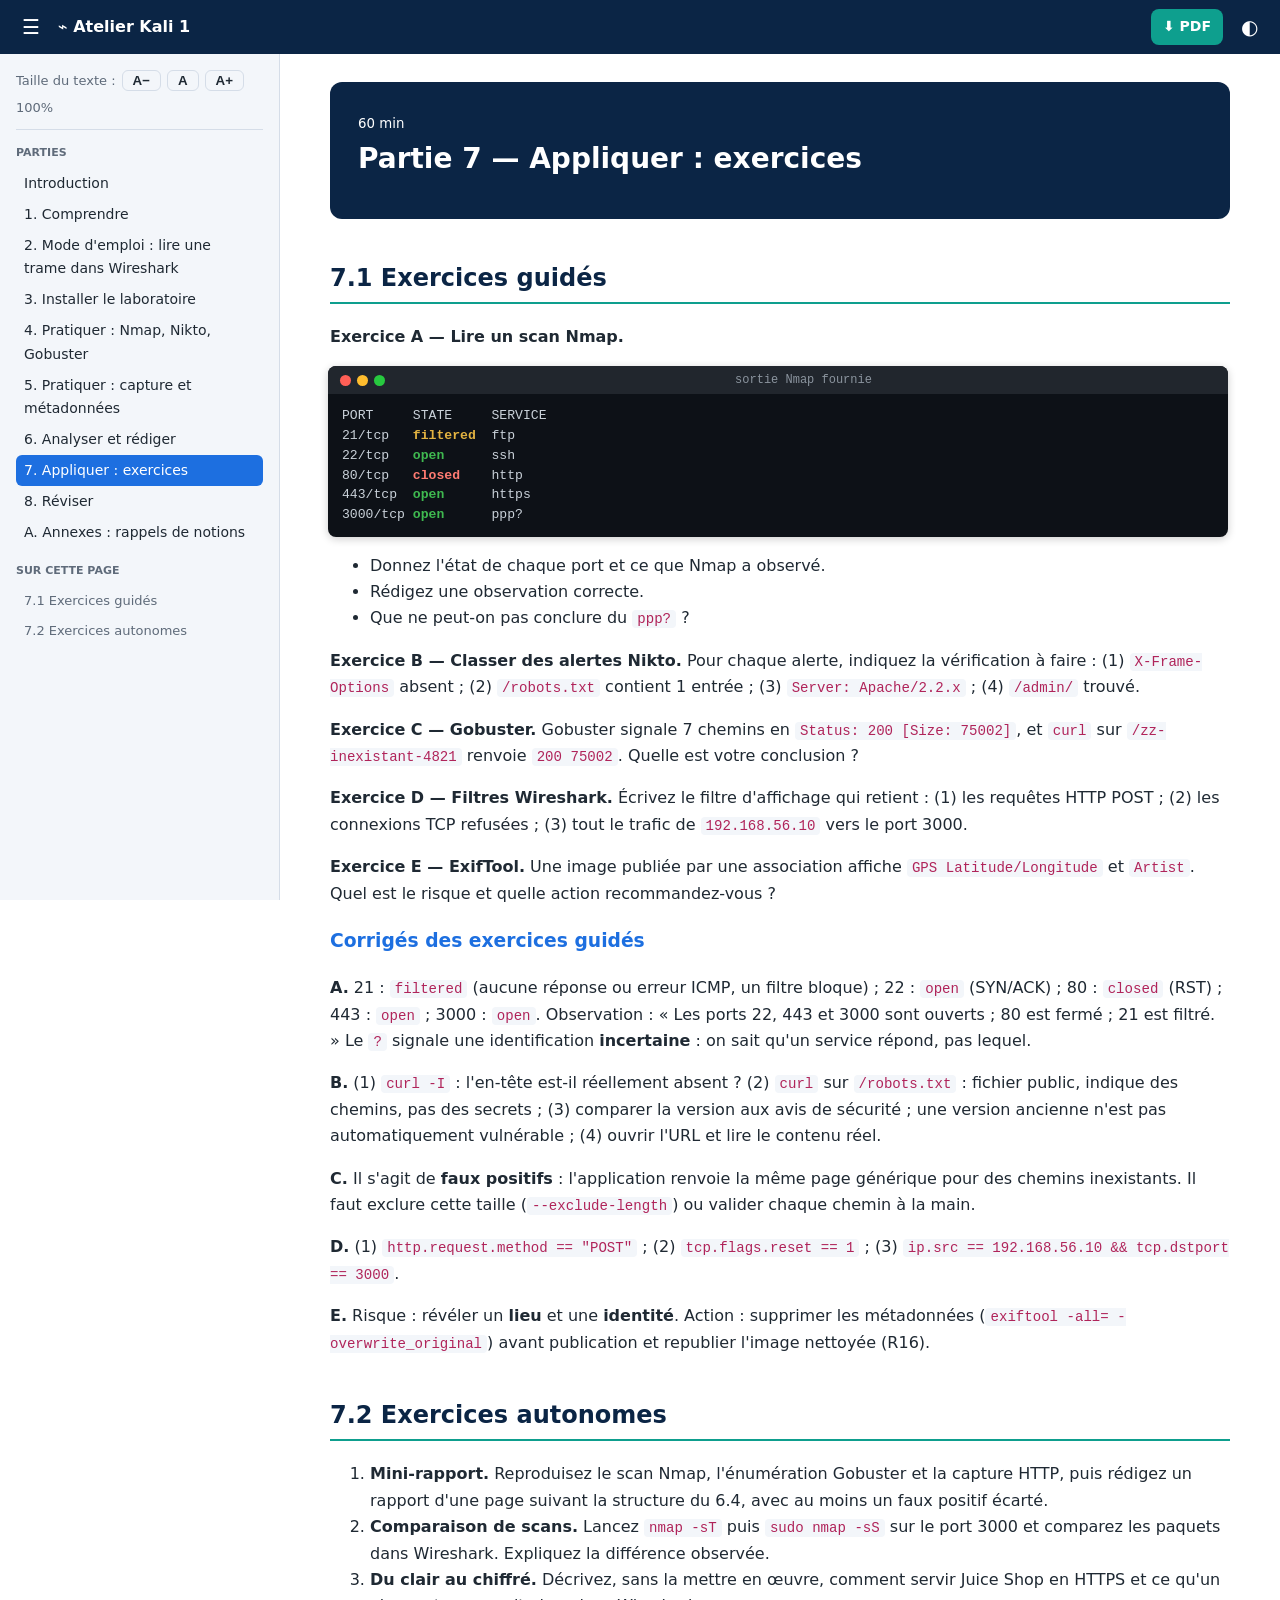
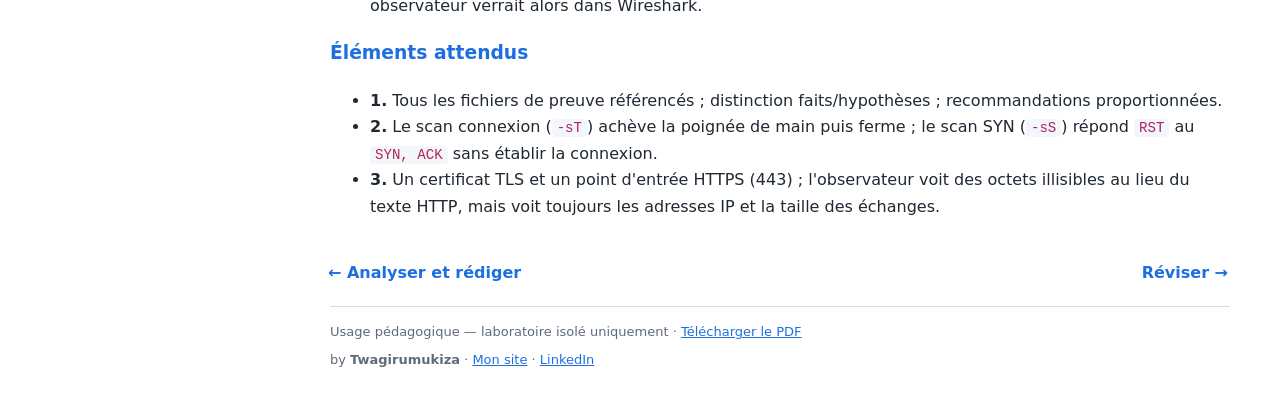
<file: partie-7.html>
<!doctype html><html lang="fr"><head><meta charset="utf-8"><meta name="viewport" content="width=device-width,initial-scale=1"><title>Partie 7 — Appliquer : exercices · Atelier Kali 1</title><link rel="stylesheet" href="assets/site.css"><script>if(localStorage.sb=='0')document.documentElement.classList.add('hide');if(localStorage.th)document.documentElement.dataset.th=localStorage.th;if(localStorage.fs)document.documentElement.style.setProperty('--fs',localStorage.fs+'%')</script></head><body>
<header><button id="mn" aria-label="Menu">☰</button><a class="lg" href="index.html">⌁ Atelier Kali 1</a><a class="btn sm" href="assets/Seance3_Atelier_Kali1_Cours_detaille.pdf" download>⬇ PDF</a><button id="th" aria-label="Thème">◐</button></header>
<nav id="sb"><div class="fs">Taille du texte : <button data-fs="-10" aria-label="Réduire">A−</button><button data-fs="0" aria-label="Taille normale">A</button><button data-fs="10" aria-label="Agrandir">A+</button><span id="fv">100%</span></div><b>Parties</b><a href="index.html" data-f="index.html">Introduction</a><a href="partie-1.html" data-f="partie-1.html">1. Comprendre</a><a href="partie-2.html" data-f="partie-2.html">2. Mode d'emploi : lire une trame dans Wireshark</a><a href="partie-3.html" data-f="partie-3.html">3. Installer le laboratoire</a><a href="partie-4.html" data-f="partie-4.html">4. Pratiquer : Nmap, Nikto, Gobuster</a><a href="partie-5.html" data-f="partie-5.html">5. Pratiquer : capture et métadonnées</a><a href="partie-6.html" data-f="partie-6.html">6. Analyser et rédiger</a><a href="partie-7.html" data-f="partie-7.html">7. Appliquer : exercices</a><a href="partie-8.html" data-f="partie-8.html">8. Réviser</a><a href="annexes.html" data-f="annexes.html">A. Annexes : rappels de notions</a><b>Sur cette page</b><a class="t" href="#7-1-exercices-guides">7.1 Exercices guidés</a><a class="t" href="#7-2-exercices-autonomes">7.2 Exercices autonomes</a></nav>
<main><div class="ph"><small>60 min</small><h1>Partie 7 — Appliquer : exercices</h1></div><h2 id="7-1-exercices-guides">7.1 Exercices guidés</h2><p><strong>Exercice A — Lire un scan Nmap.</strong></p><div class="term"><div class="bar"><i></i><i></i><i></i><span>sortie Nmap fournie</span></div><pre><span style="color:#c9d1d9">PORT     STATE     SERVICE</span>
<span style="color:#c9d1d9">21/tcp   <span style="color:#e3b341"><b>filtered</b></span>  ftp</span>
<span style="color:#c9d1d9">22/tcp   <span style="color:#3fb950"><b>open</b></span>      ssh</span>
<span style="color:#c9d1d9">80/tcp   <span style="color:#ff7b72"><b>closed</b></span>    http</span>
<span style="color:#c9d1d9">443/tcp  <span style="color:#3fb950"><b>open</b></span>      https</span>
<span style="color:#c9d1d9">3000/tcp <span style="color:#3fb950"><b>open</b></span>      ppp?</span></pre></div><ul><li>Donnez l'état de chaque port et ce que Nmap a observé.</li><li>Rédigez une observation correcte.</li><li>Que ne peut-on pas conclure du <code>ppp?</code> ?</li></ul><p><strong>Exercice B — Classer des alertes Nikto.</strong> Pour chaque alerte, indiquez la vérification à faire : (1) <code>X-Frame-Options</code> absent ; (2) <code>/robots.txt</code> contient 1 entrée ; (3) <code>Server: Apache/2.2.x</code> ; (4) <code>/admin/</code> trouvé.</p><p><strong>Exercice C — Gobuster.</strong> Gobuster signale 7 chemins en <code>Status: 200 [Size: 75002]</code>, et <code>curl</code> sur <code>/zz-inexistant-4821</code> renvoie <code>200 75002</code>. Quelle est votre conclusion ?</p><p><strong>Exercice D — Filtres Wireshark.</strong> Écrivez le filtre d'affichage qui retient : (1) les requêtes HTTP POST ; (2) les connexions TCP refusées ; (3) tout le trafic de <code>192.168.56.10</code> vers le port 3000.</p><p><strong>Exercice E — ExifTool.</strong> Une image publiée par une association affiche <code>GPS Latitude/Longitude</code> et <code>Artist</code>. Quel est le risque et quelle action recommandez-vous ?</p><h3>Corrigés des exercices guidés</h3><p><strong>A.</strong> 21 : <code>filtered</code> (aucune réponse ou erreur ICMP, un filtre bloque) ; 22 : <code>open</code> (SYN/ACK) ; 80 : <code>closed</code> (RST) ; 443 : <code>open</code> ; 3000 : <code>open</code>. Observation : « Les ports 22, 443 et 3000 sont ouverts ; 80 est fermé ; 21 est filtré. » Le <code>?</code> signale une identification <strong>incertaine</strong> : on sait qu'un service répond, pas lequel.</p><p><strong>B.</strong> (1) <code>curl -I</code> : l'en-tête est-il réellement absent ? (2) <code>curl</code> sur <code>/robots.txt</code> : fichier public, indique des chemins, pas des secrets ; (3) comparer la version aux avis de sécurité ; une version ancienne n'est pas automatiquement vulnérable ; (4) ouvrir l'URL et lire le contenu réel.</p><p><strong>C.</strong> Il s'agit de <strong>faux positifs</strong> : l'application renvoie la même page générique pour des chemins inexistants. Il faut exclure cette taille (<code>--exclude-length</code>) ou valider chaque chemin à la main.</p><p><strong>D.</strong> (1) <code>http.request.method == "POST"</code> ; (2) <code>tcp.flags.reset == 1</code> ; (3) <code>ip.src == 192.168.56.10 &amp;&amp; tcp.dstport == 3000</code>.</p><p><strong>E.</strong> Risque : révéler un <strong>lieu</strong> et une <strong>identité</strong>. Action : supprimer les métadonnées (<code>exiftool -all= -overwrite_original</code>) avant publication et republier l'image nettoyée (R16).</p><h2 id="7-2-exercices-autonomes">7.2 Exercices autonomes</h2><ol><li><strong>Mini-rapport.</strong> Reproduisez le scan Nmap, l'énumération Gobuster et la capture HTTP, puis rédigez un rapport d'une page suivant la structure du 6.4, avec au moins un faux positif écarté.</li><li><strong>Comparaison de scans.</strong> Lancez <code>nmap -sT</code> puis <code>sudo nmap -sS</code> sur le port 3000 et comparez les paquets dans Wireshark. Expliquez la différence observée.</li><li><strong>Du clair au chiffré.</strong> Décrivez, sans la mettre en œuvre, comment servir Juice Shop en HTTPS et ce qu'un observateur verrait alors dans Wireshark.</li></ol><h3>Éléments attendus</h3><ul><li><strong>1.</strong> Tous les fichiers de preuve référencés ; distinction faits/hypothèses ; recommandations proportionnées.</li><li><strong>2.</strong> Le scan connexion (<code>-sT</code>) achève la poignée de main puis ferme ; le scan SYN (<code>-sS</code>) répond <code>RST</code> au <code>SYN, ACK</code> sans établir la connexion.</li><li><strong>3.</strong> Un certificat TLS et un point d'entrée HTTPS (443) ; l'observateur voit des octets illisibles au lieu du texte HTTP, mais voit toujours les adresses IP et la taille des échanges.</li></ul><div class="pn"><a href="partie-6.html">← Analyser et rédiger</a><a href="partie-8.html">Réviser →</a></div><footer>Usage pédagogique — laboratoire isolé uniquement · <a href="assets/Seance3_Atelier_Kali1_Cours_detaille.pdf" download>Télécharger le PDF</a><div class="by">by <strong>Twagirumukiza</strong> · <a href="https://twagirumukiza.github.io/Twagirumukiza-Innocent/" target="_blank" rel="noopener">Mon site</a> · <a href="https://www.linkedin.com/in/innocent-twagirumukiza/" target="_blank" rel="noopener">LinkedIn</a></div></footer></main>
<script src="assets/config.js"></script><script src="assets/site.js"></script></body></html>
</file>
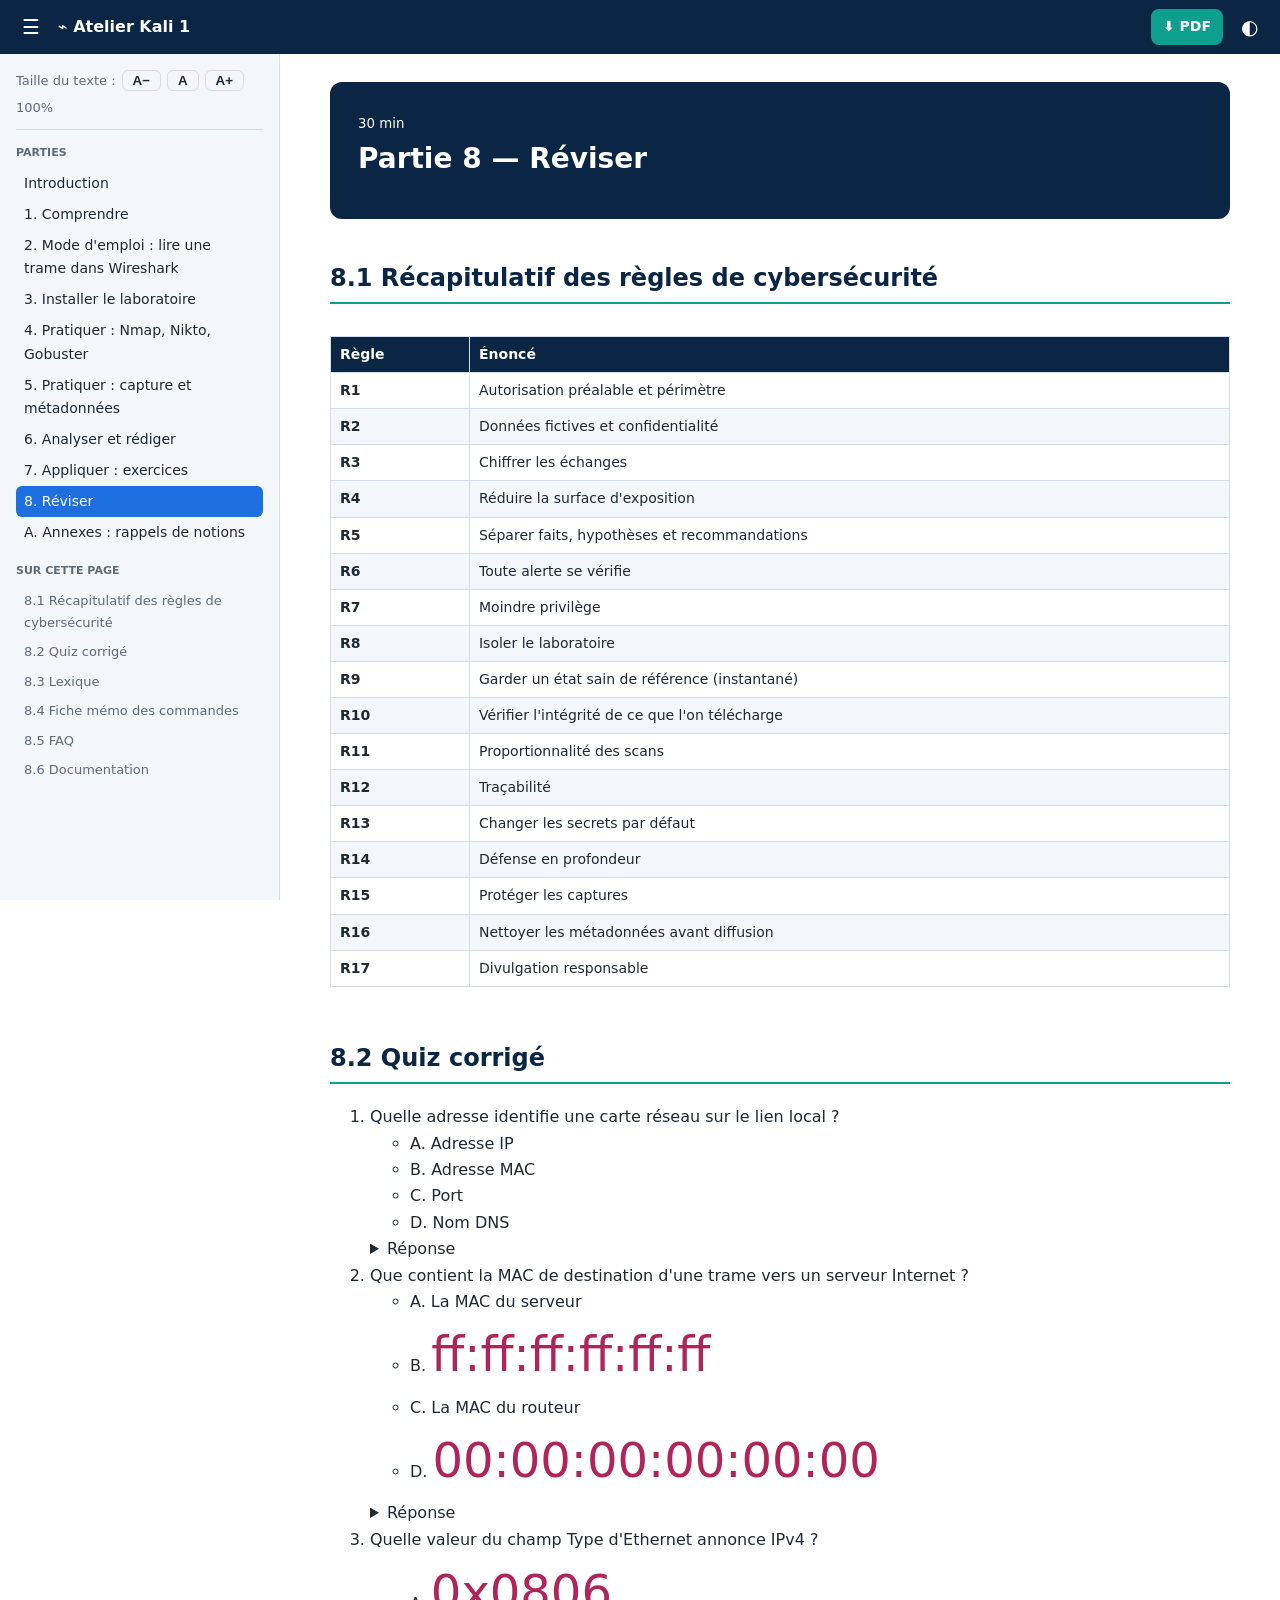
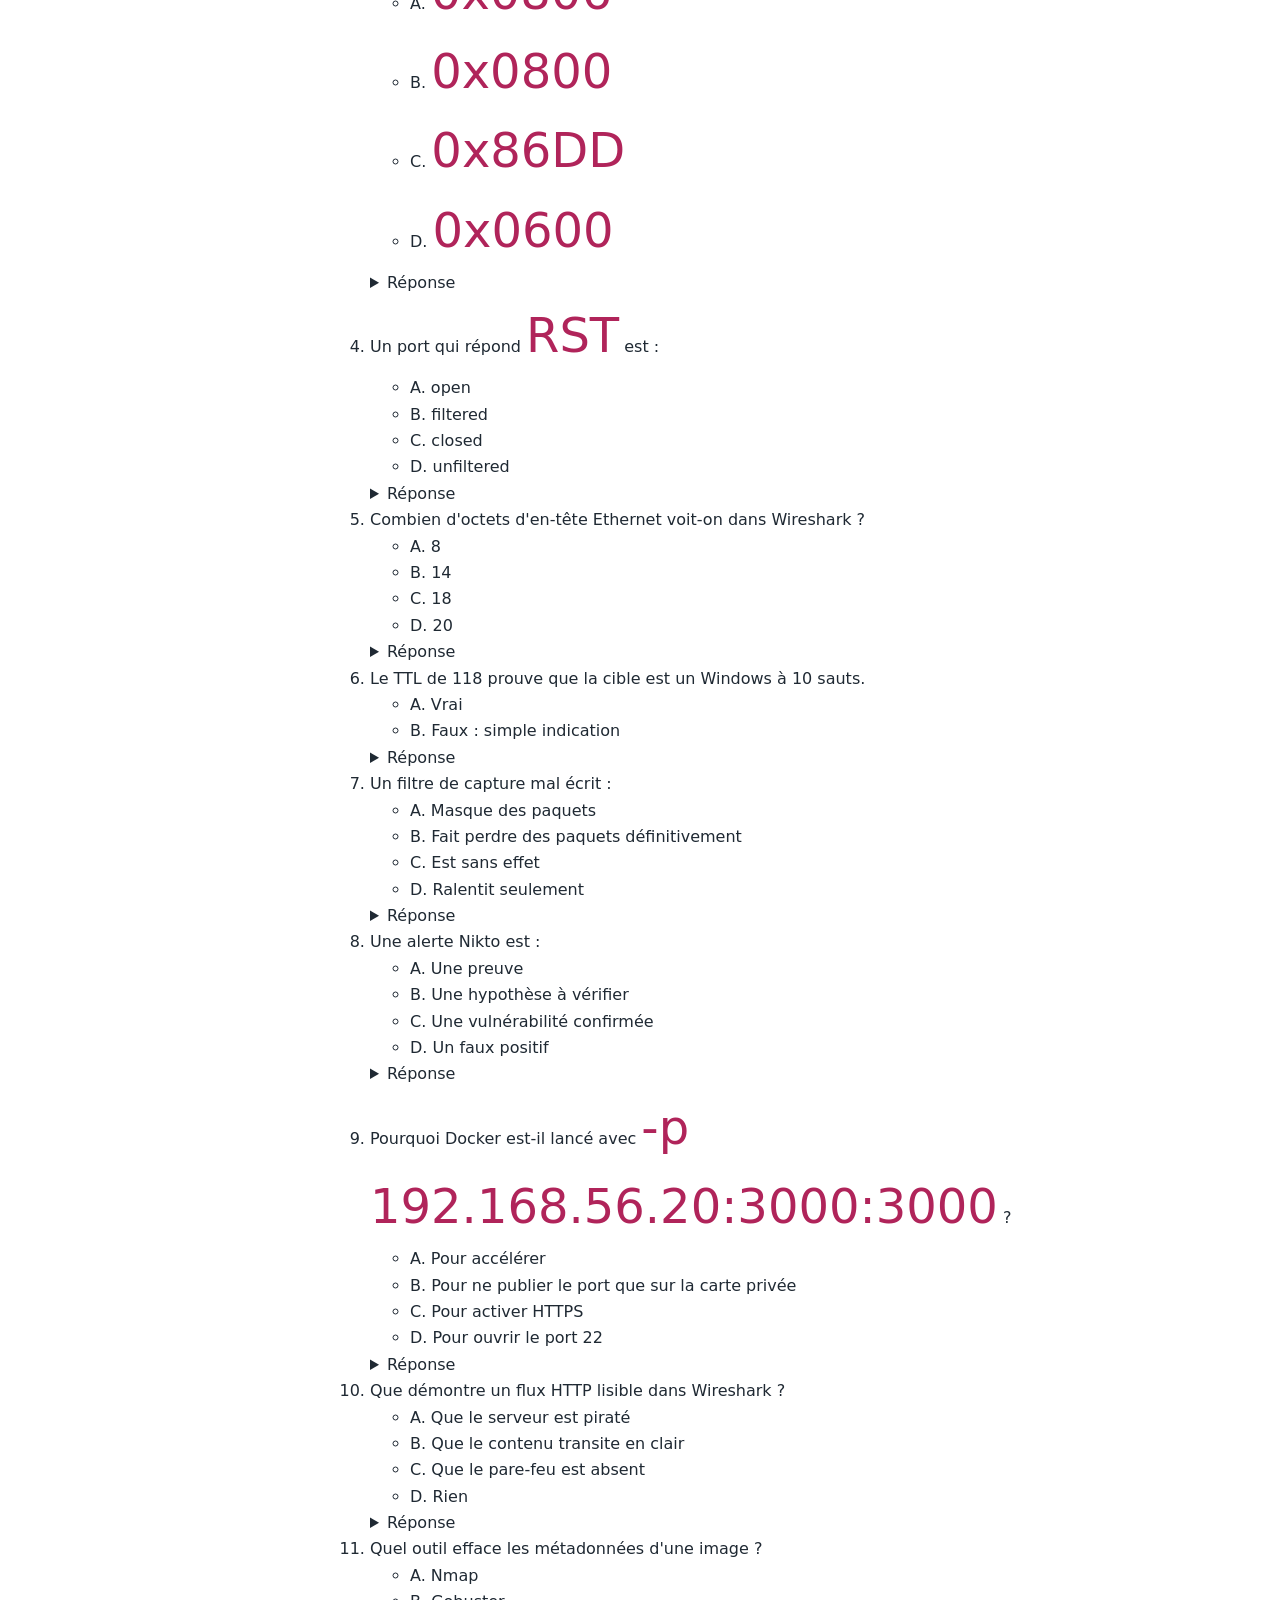
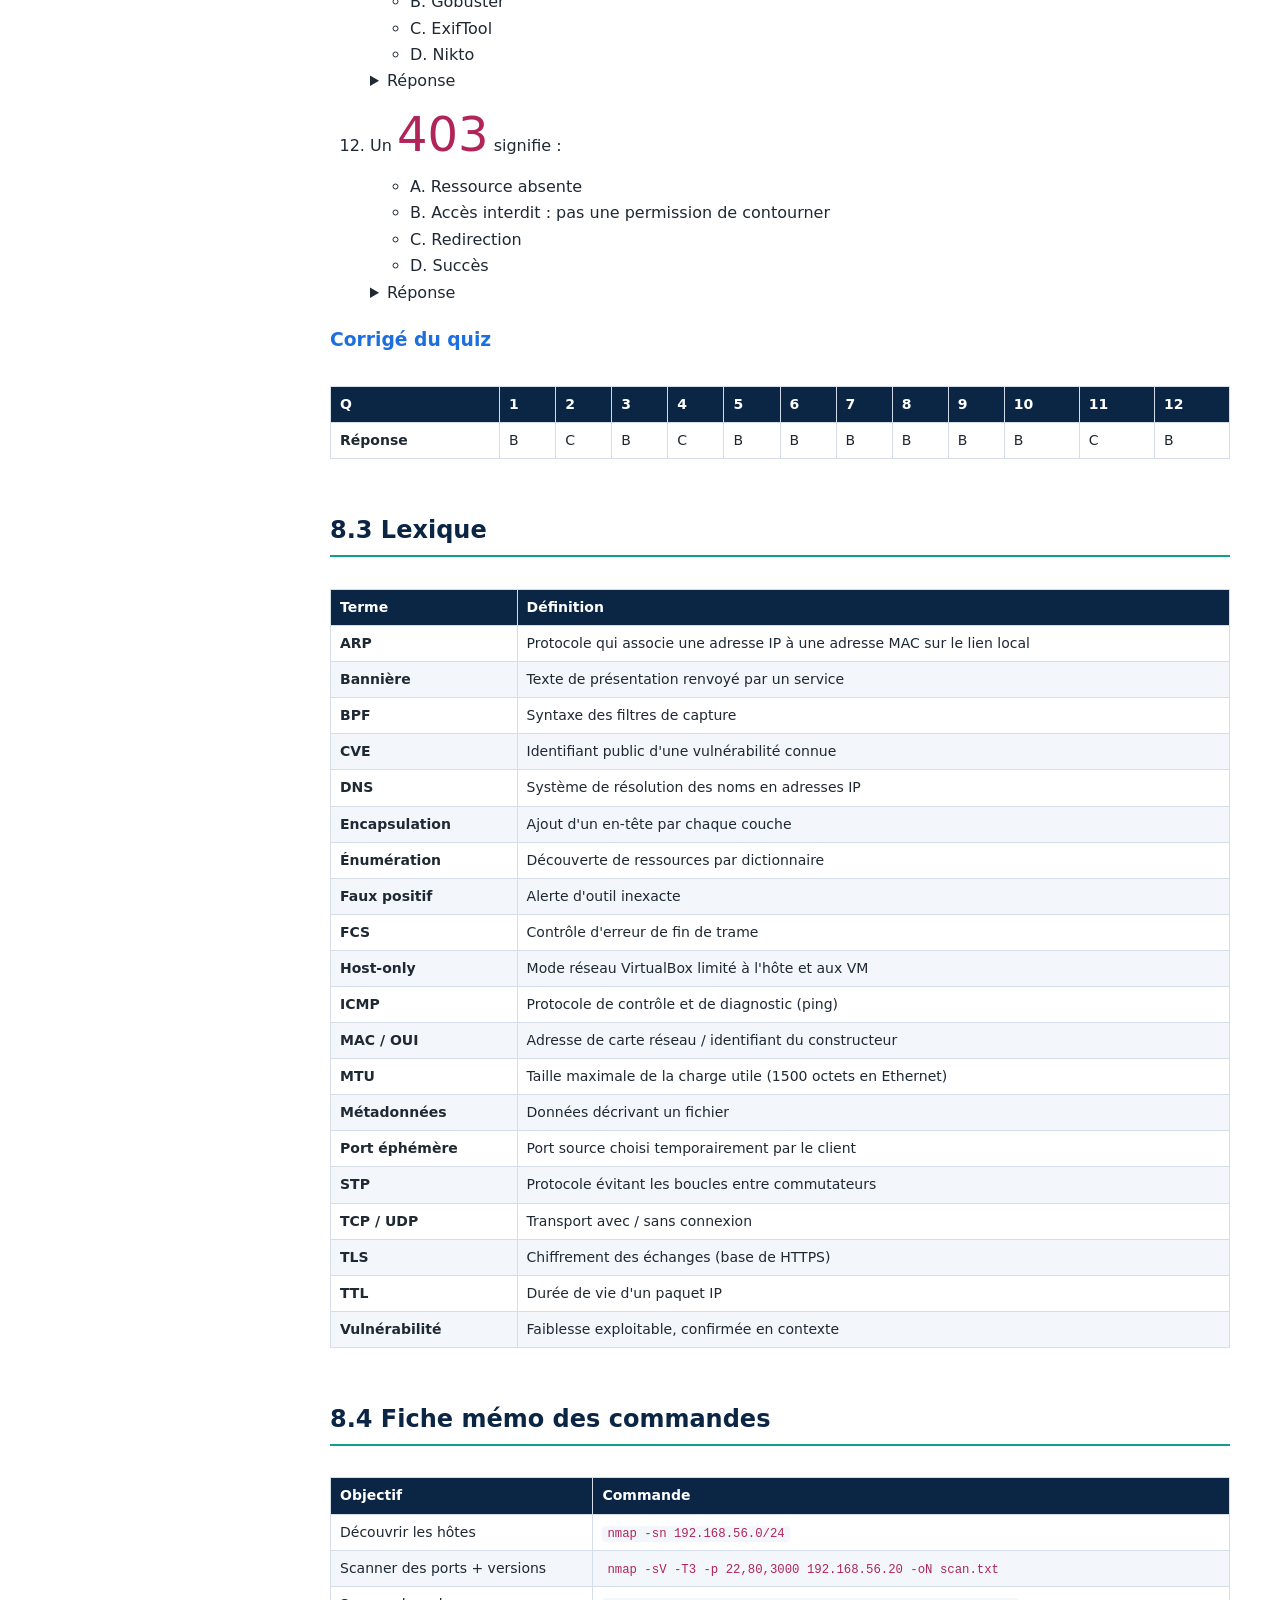
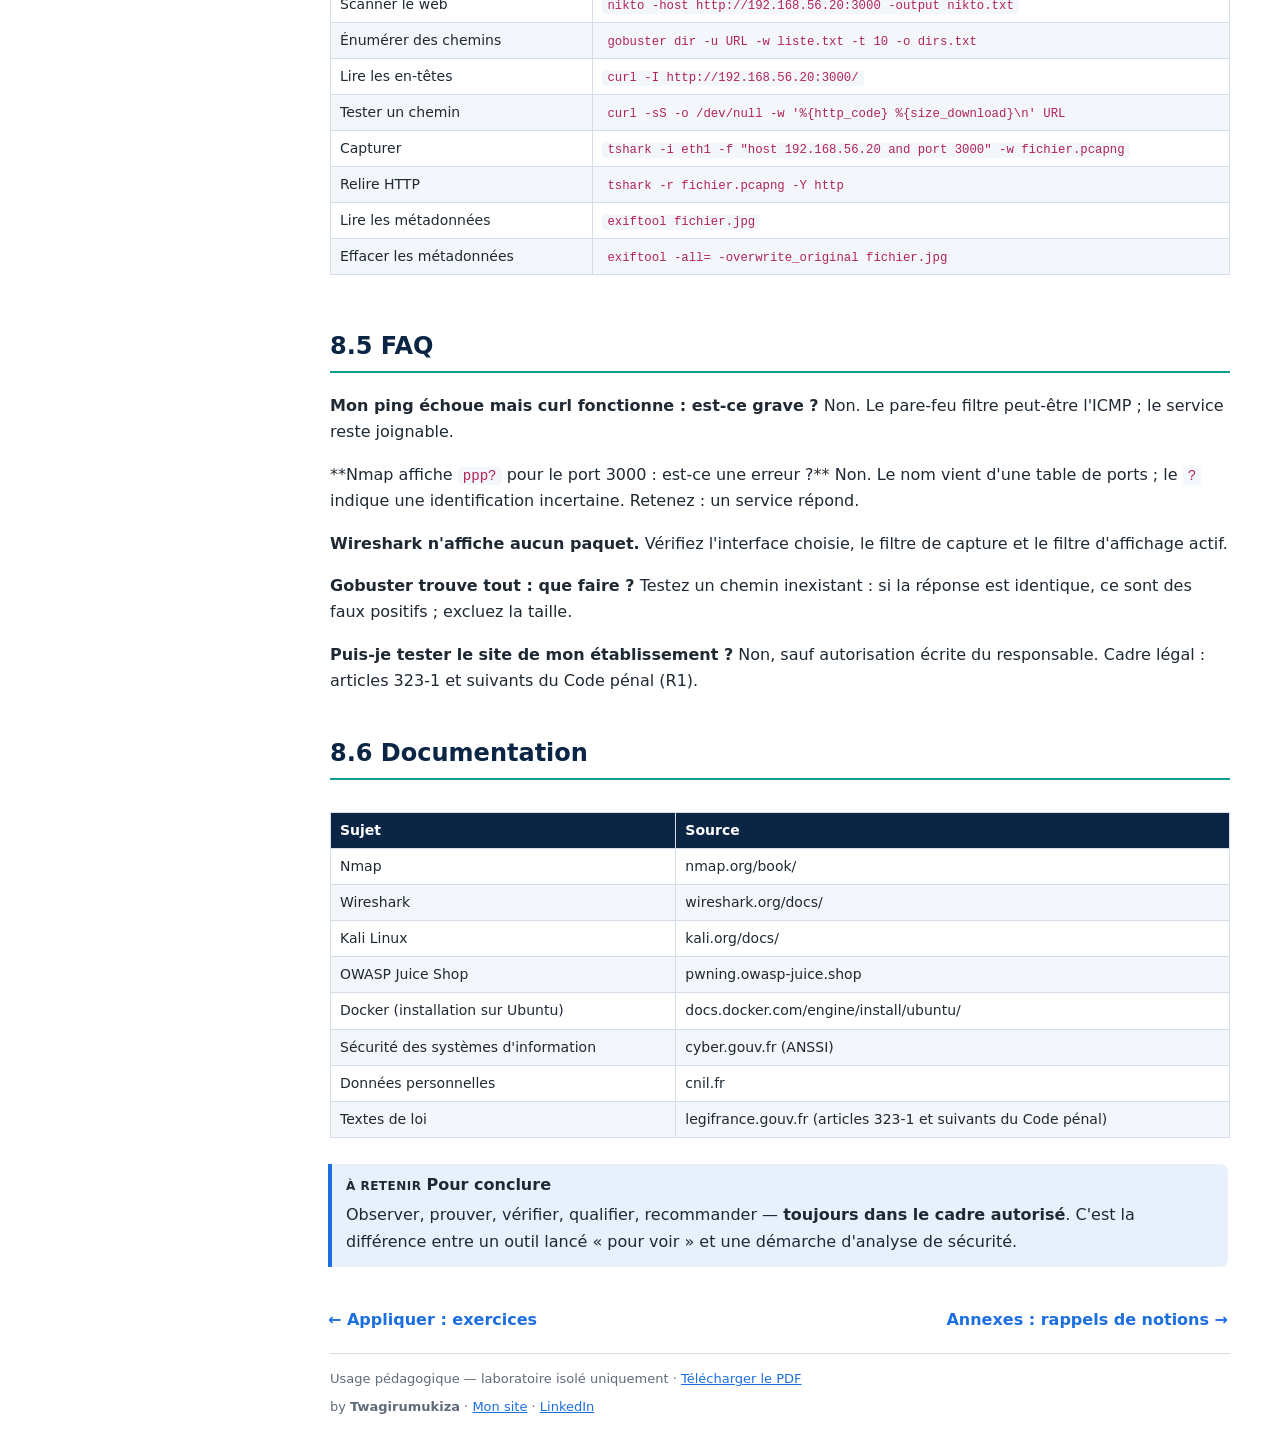
<file: partie-8.html>
<!doctype html><html lang="fr"><head><meta charset="utf-8"><meta name="viewport" content="width=device-width,initial-scale=1"><title>Partie 8 — Réviser · Atelier Kali 1</title><link rel="stylesheet" href="assets/site.css"><script>if(localStorage.sb=='0')document.documentElement.classList.add('hide');if(localStorage.th)document.documentElement.dataset.th=localStorage.th;if(localStorage.fs)document.documentElement.style.setProperty('--fs',localStorage.fs+'%')</script></head><body>
<header><button id="mn" aria-label="Menu">☰</button><a class="lg" href="index.html">⌁ Atelier Kali 1</a><a class="btn sm" href="assets/Seance3_Atelier_Kali1_Cours_detaille.pdf" download>⬇ PDF</a><button id="th" aria-label="Thème">◐</button></header>
<nav id="sb"><div class="fs">Taille du texte : <button data-fs="-10" aria-label="Réduire">A−</button><button data-fs="0" aria-label="Taille normale">A</button><button data-fs="10" aria-label="Agrandir">A+</button><span id="fv">100%</span></div><b>Parties</b><a href="index.html" data-f="index.html">Introduction</a><a href="partie-1.html" data-f="partie-1.html">1. Comprendre</a><a href="partie-2.html" data-f="partie-2.html">2. Mode d'emploi : lire une trame dans Wireshark</a><a href="partie-3.html" data-f="partie-3.html">3. Installer le laboratoire</a><a href="partie-4.html" data-f="partie-4.html">4. Pratiquer : Nmap, Nikto, Gobuster</a><a href="partie-5.html" data-f="partie-5.html">5. Pratiquer : capture et métadonnées</a><a href="partie-6.html" data-f="partie-6.html">6. Analyser et rédiger</a><a href="partie-7.html" data-f="partie-7.html">7. Appliquer : exercices</a><a href="partie-8.html" data-f="partie-8.html">8. Réviser</a><a href="annexes.html" data-f="annexes.html">A. Annexes : rappels de notions</a><b>Sur cette page</b><a class="t" href="#8-1-recapitulatif-des-regles-de-cybersec">8.1 Récapitulatif des règles de cybersécurité</a><a class="t" href="#8-2-quiz-corrige">8.2 Quiz corrigé</a><a class="t" href="#8-3-lexique">8.3 Lexique</a><a class="t" href="#8-4-fiche-memo-des-commandes">8.4 Fiche mémo des commandes</a><a class="t" href="#8-5-faq">8.5 FAQ</a><a class="t" href="#8-6-documentation">8.6 Documentation</a></nav>
<main><div class="ph"><small>30 min</small><h1>Partie 8 — Réviser</h1></div><h2 id="8-1-recapitulatif-des-regles-de-cybersec">8.1 Récapitulatif des règles de cybersécurité</h2><div class="tw"><table><thead><tr><th>Règle</th><th>Énoncé</th></tr></thead><tbody><tr><td><strong>R1</strong></td><td>Autorisation préalable et périmètre</td></tr><tr><td><strong>R2</strong></td><td>Données fictives et confidentialité</td></tr><tr><td><strong>R3</strong></td><td>Chiffrer les échanges</td></tr><tr><td><strong>R4</strong></td><td>Réduire la surface d'exposition</td></tr><tr><td><strong>R5</strong></td><td>Séparer faits, hypothèses et recommandations</td></tr><tr><td><strong>R6</strong></td><td>Toute alerte se vérifie</td></tr><tr><td><strong>R7</strong></td><td>Moindre privilège</td></tr><tr><td><strong>R8</strong></td><td>Isoler le laboratoire</td></tr><tr><td><strong>R9</strong></td><td>Garder un état sain de référence (instantané)</td></tr><tr><td><strong>R10</strong></td><td>Vérifier l'intégrité de ce que l'on télécharge</td></tr><tr><td><strong>R11</strong></td><td>Proportionnalité des scans</td></tr><tr><td><strong>R12</strong></td><td>Traçabilité</td></tr><tr><td><strong>R13</strong></td><td>Changer les secrets par défaut</td></tr><tr><td><strong>R14</strong></td><td>Défense en profondeur</td></tr><tr><td><strong>R15</strong></td><td>Protéger les captures</td></tr><tr><td><strong>R16</strong></td><td>Nettoyer les métadonnées avant diffusion</td></tr><tr><td><strong>R17</strong></td><td>Divulgation responsable</td></tr></tbody></table></div><h2 id="8-2-quiz-corrige">8.2 Quiz corrigé</h2><ol class="quiz"><li>Quelle adresse identifie une carte réseau sur le lien local ?<ul><li>A. Adresse IP</li><li>B. Adresse MAC</li><li>C. Port</li><li>D. Nom DNS</li></ul><details><summary>Réponse</summary><b>B</b></details></li><li>Que contient la MAC de destination d'une trame vers un serveur Internet ?<ul><li>A. La MAC du serveur</li><li>B. <font name="Mono" size="8.2" color="#B0245A" backColor="#EEF1F6">ff:ff:ff:ff:ff:ff</font></li><li>C. La MAC du routeur</li><li>D. <font name="Mono" size="8.2" color="#B0245A" backColor="#EEF1F6">00:00:00:00:00:00</font></li></ul><details><summary>Réponse</summary><b>C</b></details></li><li>Quelle valeur du champ Type d'Ethernet annonce IPv4 ?<ul><li>A. <font name="Mono" size="8.2" color="#B0245A" backColor="#EEF1F6">0x0806</font></li><li>B. <font name="Mono" size="8.2" color="#B0245A" backColor="#EEF1F6">0x0800</font></li><li>C. <font name="Mono" size="8.2" color="#B0245A" backColor="#EEF1F6">0x86DD</font></li><li>D. <font name="Mono" size="8.2" color="#B0245A" backColor="#EEF1F6">0x0600</font></li></ul><details><summary>Réponse</summary><b>B</b></details></li><li>Un port qui répond <font name="Mono" size="8.2" color="#B0245A" backColor="#EEF1F6">RST</font> est :<ul><li>A. open</li><li>B. filtered</li><li>C. closed</li><li>D. unfiltered</li></ul><details><summary>Réponse</summary><b>C</b></details></li><li>Combien d'octets d'en-tête Ethernet voit-on dans Wireshark ?<ul><li>A. 8</li><li>B. 14</li><li>C. 18</li><li>D. 20</li></ul><details><summary>Réponse</summary><b>B</b></details></li><li>Le TTL de 118 prouve que la cible est un Windows à 10 sauts.<ul><li>A. Vrai</li><li>B. Faux : simple indication</li></ul><details><summary>Réponse</summary><b>B</b></details></li><li>Un filtre de capture mal écrit :<ul><li>A. Masque des paquets</li><li>B. Fait perdre des paquets définitivement</li><li>C. Est sans effet</li><li>D. Ralentit seulement</li></ul><details><summary>Réponse</summary><b>B</b></details></li><li>Une alerte Nikto est :<ul><li>A. Une preuve</li><li>B. Une hypothèse à vérifier</li><li>C. Une vulnérabilité confirmée</li><li>D. Un faux positif</li></ul><details><summary>Réponse</summary><b>B</b></details></li><li>Pourquoi Docker est-il lancé avec <font name="Mono" size="8.2" color="#B0245A" backColor="#EEF1F6">-p 192.168.56.20:3000:3000</font> ?<ul><li>A. Pour accélérer</li><li>B. Pour ne publier le port que sur la carte privée</li><li>C. Pour activer HTTPS</li><li>D. Pour ouvrir le port 22</li></ul><details><summary>Réponse</summary><b>B</b></details></li><li>Que démontre un flux HTTP lisible dans Wireshark ?<ul><li>A. Que le serveur est piraté</li><li>B. Que le contenu transite en clair</li><li>C. Que le pare-feu est absent</li><li>D. Rien</li></ul><details><summary>Réponse</summary><b>B</b></details></li><li>Quel outil efface les métadonnées d'une image ?<ul><li>A. Nmap</li><li>B. Gobuster</li><li>C. ExifTool</li><li>D. Nikto</li></ul><details><summary>Réponse</summary><b>C</b></details></li><li>Un <font name="Mono" size="8.2" color="#B0245A" backColor="#EEF1F6">403</font> signifie :<ul><li>A. Ressource absente</li><li>B. Accès interdit : pas une permission de contourner</li><li>C. Redirection</li><li>D. Succès</li></ul><details><summary>Réponse</summary><b>B</b></details></li></ol><h3>Corrigé du quiz</h3><div class="tw"><table><thead><tr><th>Q</th><th>1</th><th>2</th><th>3</th><th>4</th><th>5</th><th>6</th><th>7</th><th>8</th><th>9</th><th>10</th><th>11</th><th>12</th></tr></thead><tbody><tr><td><strong>Réponse</strong></td><td>B</td><td>C</td><td>B</td><td>C</td><td>B</td><td>B</td><td>B</td><td>B</td><td>B</td><td>B</td><td>C</td><td>B</td></tr></tbody></table></div><h2 id="8-3-lexique">8.3 Lexique</h2><div class="tw"><table><thead><tr><th>Terme</th><th>Définition</th></tr></thead><tbody><tr><td><strong>ARP</strong></td><td>Protocole qui associe une adresse IP à une adresse MAC sur le lien local</td></tr><tr><td><strong>Bannière</strong></td><td>Texte de présentation renvoyé par un service</td></tr><tr><td><strong>BPF</strong></td><td>Syntaxe des filtres de capture</td></tr><tr><td><strong>CVE</strong></td><td>Identifiant public d'une vulnérabilité connue</td></tr><tr><td><strong>DNS</strong></td><td>Système de résolution des noms en adresses IP</td></tr><tr><td><strong>Encapsulation</strong></td><td>Ajout d'un en-tête par chaque couche</td></tr><tr><td><strong>Énumération</strong></td><td>Découverte de ressources par dictionnaire</td></tr><tr><td><strong>Faux positif</strong></td><td>Alerte d'outil inexacte</td></tr><tr><td><strong>FCS</strong></td><td>Contrôle d'erreur de fin de trame</td></tr><tr><td><strong>Host-only</strong></td><td>Mode réseau VirtualBox limité à l'hôte et aux VM</td></tr><tr><td><strong>ICMP</strong></td><td>Protocole de contrôle et de diagnostic (ping)</td></tr><tr><td><strong>MAC / OUI</strong></td><td>Adresse de carte réseau / identifiant du constructeur</td></tr><tr><td><strong>MTU</strong></td><td>Taille maximale de la charge utile (1500 octets en Ethernet)</td></tr><tr><td><strong>Métadonnées</strong></td><td>Données décrivant un fichier</td></tr><tr><td><strong>Port éphémère</strong></td><td>Port source choisi temporairement par le client</td></tr><tr><td><strong>STP</strong></td><td>Protocole évitant les boucles entre commutateurs</td></tr><tr><td><strong>TCP / UDP</strong></td><td>Transport avec / sans connexion</td></tr><tr><td><strong>TLS</strong></td><td>Chiffrement des échanges (base de HTTPS)</td></tr><tr><td><strong>TTL</strong></td><td>Durée de vie d'un paquet IP</td></tr><tr><td><strong>Vulnérabilité</strong></td><td>Faiblesse exploitable, confirmée en contexte</td></tr></tbody></table></div><h2 id="8-4-fiche-memo-des-commandes">8.4 Fiche mémo des commandes</h2><div class="tw"><table><thead><tr><th>Objectif</th><th>Commande</th></tr></thead><tbody><tr><td>Découvrir les hôtes</td><td><code>nmap -sn 192.168.56.0/24</code></td></tr><tr><td>Scanner des ports + versions</td><td><code>nmap -sV -T3 -p 22,80,3000 192.168.56.20 -oN scan.txt</code></td></tr><tr><td>Scanner le web</td><td><code>nikto -host http://192.168.56.20:3000 -output nikto.txt</code></td></tr><tr><td>Énumérer des chemins</td><td><code>gobuster dir -u URL -w liste.txt -t 10 -o dirs.txt</code></td></tr><tr><td>Lire les en-têtes</td><td><code>curl -I http://192.168.56.20:3000/</code></td></tr><tr><td>Tester un chemin</td><td><code>curl -sS -o /dev/null -w '%{http_code} %{size_download}\n' URL</code></td></tr><tr><td>Capturer</td><td><code>tshark -i eth1 -f "host 192.168.56.20 and port 3000" -w fichier.pcapng</code></td></tr><tr><td>Relire HTTP</td><td><code>tshark -r fichier.pcapng -Y http</code></td></tr><tr><td>Lire les métadonnées</td><td><code>exiftool fichier.jpg</code></td></tr><tr><td>Effacer les métadonnées</td><td><code>exiftool -all= -overwrite_original fichier.jpg</code></td></tr></tbody></table></div><h2 id="8-5-faq">8.5 FAQ</h2><p><strong>Mon ping échoue mais curl fonctionne : est-ce grave ?</strong> Non. Le pare-feu filtre peut-être l'ICMP ; le service reste joignable.</p><p>**Nmap affiche <code>ppp?</code> pour le port 3000 : est-ce une erreur ?** Non. Le nom vient d'une table de ports ; le <code>?</code> indique une identification incertaine. Retenez : un service répond.</p><p><strong>Wireshark n'affiche aucun paquet.</strong> Vérifiez l'interface choisie, le filtre de capture et le filtre d'affichage actif.</p><p><strong>Gobuster trouve tout : que faire ?</strong> Testez un chemin inexistant : si la réponse est identique, ce sont des faux positifs ; excluez la taille.</p><p><strong>Puis-je tester le site de mon établissement ?</strong> Non, sauf autorisation écrite du responsable. Cadre légal : articles 323-1 et suivants du Code pénal (R1).</p><h2 id="8-6-documentation">8.6 Documentation</h2><div class="tw"><table><thead><tr><th>Sujet</th><th>Source</th></tr></thead><tbody><tr><td>Nmap</td><td>nmap.org/book/</td></tr><tr><td>Wireshark</td><td>wireshark.org/docs/</td></tr><tr><td>Kali Linux</td><td>kali.org/docs/</td></tr><tr><td>OWASP Juice Shop</td><td>pwning.owasp-juice.shop</td></tr><tr><td>Docker (installation sur Ubuntu)</td><td>docs.docker.com/engine/install/ubuntu/</td></tr><tr><td>Sécurité des systèmes d'information</td><td>cyber.gouv.fr (ANSSI)</td></tr><tr><td>Données personnelles</td><td>cnil.fr</td></tr><tr><td>Textes de loi</td><td>legifrance.gouv.fr (articles 323-1 et suivants du Code pénal)</td></tr></tbody></table></div><div class="box retenir"><b class="lab">À RETENIR</b> <b>Pour conclure</b><p>Observer, prouver, vérifier, qualifier, recommander — <strong>toujours dans le cadre autorisé</strong>. C'est la différence entre un outil lancé « pour voir » et une démarche d'analyse de sécurité.</p></div><div class="pn"><a href="partie-7.html">← Appliquer : exercices</a><a href="annexes.html">Annexes : rappels de notions →</a></div><footer>Usage pédagogique — laboratoire isolé uniquement · <a href="assets/Seance3_Atelier_Kali1_Cours_detaille.pdf" download>Télécharger le PDF</a><div class="by">by <strong>Twagirumukiza</strong> · <a href="https://twagirumukiza.github.io/Twagirumukiza-Innocent/" target="_blank" rel="noopener">Mon site</a> · <a href="https://www.linkedin.com/in/innocent-twagirumukiza/" target="_blank" rel="noopener">LinkedIn</a></div></footer></main>
<script src="assets/config.js"></script><script src="assets/site.js"></script></body></html>
</file>
<file: assets/site.css>
:root{--bg:#fff;--fg:#1f2933;--mu:#5f6b7a;--bd:#d5dde8;--ac:#1d6fe0;--nv:#0b2545;--lt:#f3f6fa}
[data-th=dark]{--bg:#0e1621;--fg:#dbe4ee;--mu:#93a4b8;--bd:#25354a;--lt:#162233;--nv:#cfe3ff}
*{box-sizing:border-box}html{font-size:var(--fs,100%)}body{margin:0;font:1rem/1.65 system-ui,sans-serif;background:var(--bg);color:var(--fg)}
header{position:fixed;top:0;left:0;right:0;height:54px;display:flex;align-items:center;gap:12px;padding:0 16px;background:var(--nv);color:#fff;z-index:9}
header .lg{color:#fff;font-weight:700;text-decoration:none;margin-right:auto}header button{background:none;border:0;color:#fff;font-size:20px;cursor:pointer}
.btn{background:#0e9f8e;color:#fff;padding:10px 18px;border-radius:8px;text-decoration:none;font-weight:600;display:inline-block}.btn.sm{padding:6px 12px;font-size:14px}
#sb{position:fixed;top:54px;bottom:0;width:280px;overflow:auto;padding:16px;background:var(--lt);border-right:1px solid var(--bd);font-size:14px}
#sb b{display:block;margin:14px 0 6px;color:var(--mu);text-transform:uppercase;font-size:11px}#sb a{display:block;padding:4px 8px;color:var(--fg);text-decoration:none;border-radius:6px}
#sb a.on{background:var(--ac);color:#fff}#sb a.t{color:var(--mu);font-size:13px}
main{margin:54px 0 0 280px;padding:28px min(5vw,48px)}main>*{max-width:900px;margin-left:auto;margin-right:auto}
.hero,.ph{background:var(--nv);color:#fff;border-radius:12px;padding:28px;margin-bottom:24px}.hero h1,.ph h1{margin:0 0 8px}.ph h1{font-size:28px}[data-th=dark] .hero,[data-th=dark] .ph{background:#16345f}
h2{color:var(--nv);border-bottom:2px solid #0e9f8e;padding-bottom:4px;margin-top:40px}h3{color:var(--ac)}
.step{display:flex;gap:10px;align-items:center;margin:26px 0 10px;border-bottom:2px solid #0e9f8e;padding-bottom:4px}.step span{background:#0e9f8e;color:#fff;padding:2px 10px;border-radius:4px;font-size:13px}
code{background:var(--lt);color:#b0245a;padding:1px 5px;border-radius:4px;font:.88em ui-monospace,Consolas,monospace}
.tw{overflow-x:auto}table{border-collapse:collapse;width:100%;font-size:.875rem;margin:12px 0}th{background:var(--nv);color:#fff;text-align:left}[data-th=dark] th{background:#16345f}th,td{border:1px solid var(--bd);padding:6px 9px;vertical-align:top}tr:nth-child(even) td{background:var(--lt)}
.box{border-left:4px solid var(--c,#1d6fe0);background:color-mix(in srgb,var(--c,#1d6fe0) 10%,transparent);padding:8px 14px;margin:14px 0;border-radius:0 8px 8px 0}.box p{margin:4px 0}.lab{color:var(--c);font-size:12px;letter-spacing:.04em}
.piege{--c:#d9730d}.attendu,.objectif,.pratique{--c:#0e9f8e}.nonconclure{--c:#d64545}.definition{--c:#7b4ddb}.regle{--c:#2c5aa0}.legal{--c:#8e1b3a}
.term{background:#0d1117;border-radius:8px;margin:14px 0;overflow:hidden;box-shadow:0 2px 8px #0003}.bar{background:#21262d;display:flex;align-items:center;gap:6px;padding:7px 12px}.bar i{width:11px;height:11px;border-radius:50%;background:#ff5f56}.bar i:nth-child(2){background:#ffbd2e}.bar i:nth-child(3){background:#27c93f}
.bar span{flex:1;text-align:center;color:#8b949e;font:12px monospace}.cp{background:#30363d;color:#c9d1d9;border:0;border-radius:4px;padding:2px 8px;cursor:pointer;font-size:12px}
pre{margin:0;padding:12px 14px;color:#c9d1d9;font:.82rem/1.5 ui-monospace,Consolas,monospace;overflow-x:auto}.g{color:#3fb950;font-weight:700}.bl{color:#79c0ff;font-weight:700}.cm{color:#6e7681;font-style:italic}
figure{margin:18px 0;text-align:center}figure img{max-width:100%;border:1px solid var(--bd);border-radius:6px;background:#fff}figcaption{color:var(--mu);font-size:13px;font-style:italic}
.mx td{text-align:center;font-weight:700}.c-Faible{background:#cdefd9!important;color:#000}.c-Moyen{background:#fff1b8!important;color:#000}.c-Élevé{background:#ffd3a8!important;color:#000}.c-Critique{background:#f8b4b4!important;color:#000}
.pn{display:flex;justify-content:space-between;margin:40px 0 20px}.pn a{color:var(--ac);font-weight:600;text-decoration:none}footer{border-top:1px solid var(--bd);padding-top:14px;color:var(--mu);font-size:13px}
#mn{display:block}@media(max-width:860px){#mn{display:block}#sb{transform:translateX(-100%);transition:.2s;z-index:8}#sb.open{transform:none}main{margin-left:0}}
@media print{header,#sb,.pn{display:none}main{margin:0}}

.fs{display:flex;gap:6px;align-items:center;margin:10px 0}.fs button{background:var(--lt);color:var(--fg);border:1px solid var(--bd);border-radius:6px;padding:2px 10px;cursor:pointer;font-weight:700}.by{margin-top:6px}footer a{color:var(--ac)}

img.z,figure img{cursor:zoom-in}#lb{position:fixed;inset:0;background:#000d;z-index:99;display:none;overflow:hidden;touch-action:none}#lb.on{display:block}#lb img{position:absolute;left:50%;top:50%;max-width:92vw;max-height:88vh;transform-origin:center;cursor:grab;user-select:none;-webkit-user-drag:none;background:#fff}
#lb .tb{position:absolute;top:10px;right:10px;display:flex;gap:6px;z-index:2}#lb button{background:#fff;border:0;border-radius:6px;font:700 18px sans-serif;padding:4px 12px;cursor:pointer}html{scroll-behavior:auto}*{overflow-anchor:none}

#sb .fs{margin:0 0 6px;padding-bottom:10px;border-bottom:1px solid var(--bd);font-size:13px;color:var(--mu);flex-wrap:wrap}

#sb{transition:transform .2s}main{transition:margin .2s}@media(min-width:861px){.hide #sb{transform:translateX(-100%)}.hide main{margin-left:0}}
</file>
